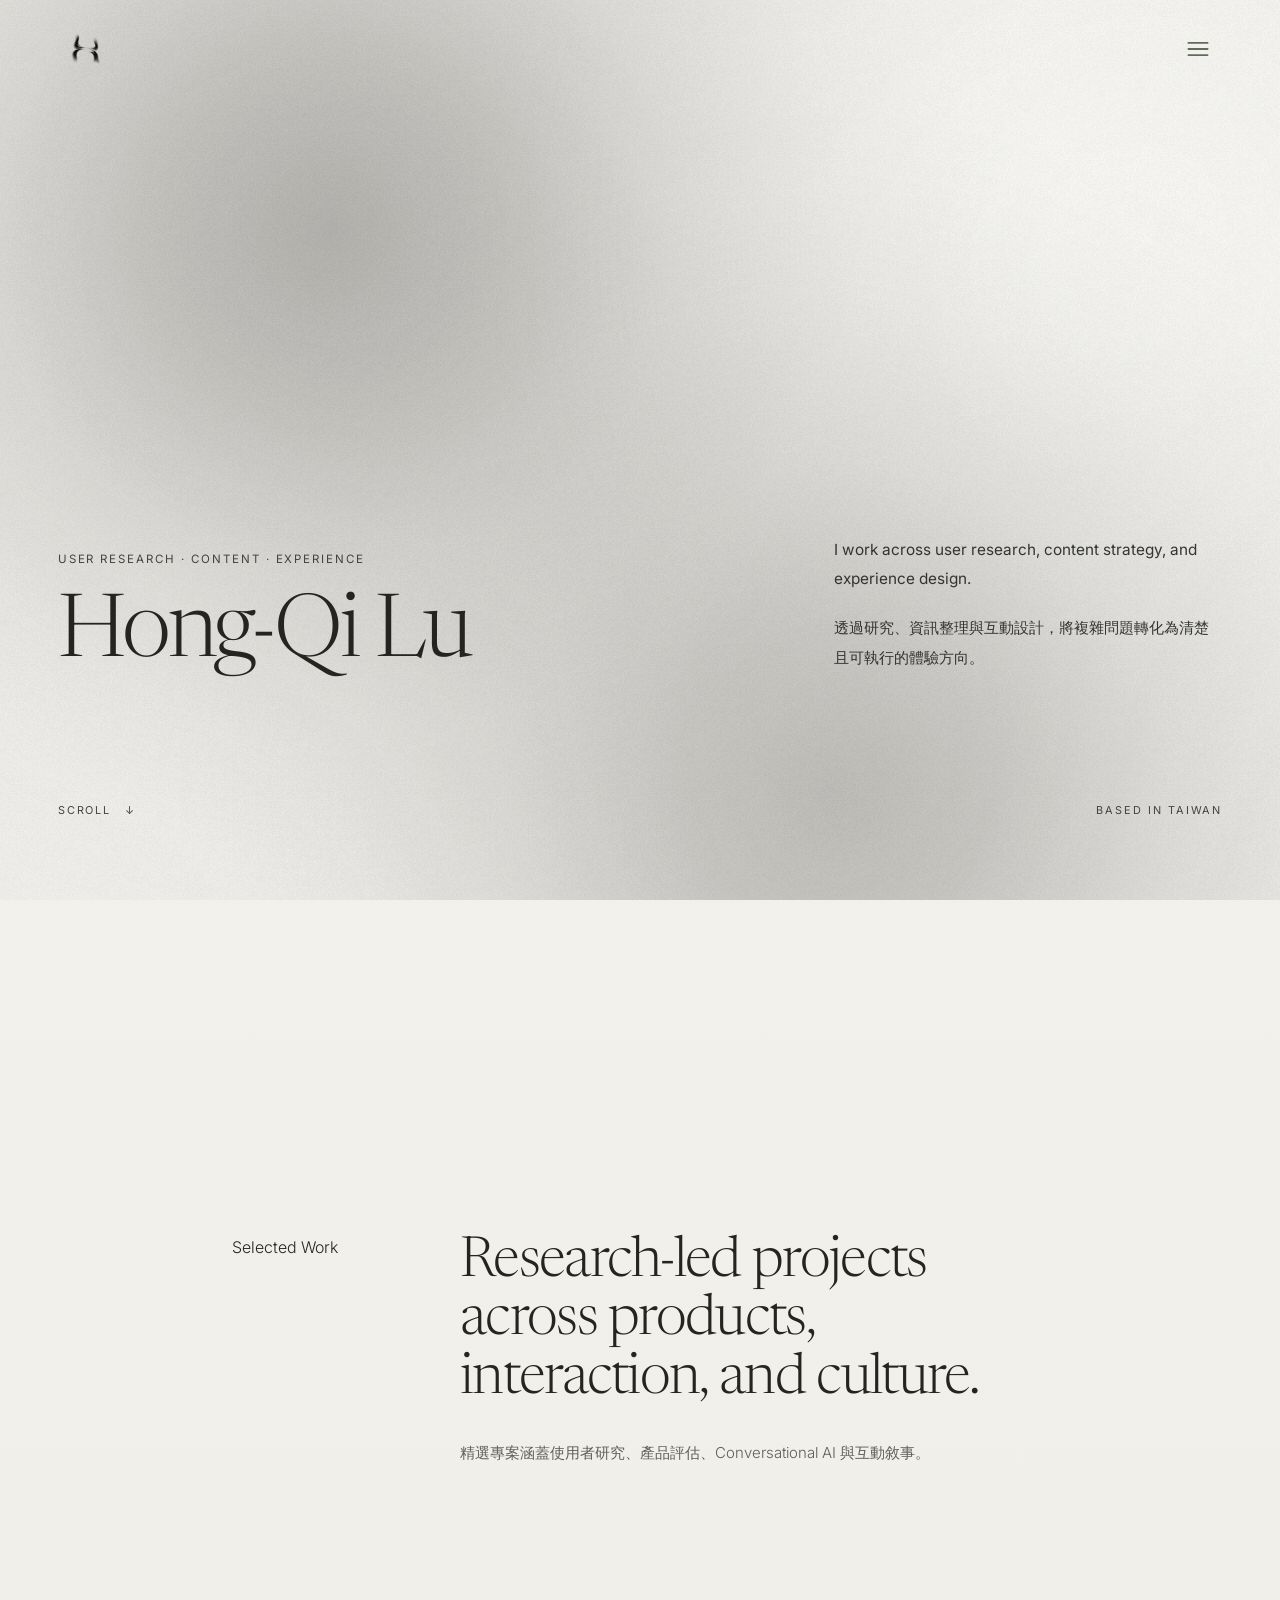
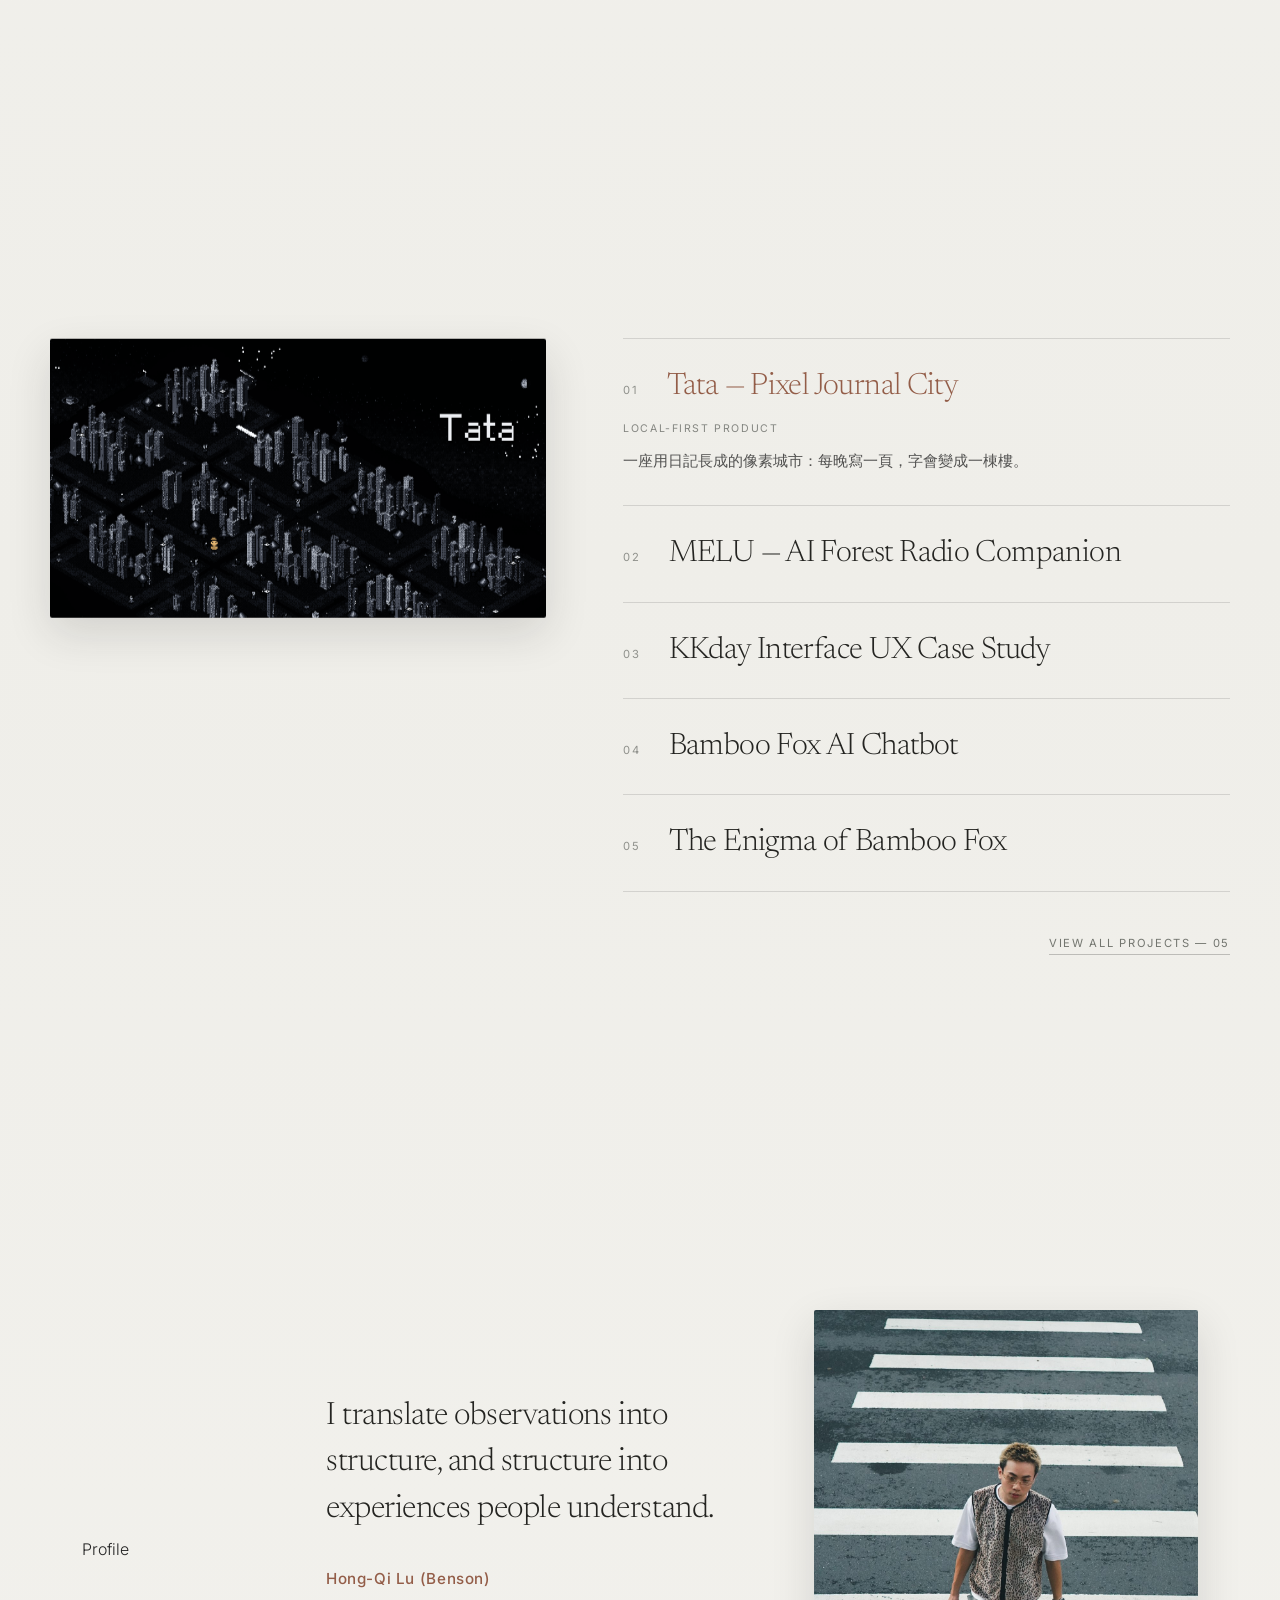
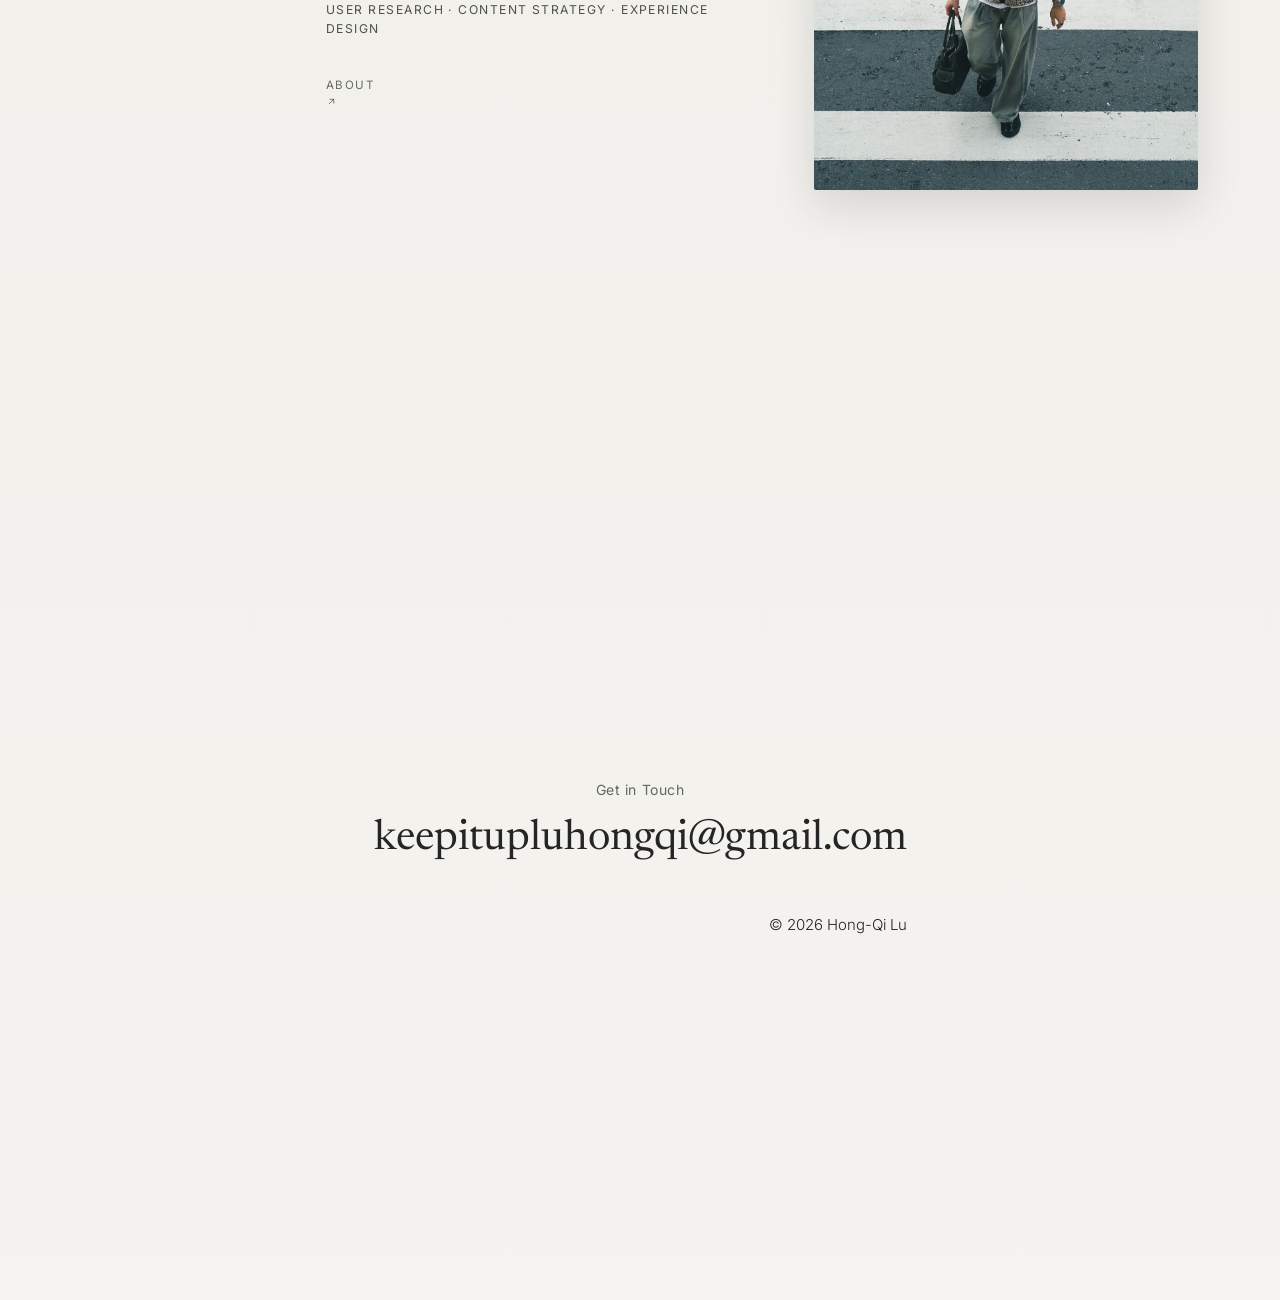
<file: index.html>
<!DOCTYPE html>
<html lang="zh-Hant">
<head>
<meta charset="UTF-8">
<meta name="viewport" content="width=device-width, initial-scale=1.0">
<title>Hong-Qi Lu — Selected Work</title>
<link rel="preconnect" href="https://fonts.googleapis.com">
<link rel="preconnect" href="https://fonts.gstatic.com" crossorigin>
<link href="https://fonts.googleapis.com/css2?family=Newsreader:ital,opsz,wght@0,6..72,300;0,6..72,400;0,6..72,500;1,6..72,400&family=Inter:wght@300;400;500&display=swap" rel="stylesheet">
<meta name="description" content="Hong-Qi Lu (Benson) — portfolio in user research, content strategy, and experience design. Based in Taiwan.">
<link rel="icon" type="image/png" href="assets/logo/hongqi-h-logo.png">
<meta property="og:type" content="website">
<meta property="og:title" content="Hong-Qi Lu — Selected Work">
<meta property="og:description" content="Portfolio in user research, content strategy, and experience design.">
<meta property="og:image" content="https://benson-lu77.github.io/Benson/assets/logo/hongqi-h-logo.png">
<meta property="og:url" content="https://benson-lu77.github.io/Benson/">
<link rel="stylesheet" href="style.css?v=20260903-hero4">
<style>
  /* Full-page scroll-snap: 5 homepage screens (desktop only) */
  @media (min-width: 761px){
    html{
      scroll-snap-type:y mandatory;
      scroll-behavior:smooth;
    }
    .page-home{ overscroll-behavior-y:none; }
    /* nav overlays so every screen snaps cleanly to the top */
    .page-home .site-nav{
      position: fixed;
      top: 0; left: 0; right: 0;
      z-index: 50;
    }
    .water-hero{ min-height: 100svh; }
    [data-home-panel]{
      scroll-snap-align: start;
      scroll-snap-stop: always;
    }
    .water-hero,
    .work-intro,
    .project-showcase,
    .home-profile,
    .site-footer{
      min-height: 100svh;
      display: flex;
      flex-direction: column;
      justify-content: center;
    }
    .home-profile{ padding-top: 0; padding-bottom: 0; }
    /* clear the fixed nav + breathing room so the project list isn't jammed to the top */
    .project-showcase{ padding-top: clamp(96px, 12vh, 140px); }
    .site-footer{
      margin-top: 0;
      border-top: 0;
      background: transparent;
    }
  }
  @media (min-width:901px) and (max-height:820px){
    .page-home .project-showcase{
      padding-top:82px;
      padding-bottom:34px;
    }
    .page-home .project-panel__row{ padding:11px 0; }
    .page-home .project-panel__title{ font-size:clamp(1.15rem,1.7vw,1.55rem); }
    .page-home .project-panel__meta{ padding-top:6px; }
    .page-home .project-panel__desc{ font-size:.82rem; line-height:1.5; }
    .page-home .project-index__viewall{ margin-top:16px; }
  }
  @media (prefers-reduced-motion:reduce){
    html{ scroll-behavior:auto; }
  }
</style>
</head>
<body class="page-home">

<a class="skip-link" href="#main-content">Skip to content</a>

<div class="site-water-layer" aria-hidden="true">
  <canvas id="siteWaterCanvas"></canvas>
</div>

<nav class="site-nav">
  <div class="wrap">
    <a
      href="index.html"
      class="nav-name site-logo--image"
      aria-label="Hong-Qi Lu — Home"
    >
      <img
        src="assets/logo/hongqi-h-logo.png?v=20260625-transparent"
        alt=""
        class="site-logo-image"
      >
    </a>
    <div class="nav-menu">
      <ul>
        <li><a href="index.html" class="nav-link active">Home</a></li>
        <li><a href="projects.html" class="nav-link">Projects</a></li>
        <li><a href="about.html" class="nav-link">About</a></li>
        <li><a href="contact.html" class="nav-link">Contact</a></li>
      </ul>
      <button class="nav-toggle" type="button" aria-label="Menu" aria-expanded="false">
        <svg viewBox="0 0 24 24" xmlns="http://www.w3.org/2000/svg" aria-hidden="true">
          <rect x="3" y="6" width="18" height="1.6" rx="0.8" fill="currentColor"/>
          <rect x="3" y="11.2" width="18" height="1.6" rx="0.8" fill="currentColor"/>
          <rect x="3" y="16.4" width="18" height="1.6" rx="0.8" fill="currentColor"/>
        </svg>
      </button>
    </div>
  </div>
</nav>

<section class="water-hero" id="main-content" aria-labelledby="water-hero-title" data-home-panel>
  <div class="water-hero__frame wrap">
    <div class="water-hero__identity">
      <div class="water-hero__title water-reveal">
        <p class="water-hero__kicker">
          USER RESEARCH · CONTENT · EXPERIENCE
        </p>
        <h1 id="water-hero-title">
          Hong-Qi Lu
        </h1>
      </div>
      <div class="water-hero__intro water-reveal">
        <p>
          I work across user research, content strategy,
          and experience design.
        </p>
        <p>
          透過研究、資訊整理與互動設計，將複雜問題轉化為清楚且可執行的體驗方向。</p>
      </div>
    </div>
    <div class="water-hero__bottom water-reveal">
      <a href="#selected-work" class="water-hero__scroll">
        <span>SCROLL</span>
        <span aria-hidden="true">↓</span>
      </a>
      <p>
        BASED IN TAIWAN
      </p>
    </div>
  </div>
</section>


<section class="work-intro water-section" id="selected-work" data-home-panel>
  <div class="wrap work-intro__inner">
    <p class="case-label water-reveal">
      Selected Work
    </p>
    <div class="work-intro__copy water-reveal">
      <h2>
        Research-led projects across
        products, interaction, and culture.
      </h2>
      <p>
        精選專案涵蓋使用者研究、產品評估、Conversational AI 與互動敘事。</p>
    </div>
  </div>
</section>

<section class="project-showcase project-panel water-section" aria-label="Selected projects" data-home-panel>
  <div class="project-panel__inner water-reveal">

    <div class="project-panel__media" aria-hidden="true">
      <div class="project-panel__frame">
        <img src="assets/tata/tata-hero.png" alt="">
      </div>
    </div>

    <div class="project-panel__list">

      <a href="project-tata.html" class="project-panel__row is-active"
         data-cover="assets/tata/tata-hero.png">
        <span class="project-panel__head">
          <span class="project-panel__num" aria-hidden="true">01</span>
          <span class="project-panel__title">Tata — Pixel Journal City</span>
        </span>
        <span class="project-panel__detail">
          <span class="project-panel__detail-inner">
            <span class="project-panel__meta">Local-first Product</span>
            <span class="project-panel__desc">一座用日記長成的像素城市：每晚寫一頁，字會變成一棟樓。</span>
            <img class="project-panel__thumb" src="assets/tata/tata-hero.png" alt="" loading="lazy">
          </span>
        </span>
      </a>

      <a href="project-melu.html" class="project-panel__row"
         data-cover="assets/melu/melu-cover-icon.svg">
        <span class="project-panel__head">
          <span class="project-panel__num" aria-hidden="true">02</span>
          <span class="project-panel__title">MELU — AI Forest Radio Companion</span>
        </span>
        <span class="project-panel__detail">
          <span class="project-panel__detail-inner">
            <span class="project-panel__meta">AI Music Companion</span>
            <span class="project-panel__desc">結合 AI 對話、音樂推薦與情緒紀錄的森林電台。</span>
            <img class="project-panel__thumb" src="assets/melu/melu-cover-icon.svg" alt="" loading="lazy">
          </span>
        </span>
      </a>

      <a href="project-kkday.html" class="project-panel__row"
         data-cover="assets/kkday/kkday-project-cover.svg">
        <span class="project-panel__head">
          <span class="project-panel__num" aria-hidden="true">03</span>
          <span class="project-panel__title">KKday Interface UX Case Study</span>
        </span>
        <span class="project-panel__detail">
          <span class="project-panel__detail-inner">
            <span class="project-panel__meta">User Research &amp; Product Evaluation</span>
            <span class="project-panel__desc">重新檢視旅遊商品從探索、比較到預訂的決策體驗。</span>
            <img class="project-panel__thumb" src="assets/kkday/kkday-project-cover.svg" alt="" loading="lazy">
          </span>
        </span>
      </a>

      <a href="project-bamboofox-chatbot.html" class="project-panel__row"
         data-cover="assets/bamboofox-chatbot/bamboofox-chatbot-cover.png">
        <span class="project-panel__head">
          <span class="project-panel__num" aria-hidden="true">04</span>
          <span class="project-panel__title">Bamboo Fox AI Chatbot</span>
        </span>
        <span class="project-panel__detail">
          <span class="project-panel__detail-inner">
            <span class="project-panel__meta">Research &amp; Conversational Experience</span>
            <span class="project-panel__desc">評估五個版本的對話機器人，將質化回饋轉化為 prompt 規則與改善方向。</span>
            <img class="project-panel__thumb" src="assets/bamboofox-chatbot/bamboofox-chatbot-cover.png" alt="" loading="lazy">
          </span>
        </span>
      </a>

      <a href="project-enigma.html" class="project-panel__row"
         data-cover="assets/enigma/cover-fox-forest.jpg">
        <span class="project-panel__head">
          <span class="project-panel__num" aria-hidden="true">05</span>
          <span class="project-panel__title">The Enigma of Bamboo Fox</span>
        </span>
        <span class="project-panel__detail">
          <span class="project-panel__detail-inner">
            <span class="project-panel__meta">Interactive Storytelling</span>
            <span class="project-panel__desc">將校園吉祥物故事重構為互動敘事體驗，並轉化為可測試的 Figma 原型。</span>
            <img class="project-panel__thumb" src="assets/enigma/cover-fox-forest.jpg" alt="" loading="lazy">
          </span>
        </span>
      </a>

    </div>
  </div>

  <div class="project-index__viewall water-reveal">
    <a href="projects.html">VIEW ALL PROJECTS — 05</a>
  </div>
</section>

<section class="home-profile water-section" data-home-panel>
  <div class="wrap home-profile__inner">
    <p class="case-label water-reveal">
      Profile
    </p>
    <div class="home-profile__copy water-reveal">
      <p>
        I translate observations into structure,
        and structure into experiences people understand.
      </p>
      <p class="home-profile__name">Hong-Qi Lu (Benson)</p>
      <p class="home-profile__role">User Research · Content Strategy · Experience Design</p>
      <a href="about.html" class="home-profile__link">
        About
        <svg class="link-arrow" viewBox="0 0 16 16" xmlns="http://www.w3.org/2000/svg" aria-hidden="true">
          <path d="M4.75 11.25 11.25 4.75M5.75 4.75h5.5v5.5"
                fill="none" stroke="currentColor" stroke-width="1.3"
                stroke-linecap="round" stroke-linejoin="round"/>
        </svg>
      </a>
    </div>
    <figure class="home-profile__portrait water-reveal">
      <img
        src="assets/profile-home.jpg"
        alt="Hong-Qi Lu (Benson) portrait"
        loading="lazy"
      >
    </figure>
  </div>
</section>

<footer class="site-footer" data-home-panel>
  <div class="wrap">
    <a href="contact.html" class="footer-getintouch">
      <span class="footer-getintouch__eyebrow">Get in Touch</span>
      <span class="footer-getintouch__email">keepitupluhongqi@gmail.com</span>
    </a>
    <p class="footer-note">© 2026 Hong-Qi Lu</p>
  </div>
</footer>

<button class="back-to-top" aria-label="Back to top" onclick="window.scrollTo({top:0,behavior:'smooth'})">↑</button>

<script src="water-hero.js?v=20260714-water-ripple2"></script>
<script src="home-scroll.js?v=20260714-home-five-panels7"></script>
<script src="nav.js?v=20260717c"></script>
</body>
</html>
</file>
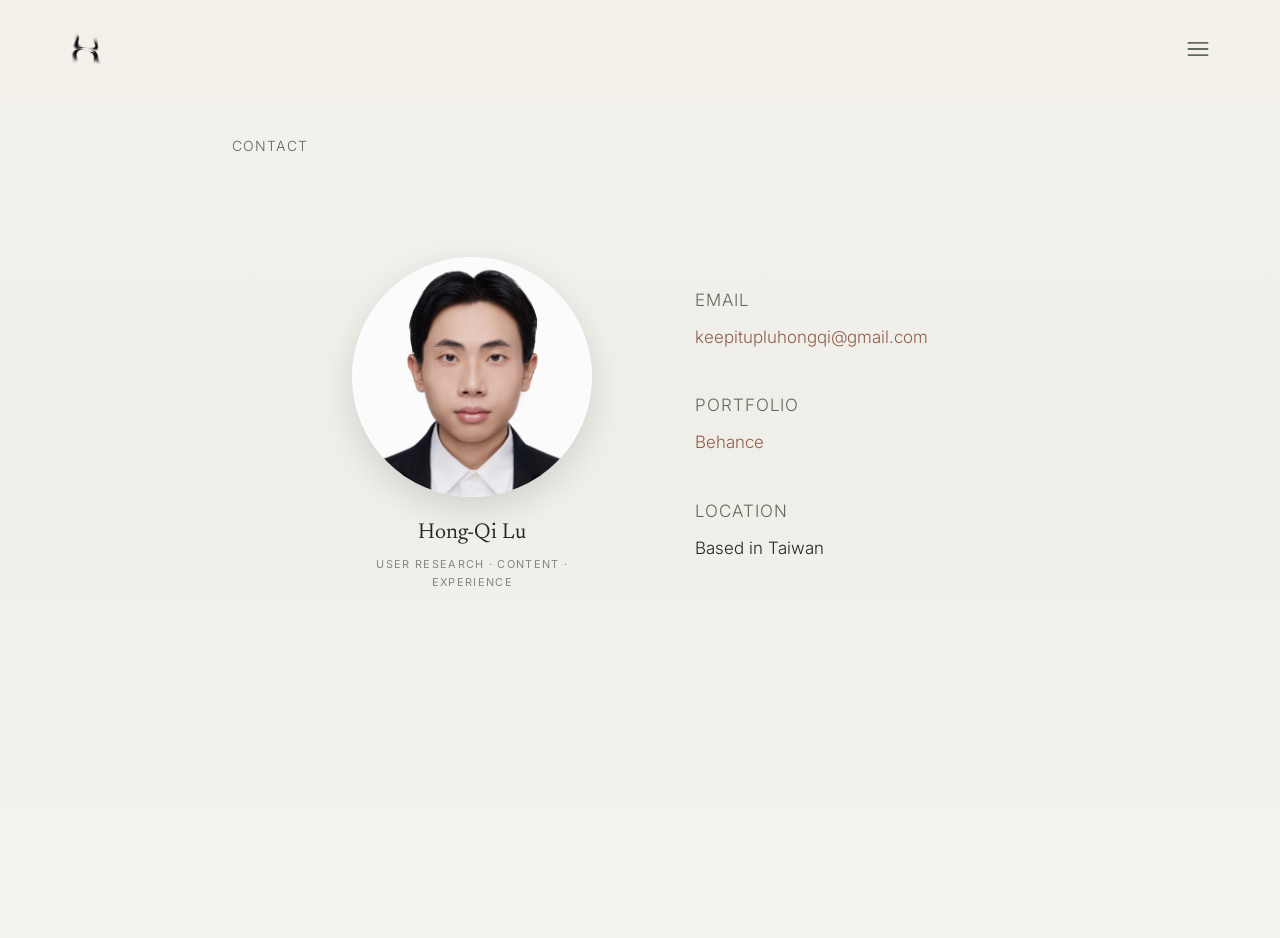
<file: contact.html>
<!DOCTYPE html>
<html lang="zh-Hant">
<head>
<meta charset="UTF-8">
<meta name="viewport" content="width=device-width, initial-scale=1.0">
<title>Contact — Hong-Qi Lu</title>
<link rel="preconnect" href="https://fonts.googleapis.com">
<link rel="preconnect" href="https://fonts.gstatic.com" crossorigin>
<link href="https://fonts.googleapis.com/css2?family=Newsreader:ital,opsz,wght@0,6..72,300;0,6..72,400;0,6..72,500;1,6..72,400&family=Inter:wght@300;400;500&display=swap" rel="stylesheet">
<meta name="description" content="Get in touch with Hong-Qi Lu — email and Behance portfolio. Based in Taiwan.">
<link rel="icon" type="image/png" href="assets/logo/hongqi-h-logo.png">
<link rel="stylesheet" href="style.css?v=20260903-hero4">
<style>
  .site-nav{ border-bottom:0; }
  @media (min-width:761px){
    .contact-list{
      min-height:calc(100svh - 150px);
      display:flex;
      align-items:center;
      padding-bottom:0;
    }
    .contact-list .contact-layout{
      width:100%;
      grid-template-columns:clamp(180px,20vw,240px) auto;
      justify-content:center;
      gap:clamp(64px,8vw,120px);
      transform:translateY(5vh);
    }
  }

  /* Mobile: portrait centred, info tightened up */
  @media (max-width:760px){
    .contact-list{ padding:0 0 56px; gap:0; }
    .contact-list .contact-layout{
      grid-template-columns:1fr;
      justify-items:center;
      text-align:center;
      gap:24px;
      padding-top:4px;
    }
    .contact-portrait{ margin:0 auto; max-width:170px; }
    .contact-list__items{
      width:100%;
      align-items:center;
      gap:22px;
    }
  }
</style>
</head>
<body>

<a class="skip-link" href="#main-content">Skip to content</a>

<nav class="site-nav">
  <div class="wrap">
    <a
      href="index.html"
      class="nav-name site-logo--image"
      aria-label="Hong-Qi Lu — Home"
    >
      <img
        src="assets/logo/hongqi-h-logo.png?v=20260625-transparent"
        alt=""
        class="site-logo-image"
      >
    </a>
    <div class="nav-menu">
      <ul>
        <li><a href="index.html" class="nav-link">Home</a></li>
        <li><a href="projects.html" class="nav-link">Projects</a></li>
        <li><a href="about.html" class="nav-link">About</a></li>
        <li><a href="contact.html" class="nav-link active">Contact</a></li>
      </ul>
      <button class="nav-toggle" type="button" aria-label="Menu" aria-expanded="false">
        <svg viewBox="0 0 24 24" xmlns="http://www.w3.org/2000/svg" aria-hidden="true">
          <rect x="3" y="6" width="18" height="1.6" rx="0.8" fill="currentColor"/>
          <rect x="3" y="11.2" width="18" height="1.6" rx="0.8" fill="currentColor"/>
          <rect x="3" y="16.4" width="18" height="1.6" rx="0.8" fill="currentColor"/>
        </svg>
      </button>
    </div>
  </div>
</nav>

<header class="site-header slim" id="main-content">
  <div class="wrap">
    <h1 class="eyebrow">Contact</h1>
  </div>
</header>

<section class="contact-list">
  <div class="wrap contact-layout">
    <figure class="contact-portrait">
      <img
        src="assets/profile-contact.jpg"
        alt="Hong-Qi Lu (Benson) portrait"
      >
      <figcaption>
        <strong>Hong-Qi Lu</strong>
        <span>User Research · Content · Experience</span>
      </figcaption>
    </figure>
    <div class="contact-list__items">
      <div>
        <p class="footer-label">Email</p>
        <a href="mailto:keepitupluhongqi@gmail.com">keepitupluhongqi@gmail.com</a>
      </div>
      <div>
        <p class="footer-label">Portfolio</p>
        <a href="https://www.behance.net/gallery/245533951/BENSON_PORTFOLIO" target="_blank" rel="noopener">Behance</a>
      </div>
      <div>
        <p class="footer-label">Location</p>
        <p>Based in Taiwan</p>
      </div>
    </div>
  </div>
</section>


<script src="nav.js?v=20260717c"></script>
</body>
</html>
</file>
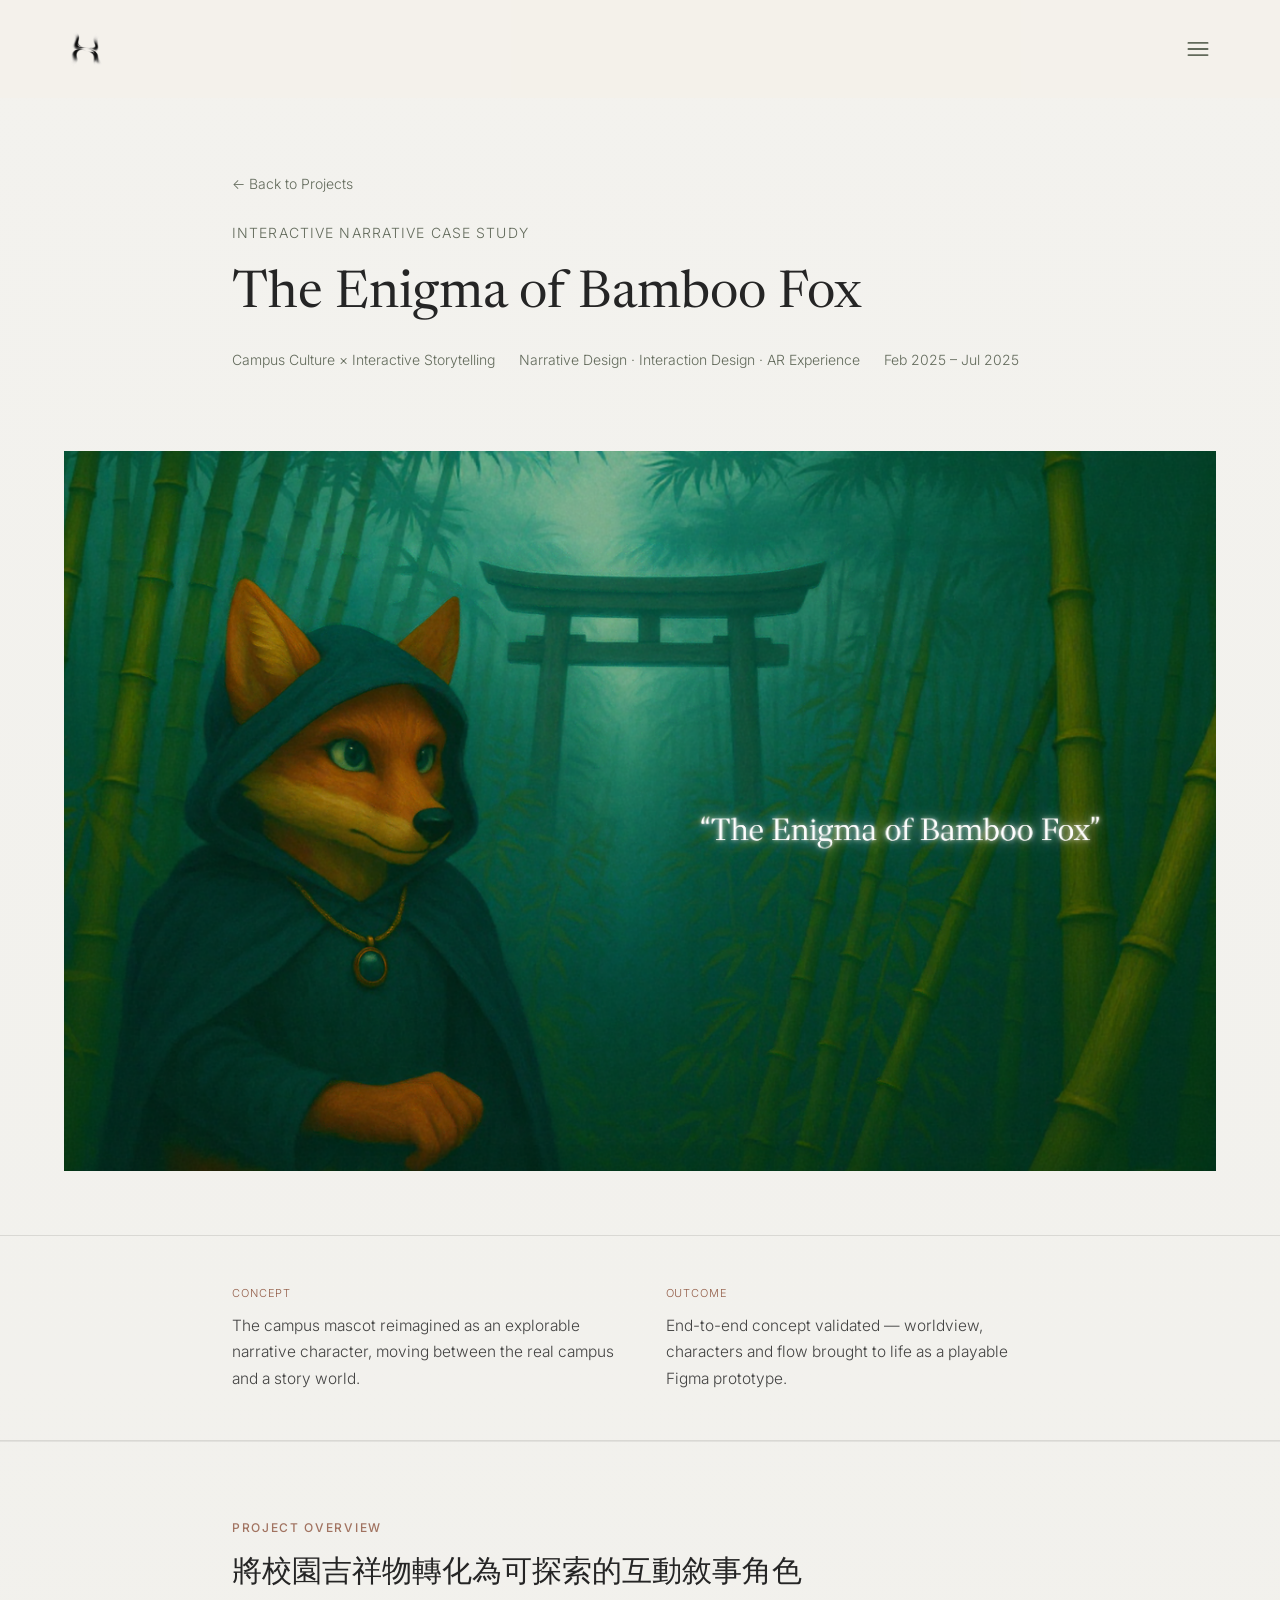
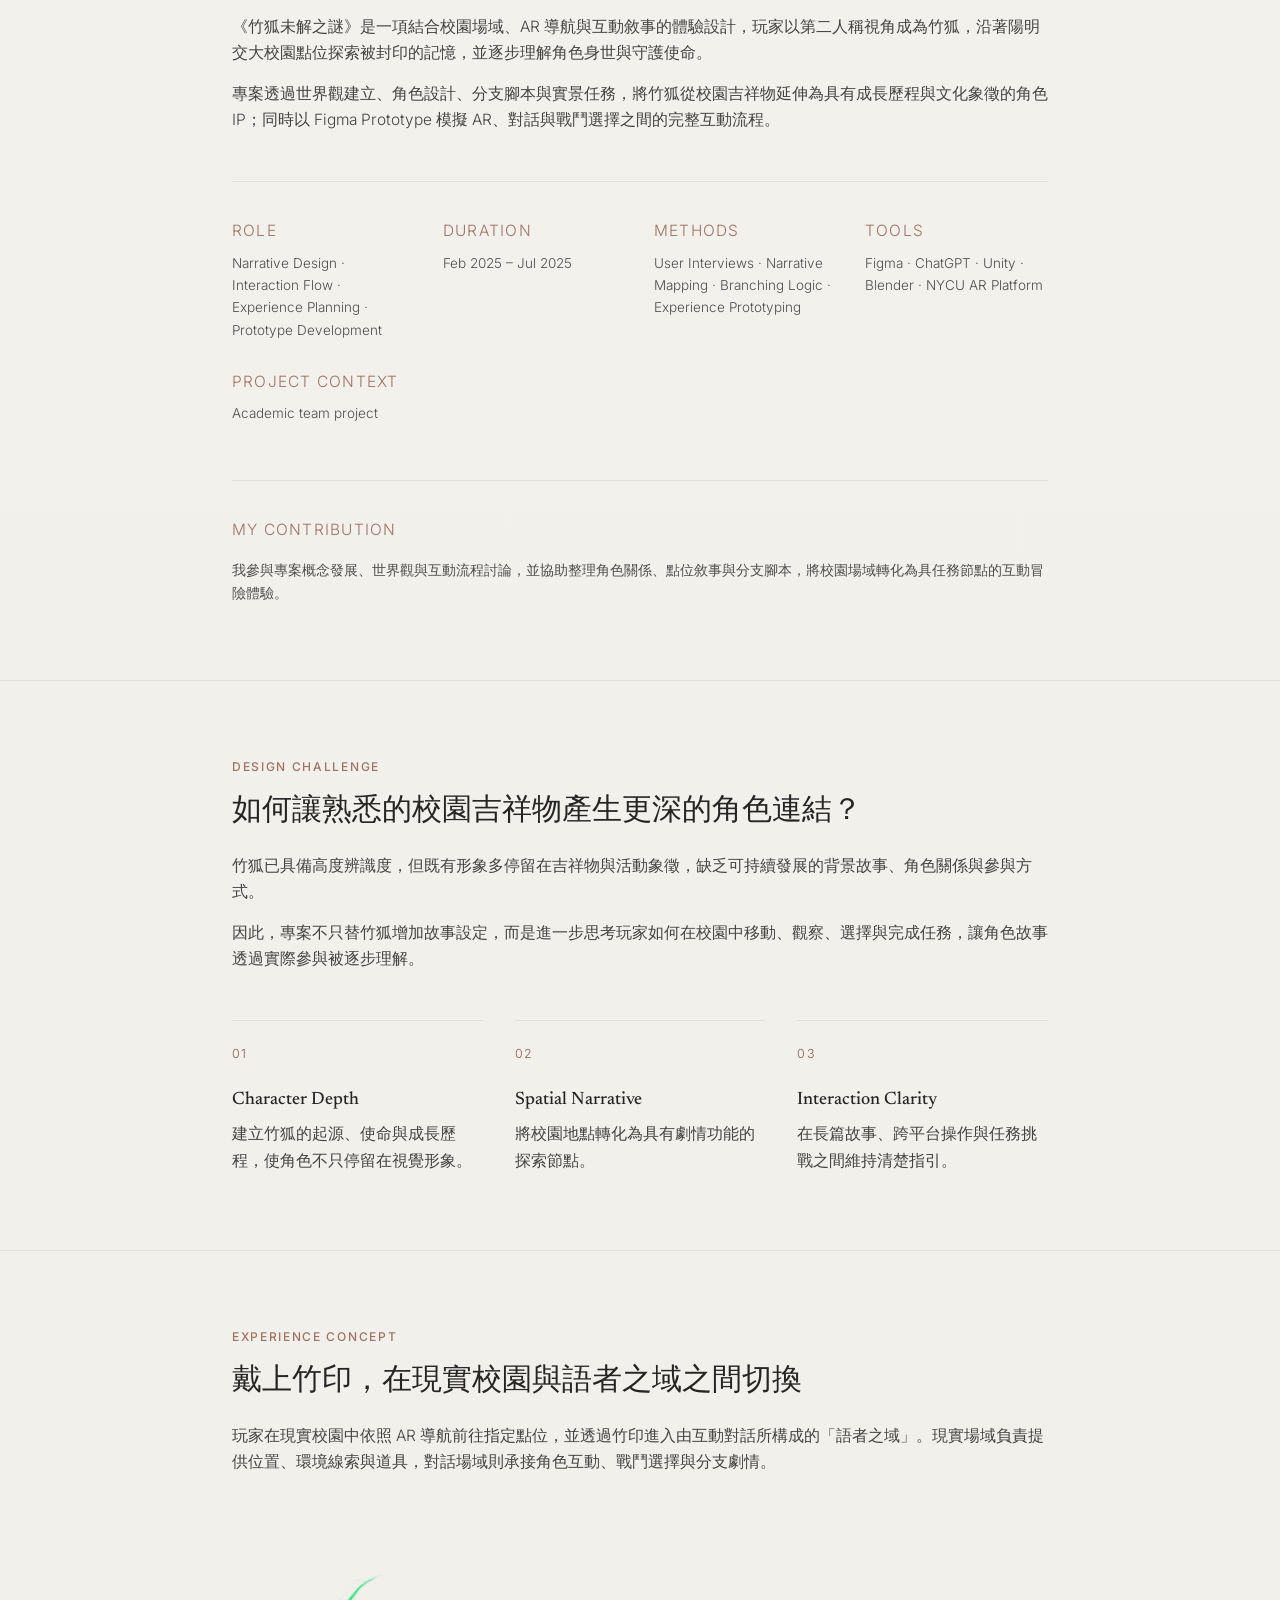
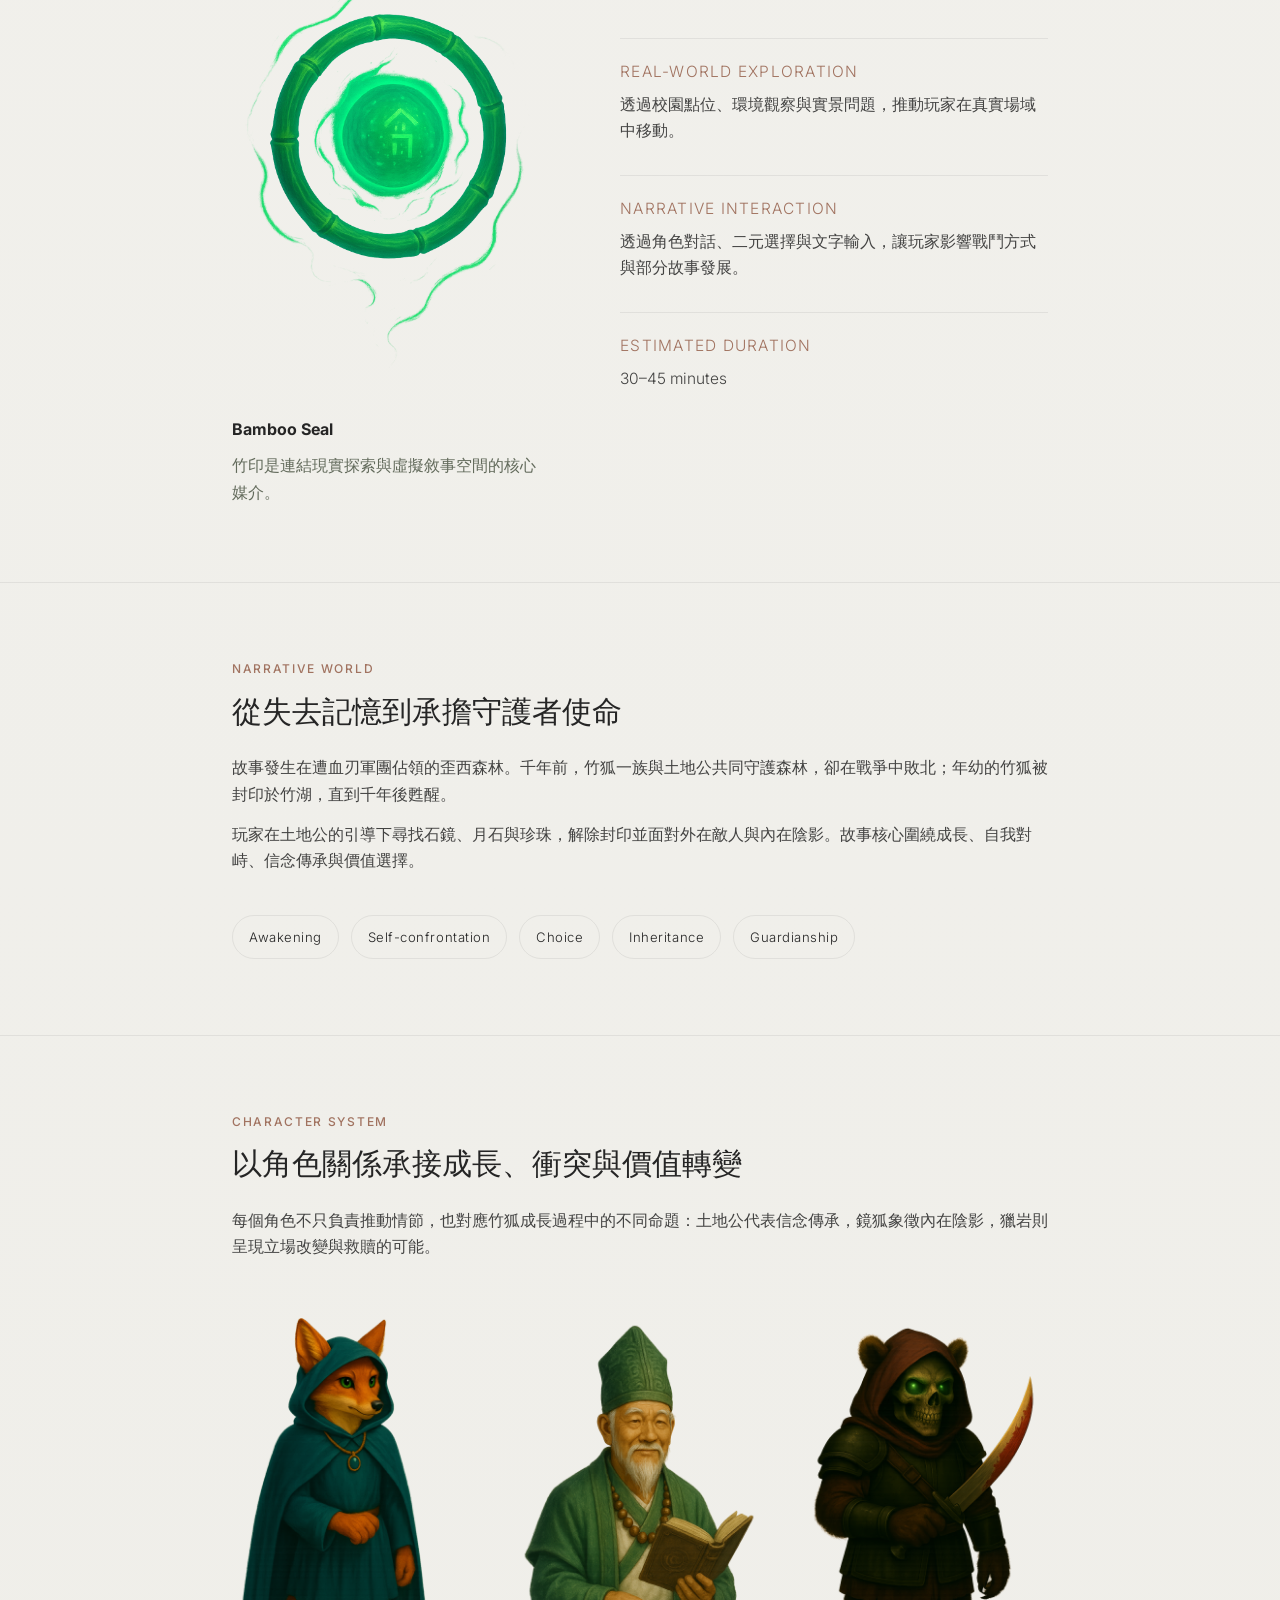
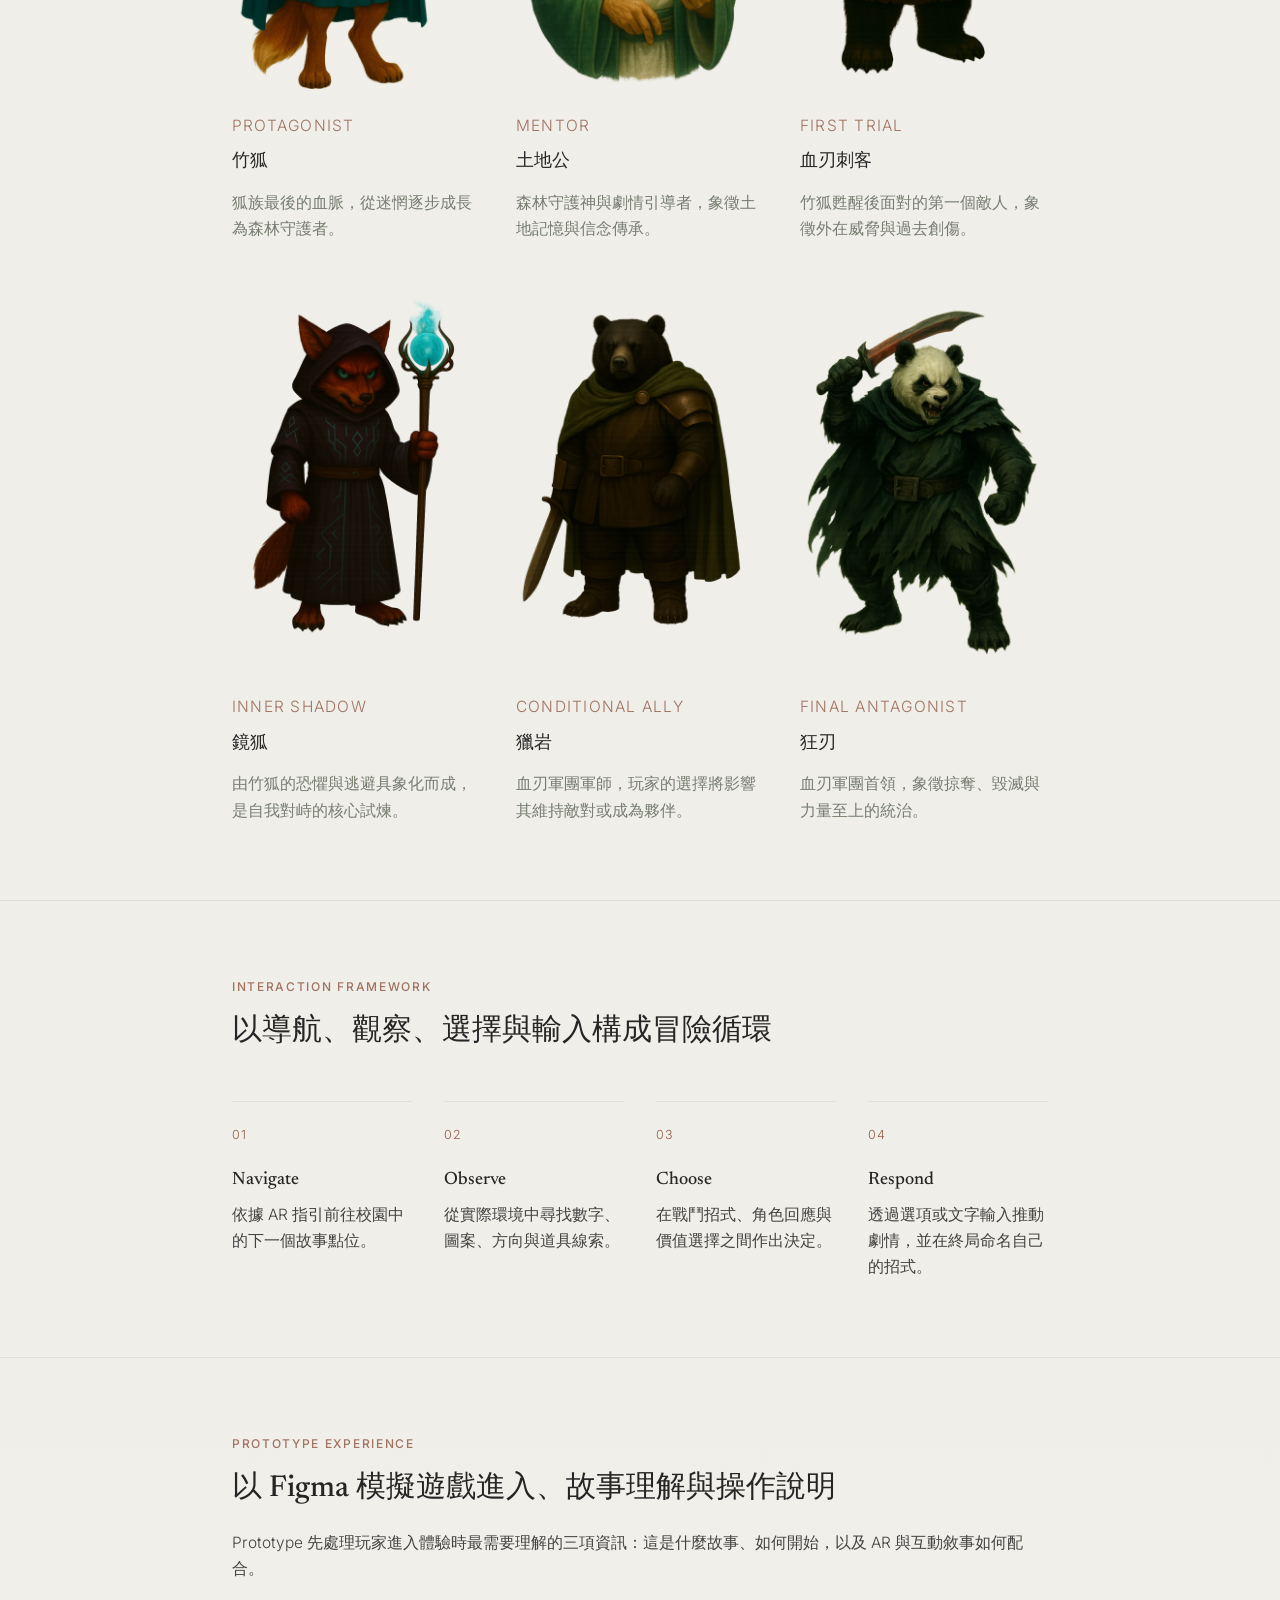
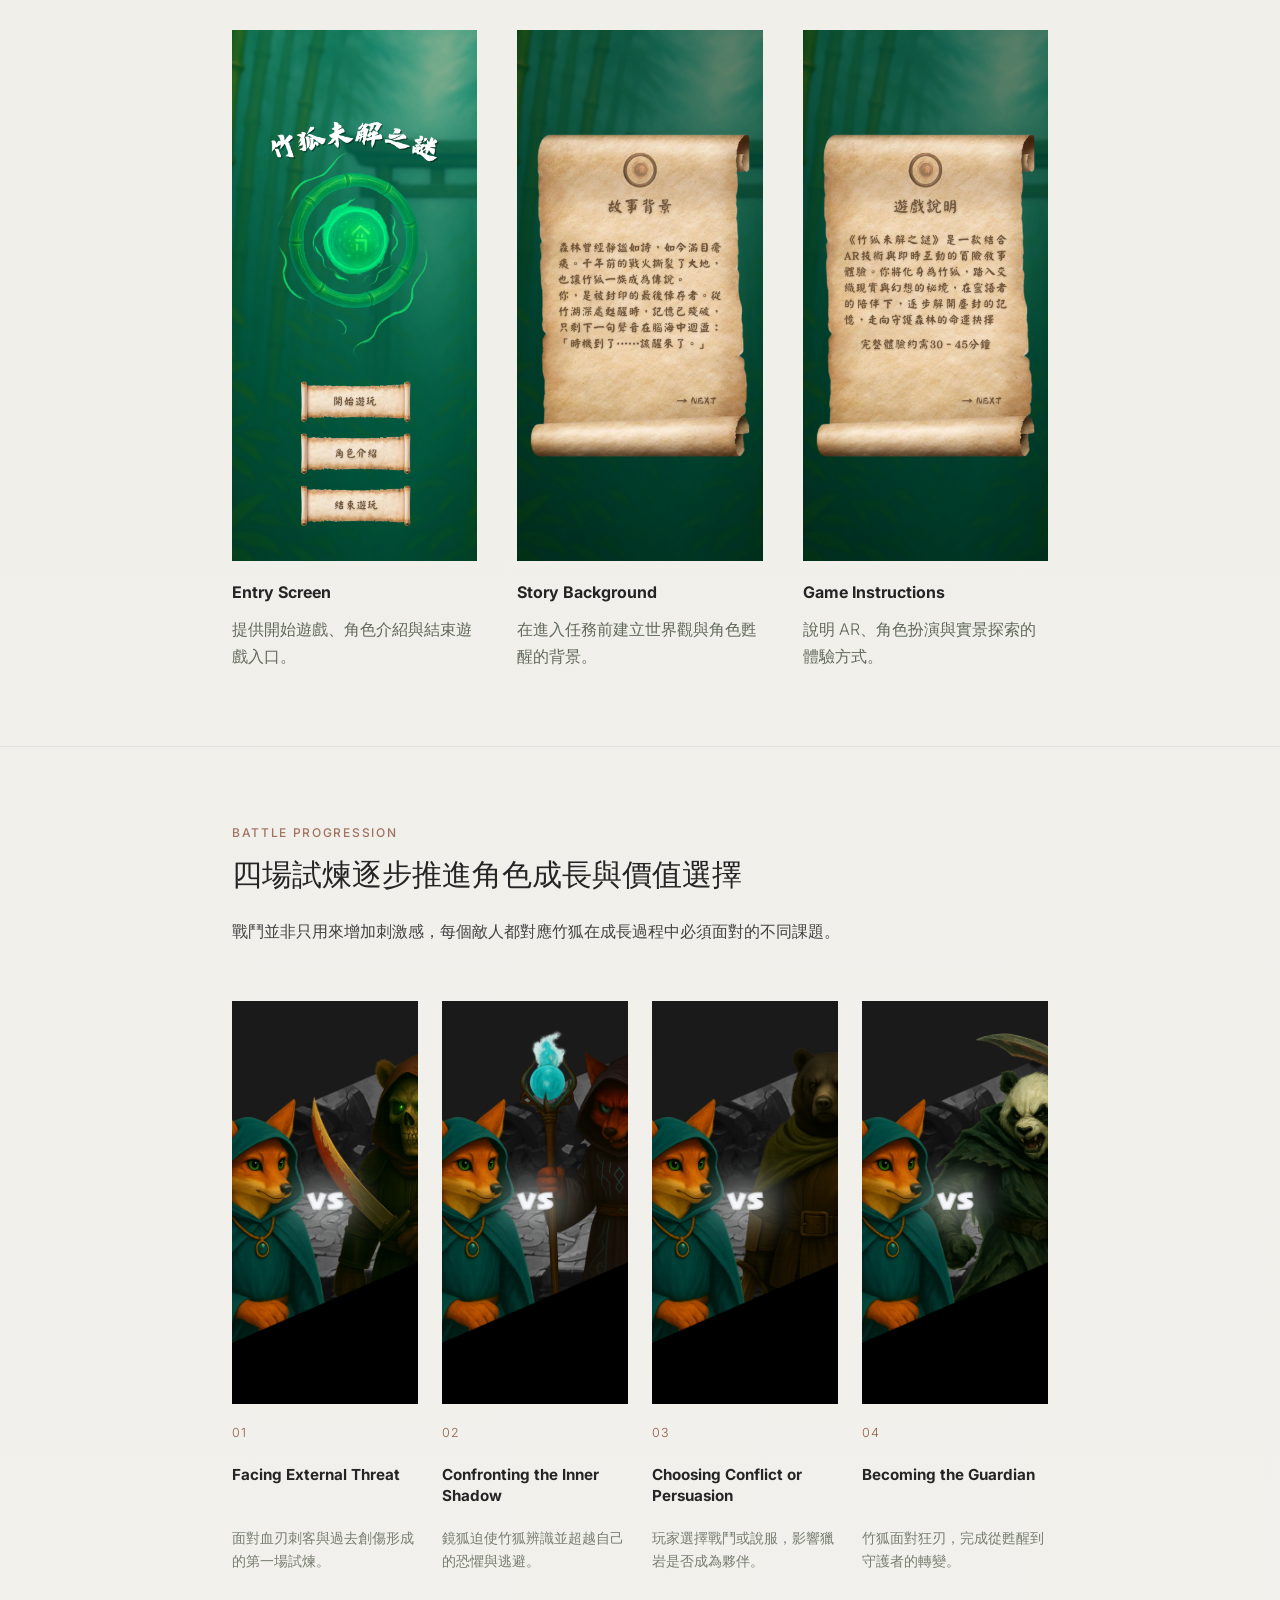
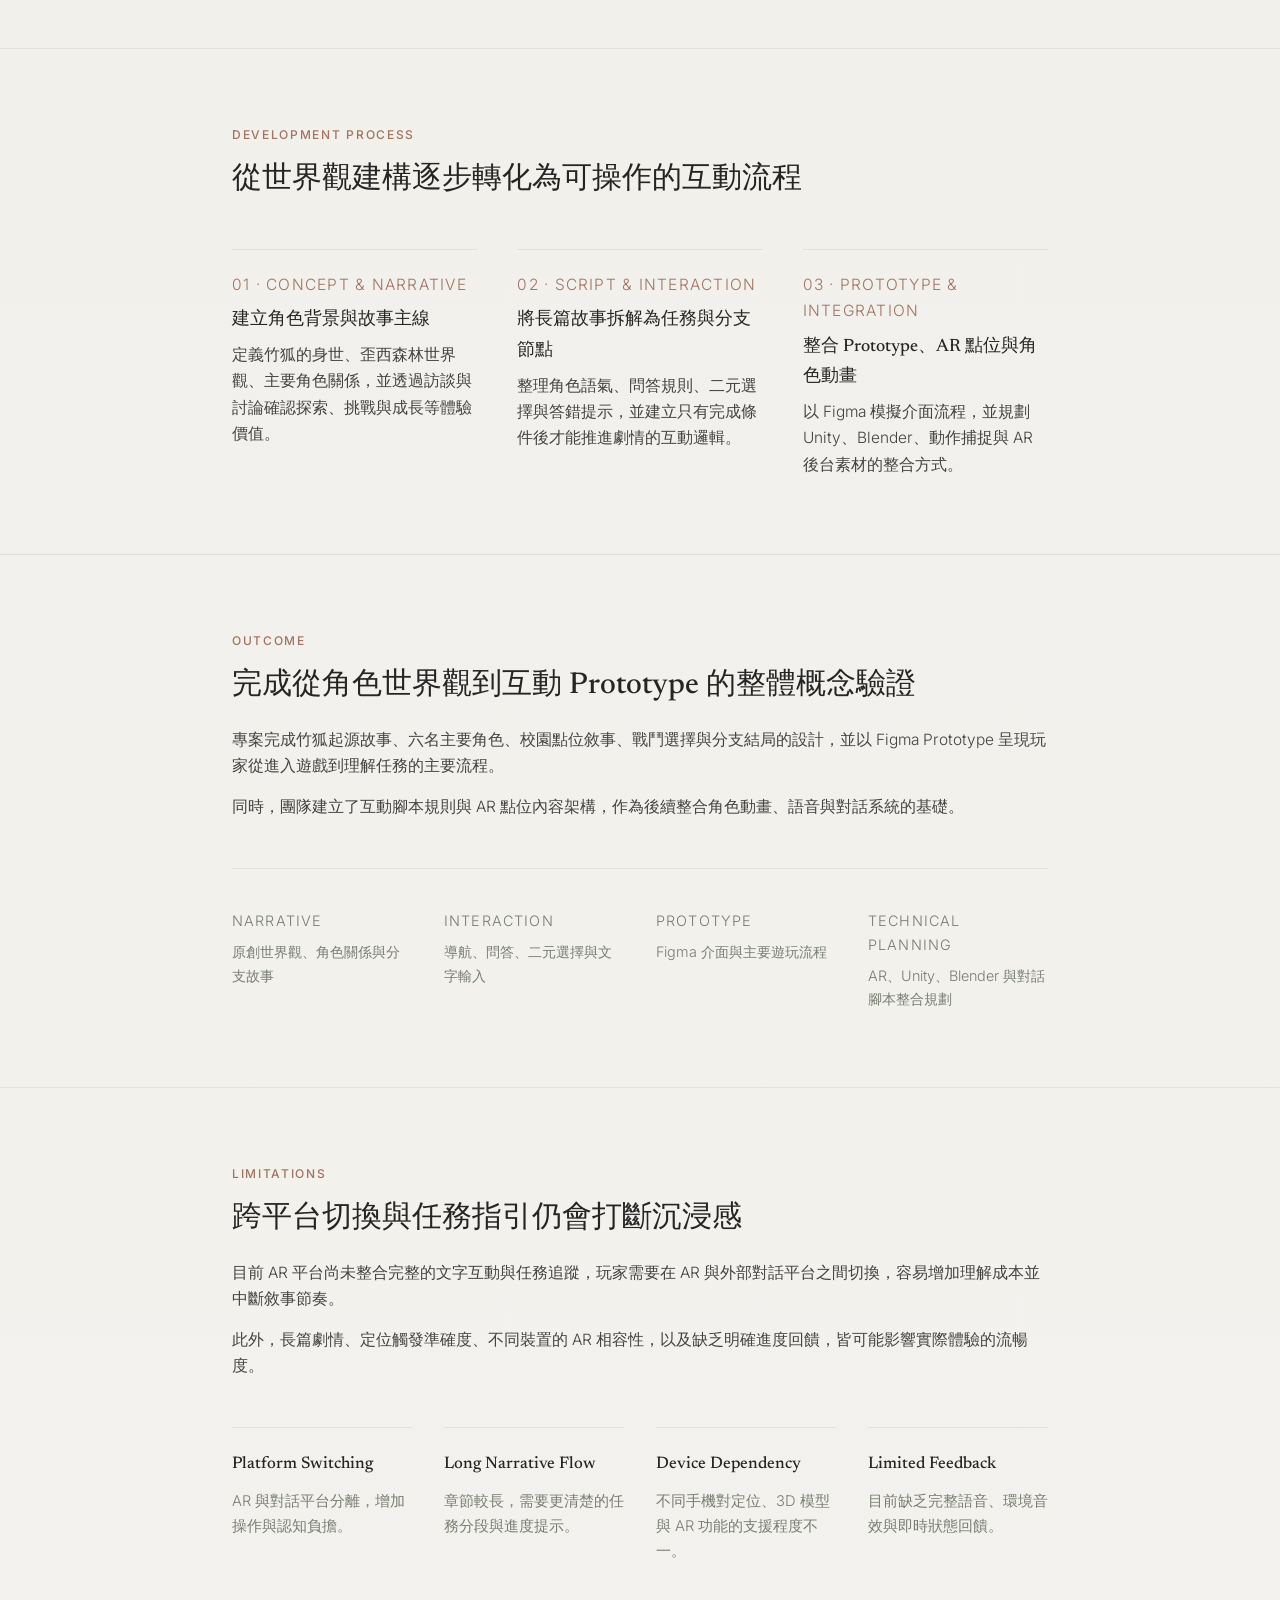
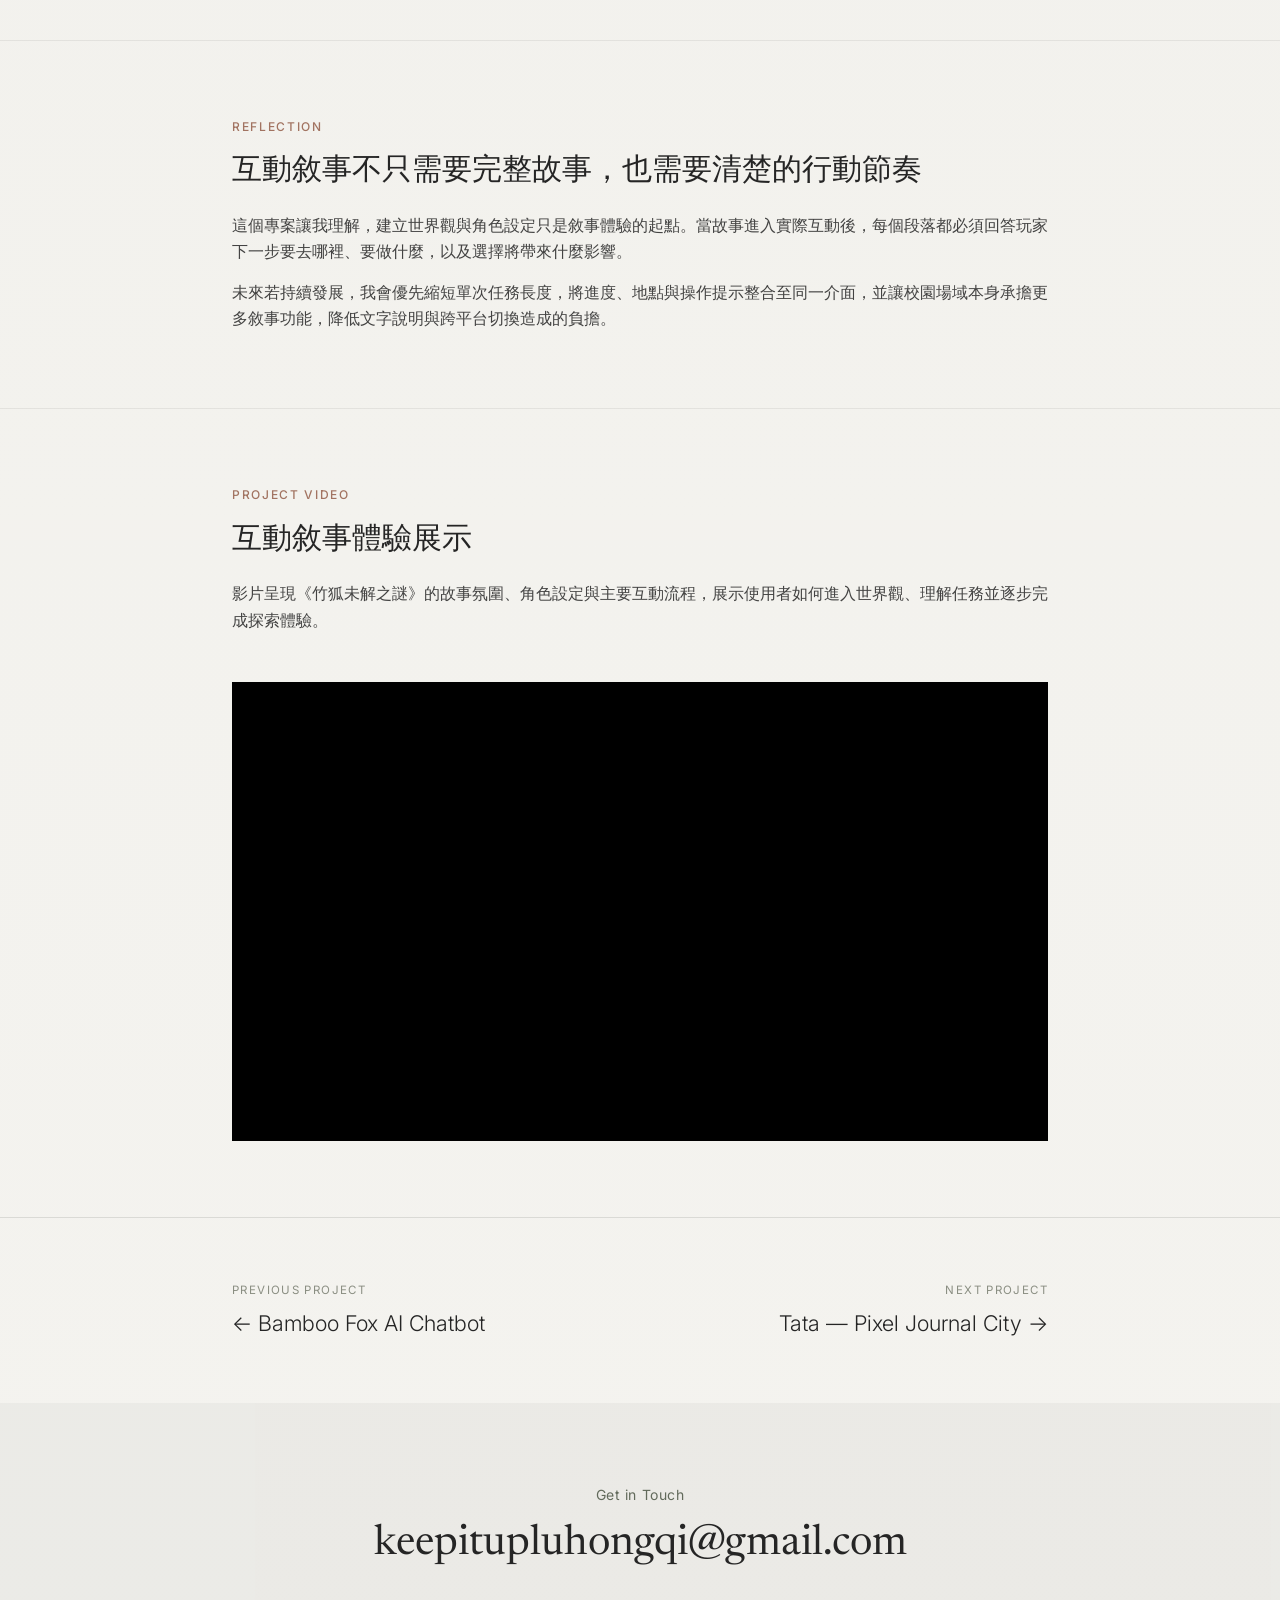
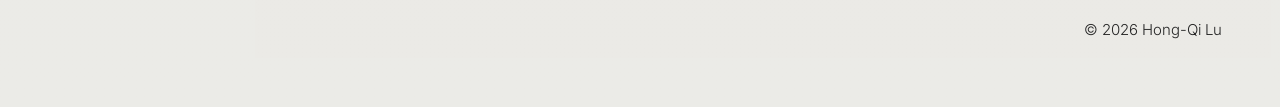
<file: project-enigma.html>
<!DOCTYPE html>
<html lang="zh-Hant">
<head>
<meta charset="UTF-8">
<meta name="viewport" content="width=device-width, initial-scale=1.0">
<title>The Enigma of Bamboo Fox — Hong-Qi Lu</title>
<link rel="preconnect" href="https://fonts.googleapis.com">
<link rel="preconnect" href="https://fonts.gstatic.com" crossorigin>
<link href="https://fonts.googleapis.com/css2?family=Newsreader:ital,opsz,wght@0,6..72,300;0,6..72,400;0,6..72,500;1,6..72,400&family=Inter:wght@300;400;500&display=swap" rel="stylesheet">
<meta name="description" content="The Enigma of Bamboo Fox — an interactive narrative experience structured, designed, and prototyped in Figma.">
<link rel="icon" type="image/png" href="assets/logo/hongqi-h-logo.png">
<link rel="stylesheet" href="style.css?v=20260903-hero4">
<style>
  /* Section rhythm: give each section more air and a firmer title hierarchy */
  .case-section{ padding:76px 0; }
  .case-section .case-label{
    font-size:12px;
    font-weight:500;
    letter-spacing:.14em;
    margin-bottom:16px;
  }
  .case-section > .wrap > h2{
    font-size:clamp(23px,3.2vw,30px);
    line-height:1.32;
    margin-bottom:20px;
  }
  @media (max-width:700px){
    .case-section{ padding:56px 0; }
  }
</style>
<style>
  .site-nav{ border-bottom:0; }
</style>
</head>
<body>

<a class="skip-link" href="#main-content">Skip to content</a>

<nav class="site-nav">
  <div class="wrap">
    <a
      href="index.html"
      class="nav-name site-logo--image"
      aria-label="Hong-Qi Lu — Home"
    >
      <img
        src="assets/logo/hongqi-h-logo.png?v=20260625-transparent"
        alt=""
        class="site-logo-image"
      >
    </a>
    <div class="nav-menu">
      <ul>
        <li><a href="index.html" class="nav-link">Home</a></li>
        <li><a href="projects.html" class="nav-link active">Projects</a></li>
        <li><a href="about.html" class="nav-link">About</a></li>
        <li><a href="contact.html" class="nav-link">Contact</a></li>
      </ul>
      <button class="nav-toggle" type="button" aria-label="Menu" aria-expanded="false">
        <svg viewBox="0 0 24 24" xmlns="http://www.w3.org/2000/svg" aria-hidden="true">
          <rect x="3" y="6" width="18" height="1.6" rx="0.8" fill="currentColor"/>
          <rect x="3" y="11.2" width="18" height="1.6" rx="0.8" fill="currentColor"/>
          <rect x="3" y="16.4" width="18" height="1.6" rx="0.8" fill="currentColor"/>
        </svg>
      </button>
    </div>
  </div>
</nav>

<header class="site-header compact" id="main-content">
  <div class="wrap">
    <a href="projects.html" class="back-link">← Back to Projects</a>

    <p class="eyebrow">INTERACTIVE NARRATIVE CASE STUDY</p>

    <h1>The Enigma of Bamboo Fox</h1>

    <div class="project-meta">
      <span>Campus Culture × Interactive Storytelling</span>

      <span>
        Narrative Design · Interaction Design · AR Experience
      </span>

      <span>Feb 2025 – Jul 2025</span>
    </div>
  </div>
</header>

<!-- Hero -->
<section class="project-hero enigma-hero">
  <div class="project-hero__inner">
    <img
      src="assets/enigma/cover-fox-forest.png"
      alt="The Enigma of Bamboo Fox 互動敘事專案封面"
    >
  </div>
</section>

<!-- At a glance -->
<section class="at-glance" aria-label="At a glance">
  <div class="wrap at-glance__inner">
    <div class="at-glance__item">
      <p class="at-glance__label">Concept</p>
      <p class="at-glance__value">The campus mascot reimagined as an explorable narrative character, moving between the real campus and a story world.</p>
    </div>
    <div class="at-glance__item">
      <p class="at-glance__label">Outcome</p>
      <p class="at-glance__value">End-to-end concept validated — worldview, characters and flow brought to life as a playable Figma prototype.</p>
    </div>
  </div>
</section>

<!-- Project Overview -->
<section class="case-section">
  <div class="wrap">
    <p class="case-label">Project Overview</p>

    <h2>將校園吉祥物轉化為可探索的互動敘事角色</h2>

    <p>
      《竹狐未解之謎》是一項結合校園場域、AR 導航與互動敘事的體驗設計，玩家以第二人稱視角成為竹狐，沿著陽明交大校園點位探索被封印的記憶，並逐步理解角色身世與守護使命。</p>

    <p class="paragraph-spaced">
      專案透過世界觀建立、角色設計、分支腳本與實景任務，將竹狐從校園吉祥物延伸為具有成長歷程與文化象徵的角色 IP；同時以 Figma Prototype 模擬 AR、對話與戰鬥選擇之間的完整互動流程。</p>

    <div class="meta-grid">

      <div class="meta-item">
        <p class="meta-label">Role</p>
        <p>
          Narrative Design · Interaction Flow ·
          Experience Planning · Prototype Development
        </p>
      </div>

      <div class="meta-item">
        <p class="meta-label">Duration</p>
        <p>Feb 2025 – Jul 2025</p>
      </div>

      <div class="meta-item">
        <p class="meta-label">Methods</p>
        <p>
          User Interviews · Narrative Mapping ·
          Branching Logic · Experience Prototyping
        </p>
      </div>

      <div class="meta-item">
        <p class="meta-label">Tools</p>
        <p>
          Figma · ChatGPT · Unity · Blender · NYCU AR Platform
        </p>
      </div>

      <div class="meta-item">
        <p class="meta-label">Project Context</p>
        <p>Academic team project</p>
      </div>

    </div>

    <div class="contribution-note">
      <p class="meta-label">My Contribution</p>

      <p>
        我參與專案概念發展、世界觀與互動流程討論，並協助整理角色關係、點位敘事與分支腳本，將校園場域轉化為具任務節點的互動冒險體驗。</p>
    </div>
  </div>
</section>

<!-- Design Challenge -->
<section class="case-section">
  <div class="wrap">
    <p class="case-label">Design Challenge</p>

    <h2>如何讓熟悉的校園吉祥物產生更深的角色連結？</h2>

    <p>
      竹狐已具備高度辨識度，但既有形象多停留在吉祥物與活動象徵，缺乏可持續發展的背景故事、角色關係與參與方式。</p>

    <p class="paragraph-spaced">
      因此，專案不只替竹狐增加故事設定，而是進一步思考玩家如何在校園中移動、觀察、選擇與完成任務，讓角色故事透過實際參與被逐步理解。</p>

    <div class="challenge-grid">

      <article>
        <span>01</span>
        <h3>Character Depth</h3>
        <p>建立竹狐的起源、使命與成長歷程，使角色不只停留在視覺形象。</p>
      </article>

      <article>
        <span>02</span>
        <h3>Spatial Narrative</h3>
        <p>將校園地點轉化為具有劇情功能的探索節點。</p>
      </article>

      <article>
        <span>03</span>
        <h3>Interaction Clarity</h3>
        <p>在長篇故事、跨平台操作與任務挑戰之間維持清楚指引。</p>
      </article>

    </div>
  </div>
</section>

<!-- Experience Concept -->
<section class="case-section">
  <div class="wrap">
    <p class="case-label">Experience Concept</p>

    <h2>戴上竹印，在現實校園與語者之域之間切換</h2>

    <p>
      玩家在現實校園中依照 AR 導航前往指定點位，並透過竹印進入由互動對話所構成的「語者之域」。現實場域負責提供位置、環境線索與道具，對話場域則承接角色互動、戰鬥選擇與分支劇情。</p>

    <div class="experience-concept-grid">

      <figure class="artifact-figure">
        <img
          src="assets/enigma/enigma-bamboo-seal.png"
          alt="竹狐未解之謎中的核心道具竹印"
          loading="lazy"
        >

        <figcaption>
          <strong>Bamboo Seal</strong>
          <span>
            竹印是連結現實探索與虛擬敘事空間的核心媒介。</span>
        </figcaption>
      </figure>

      <div class="experience-concept-copy">

        <article>
          <p class="meta-label">Real-world Exploration</p>
          <p>
            透過校園點位、環境觀察與實景問題，推動玩家在真實場域中移動。</p>
        </article>

        <article>
          <p class="meta-label">Narrative Interaction</p>
          <p>
            透過角色對話、二元選擇與文字輸入，讓玩家影響戰鬥方式與部分故事發展。</p>
        </article>

        <article>
          <p class="meta-label">Estimated Duration</p>
          <p>30–45 minutes</p>
        </article>

      </div>
    </div>
  </div>
</section>

<!-- Narrative World -->
<section class="case-section">
  <div class="wrap">
    <p class="case-label">Narrative World</p>

    <h2>從失去記憶到承擔守護者使命</h2>

    <p>
      故事發生在遭血刃軍團佔領的歪西森林。千年前，竹狐一族與土地公共同守護森林，卻在戰爭中敗北；年幼的竹狐被封印於竹湖，直到千年後甦醒。</p>

    <p class="paragraph-spaced">
      玩家在土地公的引導下尋找石鏡、月石與珍珠，解除封印並面對外在敵人與內在陰影。故事核心圍繞成長、自我對峙、信念傳承與價值選擇。</p>

    <div class="narrative-themes">
      <span>Awakening</span>
      <span>Self-confrontation</span>
      <span>Choice</span>
      <span>Inheritance</span>
      <span>Guardianship</span>
    </div>
  </div>
</section>

<!-- Character System -->
<section class="case-section character-system">
  <div class="wrap">
    <p class="case-label">Character System</p>

    <h2>以角色關係承接成長、衝突與價值轉變</h2>

    <p>
      每個角色不只負責推動情節，也對應竹狐成長過程中的不同命題：土地公代表信念傳承，鏡狐象徵內在陰影，獵岩則呈現立場改變與救贖的可能。</p>

    <div class="character-grid">

      <article class="character-card">
        <img
          src="assets/enigma/enigma-character-bamboo-fox.png"
          alt="主角竹狐角色設計"
          loading="lazy"
        >
        <p class="meta-label">Protagonist</p>
        <h3>竹狐</h3>
        <p>狐族最後的血脈，從迷惘逐步成長為森林守護者。</p>
      </article>

      <article class="character-card">
        <img
          src="assets/enigma/enigma-character-land-god.png"
          alt="土地公角色設計"
          loading="lazy"
        >
        <p class="meta-label">Mentor</p>
        <h3>土地公</h3>
        <p>森林守護神與劇情引導者，象徵土地記憶與信念傳承。</p>
      </article>

      <article class="character-card">
        <img
          src="assets/enigma/enigma-character-bloodblade-assassin.png"
          alt="血刃刺客角色設計"
          loading="lazy"
        >
        <p class="meta-label">First Trial</p>
        <h3>血刃刺客</h3>
        <p>竹狐甦醒後面對的第一個敵人，象徵外在威脅與過去創傷。</p>
      </article>

      <article class="character-card">
        <img
          src="assets/enigma/enigma-character-mirror-fox.png"
          alt="鏡狐角色設計"
          loading="lazy"
        >
        <p class="meta-label">Inner Shadow</p>
        <h3>鏡狐</h3>
        <p>由竹狐的恐懼與逃避具象化而成，是自我對峙的核心試煉。</p>
      </article>

      <article class="character-card">
        <img
          src="assets/enigma/enigma-character-lieyan.png"
          alt="獵岩角色設計"
          loading="lazy"
        >
        <p class="meta-label">Conditional Ally</p>
        <h3>獵岩</h3>
        <p>血刃軍團軍師，玩家的選擇將影響其維持敵對或成為夥伴。</p>
      </article>

      <article class="character-card">
        <img
          src="assets/enigma/enigma-character-kuangren.png"
          alt="狂刃角色設計"
          loading="lazy"
        >
        <p class="meta-label">Final Antagonist</p>
        <h3>狂刃</h3>
        <p>血刃軍團首領，象徵掠奪、毀滅與力量至上的統治。</p>
      </article>

    </div>
  </div>
</section>

<!-- Interaction Framework -->
<section class="case-section">
  <div class="wrap">
    <p class="case-label">Interaction Framework</p>

    <h2>以導航、觀察、選擇與輸入構成冒險循環</h2>

    <div class="interaction-loop">

      <article>
        <span>01</span>
        <h3>Navigate</h3>
        <p>依據 AR 指引前往校園中的下一個故事點位。</p>
      </article>

      <article>
        <span>02</span>
        <h3>Observe</h3>
        <p>從實際環境中尋找數字、圖案、方向與道具線索。</p>
      </article>

      <article>
        <span>03</span>
        <h3>Choose</h3>
        <p>在戰鬥招式、角色回應與價值選擇之間作出決定。</p>
      </article>

      <article>
        <span>04</span>
        <h3>Respond</h3>
        <p>透過選項或文字輸入推動劇情，並在終局命名自己的招式。</p>
      </article>

    </div>
  </div>
</section>

<!-- Prototype Experience -->
<section class="case-section prototype-experience">
  <div class="wrap">
    <p class="case-label">Prototype Experience</p>

    <h2>以 Figma 模擬遊戲進入、故事理解與操作說明</h2>

    <p>
      Prototype 先處理玩家進入體驗時最需要理解的三項資訊：這是什麼故事、如何開始，以及 AR 與互動敘事如何配合。</p>

    <div class="prototype-grid">

      <figure>
        <img
          src="assets/enigma/enigma-prototype-home.png"
          alt="竹狐未解之謎遊戲首頁 Prototype"
          loading="lazy"
        >
        <figcaption>
          <strong>Entry Screen</strong>
          <span>提供開始遊戲、角色介紹與結束遊戲入口。</span>
        </figcaption>
      </figure>

      <figure>
        <img
          src="assets/enigma/enigma-prototype-story-background.png"
          alt="竹狐未解之謎故事背景 Prototype"
          loading="lazy"
        >
        <figcaption>
          <strong>Story Background</strong>
          <span>在進入任務前建立世界觀與角色甦醒的背景。</span>
        </figcaption>
      </figure>

      <figure>
        <img
          src="assets/enigma/enigma-prototype-game-instructions.png"
          alt="竹狐未解之謎遊戲說明 Prototype"
          loading="lazy"
        >
        <figcaption>
          <strong>Game Instructions</strong>
          <span>說明 AR、角色扮演與實景探索的體驗方式。</span>
        </figcaption>
      </figure>

    </div>
  </div>
</section>

<!-- Battle Progression -->
<section class="case-section battle-progression">
  <div class="wrap">
    <p class="case-label">Battle Progression</p>

    <h2>四場試煉逐步推進角色成長與價值選擇</h2>

    <p>
      戰鬥並非只用來增加刺激感，每個敵人都對應竹狐在成長過程中必須面對的不同課題。</p>

    <div class="battle-grid">

      <figure class="battle-card">
        <img
          src="assets/enigma/enigma-battle-bloodblade-assassin.png"
          alt="竹狐與血刃刺客的第一場戰鬥"
          loading="lazy"
        >
        <figcaption>
          <span class="battle-number">01</span>
          <strong>Facing External Threat</strong>
          <p>
            面對血刃刺客與過去創傷形成的第一場試煉。</p>
        </figcaption>
      </figure>

      <figure class="battle-card">
        <img
          src="assets/enigma/enigma-battle-mirror-fox.png"
          alt="竹狐與鏡狐的第二場戰鬥"
          loading="lazy"
        >
        <figcaption>
          <span class="battle-number">02</span>
          <strong>Confronting the Inner Shadow</strong>
          <p>
            鏡狐迫使竹狐辨識並超越自己的恐懼與逃避。</p>
        </figcaption>
      </figure>

      <figure class="battle-card">
        <img
          src="assets/enigma/enigma-battle-lieyan.png"
          alt="竹狐與獵岩的第三場戰鬥"
          loading="lazy"
        >
        <figcaption>
          <span class="battle-number">03</span>
          <strong>Choosing Conflict or Persuasion</strong>
          <p>
            玩家選擇戰鬥或說服，影響獵岩是否成為夥伴。</p>
        </figcaption>
      </figure>

      <figure class="battle-card">
        <img
          src="assets/enigma/enigma-battle-kuangren.png"
          alt="竹狐與狂刃的最終戰鬥"
          loading="lazy"
        >
        <figcaption>
          <span class="battle-number">04</span>
          <strong>Becoming the Guardian</strong>
          <p>
            竹狐面對狂刃，完成從甦醒到守護者的轉變。</p>
        </figcaption>
      </figure>

    </div>
  </div>
</section>

<!-- Development Process -->
<section class="case-section">
  <div class="wrap">
    <p class="case-label">Development Process</p>

    <h2>從世界觀建構逐步轉化為可操作的互動流程</h2>

    <div class="development-stages">

      <article>
        <p class="meta-label">01 · Concept &amp; Narrative</p>
        <h3>建立角色背景與故事主線</h3>
        <p>
          定義竹狐的身世、歪西森林世界觀、主要角色關係，並透過訪談與討論確認探索、挑戰與成長等體驗價值。</p>
      </article>

      <article>
        <p class="meta-label">02 · Script &amp; Interaction</p>
        <h3>將長篇故事拆解為任務與分支節點</h3>
        <p>
          整理角色語氣、問答規則、二元選擇與答錯提示，並建立只有完成條件後才能推進劇情的互動邏輯。</p>
      </article>

      <article>
        <p class="meta-label">03 · Prototype &amp; Integration</p>
        <h3>整合 Prototype、AR 點位與角色動畫</h3>
        <p>
          以 Figma 模擬介面流程，並規劃 Unity、Blender、動作捕捉與 AR 後台素材的整合方式。</p>
      </article>

    </div>
  </div>
</section>

<!-- Outcome -->
<section class="case-section">
  <div class="wrap">
    <p class="case-label">Outcome</p>

    <h2>完成從角色世界觀到互動 Prototype 的整體概念驗證</h2>

    <p>
      專案完成竹狐起源故事、六名主要角色、校園點位敘事、戰鬥選擇與分支結局的設計，並以 Figma Prototype
      呈現玩家從進入遊戲到理解任務的主要流程。</p>

    <p class="paragraph-spaced">
      同時，團隊建立了互動腳本規則與 AR 點位內容架構，作為後續整合角色動畫、語音與對話系統的基礎。</p>

    <div class="outcome-grid">

      <div>
        <p class="meta-label">Narrative</p>
        <p>原創世界觀、角色關係與分支故事</p>
      </div>

      <div>
        <p class="meta-label">Interaction</p>
        <p>導航、問答、二元選擇與文字輸入</p>
      </div>

      <div>
        <p class="meta-label">Prototype</p>
        <p>Figma 介面與主要遊玩流程</p>
      </div>

      <div>
        <p class="meta-label">Technical Planning</p>
        <p>AR、Unity、Blender 與對話腳本整合規劃</p>
      </div>

    </div>
  </div>
</section>

<!-- Limitations -->
<section class="case-section">
  <div class="wrap">
    <p class="case-label">Limitations</p>

    <h2>跨平台切換與任務指引仍會打斷沉浸感</h2>

    <p>
      目前 AR 平台尚未整合完整的文字互動與任務追蹤，玩家需要在 AR 與外部對話平台之間切換，容易增加理解成本並中斷敘事節奏。</p>

    <p class="paragraph-spaced">
      此外，長篇劇情、定位觸發準確度、不同裝置的 AR 相容性，以及缺乏明確進度回饋，皆可能影響實際體驗的流暢度。</p>

    <div class="limitation-list">

      <article>
        <h3>Platform Switching</h3>
        <p>AR 與對話平台分離，增加操作與認知負擔。</p>
      </article>

      <article>
        <h3>Long Narrative Flow</h3>
        <p>章節較長，需要更清楚的任務分段與進度提示。</p>
      </article>

      <article>
        <h3>Device Dependency</h3>
        <p>不同手機對定位、3D 模型與 AR 功能的支援程度不一。</p>
      </article>

      <article>
        <h3>Limited Feedback</h3>
        <p>目前缺乏完整語音、環境音效與即時狀態回饋。</p>
      </article>

    </div>
  </div>
</section>

<!-- Reflection -->
<section class="case-section">
  <div class="wrap">
    <p class="case-label">Reflection</p>

    <h2>互動敘事不只需要完整故事，也需要清楚的行動節奏</h2>

    <p>
      這個專案讓我理解，建立世界觀與角色設定只是敘事體驗的起點。當故事進入實際互動後，每個段落都必須回答玩家下一步要去哪裡、要做什麼，以及選擇將帶來什麼影響。</p>

    <p class="paragraph-spaced">
      未來若持續發展，我會優先縮短單次任務長度，將進度、地點與操作提示整合至同一介面，並讓校園場域本身承擔更多敘事功能，降低文字說明與跨平台切換造成的負擔。</p>
  </div>
</section>

<!-- ── Project Video ── -->
<section class="case-section enigma-project-video">
  <div class="wrap">
    <p class="case-label">Project Video</p>

    <h2>互動敘事體驗展示</h2>

    <p>
      影片呈現《竹狐未解之謎》的故事氛圍、角色設定與主要互動流程，展示使用者如何進入世界觀、理解任務並逐步完成探索體驗。</p>

    <div class="responsive-video">
      <iframe
        src="https://www.youtube-nocookie.com/embed/EJHVIeETkEA?fs=0&rel=0&playsinline=1"
        title="The Enigma of Bamboo Fox Project Video"
        loading="lazy"
        allow="accelerometer; autoplay; clipboard-write; encrypted-media; gyroscope; picture-in-picture"
        referrerpolicy="strict-origin-when-cross-origin"
      ></iframe>
    </div>
  </div>
</section>

<!-- Previous / Next Project -->
<nav class="project-nav-footer" aria-label="Project navigation">
  <div class="wrap project-nav-footer__inner">
    <a
      href="project-bamboofox-chatbot.html"
      class="project-nav-link project-nav-link--previous"
    >
      <span class="project-nav-direction">Previous Project</span>
      <span class="project-nav-title">
        ← Bamboo Fox AI Chatbot
      </span>
    </a>
    <a
      href="project-tata.html"
      class="project-nav-link project-nav-link--next"
    >
      <span class="project-nav-direction">Next Project</span>
      <span class="project-nav-title">
        Tata — Pixel Journal City →
      </span>
    </a>
  </div>
</nav>

<footer class="site-footer">
  <div class="wrap">
    <a href="contact.html" class="footer-getintouch">
      <span class="footer-getintouch__eyebrow">Get in Touch</span>
      <span class="footer-getintouch__email">keepitupluhongqi@gmail.com</span>
    </a>
    <p class="footer-note">© 2026 Hong-Qi Lu</p>
  </div>
</footer>

<button class="back-to-top" aria-label="Back to top" onclick="window.scrollTo({top:0,behavior:'smooth'})">↑</button>

<script src="back-to-top.js?v=20260714-project-footer1"></script>
<script src="case-toc.js?v=20260714f"></script>
<script src="nav.js?v=20260717c"></script>
</body>
</html>
</file>
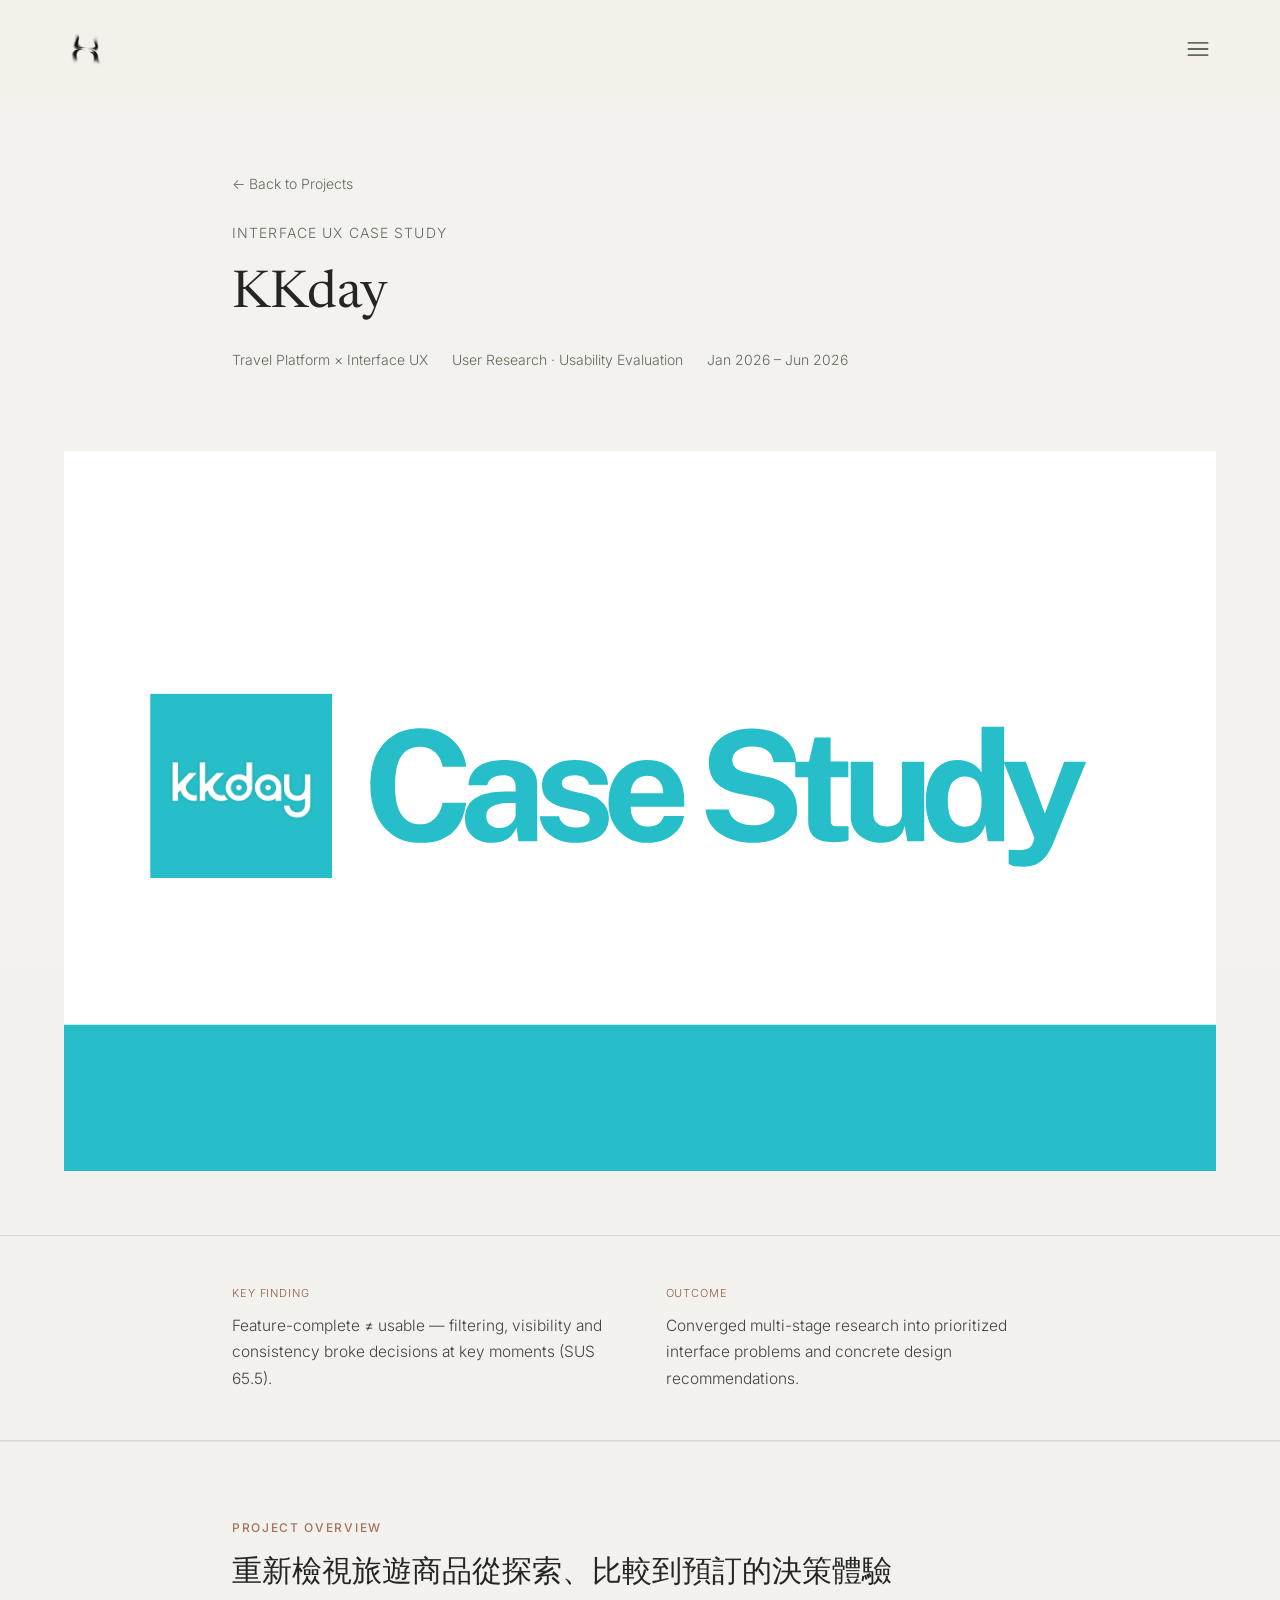
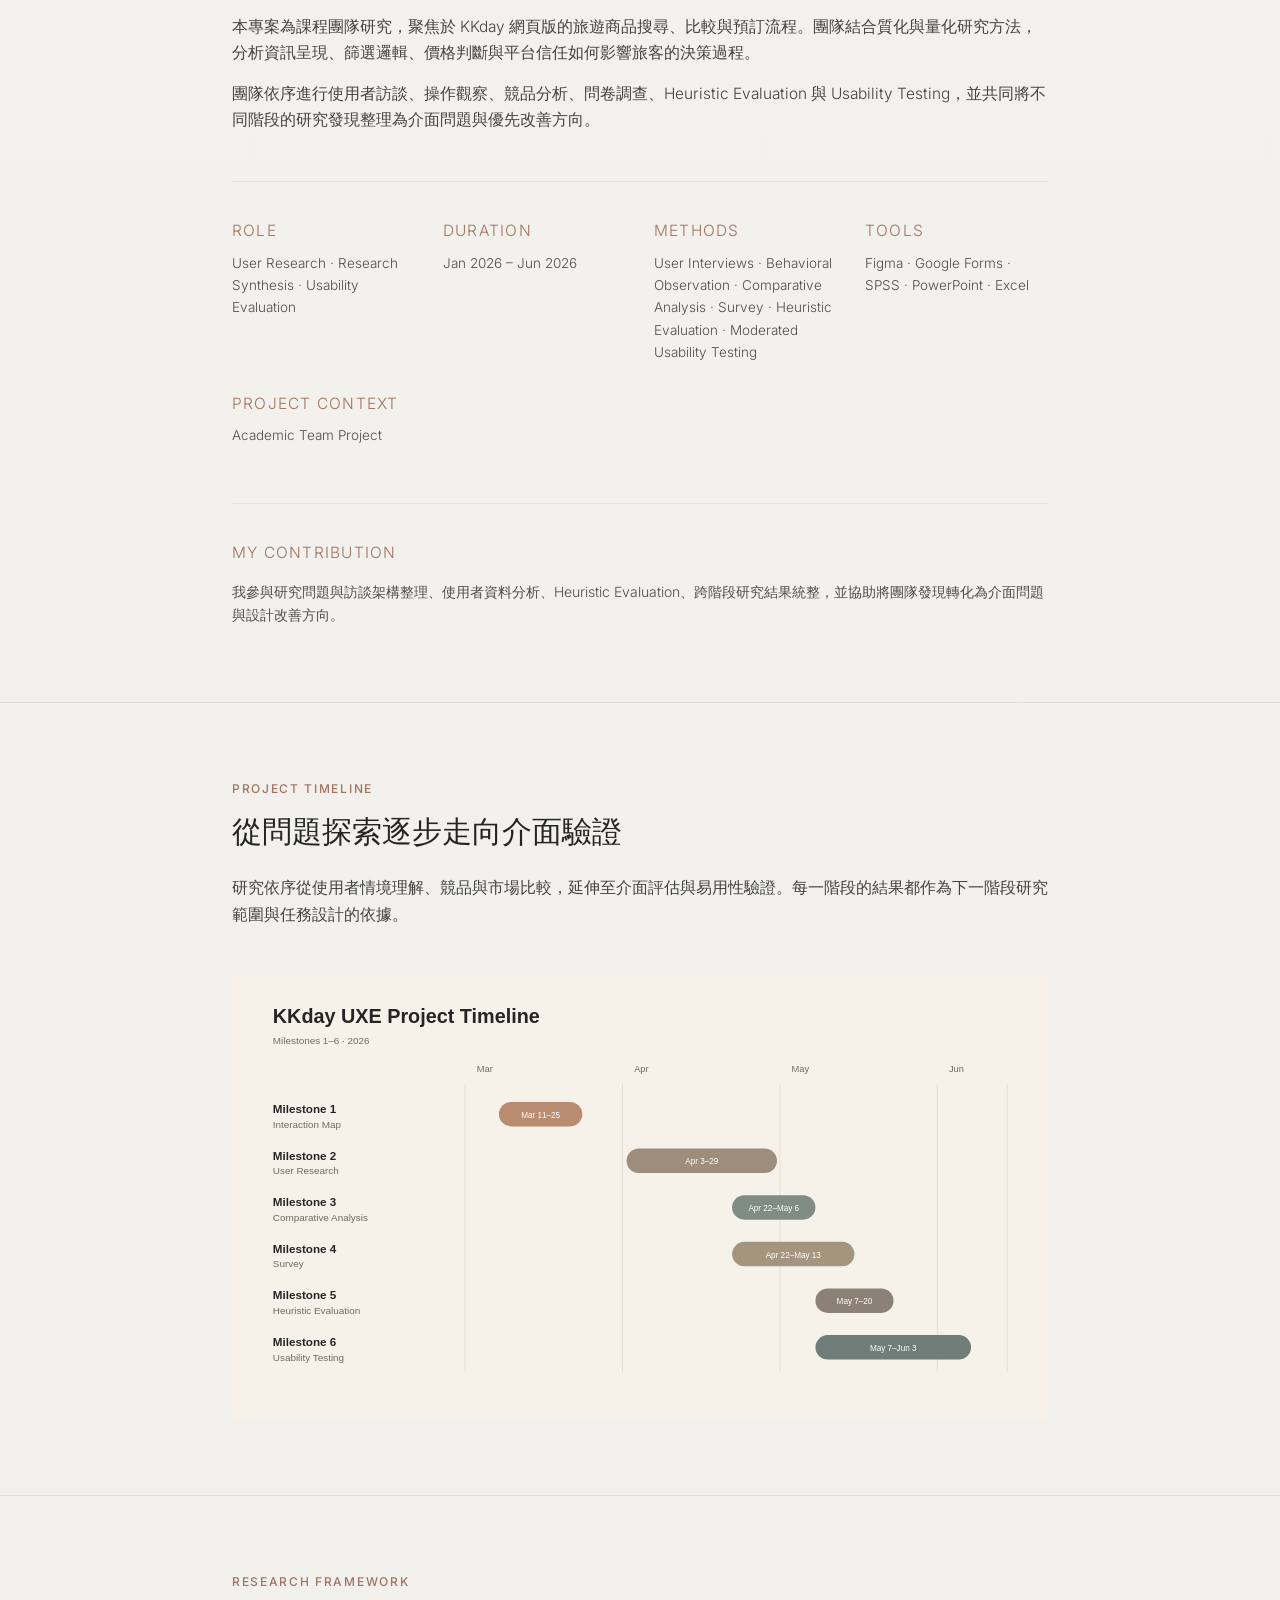
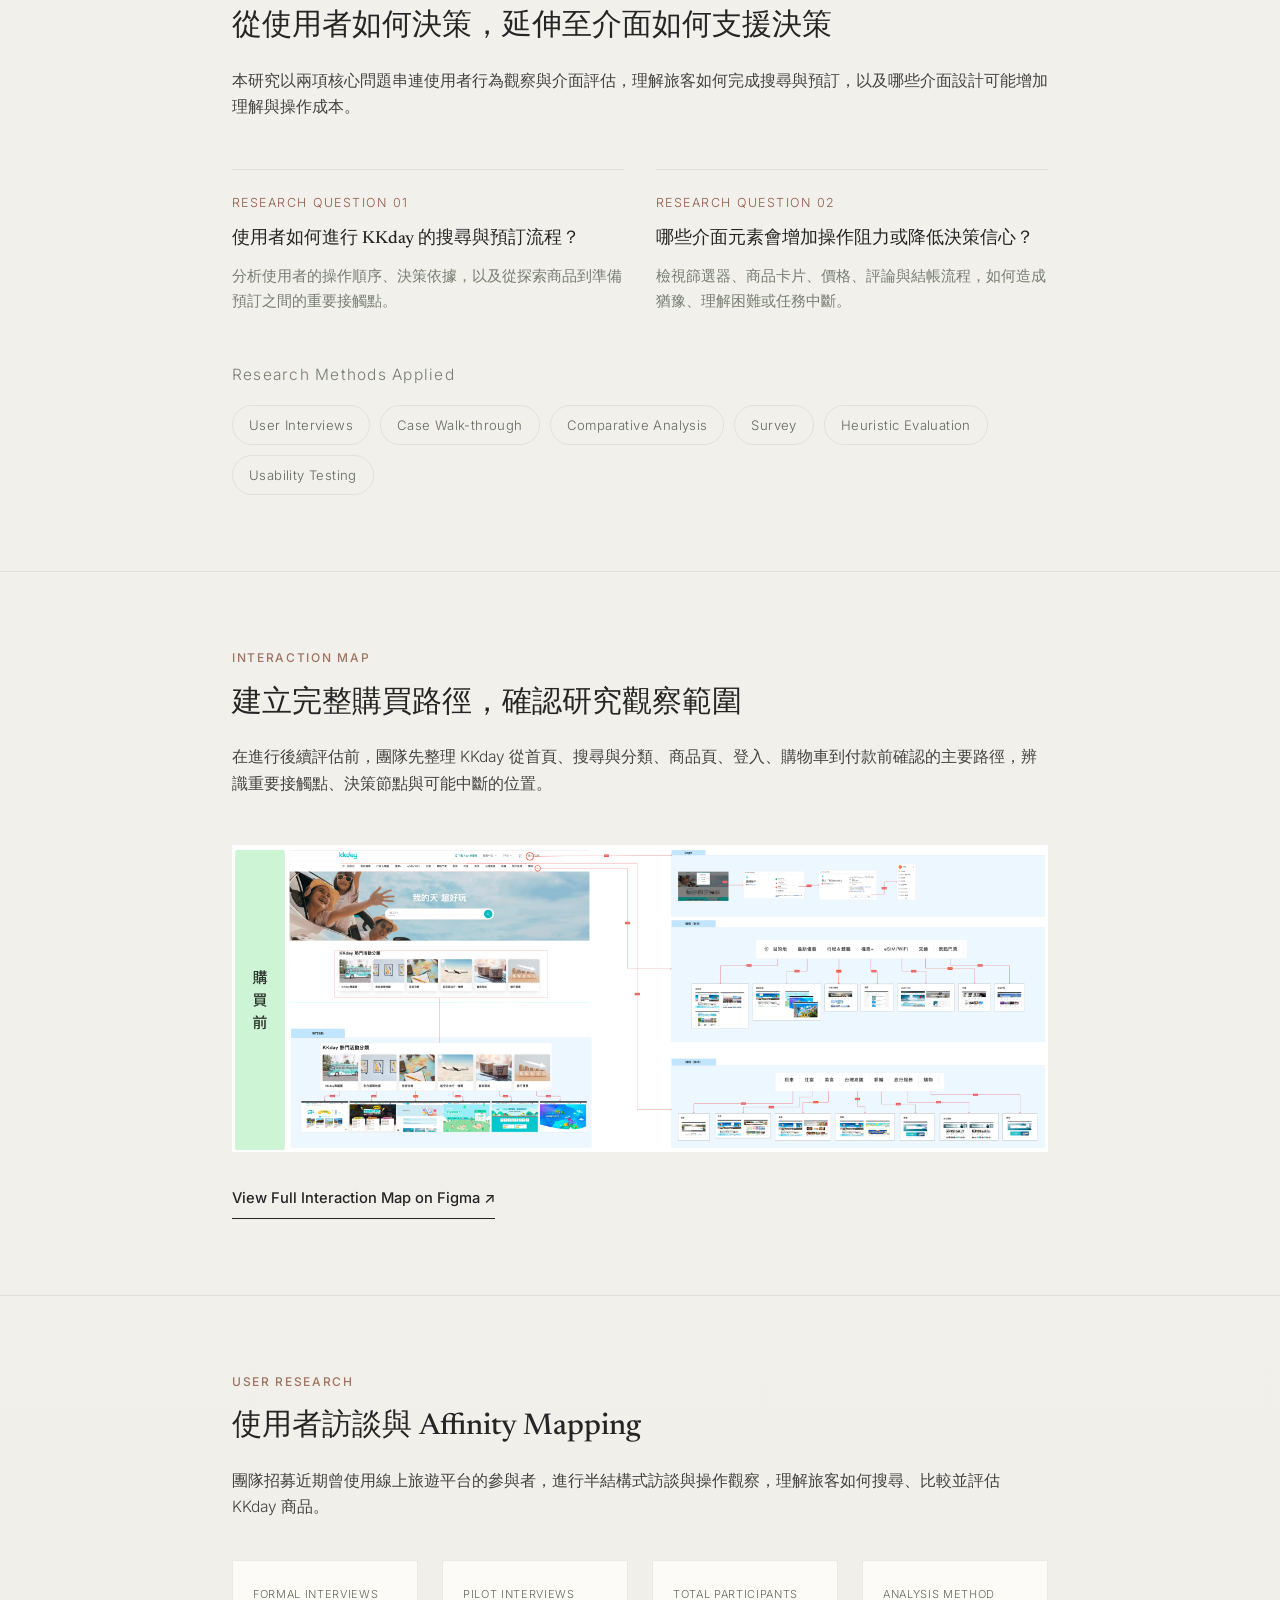
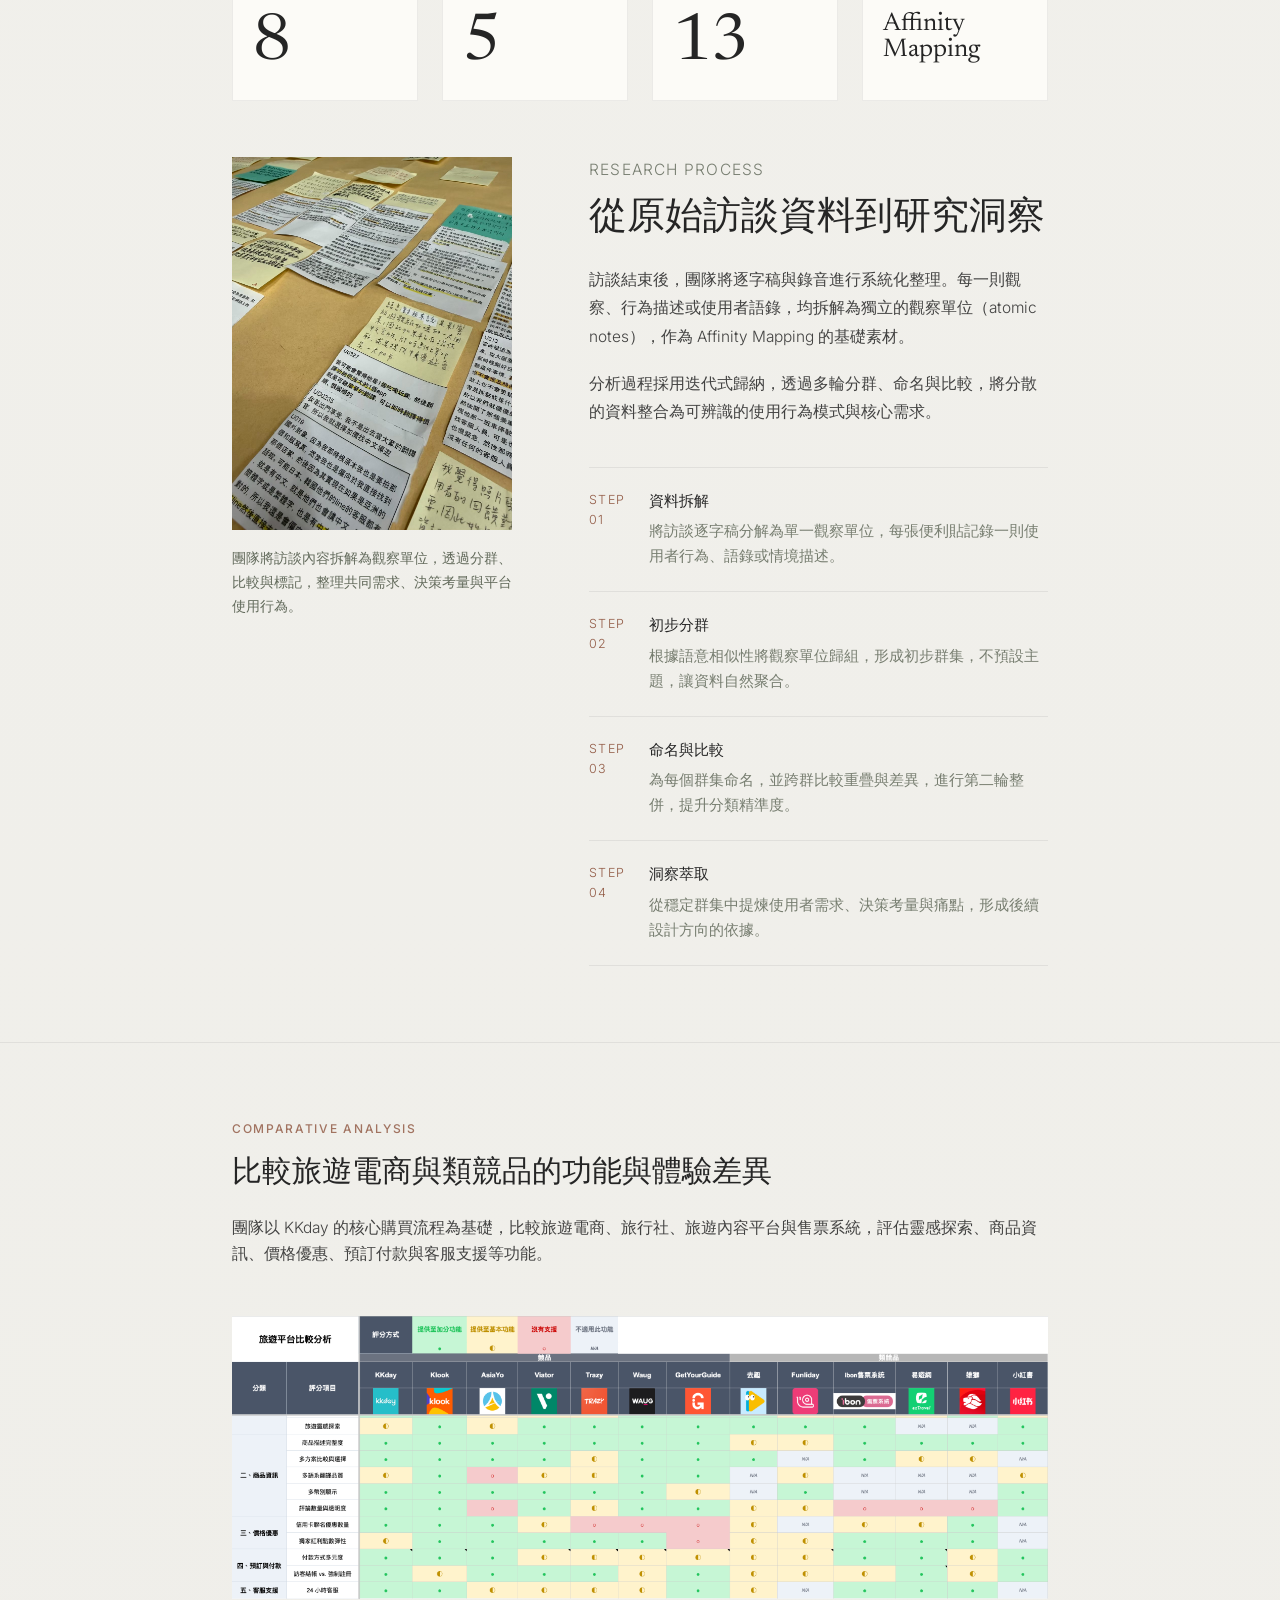
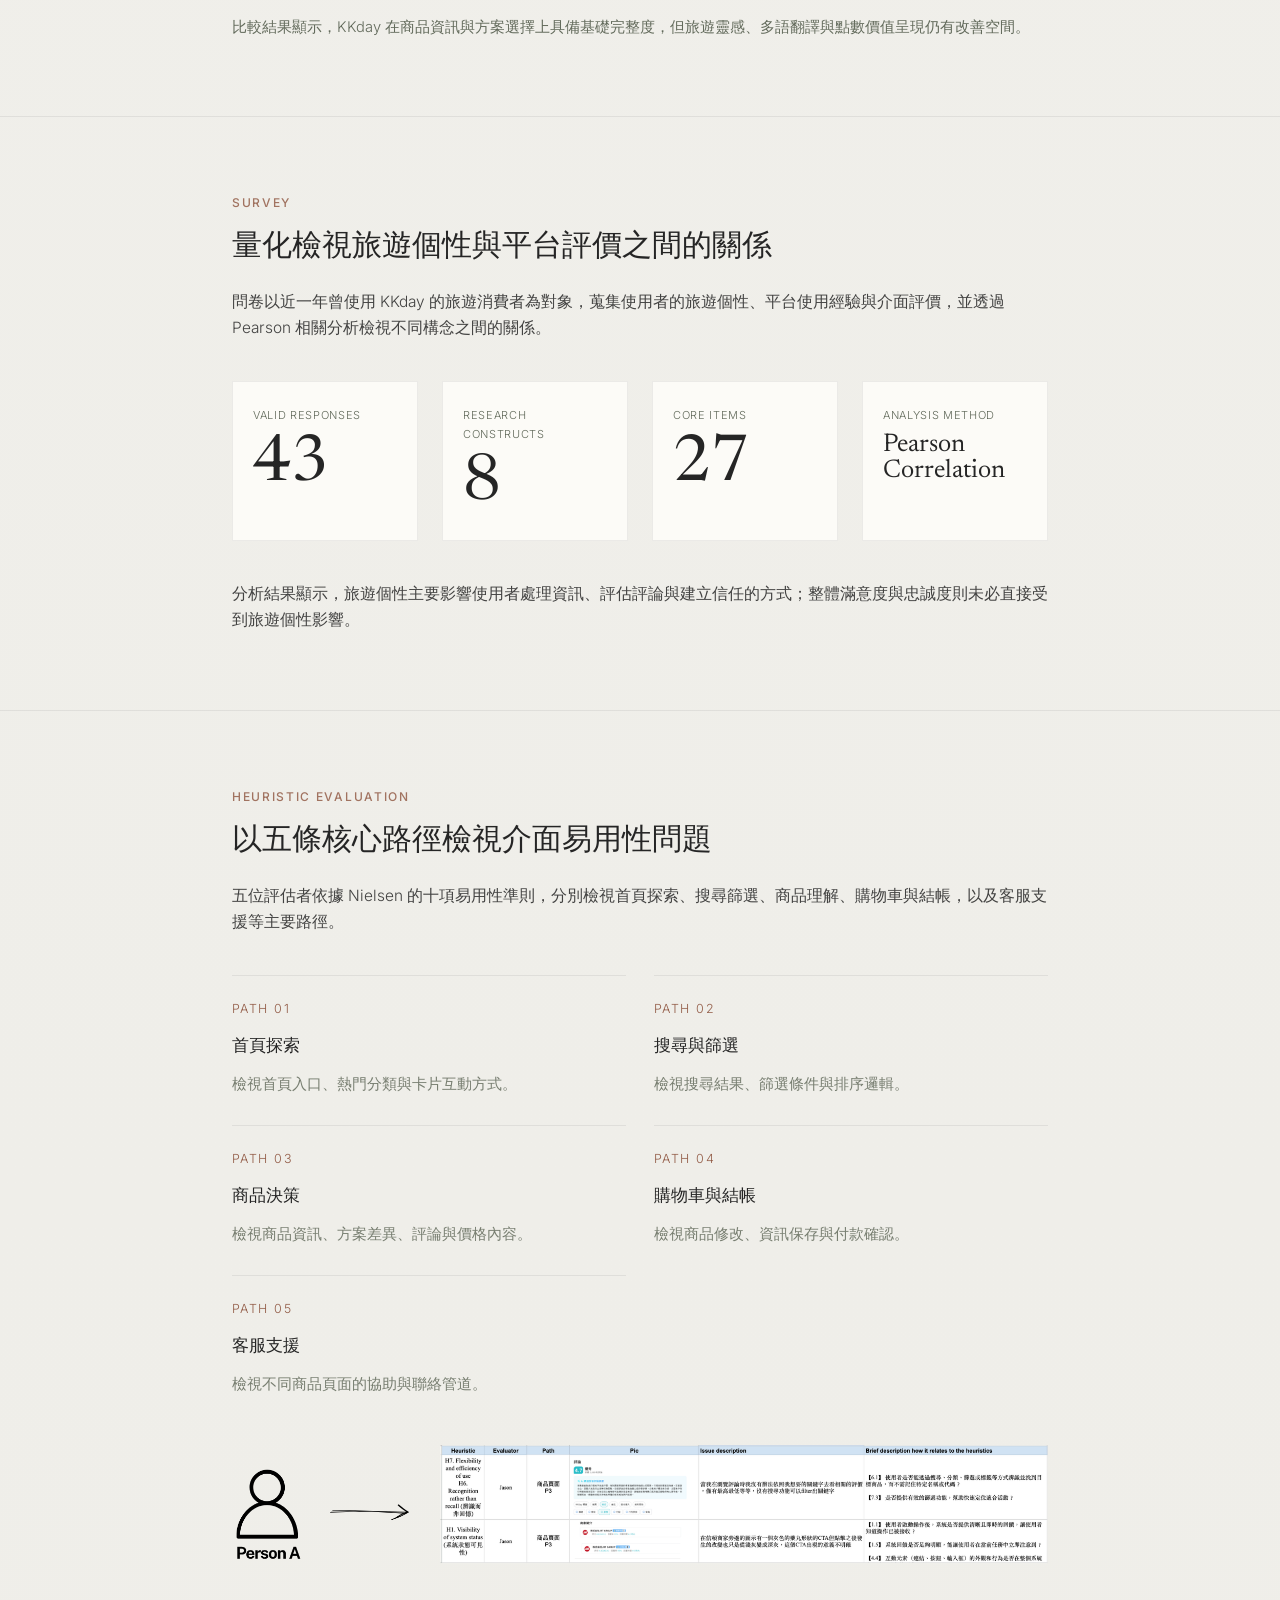
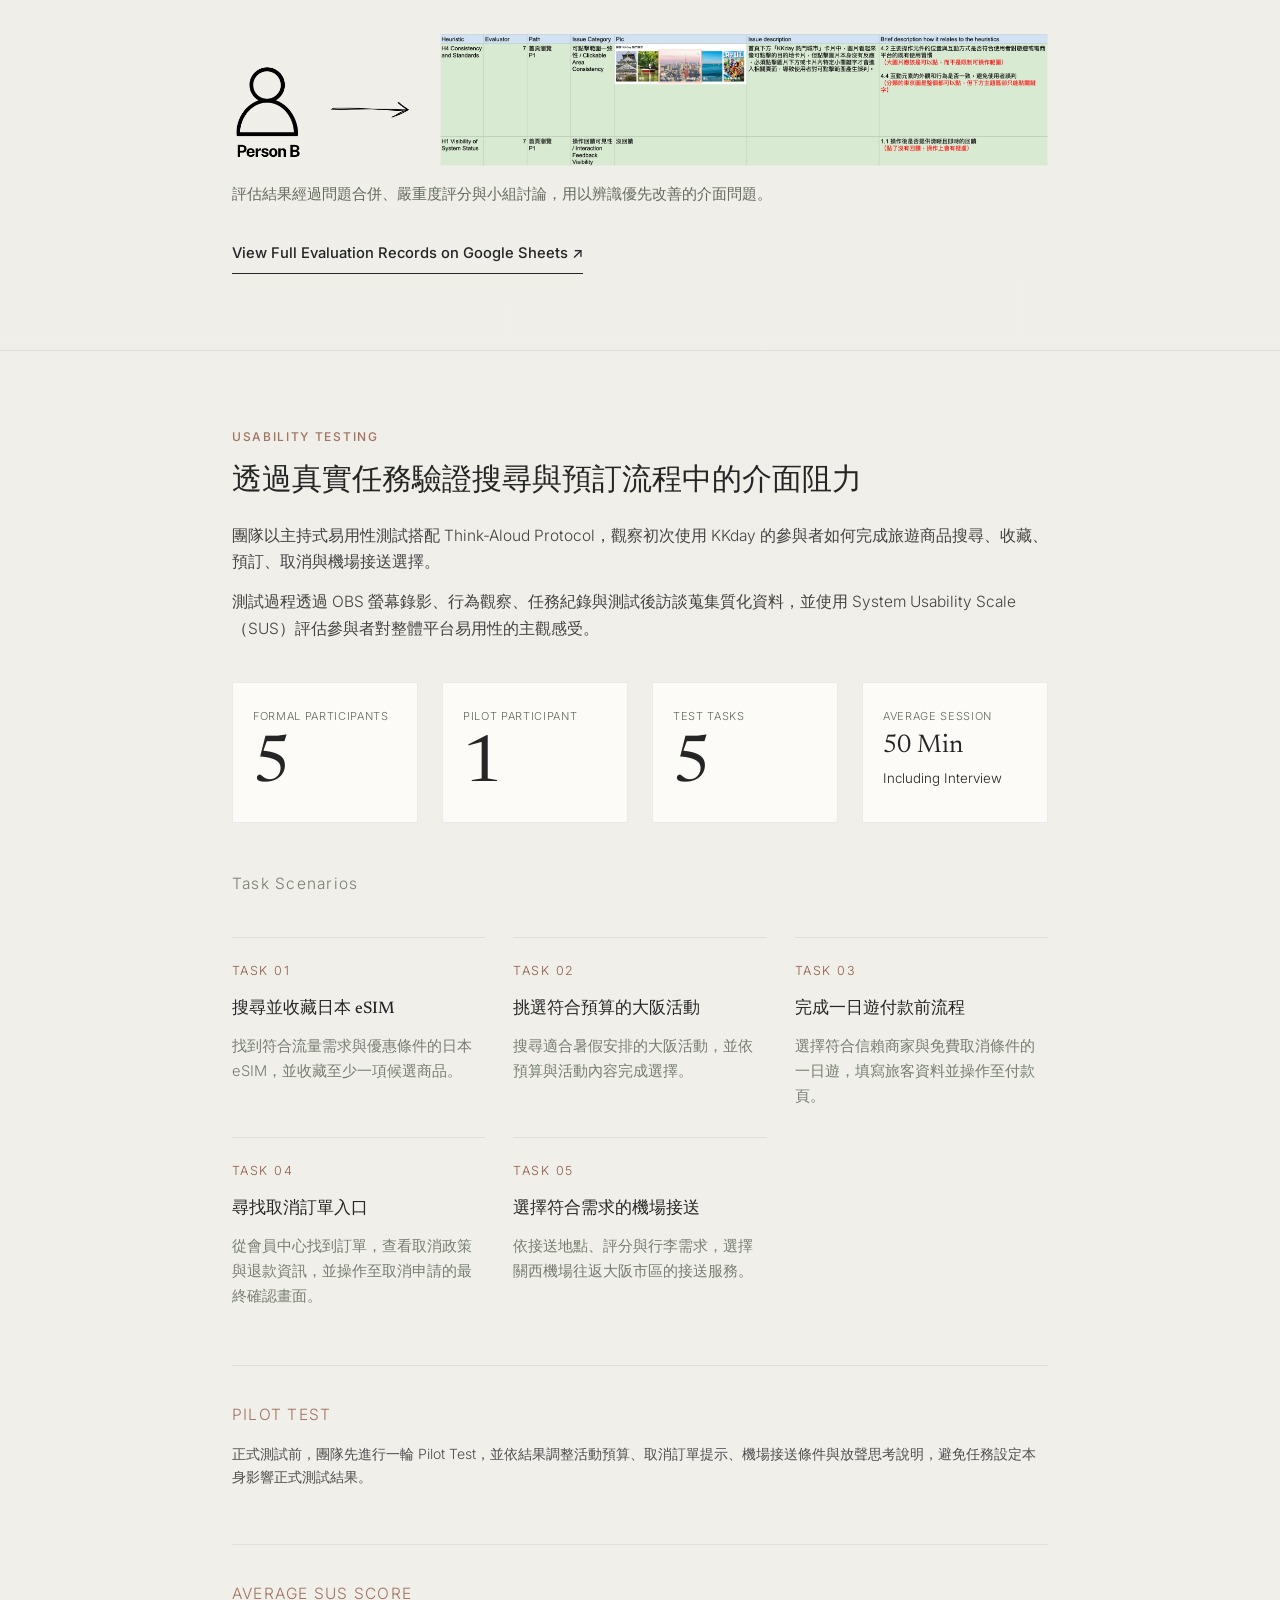
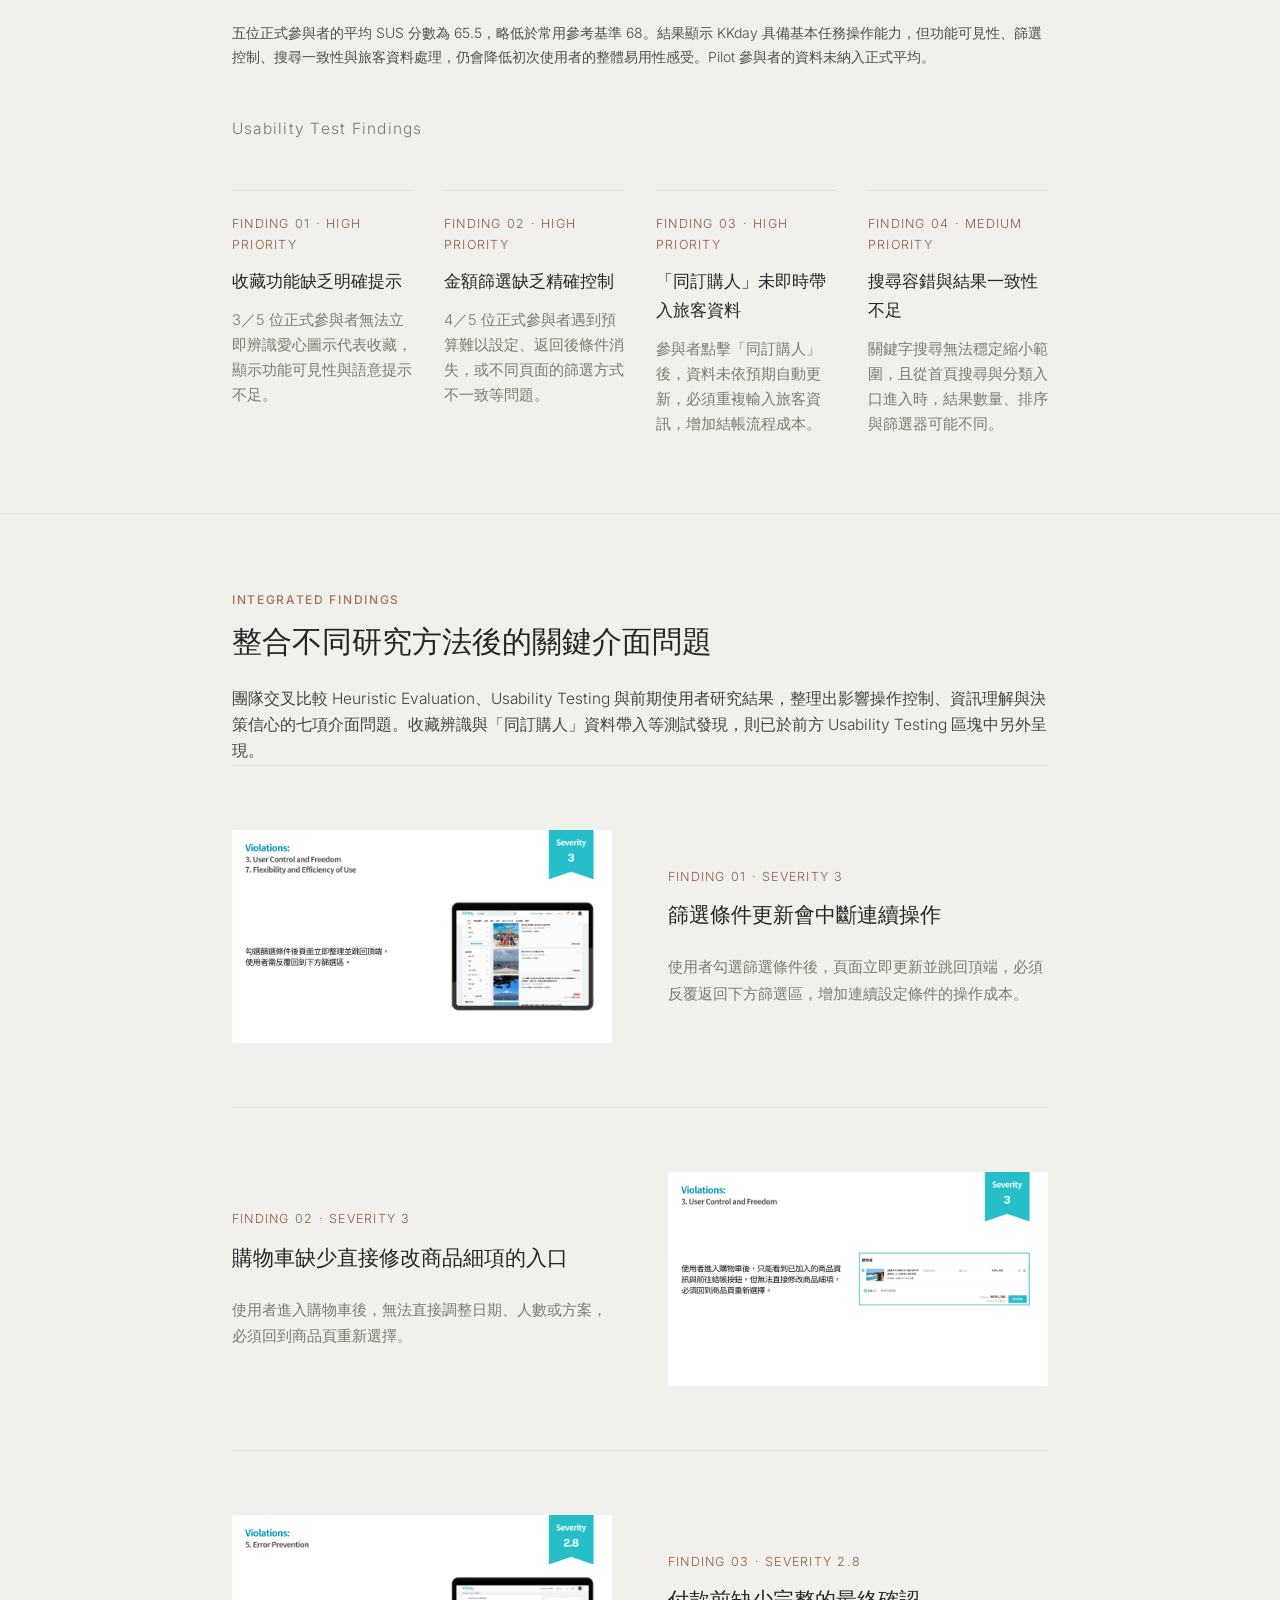
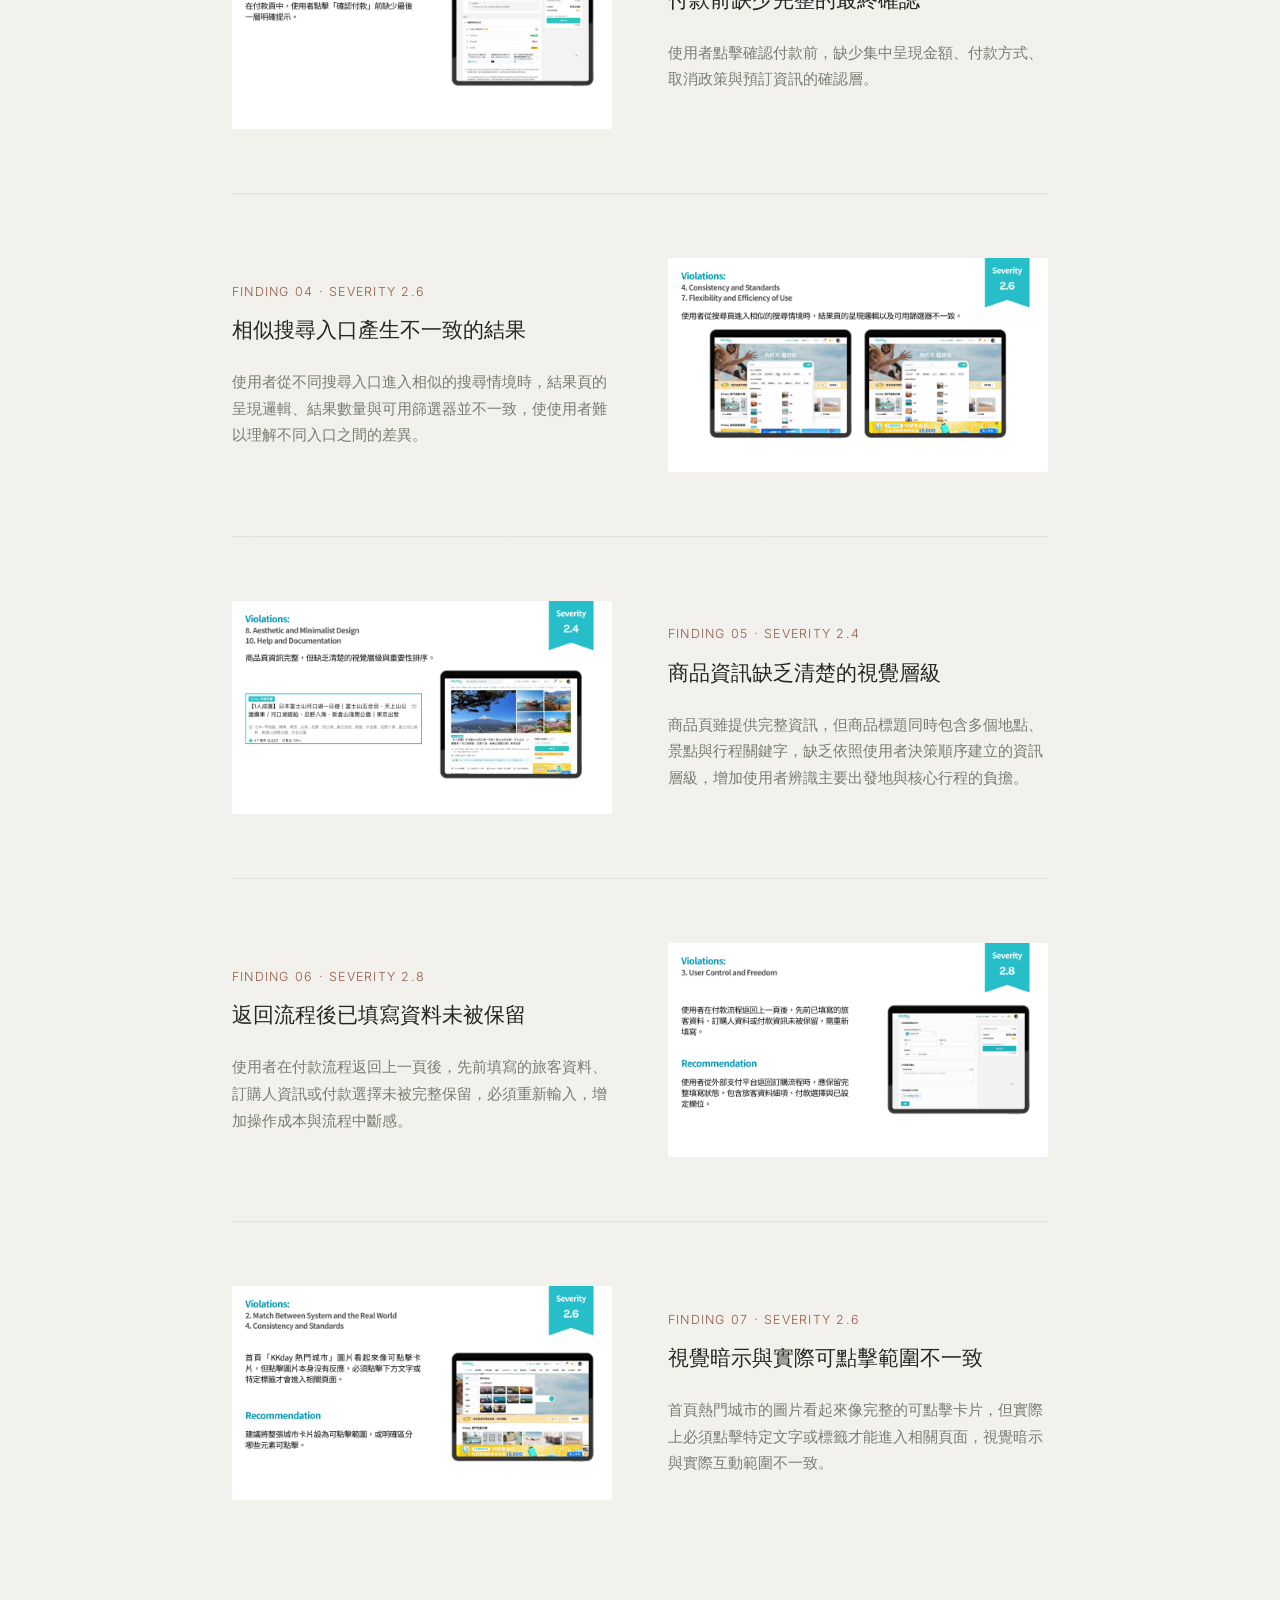
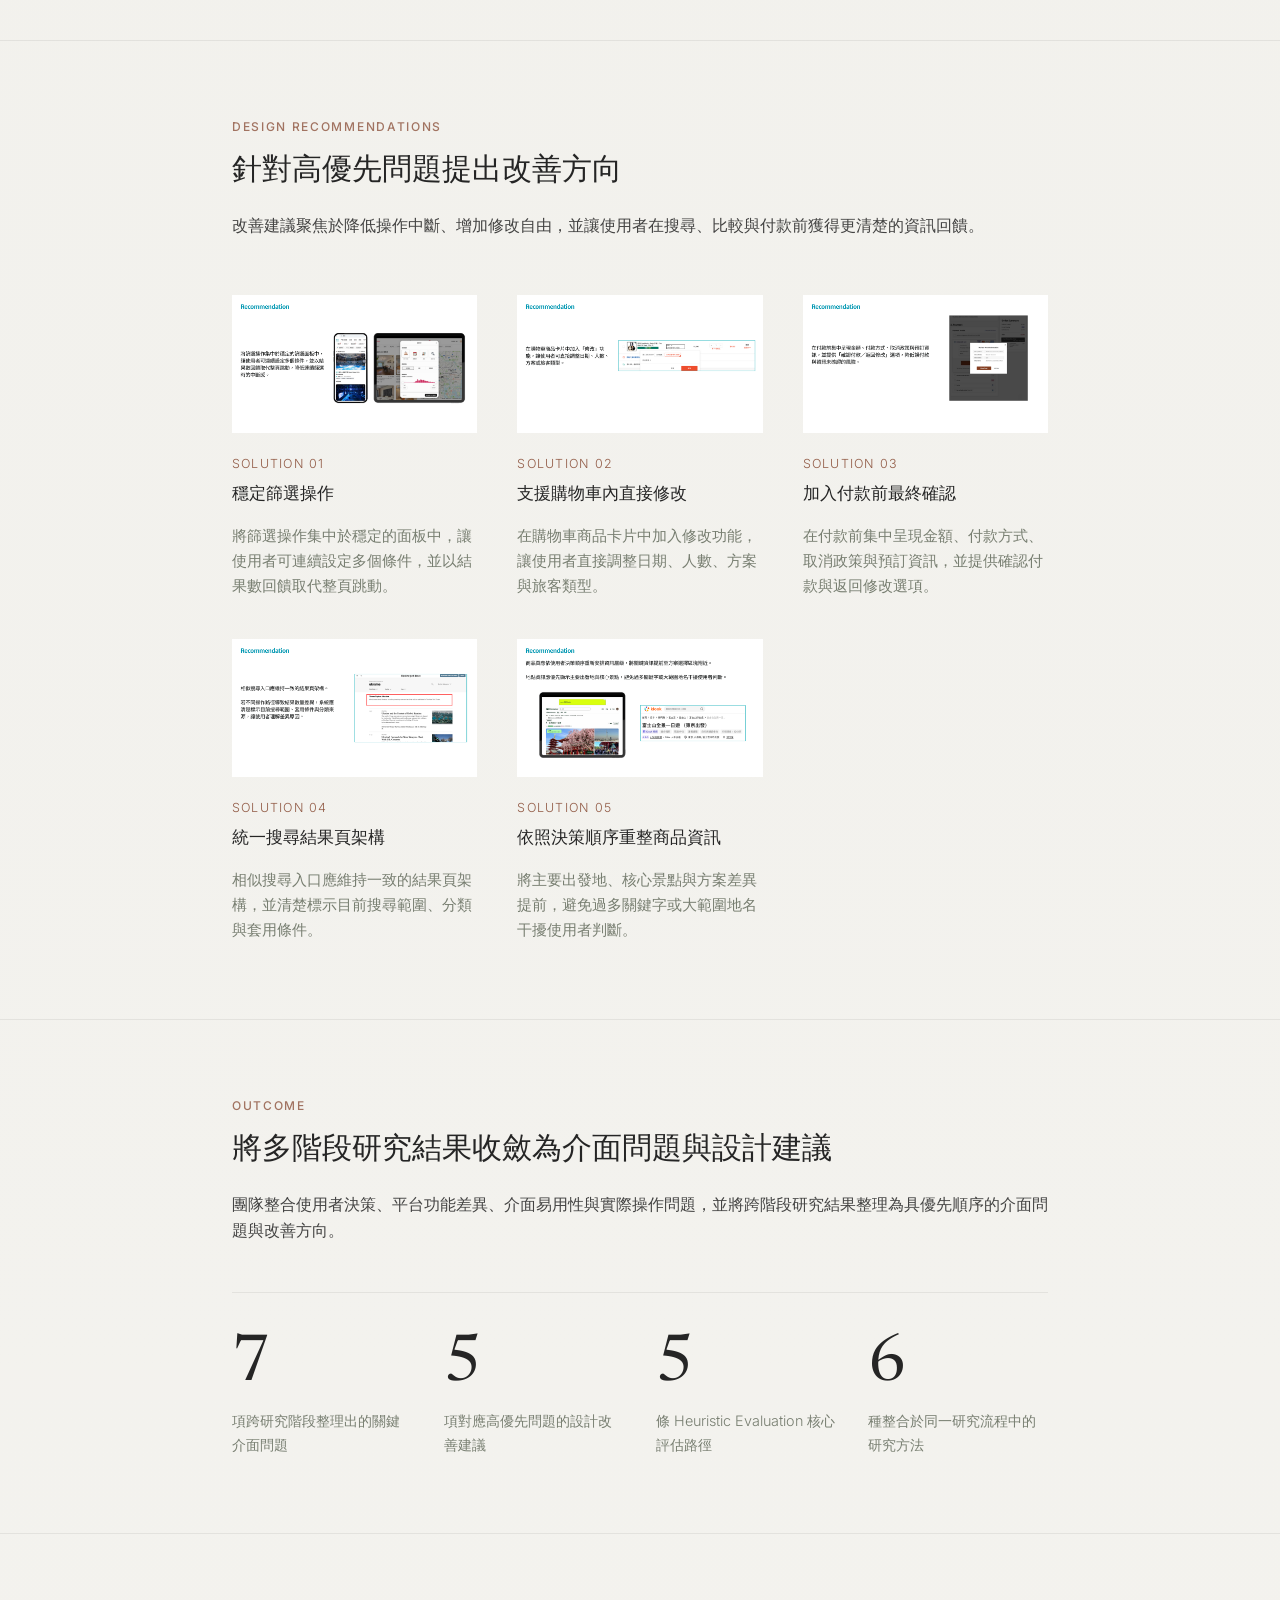
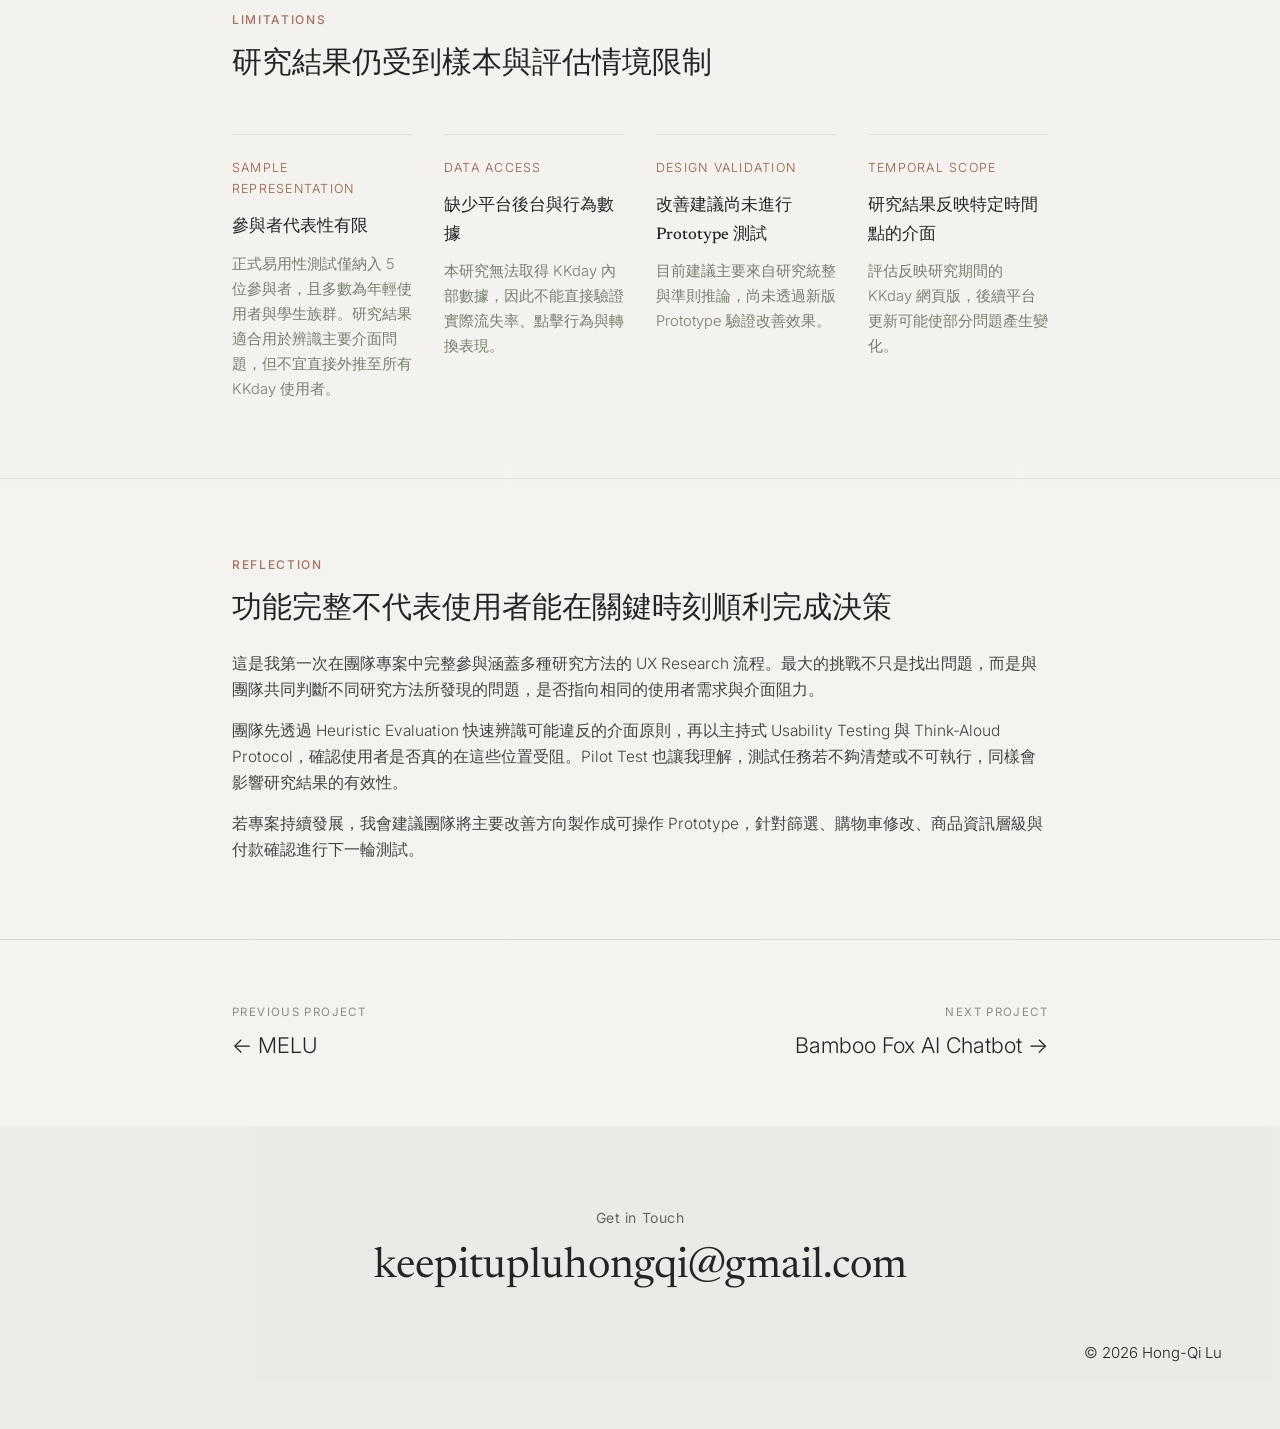
<file: project-kkday.html>
<!DOCTYPE html>
<html lang="zh-Hant">
<head>
<meta charset="UTF-8">
<meta name="viewport" content="width=device-width, initial-scale=1.0">
<title>KKday Interface UX — Hong-Qi Lu</title>
<link rel="preconnect" href="https://fonts.googleapis.com">
<link rel="preconnect" href="https://fonts.gstatic.com" crossorigin>
<link href="https://fonts.googleapis.com/css2?family=Newsreader:ital,opsz,wght@0,6..72,300;0,6..72,400;0,6..72,500;1,6..72,400&family=Inter:wght@300;400;500&display=swap" rel="stylesheet">
<meta name="description" content="UX case study of KKday's web booking experience — user interviews, competitive analysis, heuristic evaluation, and usability testing.">
<link rel="icon" type="image/png" href="assets/logo/hongqi-h-logo.png">
<link rel="stylesheet" href="style.css?v=20260903-hero4">
<style>
  /* Section rhythm: give each section more air and a firmer title hierarchy */
  .case-section{ padding:76px 0; }
  .case-section .case-label{
    font-size:12px;
    font-weight:500;
    letter-spacing:.14em;
    margin-bottom:16px;
  }
  .case-section > .wrap > h2{
    font-size:clamp(23px,3.2vw,30px);
    line-height:1.32;
    margin-bottom:20px;
  }
  @media (max-width:700px){
    .case-section{ padding:56px 0; }
  }

  /* Affinity mapping: the label reuses .research-methods-label, whose 48px top
     margin is meant for mid-section use — here it pushes the whole right column
     out of alignment with the image. */
  .affinity-mapping-content > .research-methods-label:first-child{
    margin-top:0;
  }
</style>
<style>
  .site-nav{ border-bottom:0; }
</style>
</head>
<body>

<a class="skip-link" href="#main-content">Skip to content</a>

<!-- Navigation -->
<nav class="site-nav">
  <div class="wrap">
    <a
      href="index.html"
      class="nav-name site-logo--image"
      aria-label="Hong-Qi Lu — Home"
    >
      <img
        src="assets/logo/hongqi-h-logo.png?v=20260625-transparent"
        alt=""
        class="site-logo-image"
      >
    </a>
    <div class="nav-menu">
      <ul>
        <li><a href="index.html" class="nav-link">Home</a></li>
        <li><a href="projects.html" class="nav-link active">Projects</a></li>
        <li><a href="about.html" class="nav-link">About</a></li>
        <li><a href="contact.html" class="nav-link">Contact</a></li>
      </ul>
      <button class="nav-toggle" type="button" aria-label="Menu" aria-expanded="false">
        <svg viewBox="0 0 24 24" xmlns="http://www.w3.org/2000/svg" aria-hidden="true">
          <rect x="3" y="6" width="18" height="1.6" rx="0.8" fill="currentColor"/>
          <rect x="3" y="11.2" width="18" height="1.6" rx="0.8" fill="currentColor"/>
          <rect x="3" y="16.4" width="18" height="1.6" rx="0.8" fill="currentColor"/>
        </svg>
      </button>
    </div>
  </div>
</nav>

<!-- Project Header -->
<header class="site-header compact" id="main-content">
  <div class="wrap">
    <a href="projects.html" class="back-link">← Back to Projects</a>
    <p class="eyebrow">INTERFACE UX CASE STUDY</p>
    <h1>KKday</h1>
    <div class="project-meta">
      <span>Travel Platform × Interface UX</span>
      <span>User Research · Usability Evaluation</span>
      <span>Jan 2026 – Jun 2026</span>
    </div>
  </div>
</header>

<!-- Hero Image -->
<section class="project-hero">
  <div class="project-hero__inner">
    <img src="assets/kkday/kkday-project-cover.svg" alt="KKday 介面使用者經驗研究專案封面">
  </div>
</section>

<!-- At a glance -->
<section class="at-glance" aria-label="At a glance">
  <div class="wrap at-glance__inner">
    <div class="at-glance__item">
      <p class="at-glance__label">Key finding</p>
      <p class="at-glance__value">Feature-complete ≠ usable — filtering, visibility and consistency broke decisions at key moments (SUS 65.5).</p>
    </div>
    <div class="at-glance__item">
      <p class="at-glance__label">Outcome</p>
      <p class="at-glance__value">Converged multi-stage research into prioritized interface problems and concrete design recommendations.</p>
    </div>
  </div>
</section>

<!-- ── 01 Project Overview ── -->
<section class="case-section" id="overview">
  <div class="wrap">
    <p class="case-label">Project Overview</p>

    <h2>重新檢視旅遊商品從探索、比較到預訂的決策體驗</h2>

    <p>
      本專案為課程團隊研究，聚焦於 KKday 網頁版的旅遊商品搜尋、比較與預訂流程。團隊結合質化與量化研究方法，分析資訊呈現、篩選邏輯、價格判斷與平台信任如何影響旅客的決策過程。</p>

    <p class="paragraph-spaced">
      團隊依序進行使用者訪談、操作觀察、競品分析、問卷調查、Heuristic Evaluation 與 Usability Testing，並共同將不同階段的研究發現整理為介面問題與優先改善方向。</p>

    <div class="meta-grid">

      <div class="meta-item">
        <p class="meta-label">Role</p>
        <p>
          User Research · Research Synthesis ·
          Usability Evaluation
        </p>
      </div>

      <div class="meta-item">
        <p class="meta-label">Duration</p>
        <p>Jan 2026 – Jun 2026</p>
      </div>

      <div class="meta-item">
        <p class="meta-label">Methods</p>
        <p>
          User Interviews · Behavioral Observation ·
          Comparative Analysis · Survey ·
          Heuristic Evaluation · Moderated Usability Testing
        </p>
      </div>

      <div class="meta-item">
        <p class="meta-label">Tools</p>
        <p>
          Figma · Google Forms · SPSS ·
          PowerPoint · Excel
        </p>
      </div>

      <div class="meta-item">
        <p class="meta-label">Project Context</p>
        <p>Academic Team Project</p>
      </div>

    </div>

    <div class="contribution-note">
      <p class="meta-label">My Contribution</p>
      <p>
        我參與研究問題與訪談架構整理、使用者資料分析、Heuristic Evaluation、跨階段研究結果統整，並協助將團隊發現轉化為介面問題與設計改善方向。</p>
    </div>
  </div>
</section>

<!-- ── 02 Project Timeline ── -->
<section class="case-section">
  <div class="wrap">
    <p class="case-label">Project Timeline</p>

    <h2>從問題探索逐步走向介面驗證</h2>

    <p>
      研究依序從使用者情境理解、競品與市場比較，延伸至介面評估與易用性驗證。每一階段的結果都作為下一階段研究範圍與任務設計的依據。</p>

    <figure class="case-image case-image--push">
      <img
        src="assets/kkday/kkday-project-timeline.svg"
        alt="KKday 使用者經驗研究專案時程"
        loading="lazy"
      >
    </figure>
  </div>
</section>

<!-- ── 03 Research Framework ── -->
<section class="case-section">
  <div class="wrap">
    <p class="case-label">Research Framework</p>

    <h2>從使用者如何決策，延伸至介面如何支援決策</h2>

    <p>
      本研究以兩項核心問題串連使用者行為觀察與介面評估，理解旅客如何完成搜尋與預訂，以及哪些介面設計可能增加理解與操作成本。</p>

    <div class="research-question-grid">

      <article>
        <span>Research Question 01</span>
        <h3>使用者如何進行 KKday 的搜尋與預訂流程？</h3>
        <p>
          分析使用者的操作順序、決策依據，以及從探索商品到準備預訂之間的重要接觸點。</p>
      </article>

      <article>
        <span>Research Question 02</span>
        <h3>哪些介面元素會增加操作阻力或降低決策信心？</h3>
        <p>
          檢視篩選器、商品卡片、價格、評論與結帳流程，如何造成猶豫、理解困難或任務中斷。</p>
      </article>

    </div>

    <p class="research-methods-label">Research Methods Applied</p>

    <div class="role-state-grid">
      <span>User Interviews</span>
      <span>Case Walk-through</span>
      <span>Comparative Analysis</span>
      <span>Survey</span>
      <span>Heuristic Evaluation</span>
      <span>Usability Testing</span>
    </div>
  </div>
</section>

<!-- ── 04 Interaction Map ── -->
<section class="case-section">
  <div class="wrap">
    <p class="case-label">Interaction Map</p>

    <h2>建立完整購買路徑，確認研究觀察範圍</h2>

    <p>
      在進行後續評估前，團隊先整理 KKday 從首頁、搜尋與分類、商品頁、登入、購物車到付款前確認的主要路徑，辨識重要接觸點、決策節點與可能中斷的位置。</p>

    <figure class="case-image case-image--wide case-image--push">
      <img
        src="assets/kkday/kkday-interaction-map.png"
        alt="KKday 從首頁探索到預訂流程的 Interaction Map"
        loading="lazy"
      >
    </figure>

    <div class="case-resource-link">
      <a
        href="https://www.figma.com/board/RVshltK9FzgstEO022ri76/kkday-interaction-map?node-id=0-1&t=8AZnpOikiGy565WV-1"
        target="_blank"
        rel="noopener noreferrer"
      >
        View Full Interaction Map on Figma ↗
      </a>
    </div>
  </div>
</section>

<!-- ── 05 User Research ── -->
<section class="case-section" id="research">
  <div class="wrap">
    <p class="case-label">User Research</p>

    <h2>使用者訪談與 Affinity Mapping</h2>

    <p>
      團隊招募近期曾使用線上旅遊平台的參與者，進行半結構式訪談與操作觀察，理解旅客如何搜尋、比較並評估 KKday 商品。</p>

    <div class="research-stats">

      <div>
        <span>Formal Interviews</span>
        <strong>8</strong>
      </div>

      <div>
        <span>Pilot Interviews</span>
        <strong>5</strong>
      </div>

      <div>
        <span>Total Participants</span>
        <strong>13</strong>
      </div>

      <div>
        <span>Analysis Method</span>
        <strong class="research-stat-text">Affinity Mapping</strong>
      </div>

    </div>

    <div class="affinity-mapping-layout">

      <!-- 左欄：圖片 -->
      <figure class="affinity-mapping-visual">
        <img
          src="assets/kkday/kkday-user-research-affinity-mapping.jpg"
          alt="KKday 使用者訪談資料與 Affinity Mapping 分析過程"
          loading="lazy"
        >
        <figcaption>
          團隊將訪談內容拆解為觀察單位，透過分群、比較與標記，整理共同需求、決策考量與平台使用行為。</figcaption>
      </figure>

      <!-- 右欄：研究過程與分析說明 -->
      <div class="affinity-mapping-content">
        <p class="meta-label research-methods-label">Research Process</p>
        <h3>從原始訪談資料到研究洞察</h3>
        <p>
          訪談結束後，團隊將逐字稿與錄音進行系統化整理。每一則觀察、行為描述或使用者語錄，均拆解為獨立的觀察單位（atomic notes），作為 Affinity Mapping 的基礎素材。</p>
        <p>
          分析過程採用迭代式歸納，透過多輪分群、命名與比較，將分散的資料整合為可辨識的使用行為模式與核心需求。</p>

        <div class="affinity-analysis-steps">
          <article>
            <span>STEP 01</span>
            <div>
              <h4>資料拆解</h4>
              <p>將訪談逐字稿分解為單一觀察單位，每張便利貼記錄一則使用者行為、語錄或情境描述。</p>
            </div>
          </article>
          <article>
            <span>STEP 02</span>
            <div>
              <h4>初步分群</h4>
              <p>根據語意相似性將觀察單位歸組，形成初步群集，不預設主題，讓資料自然聚合。</p>
            </div>
          </article>
          <article>
            <span>STEP 03</span>
            <div>
              <h4>命名與比較</h4>
              <p>為每個群集命名，並跨群比較重疊與差異，進行第二輪整併，提升分類精準度。</p>
            </div>
          </article>
          <article>
            <span>STEP 04</span>
            <div>
              <h4>洞察萃取</h4>
              <p>從穩定群集中提煉使用者需求、決策考量與痛點，形成後續設計方向的依據。</p>
            </div>
          </article>
        </div>
      </div>

    </div>
  </div>
</section>

<!-- ── 06 Comparative Analysis ── -->
<section class="case-section" id="comparative">
  <div class="wrap">
    <p class="case-label">Comparative Analysis</p>

    <h2>比較旅遊電商與類競品的功能與體驗差異</h2>

    <p>
      團隊以 KKday 的核心購買流程為基礎，比較旅遊電商、旅行社、旅遊內容平台與售票系統，評估靈感探索、商品資訊、價格優惠、預訂付款與客服支援等功能。</p>

    <figure class="case-image case-image--push">
      <img
        src="assets/kkday/kkday-comparative-analysis-table.png"
        alt="KKday 與旅遊電商及類競品的功能比較表"
        loading="lazy"
      >
      <figcaption>
        比較結果顯示，KKday 在商品資訊與方案選擇上具備基礎完整度，但旅遊靈感、多語翻譯與點數價值呈現仍有改善空間。</figcaption>
    </figure>
  </div>
</section>

<!-- ── 07 Survey ── -->
<section class="case-section" id="survey">
  <div class="wrap">
    <p class="case-label">Survey</p>

    <h2>量化檢視旅遊個性與平台評價之間的關係</h2>

    <p>
      問卷以近一年曾使用 KKday 的旅遊消費者為對象，蒐集使用者的旅遊個性、平台使用經驗與介面評價，並透過 Pearson 相關分析檢視不同構念之間的關係。</p>

    <div class="research-stats research-stats--push">

      <div>
        <span>Valid Responses</span>
        <strong>43</strong>
      </div>

      <div>
        <span>Research Constructs</span>
        <strong>8</strong>
      </div>

      <div>
        <span>Core Items</span>
        <strong>27</strong>
      </div>

      <div>
        <span>Analysis Method</span>
        <strong class="research-stat-text">Pearson Correlation</strong>
      </div>

    </div>

    <p class="paragraph-spaced">
      分析結果顯示，旅遊個性主要影響使用者處理資訊、評估評論與建立信任的方式；整體滿意度與忠誠度則未必直接受到旅遊個性影響。</p>
  </div>
</section>

<!-- ── 08 Heuristic Evaluation ── -->
<section class="case-section" id="heuristic">
  <div class="wrap">
    <p class="case-label">Heuristic Evaluation</p>

    <h2>以五條核心路徑檢視介面易用性問題</h2>

    <p>
      五位評估者依據 Nielsen 的十項易用性準則，分別檢視首頁探索、搜尋篩選、商品理解、購物車與結帳，以及客服支援等主要路徑。</p>

    <div class="evaluation-paths">

      <article>
        <span>Path 01</span>
        <h3>首頁探索</h3>
        <p>檢視首頁入口、熱門分類與卡片互動方式。</p>
      </article>

      <article>
        <span>Path 02</span>
        <h3>搜尋與篩選</h3>
        <p>檢視搜尋結果、篩選條件與排序邏輯。</p>
      </article>

      <article>
        <span>Path 03</span>
        <h3>商品決策</h3>
        <p>檢視商品資訊、方案差異、評論與價格內容。</p>
      </article>

      <article>
        <span>Path 04</span>
        <h3>購物車與結帳</h3>
        <p>檢視商品修改、資訊保存與付款確認。</p>
      </article>

      <article>
        <span>Path 05</span>
        <h3>客服支援</h3>
        <p>檢視不同商品頁面的協助與聯絡管道。</p>
      </article>

    </div>

    <figure class="case-image case-image--push">
      <img
        src="assets/kkday/kkday-heuristic-evaluation-records.png"
        alt="KKday 準則性評估問題與嚴重度紀錄"
        loading="lazy"
      >
      <figcaption>
        評估結果經過問題合併、嚴重度評分與小組討論，用以辨識優先改善的介面問題。</figcaption>
    </figure>

    <div class="case-resource-link">
      <a
        href="https://docs.google.com/spreadsheets/d/19NJlWtdbhneDldTdl_d4GDyEhEGIXWHYACUBzdUVm1o/edit?usp=sharing"
        target="_blank"
        rel="noopener noreferrer"
      >
        View Full Evaluation Records on Google Sheets ↗
      </a>
    </div>
  </div>
</section>

<!-- ── 09 Usability Testing ── -->
<section class="case-section" id="usability">
  <div class="wrap">
    <p class="case-label">Usability Testing</p>

    <h2>透過真實任務驗證搜尋與預訂流程中的介面阻力</h2>

    <p>
      團隊以主持式易用性測試搭配 Think-Aloud Protocol，觀察初次使用 KKday 的參與者如何完成旅遊商品搜尋、收藏、預訂、取消與機場接送選擇。</p>

    <p class="paragraph-spaced">
      測試過程透過 OBS 螢幕錄影、行為觀察、任務紀錄與測試後訪談蒐集質化資料，並使用 System Usability Scale（SUS）評估參與者對整體平台易用性的主觀感受。</p>

    <div class="research-stats">
      <div>
        <span>Formal Participants</span>
        <strong>5</strong>
      </div>
      <div>
        <span>Pilot Participant</span>
        <strong>1</strong>
      </div>
      <div>
        <span>Test Tasks</span>
        <strong>5</strong>
      </div>
      <div>
        <span>Average Session</span>
        <strong class="research-stat-text">50 Min</strong>
        <small>Including Interview</small>
      </div>
    </div>

    <p class="research-methods-label">Task Scenarios</p>

    <div class="test-process">

      <article>
        <span>Task 01</span>
        <h3>搜尋並收藏日本 eSIM</h3>
        <p>
          找到符合流量需求與優惠條件的日本 eSIM，並收藏至少一項候選商品。</p>
      </article>

      <article>
        <span>Task 02</span>
        <h3>挑選符合預算的大阪活動</h3>
        <p>
          搜尋適合暑假安排的大阪活動，並依預算與活動內容完成選擇。</p>
      </article>

      <article>
        <span>Task 03</span>
        <h3>完成一日遊付款前流程</h3>
        <p>
          選擇符合信賴商家與免費取消條件的一日遊，填寫旅客資料並操作至付款頁。</p>
      </article>

      <article>
        <span>Task 04</span>
        <h3>尋找取消訂單入口</h3>
        <p>
          從會員中心找到訂單，查看取消政策與退款資訊，並操作至取消申請的最終確認畫面。</p>
      </article>

      <article>
        <span>Task 05</span>
        <h3>選擇符合需求的機場接送</h3>
        <p>
          依接送地點、評分與行李需求，選擇關西機場往返大阪市區的接送服務。</p>
      </article>

    </div>

    <div class="contribution-note">
      <p class="meta-label">Pilot Test</p>
      <p>
        正式測試前，團隊先進行一輪 Pilot Test，並依結果調整活動預算、取消訂單提示、機場接送條件與放聲思考說明，避免任務設定本身影響正式測試結果。</p>
    </div>

    <div class="contribution-note">
      <p class="meta-label">Average SUS Score</p>
      <p>
        五位正式參與者的平均 SUS 分數為 65.5，略低於常用參考基準 68。結果顯示 KKday 具備基本任務操作能力，但功能可見性、篩選控制、搜尋一致性與旅客資料處理，仍會降低初次使用者的整體易用性感受。Pilot 參與者的資料未納入正式平均。</p>
    </div>

    <p class="research-methods-label">Usability Test Findings</p>

    <div class="limitation-list">

      <article>
        <span>Finding 01 · High Priority</span>
        <h3>收藏功能缺乏明確提示</h3>
        <p>
          3／5 位正式參與者無法立即辨識愛心圖示代表收藏，顯示功能可見性與語意提示不足。</p>
      </article>

      <article>
        <span>Finding 02 · High Priority</span>
        <h3>金額篩選缺乏精確控制</h3>
        <p>
          4／5 位正式參與者遇到預算難以設定、返回後條件消失，或不同頁面的篩選方式不一致等問題。</p>
      </article>

      <article>
        <span>Finding 03 · High Priority</span>
        <h3>「同訂購人」未即時帶入旅客資料</h3>
        <p>
          參與者點擊「同訂購人」後，資料未依預期自動更新，必須重複輸入旅客資訊，增加結帳流程成本。</p>
      </article>

      <article>
        <span>Finding 04 · Medium Priority</span>
        <h3>搜尋容錯與結果一致性不足</h3>
        <p>
          關鍵字搜尋無法穩定縮小範圍，且從首頁搜尋與分類入口進入時，結果數量、排序與篩選器可能不同。</p>
      </article>

    </div>

  </div>
</section>

<!-- ── 10 Key Findings ── -->
<section class="case-section" id="findings">
  <div class="wrap">
    <p class="case-label">Integrated Findings</p>
    <h2>整合不同研究方法後的關鍵介面問題</h2>
    <p>
      團隊交叉比較 Heuristic Evaluation、Usability Testing 與前期使用者研究結果，整理出影響操作控制、資訊理解與決策信心的七項介面問題。收藏辨識與「同訂購人」資料帶入等測試發現，則已於前方 Usability Testing 區塊中另外呈現。</p>
  </div>

  <div class="finding-list">

    <!-- Finding 01 — unchanged -->
    <div class="finding-row">
      <figure class="finding-image">
        <img
          src="assets/kkday/kkday-finding-filter-page-jump.png"
          alt="發現 01 — 篩選條件更新後頁面跳回頂端"
          loading="lazy"
        >
      </figure>
      <div class="finding-body">
        <span>Finding 01 · Severity 3</span>
        <h3>篩選條件更新會中斷連續操作</h3>
        <p>
          使用者勾選篩選條件後，頁面立即更新並跳回頂端，必須反覆返回下方篩選區，增加連續設定條件的操作成本。</p>
      </div>
    </div>

    <!-- Finding 02 — unchanged -->
    <div class="finding-row finding-row--reverse">
      <figure class="finding-image">
        <img
          src="assets/kkday/kkday-finding-cart-editing.png"
          alt="發現 02 — 購物車缺少直接修改商品細項的入口"
          loading="lazy"
        >
      </figure>
      <div class="finding-body">
        <span>Finding 02 · Severity 3</span>
        <h3>購物車缺少直接修改商品細項的入口</h3>
        <p>
          使用者進入購物車後，無法直接調整日期、人數或方案，必須回到商品頁重新選擇。</p>
      </div>
    </div>

    <!-- Finding 03 — unchanged -->
    <div class="finding-row">
      <figure class="finding-image">
        <img
          src="assets/kkday/kkday-finding-payment-confirmation.png"
          alt="發現 03 — 付款前缺少完整的最終確認畫面"
          loading="lazy"
        >
      </figure>
      <div class="finding-body">
        <span>Finding 03 · Severity 2.8</span>
        <h3>付款前缺少完整的最終確認</h3>
        <p>
          使用者點擊確認付款前，缺少集中呈現金額、付款方式、取消政策與預訂資訊的確認層。</p>
      </div>
    </div>

    <!-- Finding 04 — 兩張搜尋結果比較畫面 -->
    <div class="finding-row finding-row--reverse">
      <figure class="finding-image">
        <img
          src="assets/kkday/kkday-finding-search-result-inconsistency.png"
          alt="KKday 不同搜尋入口產生不同結果頁與篩選條件"
          loading="lazy"
        >
      </figure>
      <div class="finding-body">
        <span>Finding 04 · Severity 2.6</span>
        <h3>相似搜尋入口產生不一致的結果</h3>
        <p>
          使用者從不同搜尋入口進入相似的搜尋情境時，結果頁的呈現邏輯、結果數量與可用篩選器並不一致，使使用者難以理解不同入口之間的差異。</p>
      </div>
    </div>

    <!-- Finding 05 — 富士山商品頁資訊層級 -->
    <div class="finding-row">
      <figure class="finding-image">
        <img
          src="assets/kkday/kkday-finding-product-information-hierarchy.png"
          alt="KKday 富士山商品頁資訊層級與重要性排序問題"
          loading="lazy"
        >
      </figure>
      <div class="finding-body">
        <span>Finding 05 · Severity 2.4</span>
        <h3>商品資訊缺乏清楚的視覺層級</h3>
        <p>
          商品頁雖提供完整資訊，但商品標題同時包含多個地點、景點與行程關鍵字，缺乏依照使用者決策順序建立的資訊層級，增加使用者辨識主要出發地與核心行程的負擔。</p>
      </div>
    </div>

    <!-- Finding 06 — 結帳資料填寫頁 -->
    <div class="finding-row finding-row--reverse">
      <figure class="finding-image">
        <img
          src="assets/kkday/kkday-finding-checkout-state-loss.png"
          alt="KKday 返回結帳流程後旅客與付款資料未被保留"
          loading="lazy"
        >
      </figure>
      <div class="finding-body">
        <span>Finding 06 · Severity 2.8</span>
        <h3>返回流程後已填寫資料未被保留</h3>
        <p>
          使用者在付款流程返回上一頁後，先前填寫的旅客資料、訂購人資訊或付款選擇未被完整保留，必須重新輸入，增加操作成本與流程中斷感。</p>
      </div>
    </div>

    <!-- Finding 07 — 首頁熱門城市卡片 -->
    <div class="finding-row">
      <figure class="finding-image">
        <img
          src="assets/kkday/kkday-finding-city-card-clickability.png"
          alt="KKday 首頁熱門城市卡片視覺樣式與可點擊範圍不一致"
          loading="lazy"
        >
      </figure>
      <div class="finding-body">
        <span>Finding 07 · Severity 2.6</span>
        <h3>視覺暗示與實際可點擊範圍不一致</h3>
        <p>
          首頁熱門城市的圖片看起來像完整的可點擊卡片，但實際上必須點擊特定文字或標籤才能進入相關頁面，視覺暗示與實際互動範圍不一致。</p>
      </div>
    </div>

  </div>
</section>

<!-- ── 11 Design Recommendations ── -->
<section class="case-section" id="recommendations">
  <div class="wrap">
    <p class="case-label">Design Recommendations</p>

    <h2>針對高優先問題提出改善方向</h2>

    <p>
      改善建議聚焦於降低操作中斷、增加修改自由，並讓使用者在搜尋、比較與付款前獲得更清楚的資訊回饋。</p>

    <div class="solution-grid">

      <div class="solution-card">
        <figure class="case-image">
          <img
            src="assets/kkday/kkday-solution-stable-filter-panel.png"
            alt="建議 01 — 穩定篩選面板，支援連續條件設定"
            loading="lazy"
          >
        </figure>
        <div class="solution-body">
          <span>Solution 01</span>
          <h3>穩定篩選操作</h3>
          <p>
            將篩選操作集中於穩定的面板中，讓使用者可連續設定多個條件，並以結果數回饋取代整頁跳動。</p>
        </div>
      </div>

      <div class="solution-card">
        <figure class="case-image">
          <img
            src="assets/kkday/kkday-solution-cart-editing.png"
            alt="建議 02 — 購物車內直接修改商品細項"
            loading="lazy"
          >
        </figure>
        <div class="solution-body">
          <span>Solution 02</span>
          <h3>支援購物車內直接修改</h3>
          <p>
            在購物車商品卡片中加入修改功能，讓使用者直接調整日期、人數、方案與旅客類型。</p>
        </div>
      </div>

      <div class="solution-card">
        <figure class="case-image">
          <img
            src="assets/kkday/kkday-solution-payment-confirmation.png"
            alt="建議 03 — 加入付款前最終確認畫面"
            loading="lazy"
          >
        </figure>
        <div class="solution-body">
          <span>Solution 03</span>
          <h3>加入付款前最終確認</h3>
          <p>
            在付款前集中呈現金額、付款方式、取消政策與預訂資訊，並提供確認付款與返回修改選項。</p>
        </div>
      </div>

      <div class="solution-card">
        <figure class="case-image">
          <img
            src="assets/kkday/kkday-solution-search-result-consistency.png"
            alt="建議 04 — 統一搜尋結果頁架構"
            loading="lazy"
          >
        </figure>
        <div class="solution-body">
          <span>Solution 04</span>
          <h3>統一搜尋結果頁架構</h3>
          <p>
            相似搜尋入口應維持一致的結果頁架構，並清楚標示目前搜尋範圍、分類與套用條件。</p>
        </div>
      </div>

      <div class="solution-card">
        <figure class="case-image">
          <img
            src="assets/kkday/kkday-solution-product-information-hierarchy.png"
            alt="建議 05 — 依照決策順序重整商品資訊"
            loading="lazy"
          >
        </figure>
        <div class="solution-body">
          <span>Solution 05</span>
          <h3>依照決策順序重整商品資訊</h3>
          <p>
            將主要出發地、核心景點與方案差異提前，避免過多關鍵字或大範圍地名干擾使用者判斷。</p>
        </div>
      </div>

    </div>
  </div>
</section>

<!-- ── 12 Outcome ── -->
<section class="case-section">
  <div class="wrap">
    <p class="case-label">Outcome</p>

    <h2>將多階段研究結果收斂為介面問題與設計建議</h2>

    <p>
      團隊整合使用者決策、平台功能差異、介面易用性與實際操作問題，並將跨階段研究結果整理為具優先順序的介面問題與改善方向。</p>

    <div class="outcome-grid">

      <div>
        <strong>7</strong>
        <p>項跨研究階段整理出的關鍵介面問題</p>
      </div>

      <div>
        <strong>5</strong>
        <p>項對應高優先問題的設計改善建議</p>
      </div>

      <div>
        <strong>5</strong>
        <p>條 Heuristic Evaluation 核心評估路徑</p>
      </div>

      <div>
        <strong>6</strong>
        <p>種整合於同一研究流程中的研究方法</p>
      </div>

    </div>
  </div>
</section>

<!-- ── 13 Limitations ── -->
<section class="case-section">
  <div class="wrap">
    <p class="case-label">Limitations</p>

    <h2>研究結果仍受到樣本與評估情境限制</h2>

    <div class="limitation-list">

      <article>
        <span>Sample Representation</span>
        <h3>參與者代表性有限</h3>
        <p>
          正式易用性測試僅納入 5 位參與者，且多數為年輕使用者與學生族群。研究結果適合用於辨識主要介面問題，但不宜直接外推至所有 KKday 使用者。</p>
      </article>

      <article>
        <span>Data Access</span>
        <h3>缺少平台後台與行為數據</h3>
        <p>
          本研究無法取得 KKday 內部數據，因此不能直接驗證實際流失率、點擊行為與轉換表現。</p>
      </article>

      <article>
        <span>Design Validation</span>
        <h3>改善建議尚未進行 Prototype 測試</h3>
        <p>
          目前建議主要來自研究統整與準則推論，尚未透過新版 Prototype 驗證改善效果。</p>
      </article>

      <article>
        <span>Temporal Scope</span>
        <h3>研究結果反映特定時間點的介面</h3>
        <p>
          評估反映研究期間的 KKday 網頁版，後續平台更新可能使部分問題產生變化。</p>
      </article>

    </div>
  </div>
</section>

<!-- ── 14 Reflection ── -->
<section class="case-section">
  <div class="wrap">
    <p class="case-label">Reflection</p>

    <h2>功能完整不代表使用者能在關鍵時刻順利完成決策</h2>

    <p>
      這是我第一次在團隊專案中完整參與涵蓋多種研究方法的
      UX Research 流程。最大的挑戰不只是找出問題，而是與團隊共同判斷不同研究方法所發現的問題，是否指向相同的使用者需求與介面阻力。</p>

    <p class="paragraph-spaced">
      團隊先透過 Heuristic Evaluation
      快速辨識可能違反的介面原則，再以主持式 Usability Testing 與 Think-Aloud Protocol，確認使用者是否真的在這些位置受阻。Pilot Test 也讓我理解，測試任務若不夠清楚或不可執行，同樣會影響研究結果的有效性。</p>

    <p class="paragraph-spaced">
      若專案持續發展，我會建議團隊將主要改善方向製作成可操作 Prototype，針對篩選、購物車修改、商品資訊層級與付款確認進行下一輪測試。</p>
  </div>
</section>

<!-- Previous / Next Project -->
<nav class="project-nav-footer" aria-label="Project navigation">
  <div class="wrap project-nav-footer__inner">
    <a
      href="project-melu.html"
      class="project-nav-link project-nav-link--previous"
    >
      <span class="project-nav-direction">Previous Project</span>
      <span class="project-nav-title">
        ← MELU
      </span>
    </a>
    <a
      href="project-bamboofox-chatbot.html"
      class="project-nav-link project-nav-link--next"
    >
      <span class="project-nav-direction">Next Project</span>
      <span class="project-nav-title">
        Bamboo Fox AI Chatbot →
      </span>
    </a>
  </div>
</nav>

<!-- Footer -->
<footer class="site-footer">
  <div class="wrap">
    <a href="contact.html" class="footer-getintouch">
      <span class="footer-getintouch__eyebrow">Get in Touch</span>
      <span class="footer-getintouch__email">keepitupluhongqi@gmail.com</span>
    </a>
    <p class="footer-note">© 2026 Hong-Qi Lu</p>
  </div>
</footer>

<button class="back-to-top" aria-label="Back to top" onclick="window.scrollTo({top:0,behavior:'smooth'})">↑</button>

<script src="back-to-top.js?v=20260714-project-footer1"></script>
<script src="case-toc.js?v=20260714f"></script>
<script src="nav.js?v=20260717c"></script>
</body>
</html>
</file>
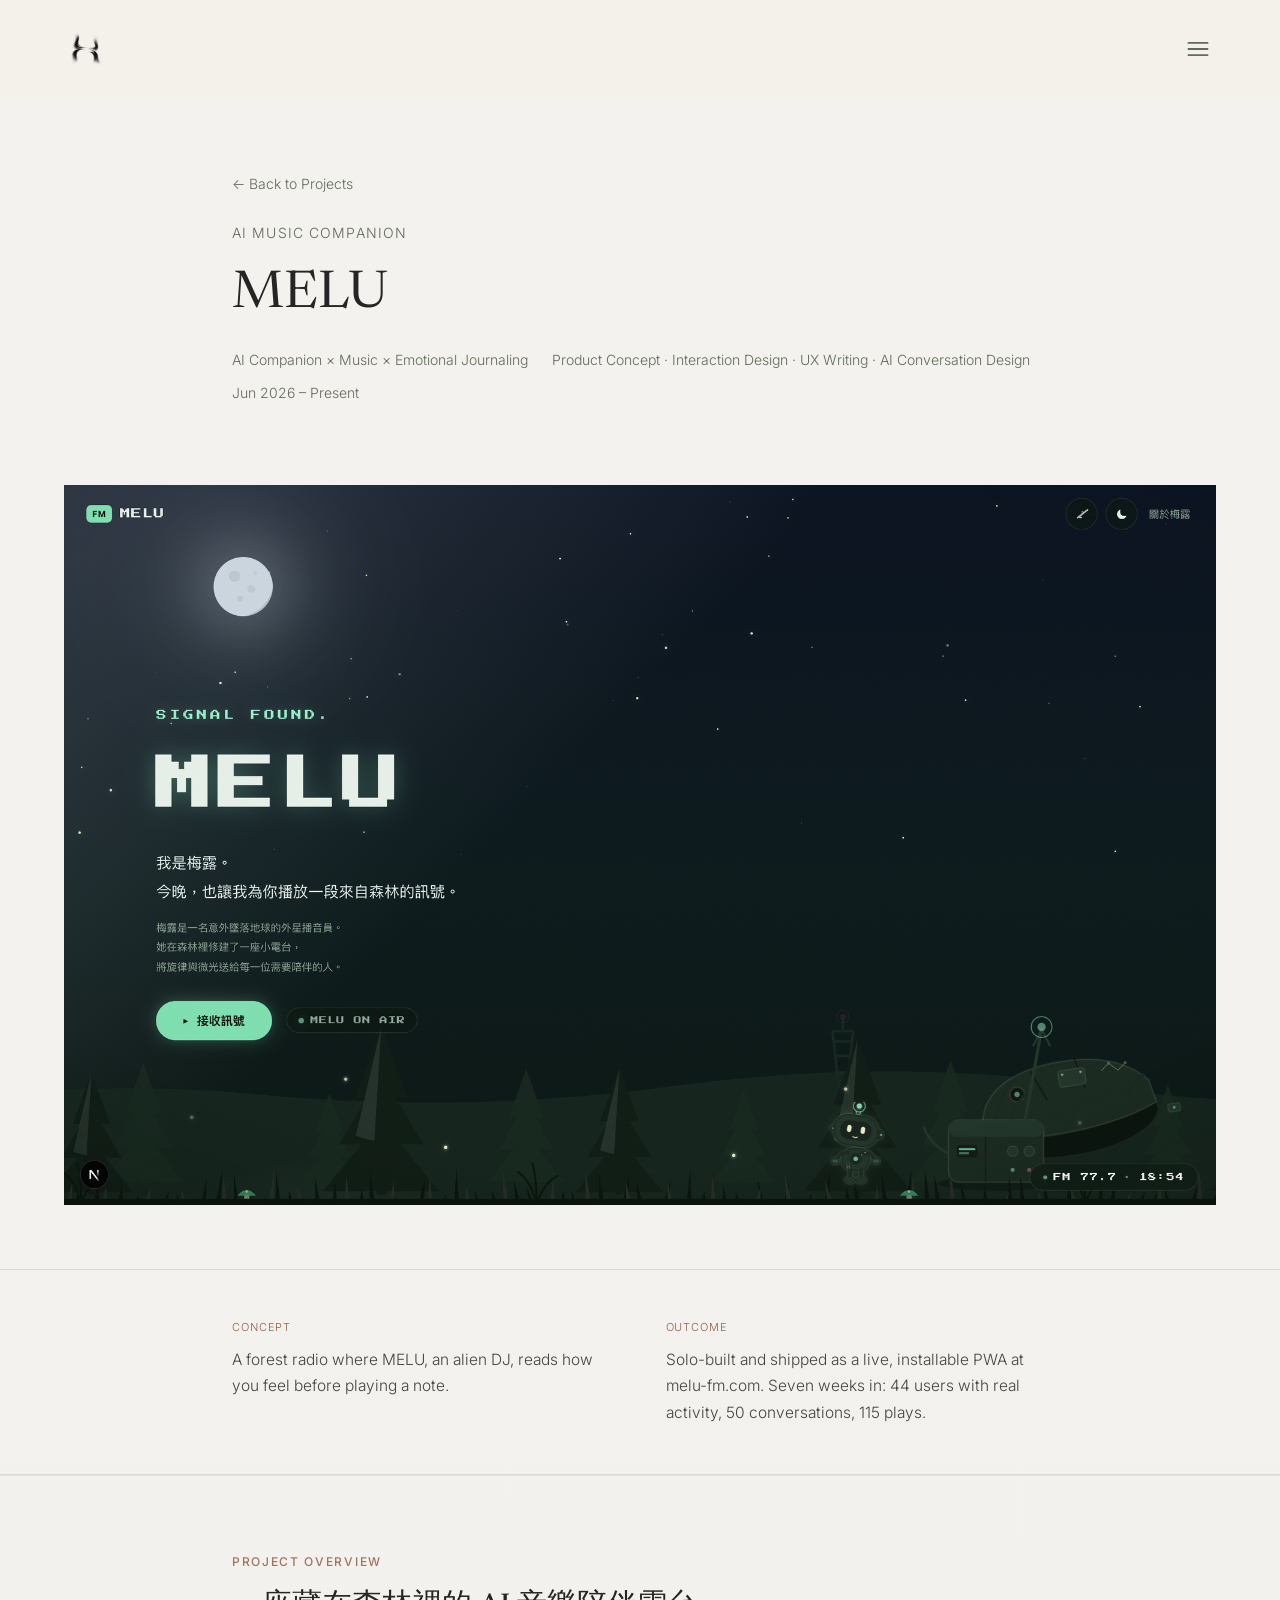
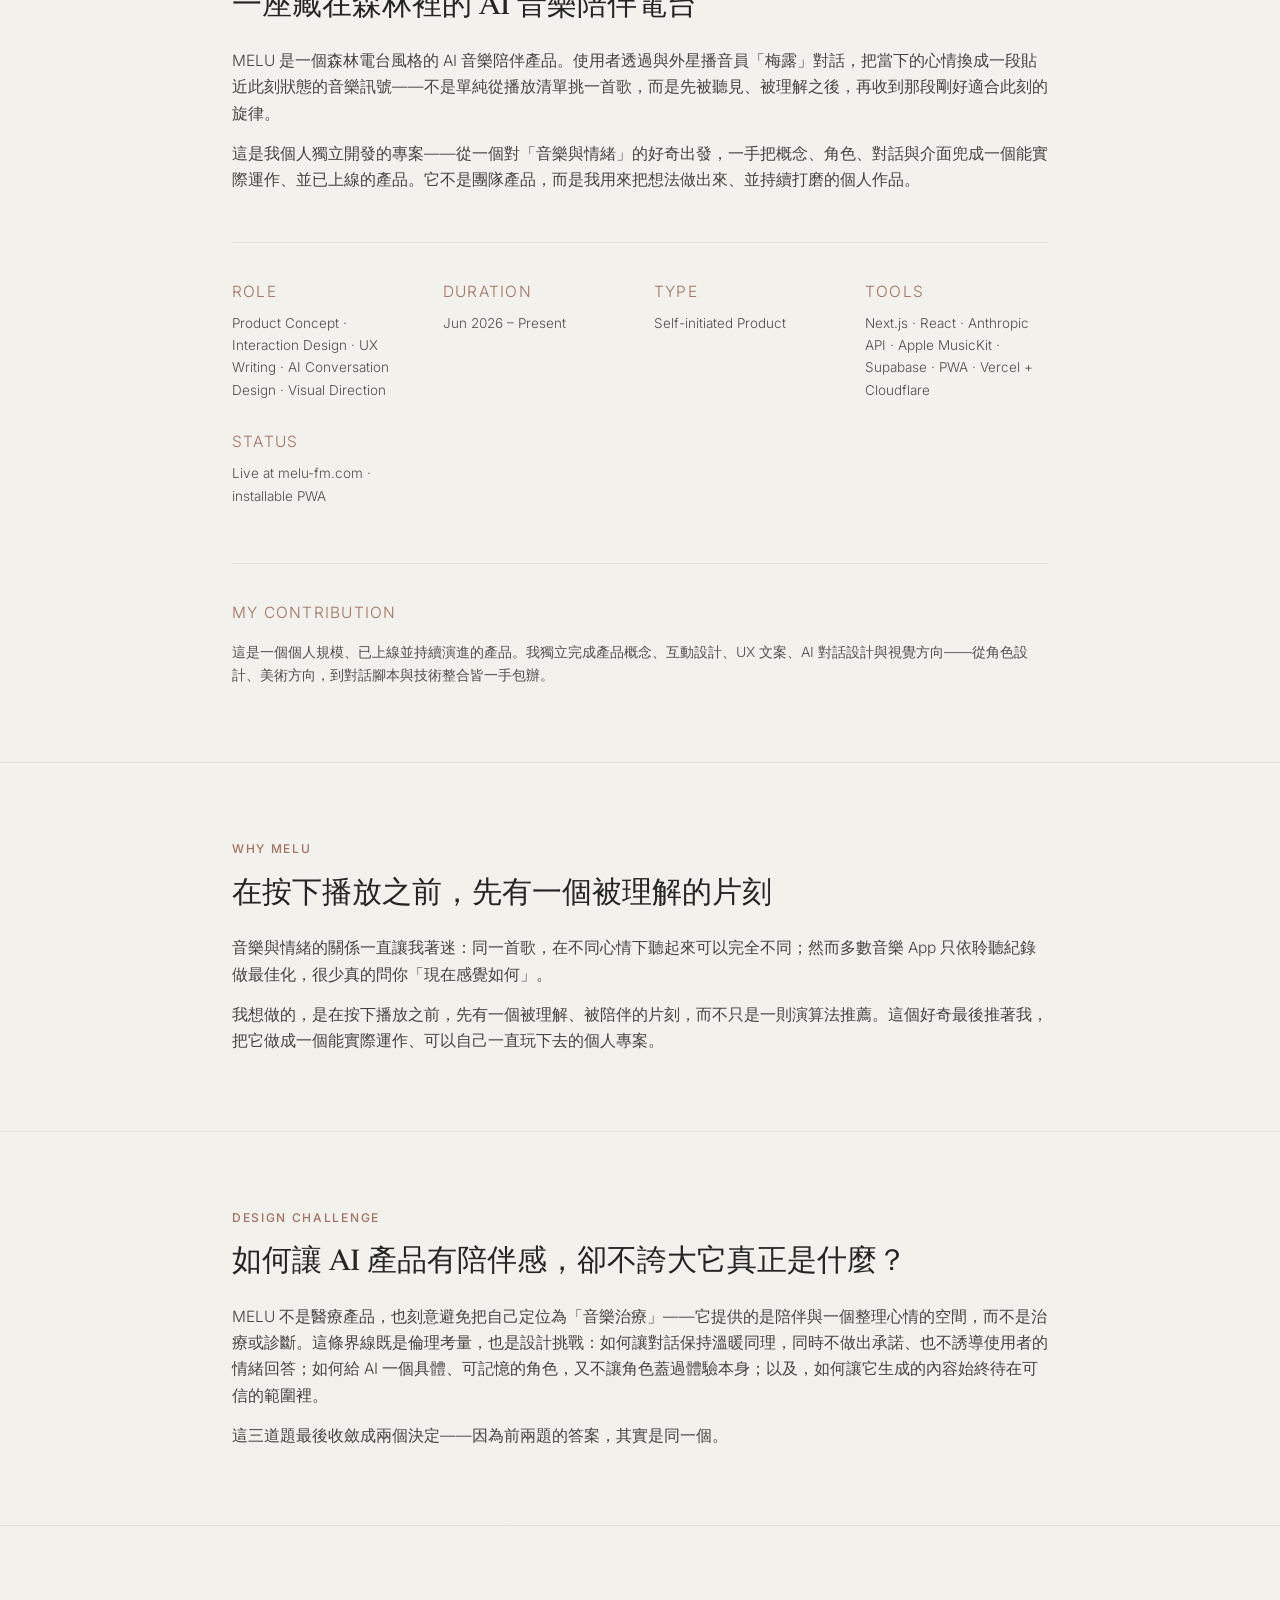
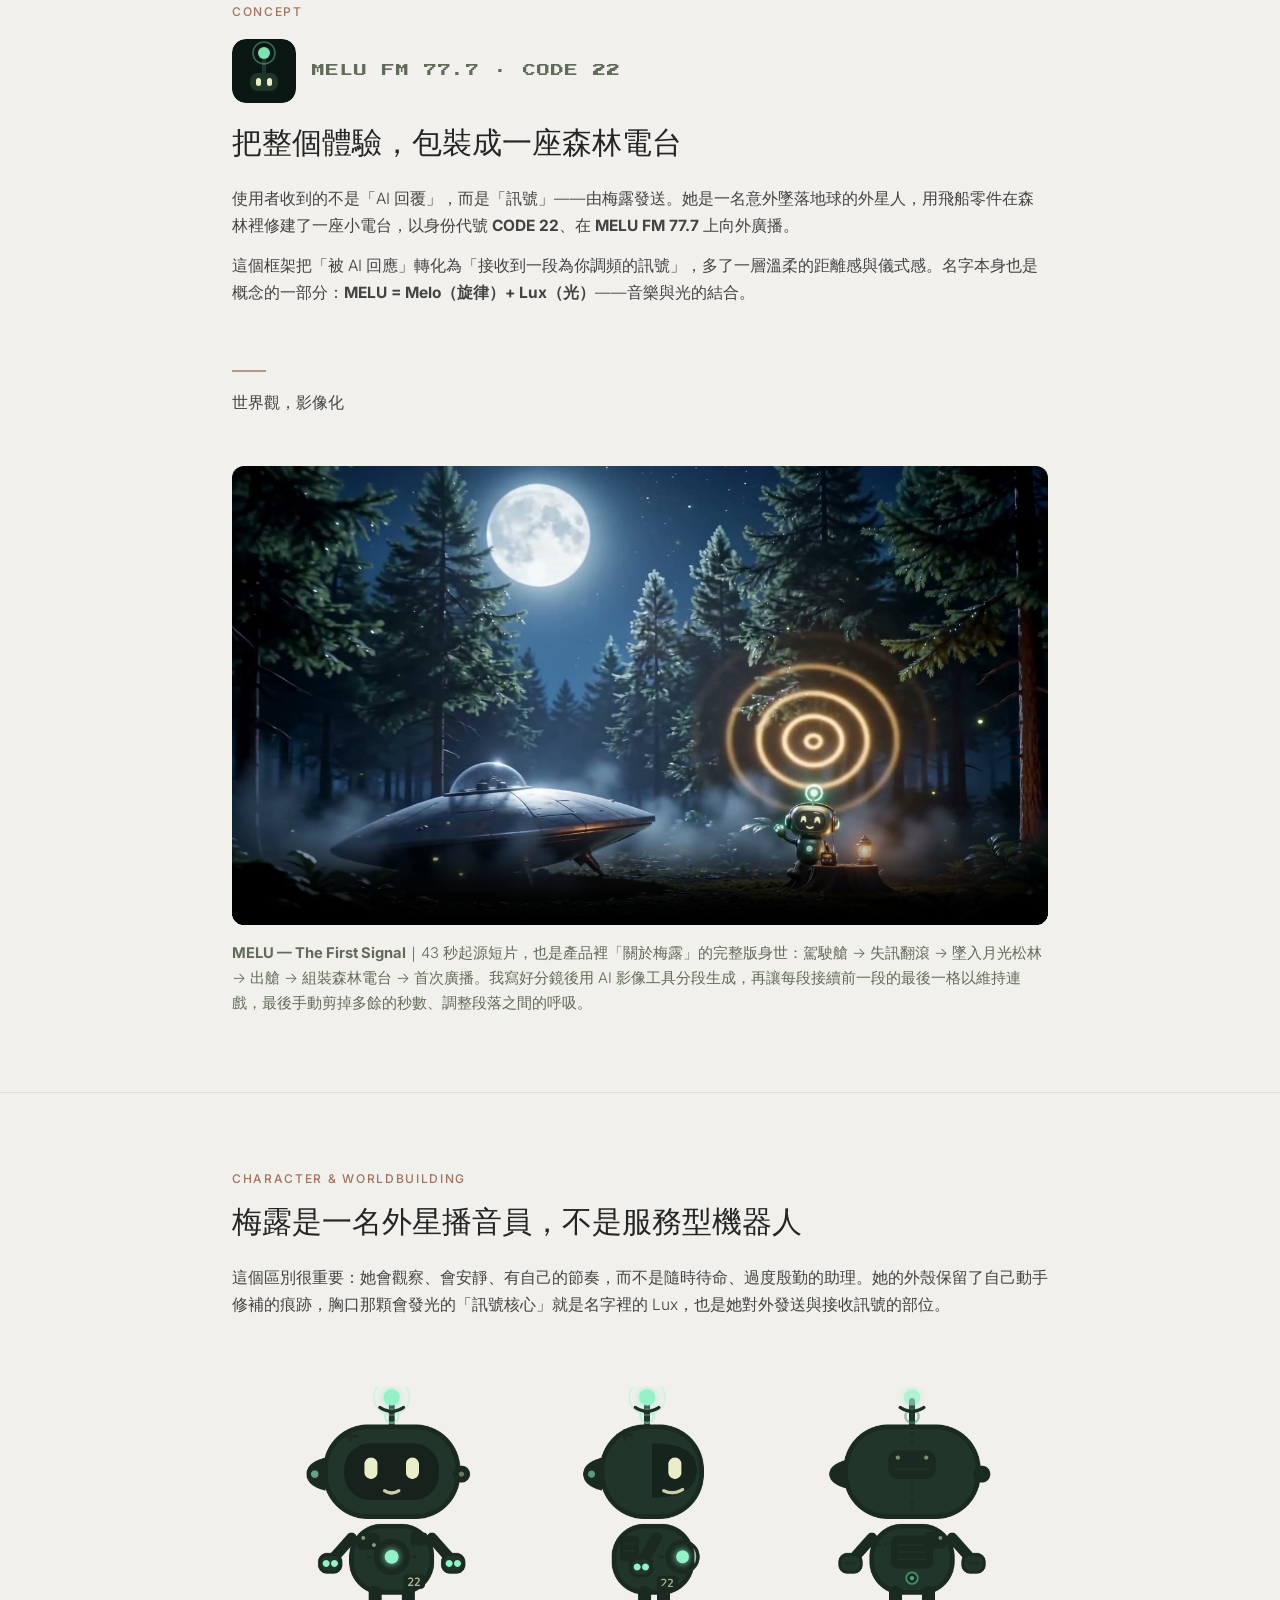
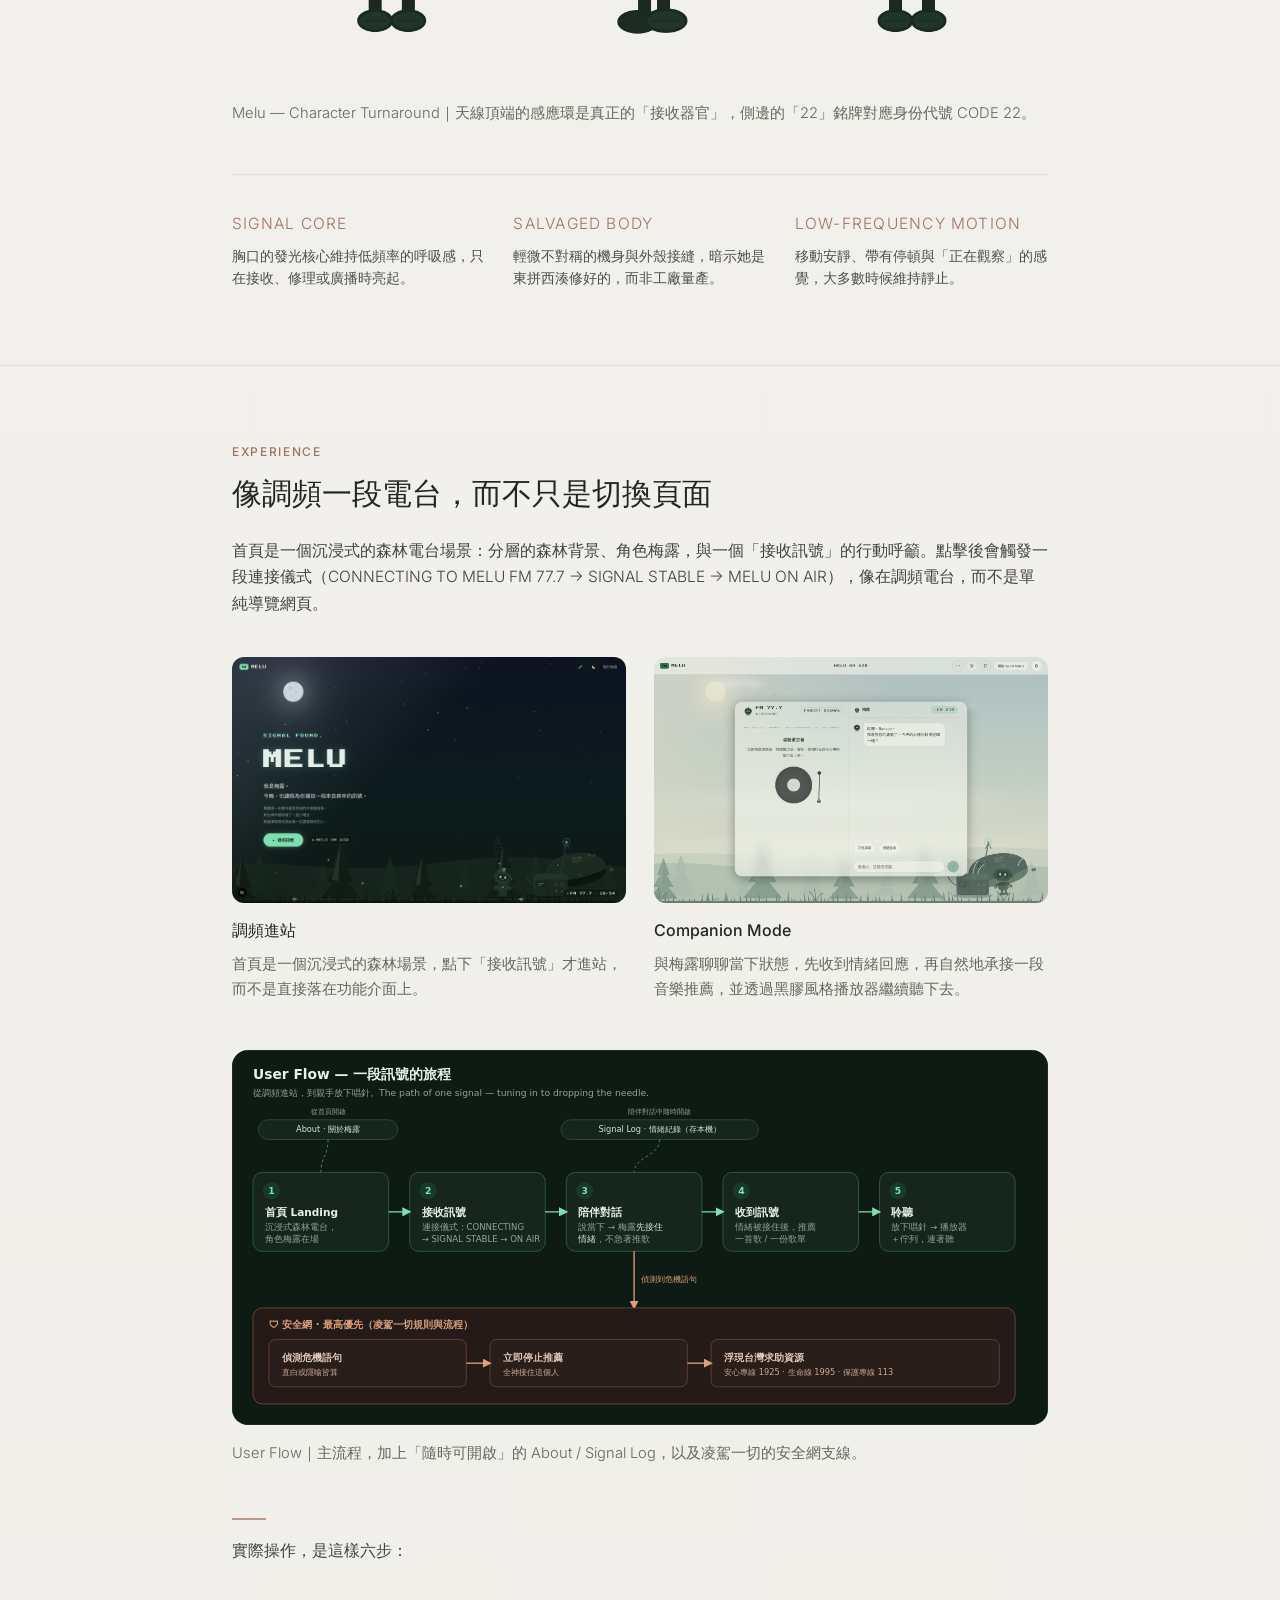
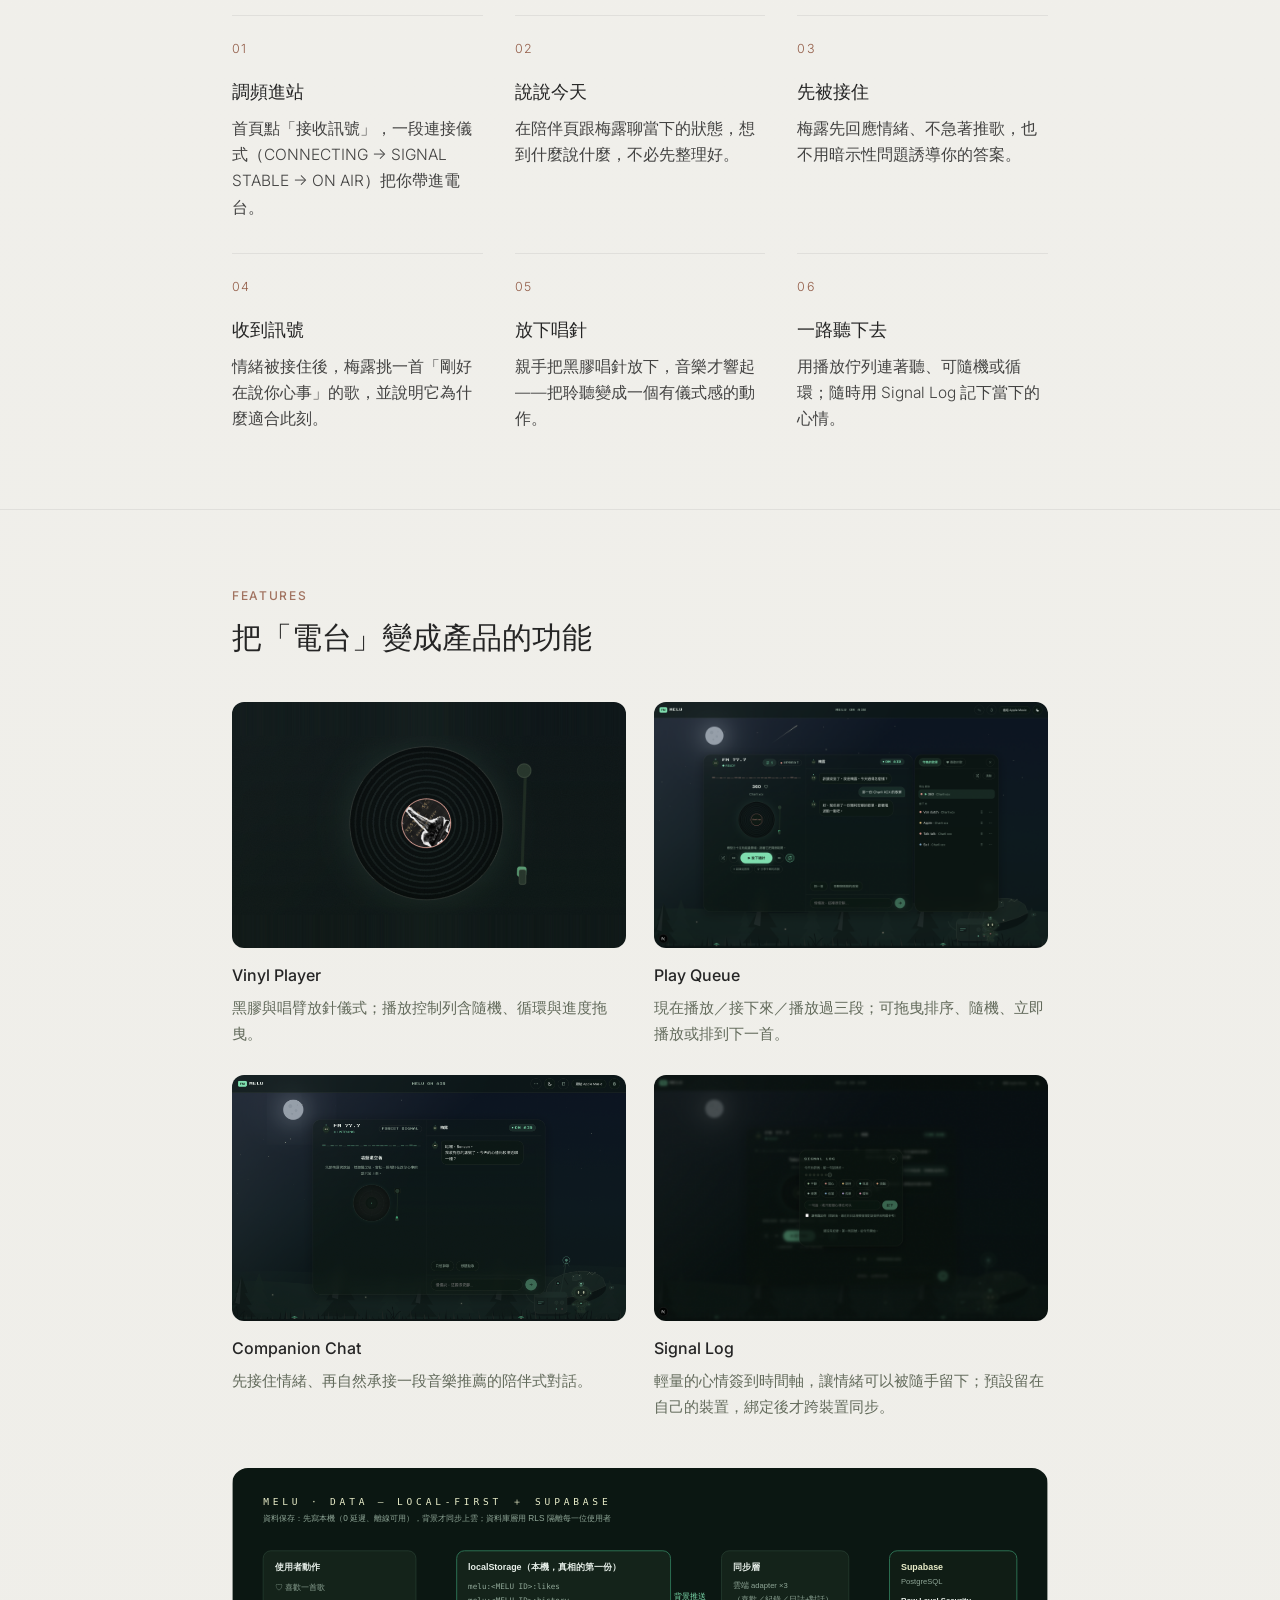
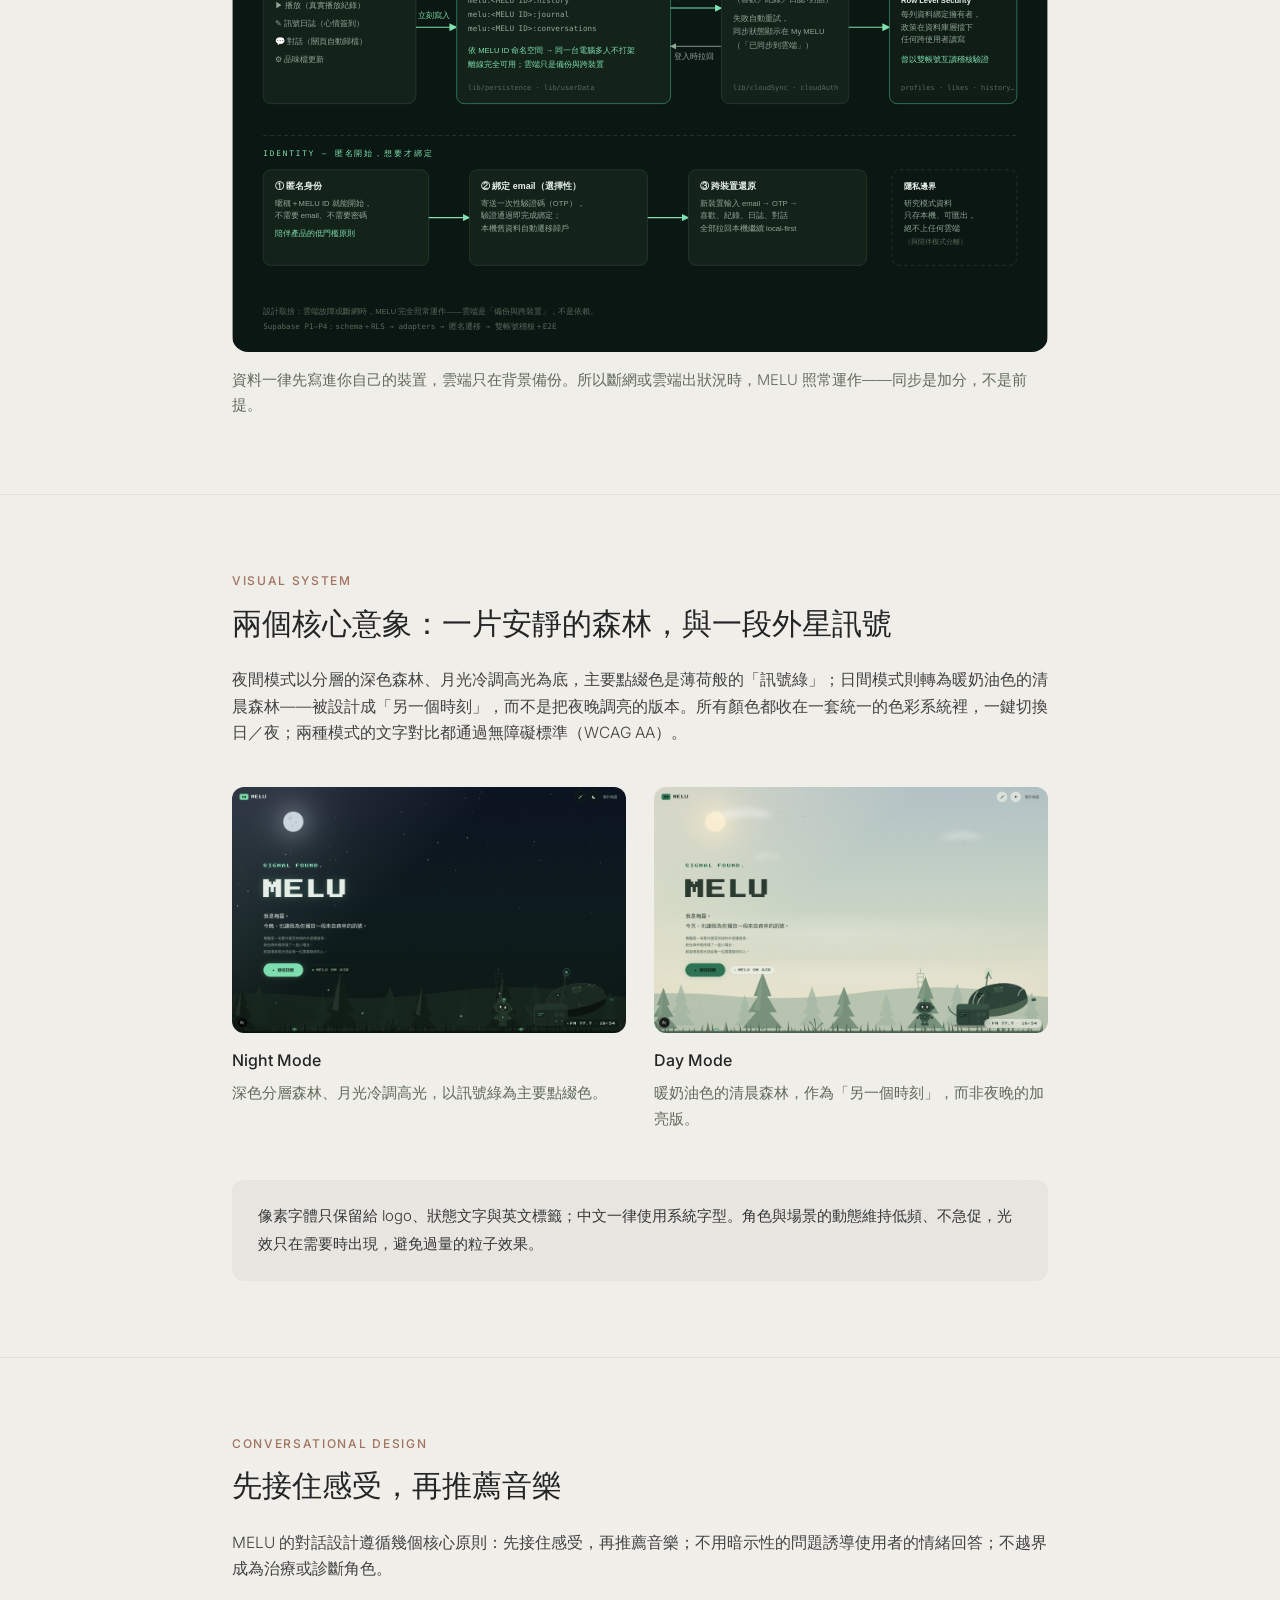
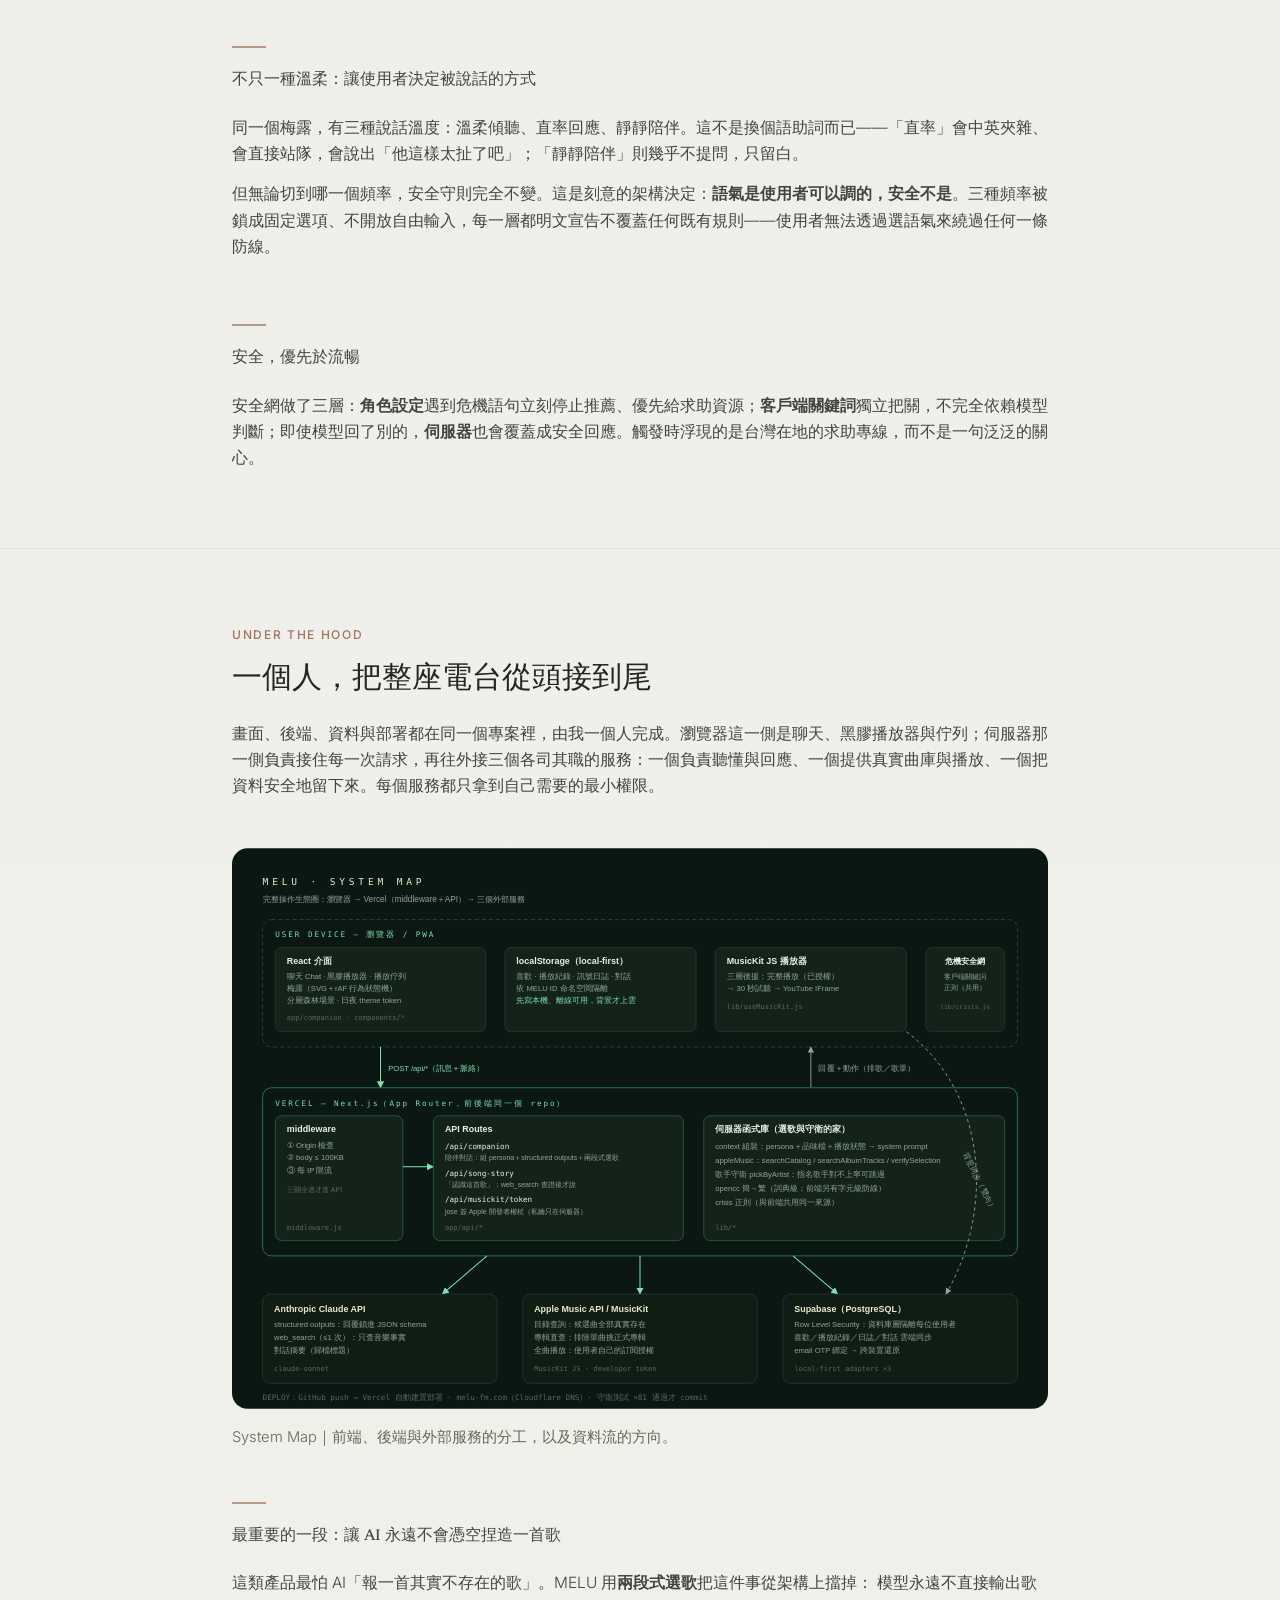
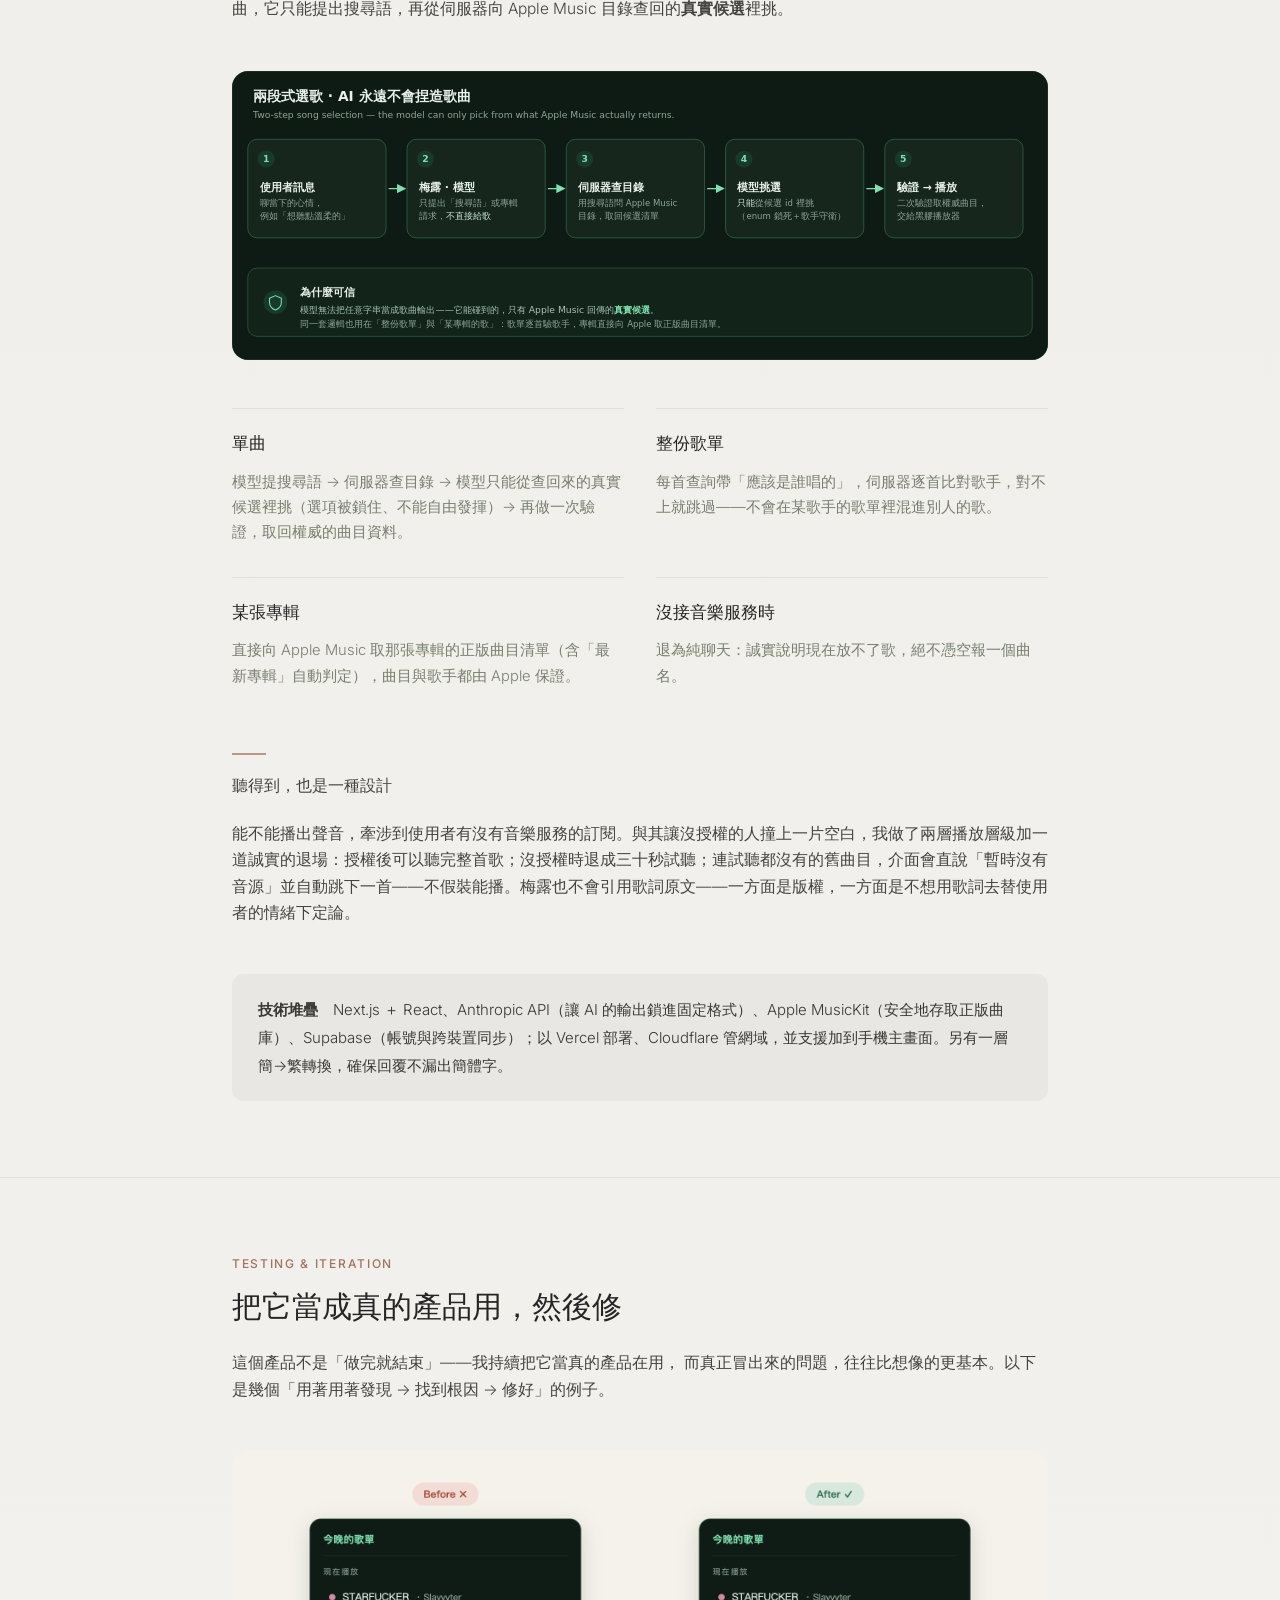
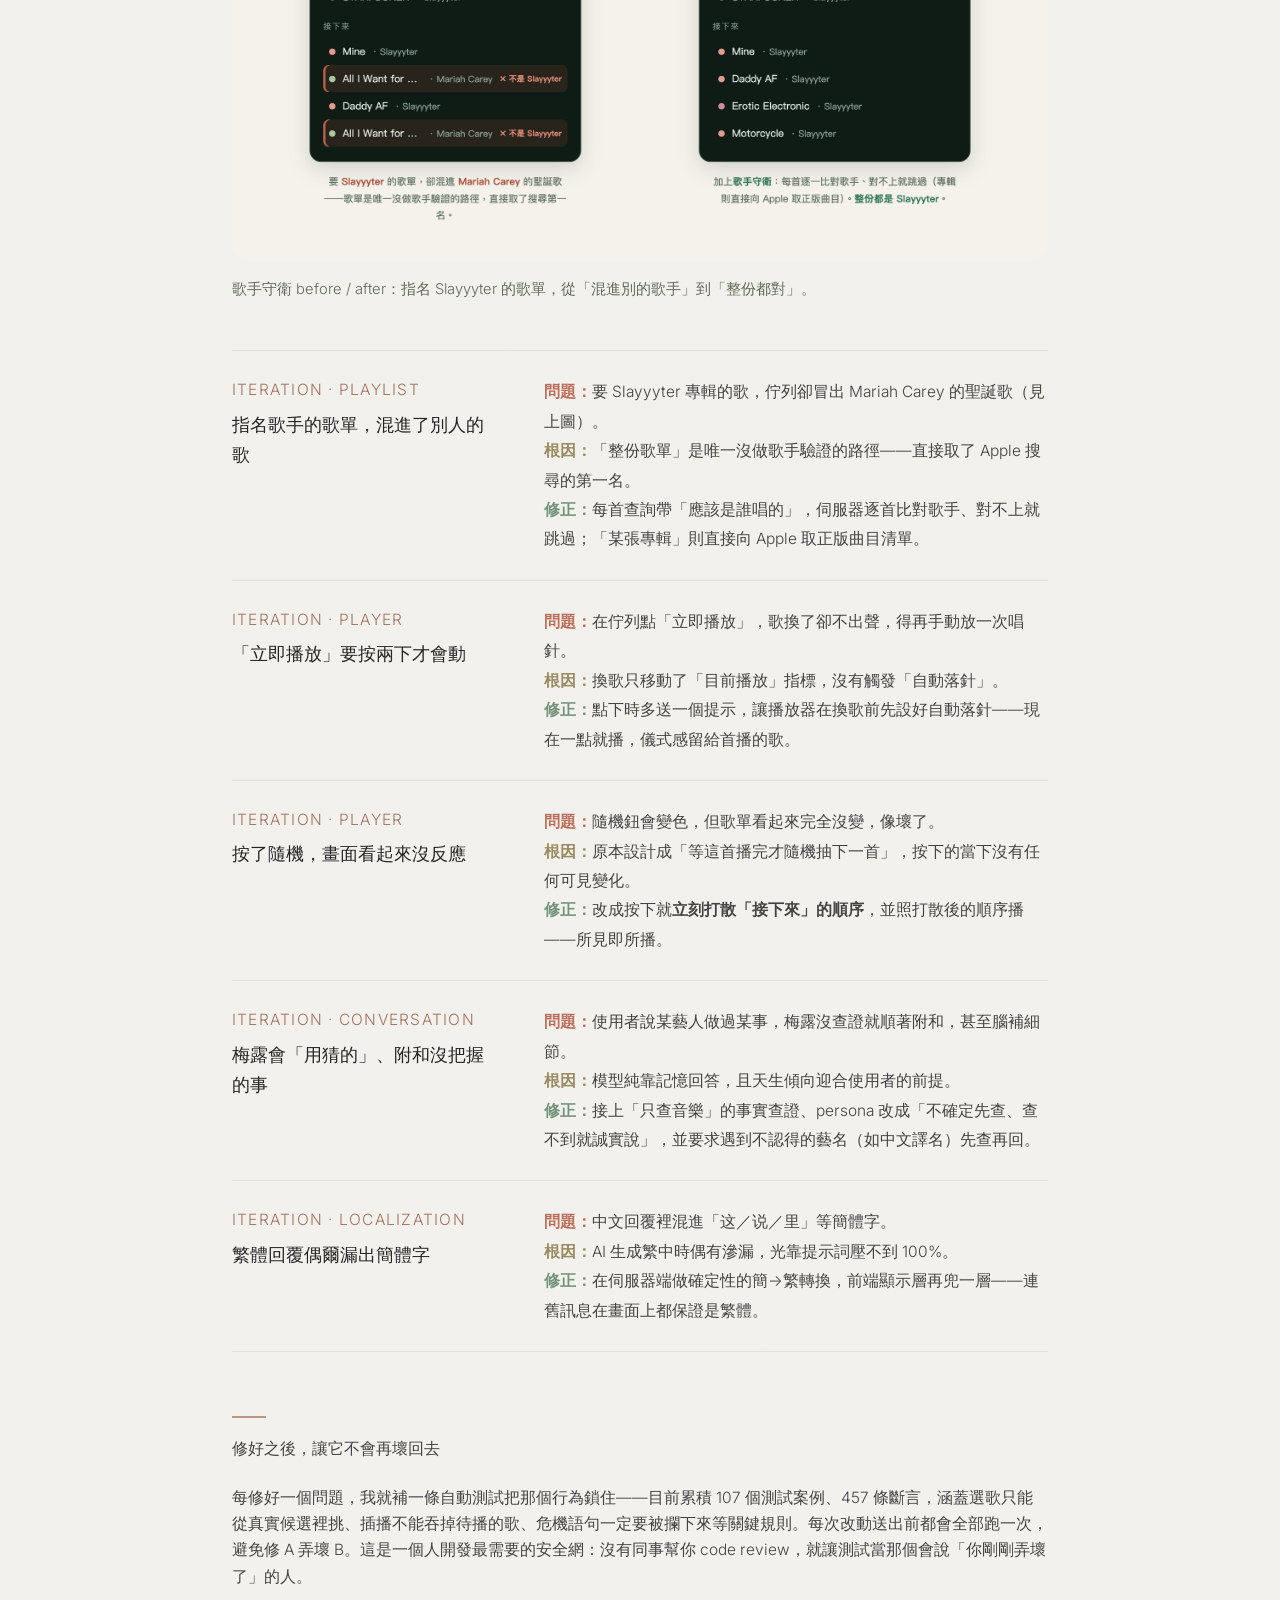
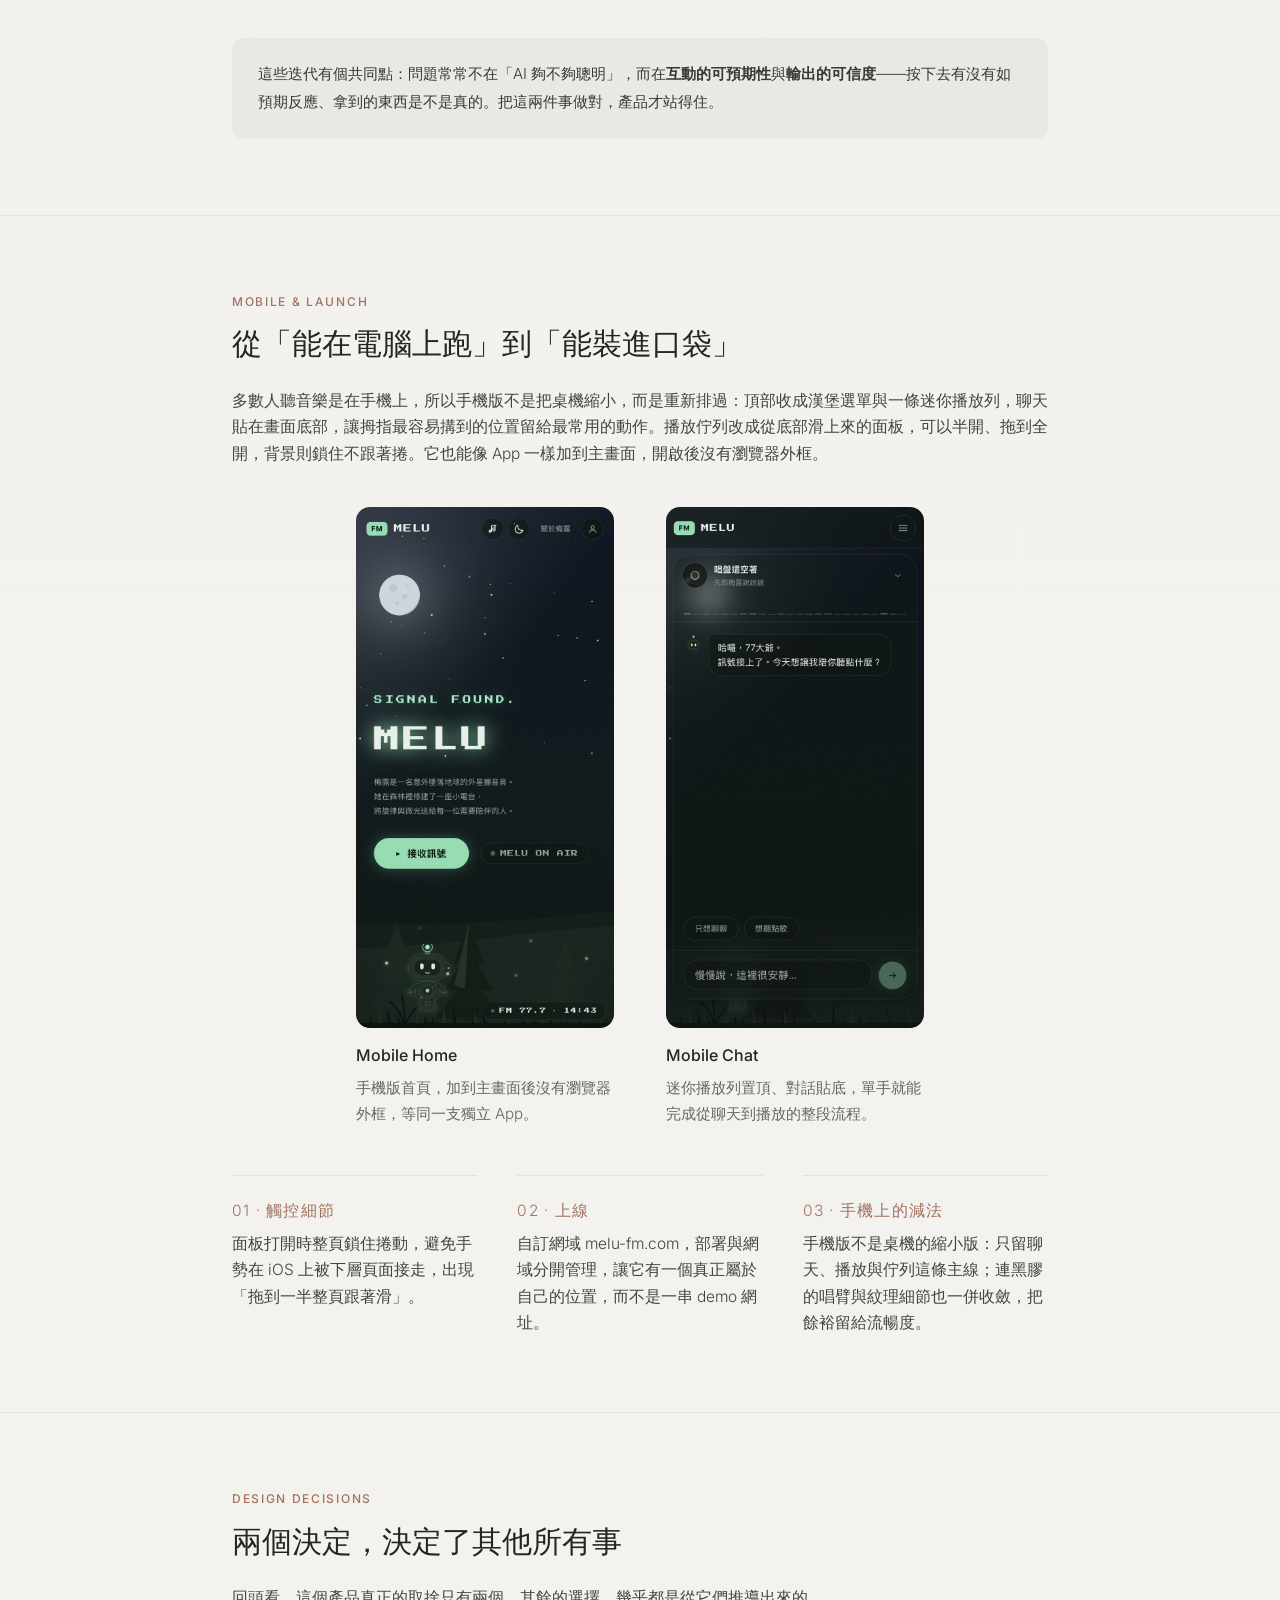
<file: project-melu.html>
<!DOCTYPE html>
<html lang="zh-Hant">
<head>
<meta charset="UTF-8">
<meta name="viewport" content="width=device-width, initial-scale=1.0">
<title>MELU — Hong-Qi Lu</title>
<link rel="preconnect" href="https://fonts.googleapis.com">
<link rel="preconnect" href="https://fonts.gstatic.com" crossorigin>
<link href="https://fonts.googleapis.com/css2?family=Newsreader:ital,opsz,wght@0,6..72,300;0,6..72,400;0,6..72,500;1,6..72,400&family=Inter:wght@300;400;500&family=Press+Start+2P&display=swap" rel="stylesheet">
<meta name="description" content="MELU — 一座藏在森林裡的 AI 音樂陪伴電台，結合 AI 對話、音樂推薦與情緒紀錄，已上線於 melu-fm.com。">
<link rel="icon" type="image/png" href="assets/logo/hongqi-h-logo.png">
<link rel="stylesheet" href="style.css?v=20260903-hero4">
<style>
  /* Section rhythm: give each section more air and a firmer title hierarchy */
  .case-section{ padding:76px 0; }
  .case-section .case-label{
    font-size:12px;
    font-weight:500;
    letter-spacing:.14em;
    margin-bottom:16px;
  }
  .case-section > .wrap > h2{
    font-size:clamp(23px,3.2vw,30px);
    line-height:1.32;
    margin-bottom:20px;
  }
  @media (max-width:700px){
    .case-section{ padding:56px 0; }
  }

  /* MELU case study — uniform image sizing (scoped to this page) */
  .melu-shots{
    display:grid;
    grid-template-columns:repeat(2,minmax(0,1fr));
    gap:28px;
    margin-top:40px;
  }
  .melu-shots figure{ margin:0; }
  .melu-shots img{
    width:100%;
    aspect-ratio:16 / 10;
    object-fit:cover;
    display:block;
    border-radius:12px;
    background:#0b1712;
  }
  .melu-shots figcaption{ margin-top:14px; }
  .melu-shots figcaption strong{
    display:block;
    font-weight:500;
    color:var(--charcoal);
  }
  .melu-shots figcaption span{
    display:block;
    margin-top:6px;
    color:var(--text-muted);
    line-height:1.7;
    font-size:0.95rem;
  }
  /* Full-width banner images (hero sheet, diagram) share one radius */
  .melu-wide img{ border-radius:12px; }
  /* Phone screenshots — keep their tall shape instead of the 16:10 crop */
  .melu-phones{
    display:flex;
    flex-wrap:wrap;
    justify-content:center;
    align-items:flex-end;
    gap:clamp(28px,4vw,56px);
    margin-top:40px;
  }
  .melu-phones figure{ margin:0; flex:0 1 258px; max-width:258px; }
  /* no forced ratio: the two screenshots differ slightly, so cropping either
     one would cut the interface off at the edges */
  .melu-phones img{
    width:100%;
    height:auto;
    display:block;
    border-radius:14px;
    background:#0b1712;
  }
  .melu-phones figcaption{ margin-top:14px; }
  .melu-phones figcaption strong{ display:block; font-weight:500; color:var(--charcoal); }
  .melu-phones figcaption span{
    display:block; margin-top:6px;
    color:var(--text-muted); line-height:1.7; font-size:0.95rem;
  }
  @media (max-width:640px){
    .melu-phones figure{ flex:0 1 220px; max-width:220px; }
  }
  /* Feature text cards sit under a pair of shots — no extra rule needed */
  .melu-feature-cards{ border-top:0; padding-top:0; margin-top:36px; }
  /* their titles read as peers of the captions above, so match that style */
  .melu-feature-cards .meta-label{
    font-size:1rem;
    font-weight:500;
    letter-spacing:0;
    text-transform:none;
    color:var(--charcoal);
    margin-bottom:8px;
  }
  /* Origin-film video */
  .melu-film video{
    width:100%;
    display:block;
    border-radius:12px;
    background:#0b1712;
    aspect-ratio:16 / 9;
    object-fit:cover;
  }
  /* Even 3-column grids (for 3- or 6-item rows, so nothing sits alone) */
  .melu-grid-3{ grid-template-columns:repeat(3,minmax(0,1fr)) !important; }
  @media (max-width:1000px){ .melu-grid-3{ grid-template-columns:repeat(2,minmax(0,1fr)) !important; } }
  @media (max-width:700px){ .melu-grid-3{ grid-template-columns:1fr !important; } }
  /* Two decisions instead of three: give each one more room to breathe */
  .melu-decisions{
    grid-template-columns:repeat(2,minmax(0,1fr)) !important;
    gap:clamp(40px,5vw,72px) !important;
  }
  @media (max-width:760px){
    .melu-decisions{ grid-template-columns:1fr !important; gap:36px !important; }
  }
  /* Even 2×2 grid (roomier for dense text cards) */
  .melu-grid-2{ grid-template-columns:repeat(2,minmax(0,1fr)) !important; }
  @media (max-width:700px){ .melu-grid-2{ grid-template-columns:1fr !important; } }
  /* Lead line before the six steps — lower & larger */
  /* Sub-heading inside a section: clearly below the serif h2, clearly above body
     copy. The clay rule gives it a visual anchor without competing with h2. */
  /* line-height stays generous: Newsreader carries no CJK, so Chinese falls back
     to a system serif whose glyphs are taller than the Latin ones — a tight line
     box would crowd them against the rule above. */
  .melu-steps-lead{
    position:relative;
    margin-top:64px;
    margin-bottom:20px;
    padding-top:22px;
    font-family:'Newsreader',serif;
    font-size:18px;
    font-weight:500;
    line-height:1.7;
    color:var(--charcoal);
    opacity:1;
  }
  .melu-steps-lead::before{
    content:"";
    position:absolute;
    top:0; left:0;
    width:34px;
    height:2px;
    background:var(--clay);
    opacity:.7;
  }
  /* a lead that directly follows a figure needs less air above */
  figure + .melu-steps-lead{ margin-top:52px; }
  /* Tech-stack callout — pushed down, subtle tinted background */
  .melu-techstack{
    margin-top:48px;
    padding:22px 26px;
    background:rgba(37,37,34,0.045);
    border-radius:12px;
  }
  .melu-techstack p{ margin:0; font-size:15px; line-height:1.85; opacity:.9; }
  .melu-techstack strong{ color:var(--charcoal); font-weight:600; }
  /* Takeaway note — subtle tinted box, pushed down */
  .melu-note{
    margin-top:48px;
    padding:22px 26px;
    background:rgba(37,37,34,0.045);
    border-radius:12px;
  }
  .melu-note p{ margin:0; font-size:15px; line-height:1.9; opacity:.9; }
  .melu-note strong{ color:var(--charcoal); }
  /* Iteration list — horizontal rows (head left, detail right) */
  .melu-iter{ margin-top:48px; }
  .melu-iter__row{
    display:grid;
    grid-template-columns:minmax(190px,0.85fr) minmax(0,1.6fr);
    gap:20px 44px;
    padding:26px 0;
    border-top:1px solid var(--border);
  }
  .melu-iter__row:last-of-type{ border-bottom:1px solid var(--border); }
  .melu-iter__head .meta-label{ margin-bottom:8px; }
  .melu-iter__head h3{ margin:0; }
  .melu-iter__body p{ margin:0; line-height:1.9; }
  /* Problem / Root cause / Fix labels — colour-coded */
  .melu-lbl{ font-weight:600; }
  .melu-lbl--q{ color:#b0553f; } /* 問題 */
  .melu-lbl--c{ color:#8c7a4b; } /* 根因 */
  .melu-lbl--f{ color:#5e8368; } /* 修正 */
  @media (max-width:700px){
    .melu-iter__row{ grid-template-columns:1fr; gap:10px; padding:22px 0; }
  }
  /* CTA */
  .melu-cta{ text-align:center; }
  .melu-cta .wrap > p{ margin-left:auto; margin-right:auto; }
  .melu-cta__btn{
    display:inline-block;
    margin-top:8px;
    padding:15px 30px;
    border-radius:999px;
    background:var(--charcoal,#252525);
    color:#fff;
    text-decoration:none;
    font-weight:500;
    letter-spacing:.02em;
    transition:transform .18s ease, opacity .18s ease;
  }
  .melu-cta__btn:hover{ transform:translateY(-2px); opacity:.92; }
  @media (max-width:640px){
    .melu-shots{ grid-template-columns:1fr; gap:24px; }
  }
</style>
<style>
  .site-nav{ border-bottom:0; }
</style>
</head>
<body>

<a class="skip-link" href="#main-content">Skip to content</a>

<nav class="site-nav">
  <div class="wrap">
    <a
      href="index.html"
      class="nav-name site-logo--image"
      aria-label="Hong-Qi Lu — Home"
    >
      <img
        src="assets/logo/hongqi-h-logo.png?v=20260625-transparent"
        alt=""
        class="site-logo-image"
      >
    </a>
    <div class="nav-menu">
      <ul>
        <li><a href="index.html" class="nav-link">Home</a></li>
        <li><a href="projects.html" class="nav-link active">Projects</a></li>
        <li><a href="about.html" class="nav-link">About</a></li>
        <li><a href="contact.html" class="nav-link">Contact</a></li>
      </ul>
      <button class="nav-toggle" type="button" aria-label="Menu" aria-expanded="false">
        <svg viewBox="0 0 24 24" xmlns="http://www.w3.org/2000/svg" aria-hidden="true">
          <rect x="3" y="6" width="18" height="1.6" rx="0.8" fill="currentColor"/>
          <rect x="3" y="11.2" width="18" height="1.6" rx="0.8" fill="currentColor"/>
          <rect x="3" y="16.4" width="18" height="1.6" rx="0.8" fill="currentColor"/>
        </svg>
      </button>
    </div>
  </div>
</nav>

<header class="site-header compact" id="main-content">
  <div class="wrap">
    <a href="projects.html" class="back-link">← Back to Projects</a>

    <p class="eyebrow">AI MUSIC COMPANION</p>

    <h1>MELU</h1>

    <div class="project-meta">
      <span>AI Companion × Music × Emotional Journaling</span>

      <span>
        Product Concept · Interaction Design · UX Writing · AI Conversation Design
      </span>

      <span>Jun 2026 – Present</span>
    </div>
  </div>
</header>

<!-- Hero -->
<section class="project-hero">
  <div class="project-hero__inner">
    <img
      src="assets/melu/melu-hero-night.png"
      alt="MELU 首頁夜間森林場景，畫面中有角色梅露與「接收訊號」按鈕"
    >
  </div>
</section>

<!-- At a glance -->
<section class="at-glance" aria-label="At a glance">
  <div class="wrap at-glance__inner">
    <div class="at-glance__item">
      <p class="at-glance__label">Concept</p>
      <p class="at-glance__value">A forest radio where MELU, an alien DJ, reads how you feel before playing a note.</p>
    </div>
    <div class="at-glance__item">
      <p class="at-glance__label">Outcome</p>
      <p class="at-glance__value">Solo-built and shipped as a live, installable PWA at melu-fm.com. Seven weeks in: 44 users with real activity, 50 conversations, 115 plays.</p>
    </div>
  </div>
</section>

<!-- Project Overview -->
<section class="case-section">
  <div class="wrap">
    <p class="case-label">Project Overview</p>

    <h2>一座藏在森林裡的 AI 音樂陪伴電台</h2>

    <p>
      MELU 是一個森林電台風格的 AI 音樂陪伴產品。使用者透過與外星播音員「梅露」對話，把當下的心情換成一段貼近此刻狀態的音樂訊號——不是單純從播放清單挑一首歌，而是先被聽見、被理解之後，再收到那段剛好適合此刻的旋律。</p>

    <p class="paragraph-spaced">
      這是我個人獨立開發的專案——從一個對「音樂與情緒」的好奇出發，一手把概念、角色、對話與介面兜成一個能實際運作、並已上線的產品。它不是團隊產品，而是我用來把想法做出來、並持續打磨的個人作品。</p>

    <div class="meta-grid">

      <div class="meta-item">
        <p class="meta-label">Role</p>
        <p>
          Product Concept · Interaction Design ·
          UX Writing · AI Conversation Design ·
          Visual Direction
        </p>
      </div>

      <div class="meta-item">
        <p class="meta-label">Duration</p>
        <p>Jun 2026 – Present</p>
      </div>

      <div class="meta-item">
        <p class="meta-label">Type</p>
        <p>Self-initiated Product</p>
      </div>

      <div class="meta-item">
        <p class="meta-label">Tools</p>
        <p>
          Next.js · React · Anthropic API · Apple MusicKit ·
          Supabase · PWA · Vercel + Cloudflare
        </p>
      </div>

      <div class="meta-item">
        <p class="meta-label">Status</p>
        <p>Live at melu-fm.com · installable PWA</p>
      </div>

    </div>

    <div class="contribution-note">
      <p class="meta-label">My Contribution</p>

      <p>
        這是一個個人規模、已上線並持續演進的產品。我獨立完成產品概念、互動設計、UX 文案、AI 對話設計與視覺方向——從角色設計、美術方向，到對話腳本與技術整合皆一手包辦。</p>
    </div>
  </div>
</section>

<!-- Why I Built This -->
<section class="case-section">
  <div class="wrap">
    <p class="case-label">Why MELU</p>

    <h2>在按下播放之前，先有一個被理解的片刻</h2>

    <p>
      音樂與情緒的關係一直讓我著迷：同一首歌，在不同心情下聽起來可以完全不同；然而多數音樂 App 只依聆聽紀錄做最佳化，很少真的問你「現在感覺如何」。</p>

    <p class="paragraph-spaced">
      我想做的，是在按下播放之前，先有一個被理解、被陪伴的片刻，而不只是一則演算法推薦。這個好奇最後推著我，把它做成一個能實際運作、可以自己一直玩下去的個人專案。</p>
  </div>
</section>

<!-- Design Challenge -->
<section class="case-section">
  <div class="wrap">
    <p class="case-label">Design Challenge</p>

    <h2>如何讓 AI 產品有陪伴感，卻不誇大它真正是什麼？</h2>

    <p>
      MELU 不是醫療產品，也刻意避免把自己定位為「音樂治療」——它提供的是陪伴與一個整理心情的空間，而不是治療或診斷。這條界線既是倫理考量，也是設計挑戰：如何讓對話保持溫暖同理，同時不做出承諾、也不誘導使用者的情緒回答；如何給 AI 一個具體、可記憶的角色，又不讓角色蓋過體驗本身；以及，如何讓它生成的內容始終待在可信的範圍裡。</p>

    <p class="paragraph-spaced">
      這三道題最後收斂成兩個決定——因為前兩題的答案，其實是同一個。</p>
  </div>
</section>

<!-- Concept -->
<section class="case-section">
  <div class="wrap">
    <p class="case-label">Concept</p>

    <figure style="margin:0 0 24px;display:flex;align-items:center;gap:16px;">
      <img
        src="assets/melu/melu-icon.svg"
        alt="MELU 品牌識別圖示，深森林底色與天線訊號燈"
        width="64" height="64"
        style="width:64px;height:64px;border-radius:14px;flex:none;"
      >
      <figcaption style="font-family:'Press Start 2P',monospace,'Inter';letter-spacing:.08em;font-size:13px;color:var(--olive);">
        MELU FM 77.7 · CODE 22
      </figcaption>
    </figure>

    <h2>把整個體驗，包裝成一座森林電台</h2>

    <p>
      使用者收到的不是「AI 回覆」，而是「訊號」——由梅露發送。她是一名意外墜落地球的外星人，用飛船零件在森林裡修建了一座小電台，以身份代號 <strong>CODE 22</strong>、在 <strong>MELU FM 77.7</strong> 上向外廣播。</p>

    <p class="paragraph-spaced">
      這個框架把「被 AI 回應」轉化為「接收到一段為你調頻的訊號」，多了一層溫柔的距離感與儀式感。名字本身也是概念的一部分：<strong>MELU = Melo（旋律）+ Lux（光）</strong>——音樂與光的結合。</p>

    <p class="melu-steps-lead">世界觀，影像化</p>

    <figure class="case-image case-image--wide case-image--push melu-film">
      <video
        controls
        playsinline
        preload="none"
        poster="assets/melu/melu-first-signal-poster.jpg"
      >
        <source src="assets/melu/melu-first-signal-720p.mp4" type="video/mp4">
        你的瀏覽器不支援內嵌影片。
      </video>
      <figcaption>
        <strong>MELU — The First Signal</strong>｜43 秒起源短片，也是產品裡「關於梅露」的完整版身世：駕駛艙 → 失訊翻滾 → 墜入月光松林 → 出艙 → 組裝森林電台 → 首次廣播。我寫好分鏡後用 AI 影像工具分段生成，再讓每段接續前一段的最後一格以維持連戲，最後手動剪掉多餘的秒數、調整段落之間的呼吸。</figcaption>
    </figure>
  </div>
</section>

<!-- Character & Worldbuilding -->
<section class="case-section character-system">
  <div class="wrap">
    <p class="case-label">Character &amp; Worldbuilding</p>

    <h2>梅露是一名外星播音員，不是服務型機器人</h2>

    <p>
      這個區別很重要：她會觀察、會安靜、有自己的節奏，而不是隨時待命、過度殷勤的助理。她的外殼保留了自己動手修補的痕跡，胸口那顆會發光的「訊號核心」就是名字裡的 Lux，也是她對外發送與接收訊號的部位。</p>

    <figure class="case-image case-image--wide case-image--push">
      <img
        src="assets/melu/melu-turnaround.png"
        alt="梅露角色三視圖，展示正面、側面與背面，含天線感應環、胸口訊號核心與修補痕跡"
        loading="lazy"
      >
      <figcaption>
        Melu — Character Turnaround｜天線頂端的感應環是真正的「接收器官」，側邊的「22」銘牌對應身份代號 CODE 22。</figcaption>
    </figure>

    <div class="meta-grid melu-grid-3">

      <div class="meta-item">
        <p class="meta-label">Signal Core</p>
        <p>
          胸口的發光核心維持低頻率的呼吸感，只在接收、修理或廣播時亮起。</p>
      </div>

      <div class="meta-item">
        <p class="meta-label">Salvaged Body</p>
        <p>
          輕微不對稱的機身與外殼接縫，暗示她是東拼西湊修好的，而非工廠量產。</p>
      </div>

      <div class="meta-item">
        <p class="meta-label">Low-frequency Motion</p>
        <p>
          移動安靜、帶有停頓與「正在觀察」的感覺，大多數時候維持靜止。</p>
      </div>

    </div>
  </div>
</section>

<!-- Experience -->
<section class="case-section prototype-experience">
  <div class="wrap">
    <p class="case-label">Experience</p>

    <h2>像調頻一段電台，而不只是切換頁面</h2>

    <p>
      首頁是一個沉浸式的森林電台場景：分層的森林背景、角色梅露，與一個「接收訊號」的行動呼籲。點擊後會觸發一段連接儀式（CONNECTING TO MELU FM 77.7 → SIGNAL STABLE → MELU ON AIR），像在調頻電台，而不是單純導覽網頁。</p>

    <div class="melu-shots">

      <figure>
        <img
          src="assets/melu/melu-hero-night.png"
          alt="MELU 首頁夜間森林場景，含角色梅露與「接收訊號」按鈕"
          loading="lazy"
        >
        <figcaption>
          <strong>調頻進站</strong>
          <span>首頁是一個沉浸式的森林場景，點下「接收訊號」才進站，而不是直接落在功能介面上。</span>
        </figcaption>
      </figure>

      <figure>
        <img
          src="assets/melu/melu-companion-day.png"
          alt="MELU 陪伴模式頁面，包含對話介面與音樂播放器"
          loading="lazy"
        >
        <figcaption>
          <strong>Companion Mode</strong>
          <span>與梅露聊聊當下狀態，先收到情緒回應，再自然地承接一段音樂推薦，並透過黑膠風格播放器繼續聽下去。</span>
        </figcaption>
      </figure>

    </div>

    <figure class="case-image case-image--wide case-image--push">
      <img src="assets/melu/melu-user-flow.svg"
           alt="MELU 使用者流程圖：首頁 → 接收訊號（連接儀式）→ 陪伴對話（先接住情緒）→ 收到訊號（推薦歌曲/歌單）→ 聆聽（放下唱針、播放器＋佇列）；About 與 Signal Log 隨時可開啟；偵測到危機語句時進入最高優先的安全網支線"
           loading="lazy" style="border-radius:16px;">
      <figcaption>
        User Flow｜主流程，加上「隨時可開啟」的 About / Signal Log，以及凌駕一切的安全網支線。</figcaption>
    </figure>

    <p class="melu-steps-lead">實際操作，是這樣六步：</p>

    <div class="interaction-loop melu-grid-3">
      <article>
        <span>01</span>
        <h3>調頻進站</h3>
        <p>首頁點「接收訊號」，一段連接儀式（CONNECTING → SIGNAL STABLE → ON AIR）把你帶進電台。</p>
      </article>
      <article>
        <span>02</span>
        <h3>說說今天</h3>
        <p>在陪伴頁跟梅露聊當下的狀態，想到什麼說什麼，不必先整理好。</p>
      </article>
      <article>
        <span>03</span>
        <h3>先被接住</h3>
        <p>梅露先回應情緒、不急著推歌，也不用暗示性問題誘導你的答案。</p>
      </article>
      <article>
        <span>04</span>
        <h3>收到訊號</h3>
        <p>情緒被接住後，梅露挑一首「剛好在說你心事」的歌，並說明它為什麼適合此刻。</p>
      </article>
      <article>
        <span>05</span>
        <h3>放下唱針</h3>
        <p>親手把黑膠唱針放下，音樂才響起——把聆聽變成一個有儀式感的動作。</p>
      </article>
      <article>
        <span>06</span>
        <h3>一路聽下去</h3>
        <p>用播放佇列連著聽、可隨機或循環；隨時用 Signal Log 記下當下的心情。</p>
      </article>
    </div>
  </div>
</section>

<!-- Feature Walkthrough -->
<section class="case-section">
  <div class="wrap">
    <p class="case-label">Features</p>
    <h2>把「電台」變成產品的功能</h2>
    <div class="melu-shots">
      <figure>
        <img src="assets/melu/melu-player.png" alt="MELU 黑膠風格播放器特寫，含唱片、唱臂與播放控制" loading="lazy">
        <figcaption><strong>Vinyl Player</strong><span>黑膠與唱臂放針儀式；播放控制列含隨機、循環與進度拖曳。</span></figcaption>
      </figure>
      <figure>
        <img src="assets/melu/melu-queue.png" alt="MELU 播放佇列面板，含現在播放、接下來與播放過三段" loading="lazy">
        <figcaption><strong>Play Queue</strong><span>現在播放／接下來／播放過三段；可拖曳排序、隨機、立即播放或排到下一首。</span></figcaption>
      </figure>
      <figure>
        <img src="assets/melu/melu-companion-night.png" alt="MELU 陪伴頁夜間實機畫面，含對話與收斂後頂欄" loading="lazy">
        <figcaption><strong>Companion Chat</strong><span>先接住情緒、再自然承接一段音樂推薦的陪伴式對話。</span></figcaption>
      </figure>
      <figure>
        <img src="assets/melu/melu-signal-log.png" alt="MELU Signal Log 情緒紀錄時間軸" loading="lazy">
        <figcaption><strong>Signal Log</strong><span>輕量的心情簽到時間軸，讓情緒可以被隨手留下；預設留在自己的裝置，綁定後才跨裝置同步。</span></figcaption>
      </figure>
    </div>

    <figure class="case-image case-image--wide case-image--push">
      <img src="assets/melu/melu-data-sync.svg"
           alt="MELU 資料同步流程：喜歡的歌、日誌與對話先寫進本機，再於背景同步到雲端；綁定 email 後可跨裝置還原"
           loading="lazy" style="border-radius:16px;">
      <figcaption>
        資料一律先寫進你自己的裝置，雲端只在背景備份。所以斷網或雲端出狀況時，MELU 照常運作——同步是加分，不是前提。</figcaption>
    </figure>
  </div>
</section>

<!-- Visual & Interaction Design -->
<section class="case-section">
  <div class="wrap">
    <p class="case-label">Visual System</p>

    <h2>兩個核心意象：一片安靜的森林，與一段外星訊號</h2>

    <p>
      夜間模式以分層的深色森林、月光冷調高光為底，主要點綴色是薄荷般的「訊號綠」；日間模式則轉為暖奶油色的清晨森林——被設計成「另一個時刻」，而不是把夜晚調亮的版本。所有顏色都收在一套統一的色彩系統裡，一鍵切換日／夜；兩種模式的文字對比都通過無障礙標準（WCAG AA）。</p>

    <div class="melu-shots">

      <figure>
        <img
          src="assets/melu/melu-hero-night.png"
          alt="MELU 首頁夜間森林場景，冷色調月光與訊號綠點綴"
          loading="lazy"
        >
        <figcaption>
          <strong>Night Mode</strong>
          <span>深色分層森林、月光冷調高光，以訊號綠為主要點綴色。</span>
        </figcaption>
      </figure>

      <figure>
        <img
          src="assets/melu/melu-hero-day.png"
          alt="MELU 首頁清晨森林場景，暖色調晨光"
          loading="lazy"
        >
        <figcaption>
          <strong>Day Mode</strong>
          <span>暖奶油色的清晨森林，作為「另一個時刻」，而非夜晚的加亮版。</span>
        </figcaption>
      </figure>

    </div>

    <div class="melu-note">
      <p>像素字體只保留給 logo、狀態文字與英文標籤；中文一律使用系統字型。角色與場景的動態維持低頻、不急促，光效只在需要時出現，避免過量的粒子效果。</p>
    </div>
  </div>
</section>

<!-- AI Conversation Design -->
<section class="case-section">
  <div class="wrap">
    <p class="case-label">Conversational Design</p>

    <h2>先接住感受，再推薦音樂</h2>

    <p>
      MELU 的對話設計遵循幾個核心原則：先接住感受，再推薦音樂；不用暗示性的問題誘導使用者的情緒回答；不越界成為治療或診斷角色。</p>

    <p class="melu-steps-lead">不只一種溫柔：讓使用者決定被說話的方式</p>

    <p>
      同一個梅露，有三種說話溫度：溫柔傾聽、直率回應、靜靜陪伴。這不是換個語助詞而已——「直率」會中英夾雜、會直接站隊，會說出「他這樣太扯了吧」；「靜靜陪伴」則幾乎不提問，只留白。</p>

    <p class="paragraph-spaced">
      但無論切到哪一個頻率，安全守則完全不變。這是刻意的架構決定：<strong>語氣是使用者可以調的，安全不是</strong>。三種頻率被鎖成固定選項、不開放自由輸入，每一層都明文宣告不覆蓋任何既有規則——使用者無法透過選語氣來繞過任何一條防線。</p>

    <p class="melu-steps-lead">安全，優先於流暢</p>

    <p>
      安全網做了三層：<strong>角色設定</strong>遇到危機語句立刻停止推薦、優先給求助資源；<strong>客戶端關鍵詞</strong>獨立把關，不完全依賴模型判斷；即使模型回了別的，<strong>伺服器</strong>也會覆蓋成安全回應。觸發時浮現的是台灣在地的求助專線，而不是一句泛泛的關心。</p>
  </div>
</section>

<!-- Under the Hood -->
<section class="case-section">
  <div class="wrap">
    <p class="case-label">Under the Hood</p>
    <h2>一個人，把整座電台從頭接到尾</h2>

    <p>
      畫面、後端、資料與部署都在同一個專案裡，由我一個人完成。瀏覽器這一側是聊天、黑膠播放器與佇列；伺服器那一側負責接住每一次請求，再往外接三個各司其職的服務：一個負責聽懂與回應、一個提供真實曲庫與播放、一個把資料安全地留下來。每個服務都只拿到自己需要的最小權限。</p>

    <figure class="case-image case-image--wide case-image--push">
      <img src="assets/melu/melu-architecture.svg"
           alt="MELU 系統架構圖：瀏覽器端的介面與本機資料、伺服器端的 API 與防護層，以及對話 AI、音樂服務、資料庫三個外部服務"
           loading="lazy" style="border-radius:16px;">
      <figcaption>System Map｜前端、後端與外部服務的分工，以及資料流的方向。</figcaption>
    </figure>

    <p class="melu-steps-lead">最重要的一段：讓 AI 永遠不會憑空捏造一首歌</p>

    <p>
      這類產品最怕 AI「報一首其實不存在的歌」。MELU 用<strong>兩段式選歌</strong>把這件事從架構上擋掉：
      模型永遠不直接輸出歌曲，它只能提出搜尋語，再從伺服器向 Apple Music 目錄查回的<strong>真實候選</strong>裡挑。</p>

    <figure class="case-image case-image--wide case-image--push">
      <img src="assets/melu/melu-music-pipeline.svg"
           alt="MELU 兩段式選歌流程圖：使用者訊息 → 模型提出搜尋語 → 伺服器查 Apple Music 目錄 → 模型只能從真實候選裡挑（選項鎖住＋歌手守衛）→ 二次驗證後交給播放器"
           loading="lazy" style="border-radius:16px;">
    </figure>

    <div class="limitation-list melu-grid-2">
      <article>
        <h3>單曲</h3>
        <p>模型提搜尋語 → 伺服器查目錄 → 模型只能從查回來的真實候選裡挑（選項被鎖住、不能自由發揮）→ 再做一次驗證，取回權威的曲目資料。</p>
      </article>
      <article>
        <h3>整份歌單</h3>
        <p>每首查詢帶「應該是誰唱的」，伺服器逐首比對歌手，對不上就跳過——不會在某歌手的歌單裡混進別人的歌。</p>
      </article>
      <article>
        <h3>某張專輯</h3>
        <p>直接向 Apple Music 取那張專輯的正版曲目清單（含「最新專輯」自動判定），曲目與歌手都由 Apple 保證。</p>
      </article>
      <article>
        <h3>沒接音樂服務時</h3>
        <p>退為純聊天：誠實說明現在放不了歌，絕不憑空報一個曲名。</p>
      </article>
    </div>

    <p class="melu-steps-lead">聽得到，也是一種設計</p>

    <p>
      能不能播出聲音，牽涉到使用者有沒有音樂服務的訂閱。與其讓沒授權的人撞上一片空白，我做了兩層播放層級加一道誠實的退場：授權後可以聽完整首歌；沒授權時退成三十秒試聽；連試聽都沒有的舊曲目，介面會直說「暫時沒有音源」並自動跳下一首——不假裝能播。梅露也不會引用歌詞原文——一方面是版權，一方面是不想用歌詞去替使用者的情緒下定論。</p>

    <div class="melu-techstack">
      <p><strong>技術堆疊</strong>　Next.js ＋ React、Anthropic API（讓 AI 的輸出鎖進固定格式）、Apple MusicKit（安全地存取正版曲庫）、Supabase（帳號與跨裝置同步）；以 Vercel 部署、Cloudflare 管網域，並支援加到手機主畫面。另有一層簡→繁轉換，確保回覆不漏出簡體字。</p>
    </div>
  </div>
</section>

<!-- Testing & Iteration -->
<section class="case-section">
  <div class="wrap">
    <p class="case-label">Testing &amp; Iteration</p>
    <h2>把它當成真的產品用，然後修</h2>
    <p>
      這個產品不是「做完就結束」——我持續把它當真的產品在用，
      而真正冒出來的問題，往往比想像的更基本。以下是幾個「用著用著發現 → 找到根因 → 修好」的例子。</p>

    <figure class="case-image case-image--wide case-image--push">
      <img src="assets/melu/melu-artist-guard-beforeafter.png"
           alt="播放佇列 before / after 對照：修正前，指名 Slayyyter 的歌單混進 Mariah Carey 的歌；加上歌手守衛後，整份歌單都是 Slayyyter"
           loading="lazy" style="border-radius:16px;">
      <figcaption>歌手守衛 before / after：指名 Slayyyter 的歌單，從「混進別的歌手」到「整份都對」。</figcaption>
    </figure>

    <div class="melu-iter">
      <article class="melu-iter__row">
        <div class="melu-iter__head">
          <p class="meta-label">Iteration · Playlist</p>
          <h3>指名歌手的歌單，混進了別人的歌</h3>
        </div>
        <div class="melu-iter__body">
          <p>
            <strong class="melu-lbl melu-lbl--q">問題：</strong>要 Slayyyter 專輯的歌，佇列卻冒出 Mariah Carey 的聖誕歌（見上圖）。<br>
            <strong class="melu-lbl melu-lbl--c">根因：</strong>「整份歌單」是唯一沒做歌手驗證的路徑——直接取了 Apple 搜尋的第一名。<br>
            <strong class="melu-lbl melu-lbl--f">修正：</strong>每首查詢帶「應該是誰唱的」，伺服器逐首比對歌手、對不上就跳過；「某張專輯」則直接向 Apple 取正版曲目清單。</p>
        </div>
      </article>

      <article class="melu-iter__row">
        <div class="melu-iter__head">
          <p class="meta-label">Iteration · Player</p>
          <h3>「立即播放」要按兩下才會動</h3>
        </div>
        <div class="melu-iter__body">
          <p>
            <strong class="melu-lbl melu-lbl--q">問題：</strong>在佇列點「立即播放」，歌換了卻不出聲，得再手動放一次唱針。<br>
            <strong class="melu-lbl melu-lbl--c">根因：</strong>換歌只移動了「目前播放」指標，沒有觸發「自動落針」。<br>
            <strong class="melu-lbl melu-lbl--f">修正：</strong>點下時多送一個提示，讓播放器在換歌前先設好自動落針——現在一點就播，儀式感留給首播的歌。</p>
        </div>
      </article>

      <article class="melu-iter__row">
        <div class="melu-iter__head">
          <p class="meta-label">Iteration · Player</p>
          <h3>按了隨機，畫面看起來沒反應</h3>
        </div>
        <div class="melu-iter__body">
          <p>
            <strong class="melu-lbl melu-lbl--q">問題：</strong>隨機鈕會變色，但歌單看起來完全沒變，像壞了。<br>
            <strong class="melu-lbl melu-lbl--c">根因：</strong>原本設計成「等這首播完才隨機抽下一首」，按下的當下沒有任何可見變化。<br>
            <strong class="melu-lbl melu-lbl--f">修正：</strong>改成按下就<strong>立刻打散「接下來」的順序</strong>，並照打散後的順序播——所見即所播。</p>
        </div>
      </article>

      <article class="melu-iter__row">
        <div class="melu-iter__head">
          <p class="meta-label">Iteration · Conversation</p>
          <h3>梅露會「用猜的」、附和沒把握的事</h3>
        </div>
        <div class="melu-iter__body">
          <p>
            <strong class="melu-lbl melu-lbl--q">問題：</strong>使用者說某藝人做過某事，梅露沒查證就順著附和，甚至腦補細節。<br>
            <strong class="melu-lbl melu-lbl--c">根因：</strong>模型純靠記憶回答，且天生傾向迎合使用者的前提。<br>
            <strong class="melu-lbl melu-lbl--f">修正：</strong>接上「只查音樂」的事實查證、persona 改成「不確定先查、查不到就誠實說」，並要求遇到不認得的藝名（如中文譯名）先查再回。</p>
        </div>
      </article>

      <article class="melu-iter__row">
        <div class="melu-iter__head">
          <p class="meta-label">Iteration · Localization</p>
          <h3>繁體回覆偶爾漏出簡體字</h3>
        </div>
        <div class="melu-iter__body">
          <p>
            <strong class="melu-lbl melu-lbl--q">問題：</strong>中文回覆裡混進「这／说／里」等簡體字。<br>
            <strong class="melu-lbl melu-lbl--c">根因：</strong>AI 生成繁中時偶有滲漏，光靠提示詞壓不到 100%。<br>
            <strong class="melu-lbl melu-lbl--f">修正：</strong>在伺服器端做確定性的簡→繁轉換，前端顯示層再兜一層——連舊訊息在畫面上都保證是繁體。</p>
        </div>
      </article>
    </div>

    <p class="melu-steps-lead">修好之後，讓它不會再壞回去</p>

    <p>
      每修好一個問題，我就補一條自動測試把那個行為鎖住——目前累積 107 個測試案例、457 條斷言，涵蓋選歌只能從真實候選裡挑、插播不能吞掉待播的歌、危機語句一定要被攔下來等關鍵規則。每次改動送出前都會全部跑一次，避免修 A 弄壞 B。這是一個人開發最需要的安全網：沒有同事幫你 code review，就讓測試當那個會說「你剛剛弄壞了」的人。</p>

    <div class="melu-note">
      <p>這些迭代有個共同點：問題常常不在「AI 夠不夠聰明」，而在<strong>互動的可預期性</strong>與<strong>輸出的可信度</strong>——按下去有沒有如預期反應、拿到的東西是不是真的。把這兩件事做對，產品才站得住。</p>
    </div>
  </div>
</section>

<!-- Mobile & Launch -->
<section class="case-section">
  <div class="wrap">
    <p class="case-label">Mobile &amp; Launch</p>
    <h2>從「能在電腦上跑」到「能裝進口袋」</h2>

    <p>
      多數人聽音樂是在手機上，所以手機版不是把桌機縮小，而是重新排過：頂部收成漢堡選單與一條迷你播放列，聊天貼在畫面底部，讓拇指最容易搆到的位置留給最常用的動作。播放佇列改成從底部滑上來的面板，可以半開、拖到全開，背景則鎖住不跟著捲。它也能像 App 一樣加到主畫面，開啟後沒有瀏覽器外框。</p>

    <div class="melu-phones">
      <figure>
        <img src="assets/melu/melu-mobile-home-night.jpg" alt="MELU 手機版首頁夜間畫面" loading="lazy">
        <figcaption><strong>Mobile Home</strong><span>手機版首頁，加到主畫面後沒有瀏覽器外框，等同一支獨立 App。</span></figcaption>
      </figure>
      <figure>
        <img src="assets/melu/melu-mobile-chat-night.jpg" alt="MELU 手機版聊天頁夜間畫面，含迷你播放列與貼底輸入框" loading="lazy">
        <figcaption><strong>Mobile Chat</strong><span>迷你播放列置頂、對話貼底，單手就能完成從聊天到播放的整段流程。</span></figcaption>
      </figure>
    </div>

    <div class="development-stages">
      <article>
        <p class="meta-label">01 · 觸控細節</p>
        <p>面板打開時整頁鎖住捲動，避免手勢在 iOS 上被下層頁面接走，出現「拖到一半整頁跟著滑」。</p>
      </article>
      <article>
        <p class="meta-label">02 · 上線</p>
        <p>自訂網域 melu-fm.com，部署與網域分開管理，讓它有一個真正屬於自己的位置，而不是一串 demo 網址。</p>
      </article>
      <article>
        <p class="meta-label">03 · 手機上的減法</p>
        <p>手機版不是桌機的縮小版：只留聊天、播放與佇列這條主線；連黑膠的唱臂與紋理細節也一併收斂，把餘裕留給流暢度。</p>
      </article>
    </div>
  </div>
</section>

<!-- Design Decisions -->
<section class="case-section">
  <div class="wrap">
    <p class="case-label">Design Decisions</p>

    <h2>兩個決定，決定了其他所有事</h2>

    <p>
      回頭看，這個產品真正的取捨只有兩個。其餘的選擇，幾乎都是從它們推導出來的。</p>

    <div class="development-stages melu-decisions">

      <article>
        <p class="meta-label">01 · 角色靠克制</p>
        <h3>把梅露定成外星播音員，不是客服</h3>
        <p>
          先立下「會觀察、會安靜、有自己節奏」的行為規則，再據此設計動作與對話語氣。角色有了自己的節奏，就不會變成隨時待命、過度殷勤的助理，「陪伴而非治療」這條界線也自然成立。</p>
        <p class="paragraph-spaced">
          同一個判斷延伸到整個介面：安靜的場景、低頻的動態、只在需要時出現的光效。角色有存在感，卻不會蓋過體驗本身。</p>
      </article>

      <article>
        <p class="meta-label">02 · 可信靠架構</p>
        <h3>與其期待模型不出錯，不如讓它沒有出錯的餘地</h3>
        <p>
          歌曲一律來自真實目錄、由架構保證不可捏造（見 Under the Hood）。安全網也是同一個思路：不押注在模型的判斷上，而是讓角色設定、前端與伺服器三層各自獨立把關。</p>
        <p class="paragraph-spaced">
          反覆調整提示詞只能讓它「比較不容易錯」；把規則做進系統，它才是真的不能錯。</p>
      </article>

    </div>
  </div>
</section>

<!-- Reflection -->
<section class="case-section">
  <div class="wrap">
    <p class="case-label">Reflection</p>

    <h2>把東西送出去，才知道什麼是真的</h2>

    <p>
      從「能跑的原型」到「有人真的在用的產品」，中間隔的不是更多功能，而是一堆我原本沒想到的問題：手機上的視口會少算、佇列點了不出聲、指名的歌手混進別人的歌。這些都不是在 Figma 裡看得出來的，只有把它當真的產品用，問題才會自己浮出來。</p>

    <p class="paragraph-spaced">
      也因為這樣，我對「設計決定」的理解變得比較具體：讓 AI 可信，靠的不是把提示詞寫得更漂亮，而是從架構上拿掉它出錯的空間；讓產品有陪伴感，靠的也不是加更多動畫，而是知道哪裡該留白。一個人從概念做到上線，最大的收穫是這些判斷都得自己承擔後果——而承擔過，它們才真的變成我的。</p>
  </div>
</section>

<!-- Next Steps -->
<section class="case-section">
  <div class="wrap">
    <p class="case-label">Next Steps</p>

    <h2>最前面的流失點</h2>

    <p>上線七週有 44 位使用者產生實際行為，但六成的人開了帳號後就沒進到第一次對話——這個流失點比我預期的更前面。下一步想找幾位真的用下去的人訪談，也想弄懂那六成卡在哪。</p>
  </div>
</section>

<!-- CTA -->
<section class="case-section melu-cta">
  <div class="wrap">
    <h2>想親自調頻看看？</h2>
    <p class="paragraph-spaced">MELU 已經上線，你可以直接調頻看看。</p>
    <p>
      <a class="melu-cta__btn" href="https://melu-fm.com" target="_blank" rel="noopener">
        Open MELU →
      </a>
    </p>
  </div>
</section>

<!-- Previous / Next Project -->
<nav class="project-nav-footer" aria-label="Project navigation">
  <div class="wrap project-nav-footer__inner">
    <a
      href="project-tata.html"
      class="project-nav-link project-nav-link--previous"
    >
      <span class="project-nav-direction">Previous Project</span>
      <span class="project-nav-title">
        ← Tata — Pixel Journal City
      </span>
    </a>
    <a
      href="project-kkday.html"
      class="project-nav-link project-nav-link--next"
    >
      <span class="project-nav-direction">Next Project</span>
      <span class="project-nav-title">
        KKday Interface UX Case Study →
      </span>
    </a>
  </div>
</nav>

<footer class="site-footer">
  <div class="wrap">
    <a href="contact.html" class="footer-getintouch">
      <span class="footer-getintouch__eyebrow">Get in Touch</span>
      <span class="footer-getintouch__email">keepitupluhongqi@gmail.com</span>
    </a>
    <p class="footer-note">© 2026 Hong-Qi Lu</p>
  </div>
</footer>

<button class="back-to-top" aria-label="Back to top" onclick="window.scrollTo({top:0,behavior:'smooth'})">↑</button>

<script src="back-to-top.js?v=20260714-project-footer1"></script>
<script src="case-toc.js?v=20260714f"></script>
<script src="nav.js?v=20260717c"></script>
</body>
</html>
</file>
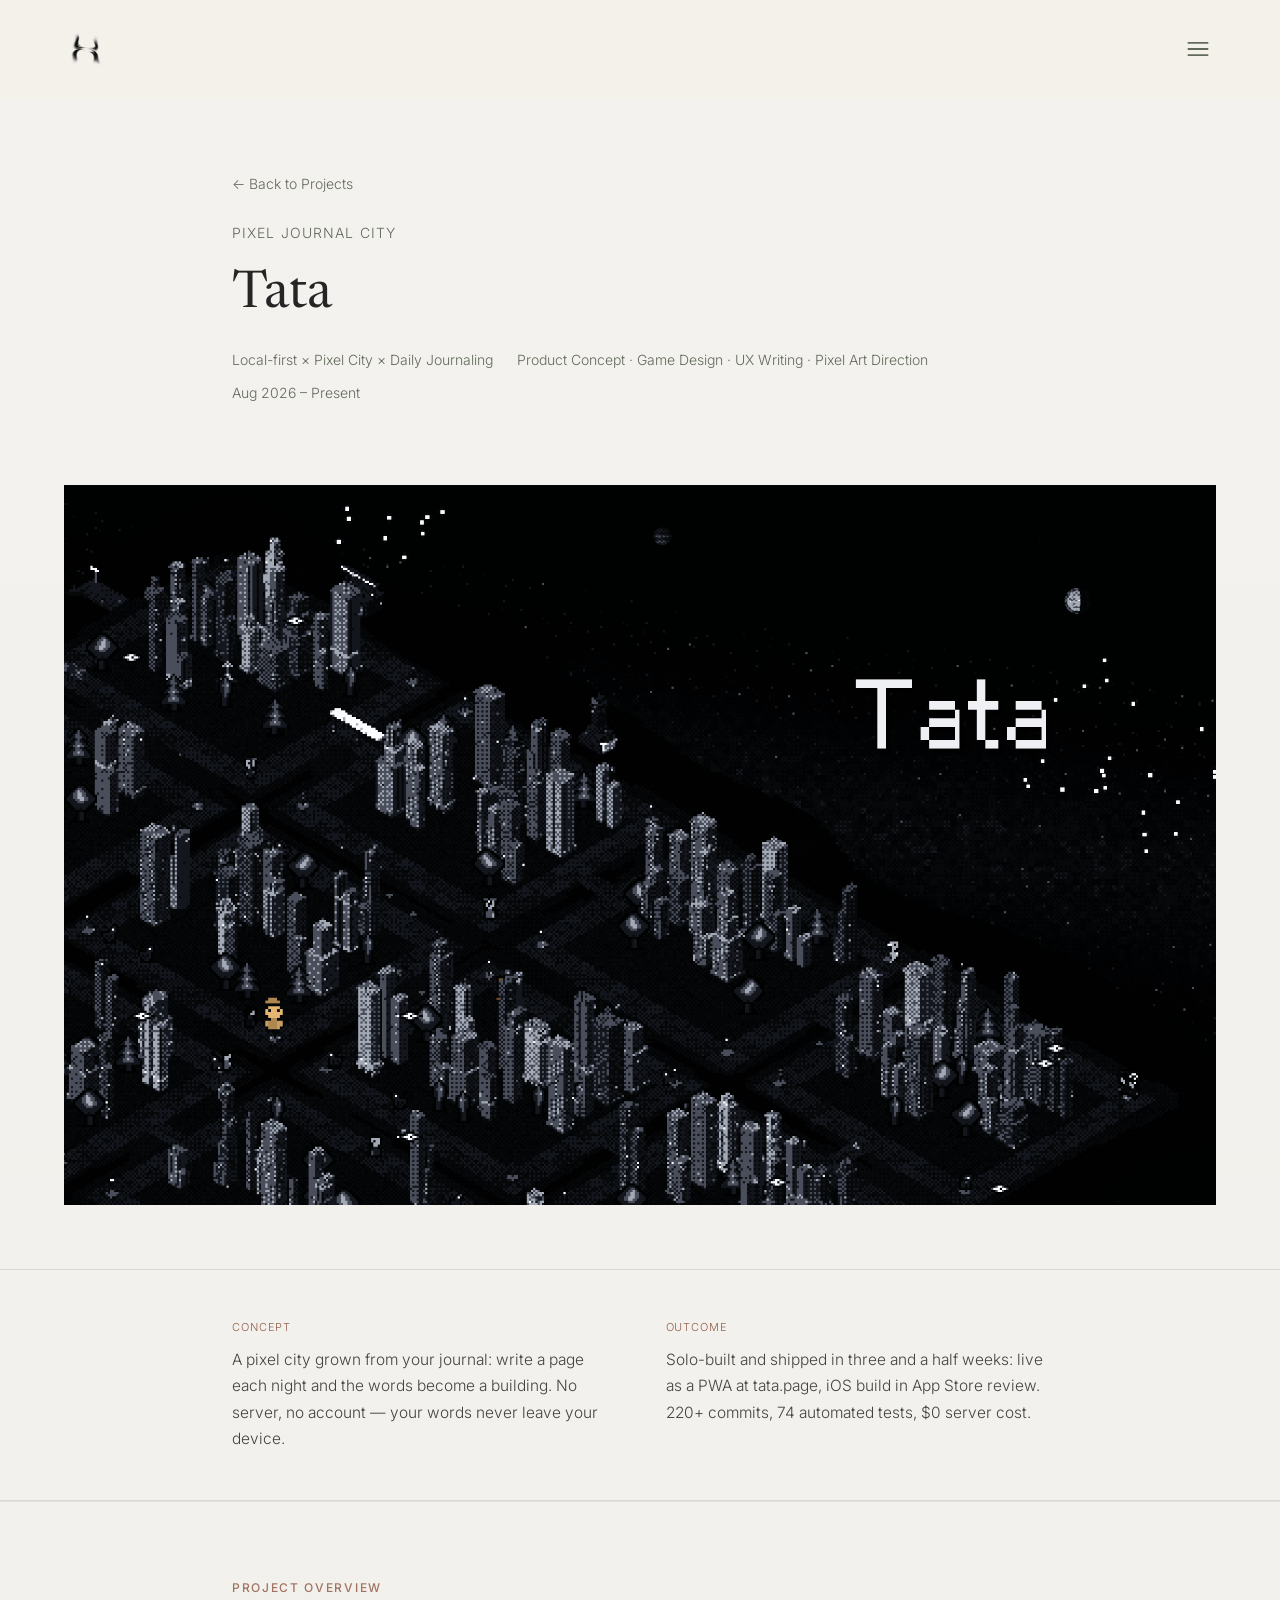
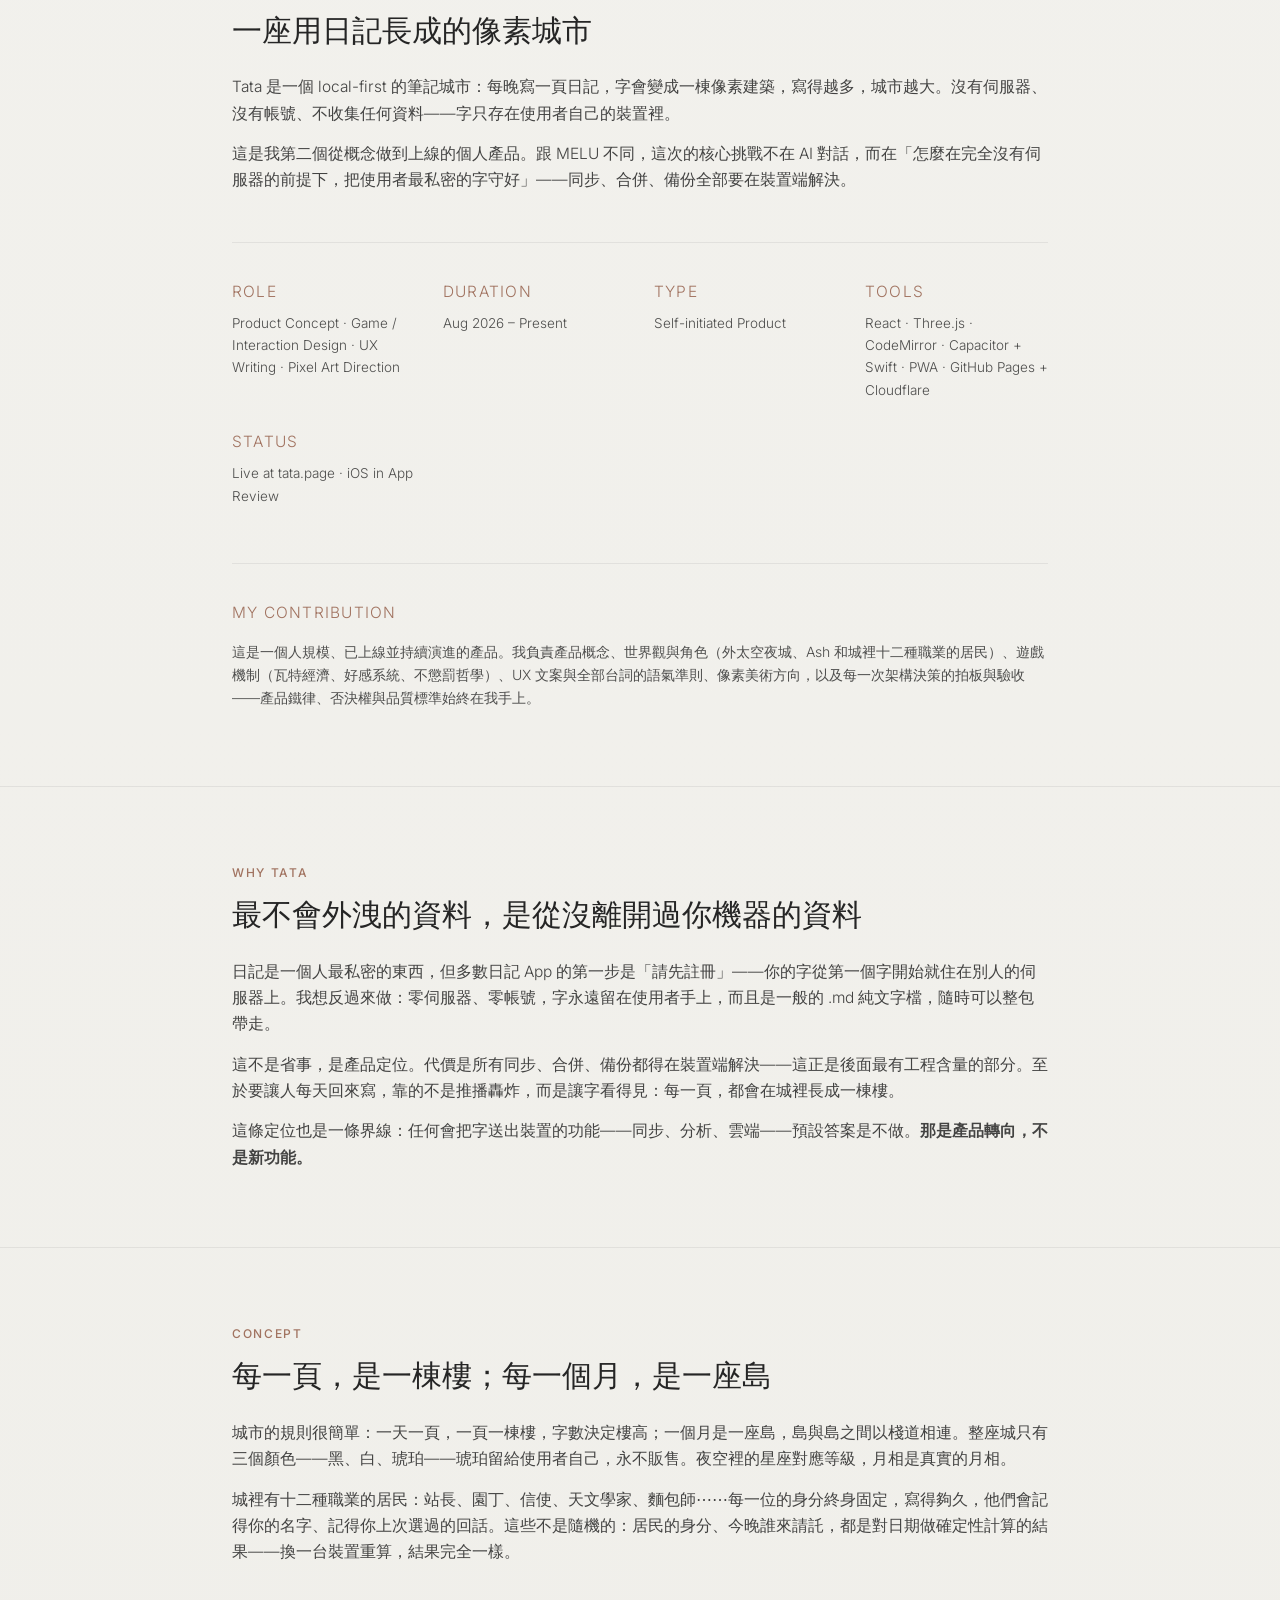
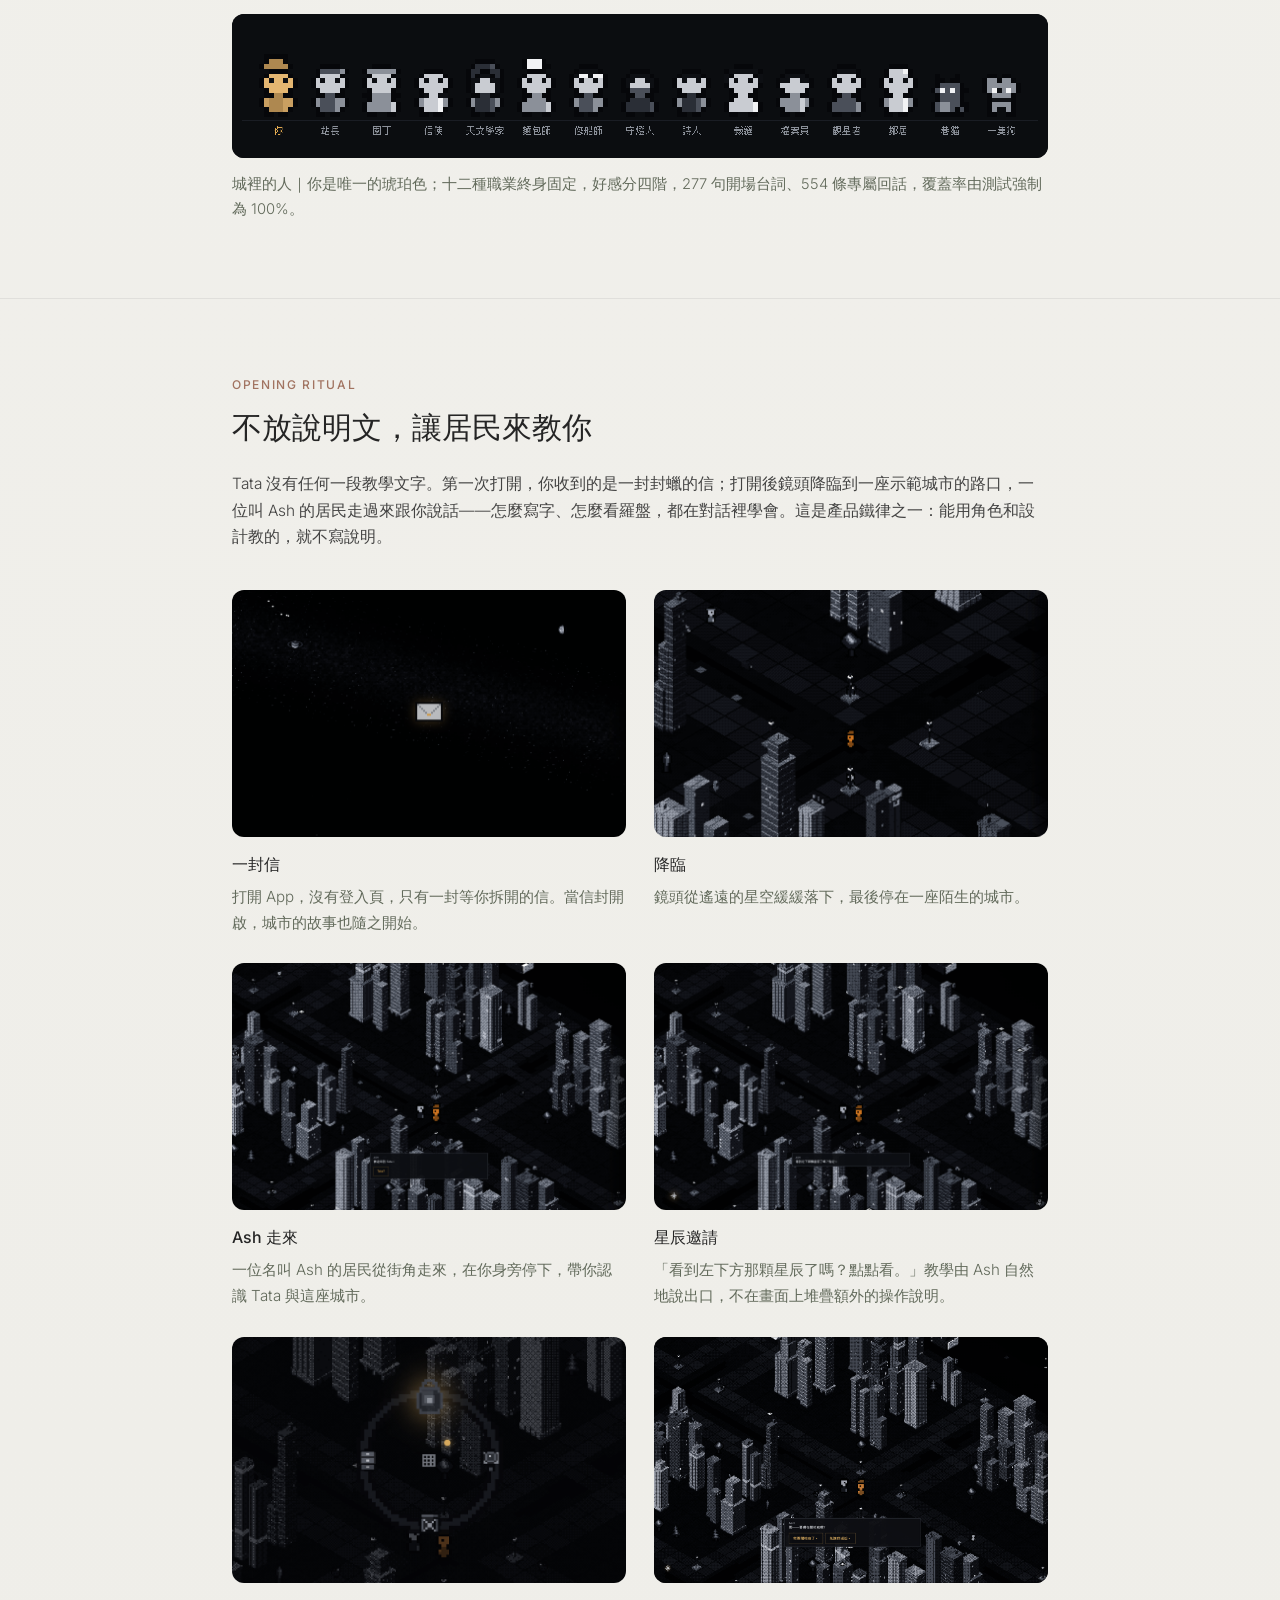
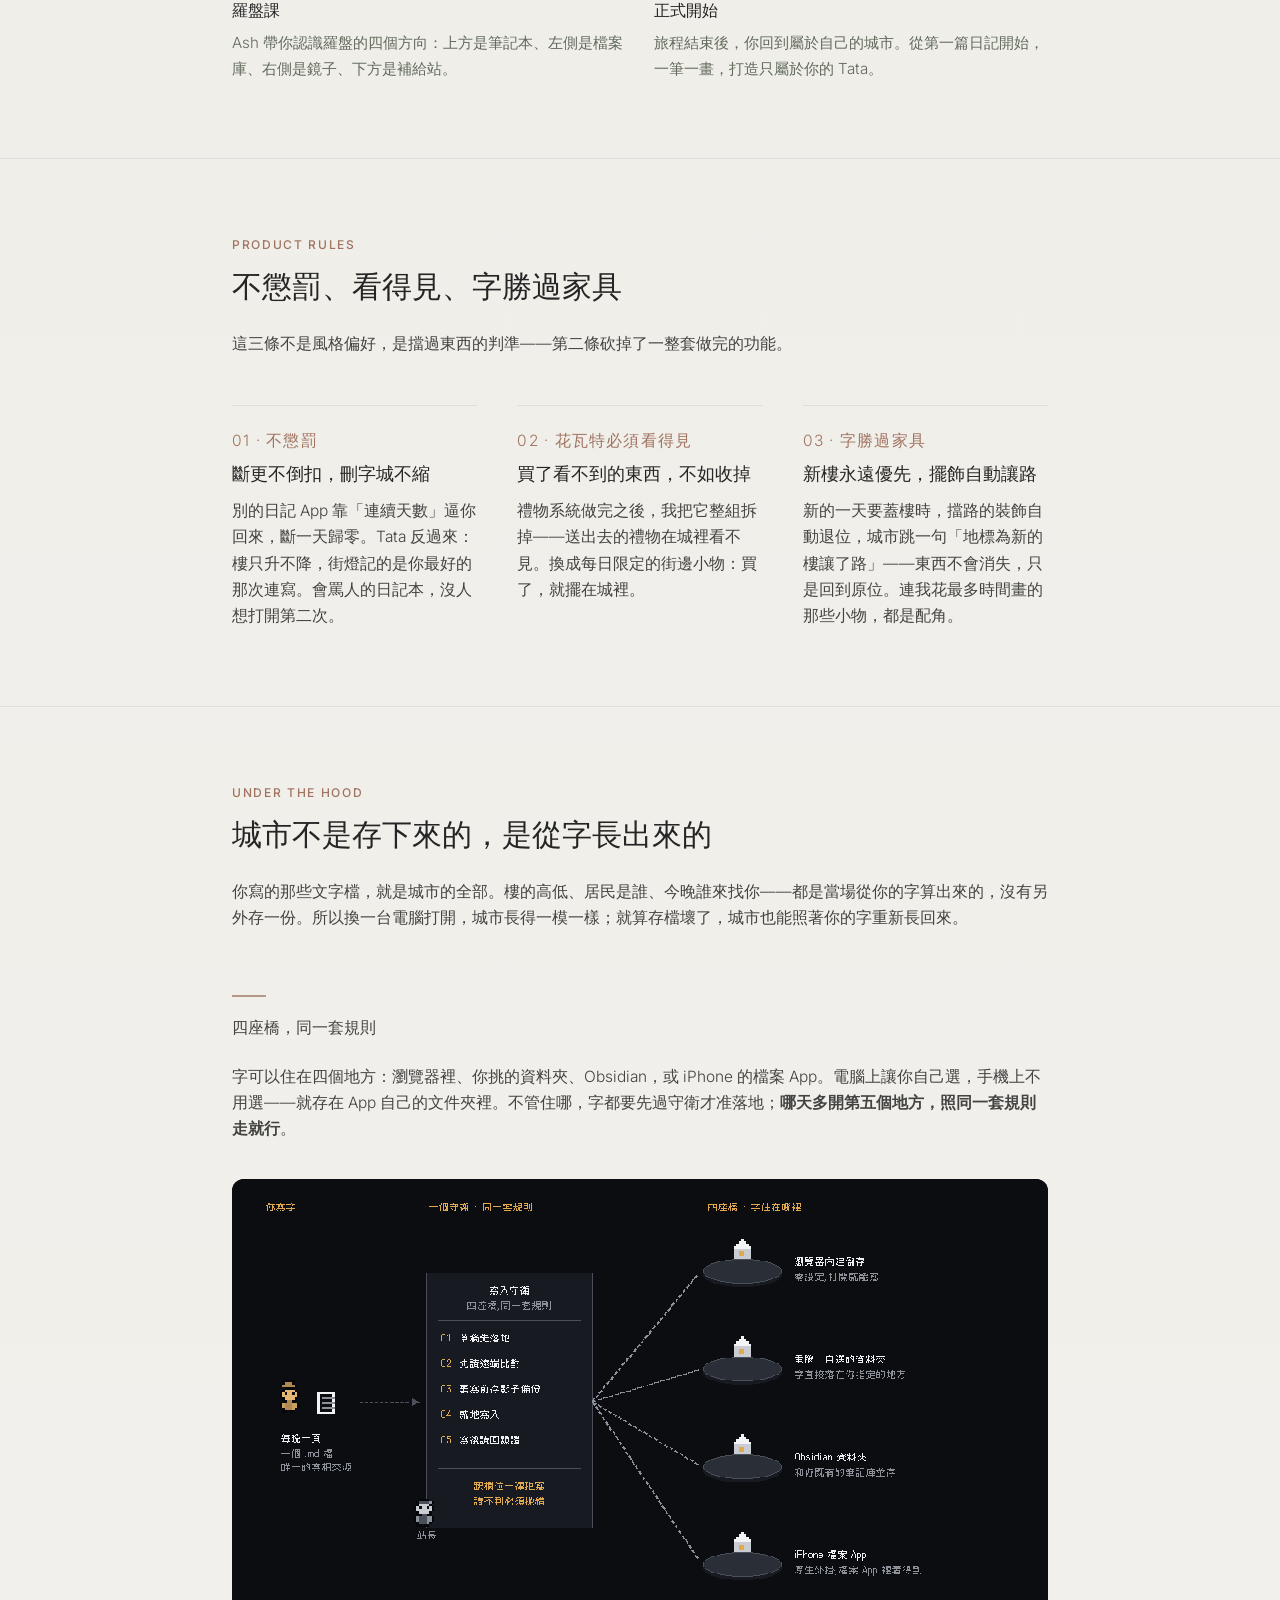
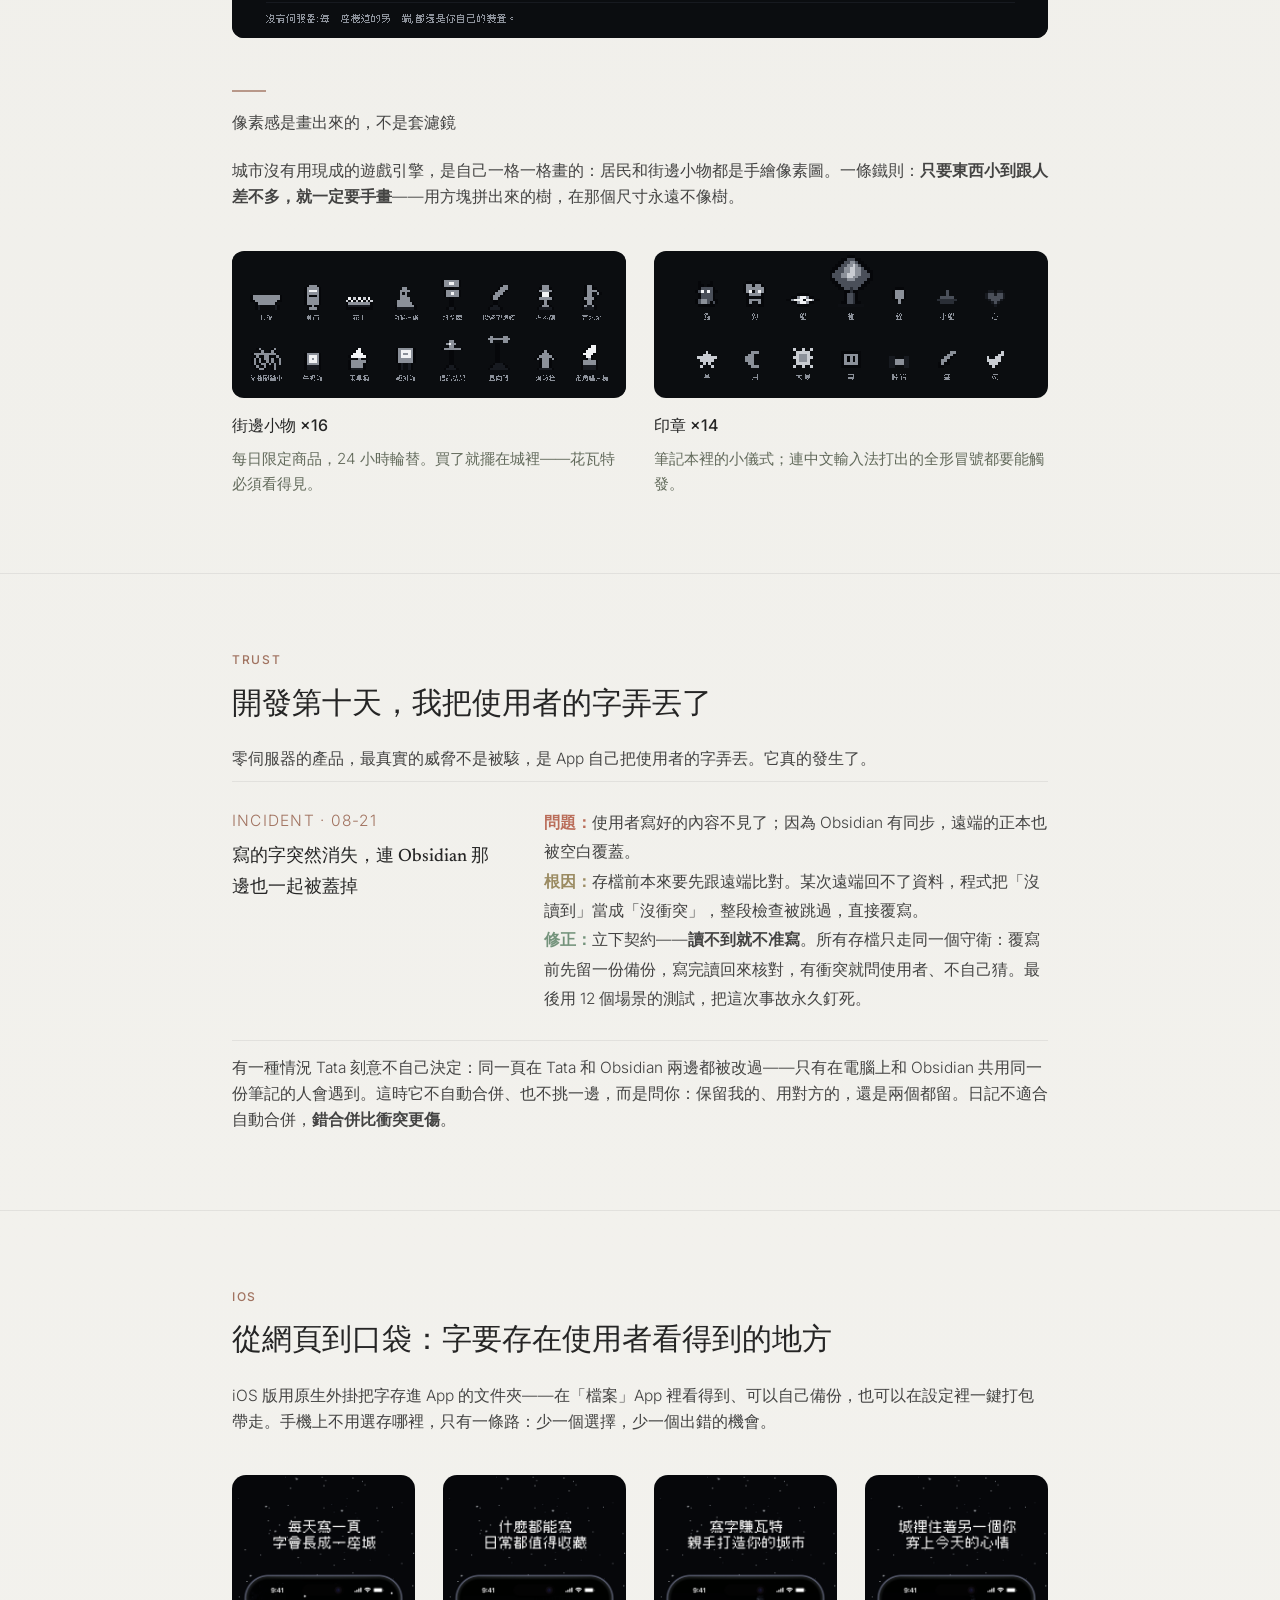
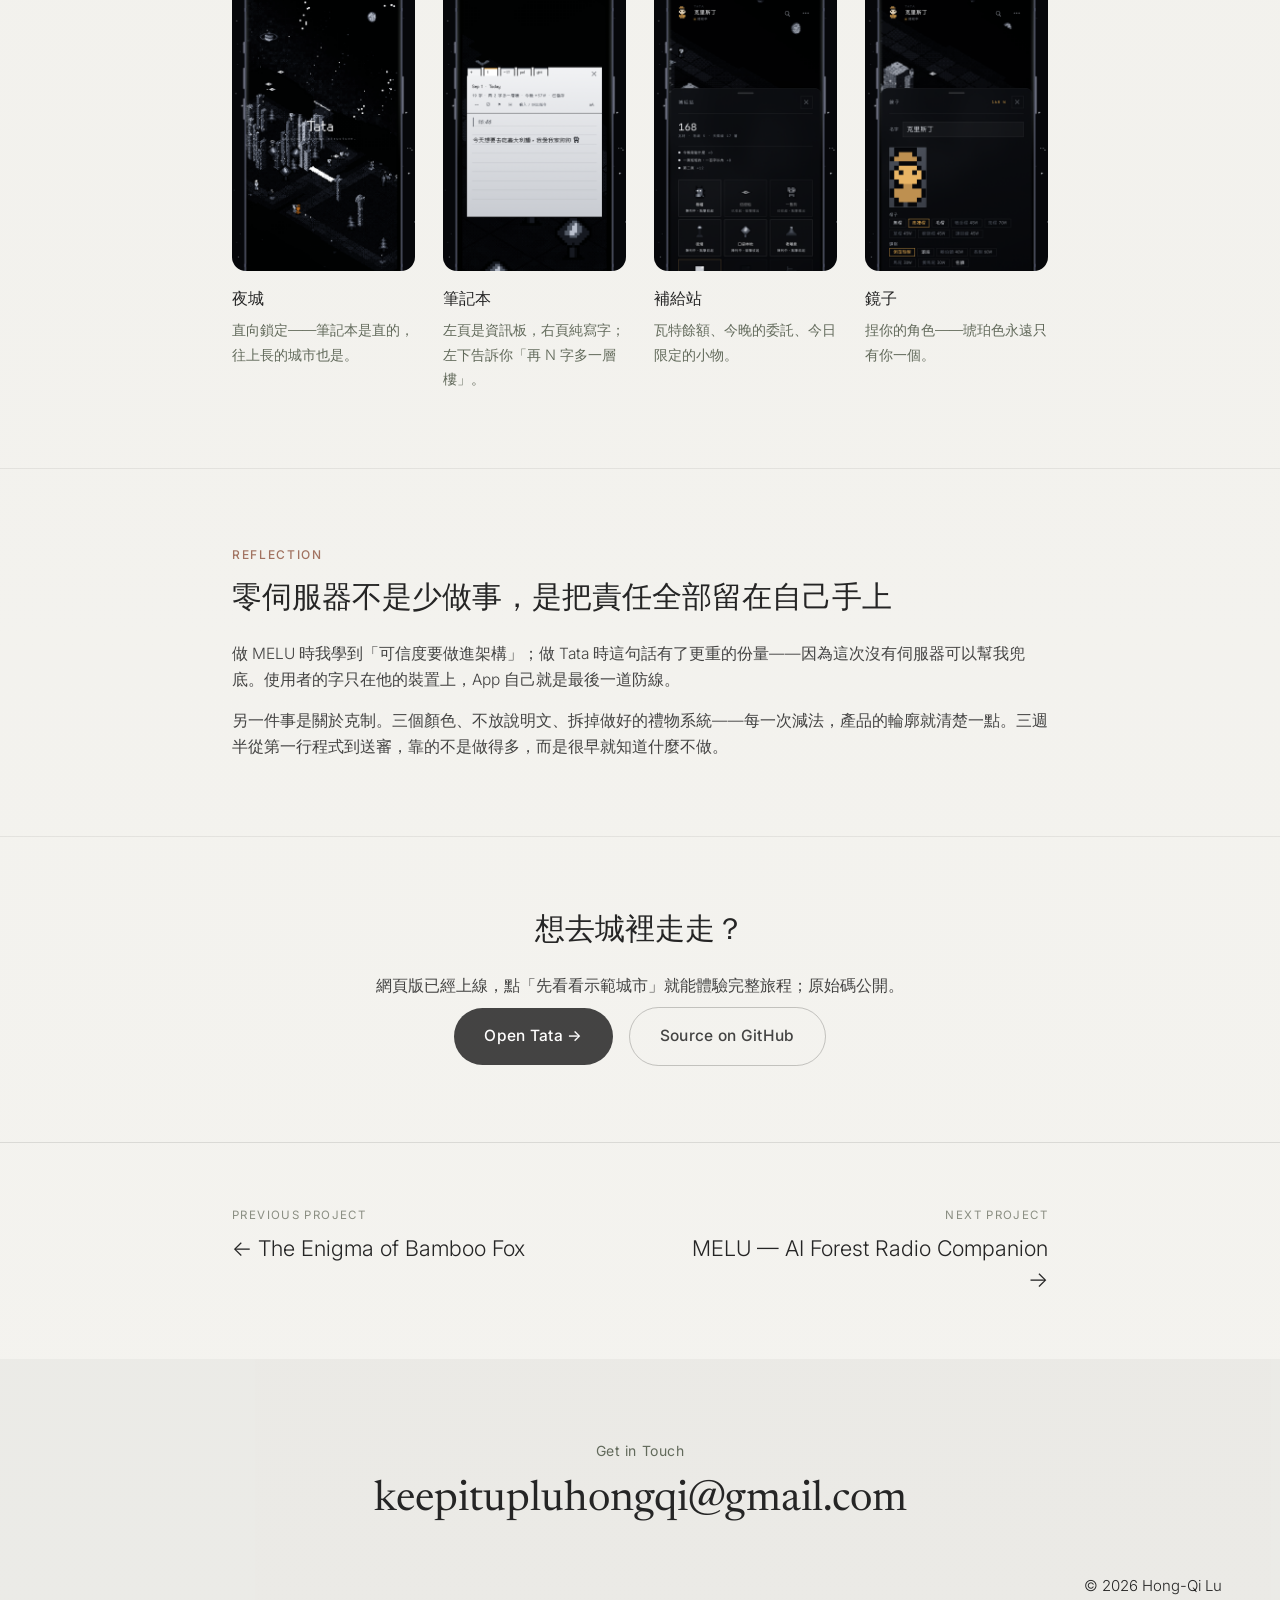
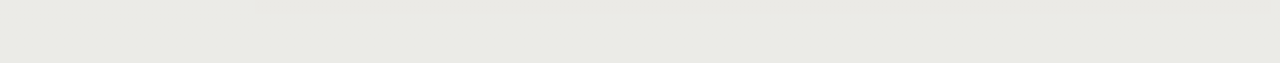
<file: project-tata.html>
<!DOCTYPE html>
<html lang="zh-Hant">
<head>
<meta charset="UTF-8">
<meta name="viewport" content="width=device-width, initial-scale=1.0">
<title>Tata — Hong-Qi Lu</title>
<link rel="preconnect" href="https://fonts.googleapis.com">
<link rel="preconnect" href="https://fonts.gstatic.com" crossorigin>
<link href="https://fonts.googleapis.com/css2?family=Newsreader:ital,opsz,wght@0,6..72,300;0,6..72,400;0,6..72,500;1,6..72,400&family=Inter:wght@300;400;500&display=swap" rel="stylesheet">
<meta name="description" content="Tata — 一座用日記長成的像素城市。每晚寫一頁，字會變成一棟樓；零伺服器、零帳號，字永遠只住在使用者自己的裝置裡。已上線於 tata.page。">
<link rel="icon" type="image/png" href="assets/logo/hongqi-h-logo.png">
<meta property="og:type" content="website">
<meta property="og:title" content="Tata — 把日子寫成一座城">
<meta property="og:description" content="Local-first 像素日記城市。每晚寫一頁，字會變成一棟樓。">
<meta property="og:image" content="https://benson-lu77.github.io/Benson/assets/tata/tata-og.png">
<meta property="og:url" content="https://benson-lu77.github.io/Benson/project-tata.html">
<meta name="twitter:card" content="summary_large_image">
<link rel="stylesheet" href="style.css?v=20260903-hero4">
<style>
  /* Section rhythm: give each section more air and a firmer title hierarchy */
  .case-section{ padding:76px 0; }
  .case-section .case-label{
    font-size:12px;
    font-weight:500;
    letter-spacing:.14em;
    margin-bottom:16px;
  }
  .case-section > .wrap > h2{
    font-size:clamp(23px,3.2vw,30px);
    line-height:1.32;
    margin-bottom:20px;
  }
  @media (max-width:700px){
    .case-section{ padding:56px 0; }
  }

  /* Tata is a black / white / amber pixel world — every image sits on its own black */
  .tata-shots{
    display:grid;
    grid-template-columns:repeat(2,minmax(0,1fr));
    gap:28px;
    margin-top:40px;
  }
  .tata-shots figure{ margin:0; }
  .tata-shots img{
    width:100%;
    aspect-ratio:16 / 10;
    object-fit:cover;
    display:block;
    border-radius:12px;
    background:#0a0a0c;
    image-rendering:auto;
  }
  .tata-shots figcaption{ margin-top:14px; }
  .tata-shots figcaption strong{
    display:block;
    font-weight:500;
    color:var(--charcoal);
  }
  .tata-shots figcaption span{
    display:block;
    margin-top:6px;
    color:var(--text-muted);
    line-height:1.7;
    font-size:0.95rem;
  }
  @media (max-width:640px){
    .tata-shots{ grid-template-columns:1fr; gap:24px; }
  }

  /* Hero: the site-wide 16:9 frame crops this 2.4:1 image on the sides —
     bias the crop toward the right so the "Tata" wordmark keeps its breathing room */
  .project-hero__inner img{
    object-position:76% center;
    background:#010102;
  }

  /* Pixel sheets (lineup / objects) — never blur these */
  .tata-pixel img{
    width:100%;
    display:block;
    border-radius:12px;
    background:#0b0d10;
    image-rendering:pixelated;
    image-rendering:crisp-edges;
  }
  .tata-pixel figcaption{ margin-top:14px; }
  /* Object sheets are wide strips; show them whole. The two sheets differ slightly
     in ratio, so they share one frame and letterbox onto the sheet's own dark —
     invisible, and both tiles stay the same height. */
  .tata-shots .tata-pixel img{
    aspect-ratio:8 / 3;
    object-fit:contain;
  }
  /* 08 is slightly wider than the frame, so the sides get cropped — pull the
     crop left so the star sits where it does in frame 06. */
  .tata-journey--start img{ object-position:44% center; }

  /* Phone screenshots — four in one row, equal height (same source size) */
  .tata-phones{
    display:grid;
    grid-template-columns:repeat(4,minmax(0,1fr));
    gap:clamp(16px,2.5vw,28px);
    margin-top:40px;
  }
  .tata-phones figure{ margin:0; }
  .tata-phones img{
    width:100%;
    height:auto;
    display:block;
    border-radius:14px;
    background:#0a0a0c;
  }
  .tata-phones figcaption{ margin-top:14px; }
  .tata-phones figcaption strong{ display:block; font-weight:500; color:var(--charcoal); }
  .tata-phones figcaption span{
    display:block; margin-top:6px;
    color:var(--text-muted); line-height:1.7; font-size:0.9rem;
  }
  @media (max-width:640px){
    .tata-phones{ grid-template-columns:repeat(2,minmax(0,1fr)); gap:20px; }
  }

  /* Even 3-column grids */
  .tata-grid-3{ grid-template-columns:repeat(3,minmax(0,1fr)) !important; }
  @media (max-width:1000px){ .tata-grid-3{ grid-template-columns:repeat(2,minmax(0,1fr)) !important; } }
  @media (max-width:700px){ .tata-grid-3{ grid-template-columns:1fr !important; } }

  /* Sub-heading inside a section */
  .tata-lead{
    position:relative;
    margin-top:64px;
    margin-bottom:20px;
    padding-top:22px;
    font-family:'Newsreader',serif;
    font-size:18px;
    font-weight:500;
    line-height:1.7;
    color:var(--charcoal);
    opacity:1;
  }
  .tata-lead::before{
    content:"";
    position:absolute;
    top:0; left:0;
    width:34px;
    height:2px;
    background:var(--clay);
    opacity:.7;
  }
  figure + .tata-lead{ margin-top:52px; }

  /* Architecture diagram — pixel art on its own black, same treatment as the sheets */
  .tata-arch{ margin-top:36px; }

  /* Takeaway note */
  .tata-note{
    margin-top:48px;
    padding:22px 26px;
    background:rgba(37,37,34,0.045);
    border-radius:12px;
  }
  .tata-note p{ margin:0; font-size:15px; line-height:1.9; opacity:.9; }
  .tata-note strong{ color:var(--charcoal); }

  /* Iteration rows (head left, detail right) */
  .tata-iter{ margin-top:48px; }
  .tata-iter__row{
    display:grid;
    grid-template-columns:minmax(190px,0.85fr) minmax(0,1.6fr);
    gap:20px 44px;
    padding:26px 0;
    border-top:1px solid var(--border);
  }
  .tata-iter__row:last-of-type{ border-bottom:1px solid var(--border); }
  .tata-iter__head .meta-label{ margin-bottom:8px; }
  .tata-iter__head h3{ margin:0; }
  .tata-iter__body p{ margin:0; line-height:1.9; }
  .tata-iter--tight{ margin-top:8px; }
  .tata-lbl{ font-weight:600; }
  .tata-lbl--q{ color:#b0553f; }
  .tata-lbl--c{ color:#8c7a4b; }
  .tata-lbl--f{ color:#5e8368; }
  @media (max-width:700px){
    .tata-iter__row{ grid-template-columns:1fr; gap:10px; padding:22px 0; }
  }

  /* CTA */
  .tata-cta{ text-align:center; }
  .tata-cta .wrap > p{ margin-left:auto; margin-right:auto; }
  .tata-cta__btn{
    display:inline-block;
    margin:8px 6px 0;
    padding:15px 30px;
    border-radius:999px;
    background:var(--charcoal,#252525);
    color:#fff;
    text-decoration:none;
    font-weight:500;
    letter-spacing:.02em;
    transition:transform .18s ease, opacity .18s ease;
  }
  .tata-cta__btn--ghost{
    background:transparent;
    color:var(--charcoal);
    border:1px solid rgba(37,37,34,0.28);
  }
  .tata-cta__btn:hover{ transform:translateY(-2px); opacity:.92; }
</style>
<style>
  .site-nav{ border-bottom:0; }
</style>
</head>
<body>

<a class="skip-link" href="#main-content">Skip to content</a>

<nav class="site-nav">
  <div class="wrap">
    <a
      href="index.html"
      class="nav-name site-logo--image"
      aria-label="Hong-Qi Lu — Home"
    >
      <img
        src="assets/logo/hongqi-h-logo.png?v=20260625-transparent"
        alt=""
        class="site-logo-image"
      >
    </a>
    <div class="nav-menu">
      <ul>
        <li><a href="index.html" class="nav-link">Home</a></li>
        <li><a href="projects.html" class="nav-link active">Projects</a></li>
        <li><a href="about.html" class="nav-link">About</a></li>
        <li><a href="contact.html" class="nav-link">Contact</a></li>
      </ul>
      <button class="nav-toggle" type="button" aria-label="Menu" aria-expanded="false">
        <svg viewBox="0 0 24 24" xmlns="http://www.w3.org/2000/svg" aria-hidden="true">
          <rect x="3" y="6" width="18" height="1.6" rx="0.8" fill="currentColor"/>
          <rect x="3" y="11.2" width="18" height="1.6" rx="0.8" fill="currentColor"/>
          <rect x="3" y="16.4" width="18" height="1.6" rx="0.8" fill="currentColor"/>
        </svg>
      </button>
    </div>
  </div>
</nav>

<header class="site-header compact" id="main-content">
  <div class="wrap">
    <a href="projects.html" class="back-link">← Back to Projects</a>

    <p class="eyebrow">PIXEL JOURNAL CITY</p>

    <h1>Tata</h1>

    <div class="project-meta">
      <span>Local-first × Pixel City × Daily Journaling</span>

      <span>
        Product Concept · Game Design · UX Writing · Pixel Art Direction
      </span>

      <span>Aug 2026 – Present</span>
    </div>
  </div>
</header>

<!-- Hero -->
<section class="project-hero">
  <div class="project-hero__inner">
    <img
      src="assets/tata/tata-hero.png"
      alt="Tata 夜城遠景：黑白像素的等距城市浮在星空之中，一個琥珀色的小人站在島上的街道"
    >
  </div>
</section>

<!-- At a glance -->
<section class="at-glance" aria-label="At a glance">
  <div class="wrap at-glance__inner">
    <div class="at-glance__item">
      <p class="at-glance__label">Concept</p>
      <p class="at-glance__value">A pixel city grown from your journal: write a page each night and the words become a building. No server, no account — your words never leave your device.</p>
    </div>
    <div class="at-glance__item">
      <p class="at-glance__label">Outcome</p>
      <p class="at-glance__value">Solo-built and shipped in three and a half weeks: live as a PWA at tata.page, iOS build in App Store review. 220+ commits, 74 automated tests, $0 server cost.</p>
    </div>
  </div>
</section>

<!-- Project Overview -->
<section class="case-section">
  <div class="wrap">
    <p class="case-label">Project Overview</p>

    <h2>一座用日記長成的像素城市</h2>

    <p>
      Tata 是一個 local-first 的筆記城市：每晚寫一頁日記，字會變成一棟像素建築，寫得越多，城市越大。沒有伺服器、沒有帳號、不收集任何資料——字只存在使用者自己的裝置裡。</p>

    <p class="paragraph-spaced">
      這是我第二個從概念做到上線的個人產品。跟 MELU 不同，這次的核心挑戰不在 AI 對話，而在「怎麼在完全沒有伺服器的前提下，把使用者最私密的字守好」——同步、合併、備份全部要在裝置端解決。</p>

    <div class="meta-grid">

      <div class="meta-item">
        <p class="meta-label">Role</p>
        <p>
          Product Concept · Game / Interaction Design ·
          UX Writing · Pixel Art Direction
        </p>
      </div>

      <div class="meta-item">
        <p class="meta-label">Duration</p>
        <p>Aug 2026 – Present</p>
      </div>

      <div class="meta-item">
        <p class="meta-label">Type</p>
        <p>Self-initiated Product</p>
      </div>

      <div class="meta-item">
        <p class="meta-label">Tools</p>
        <p>
          React · Three.js · CodeMirror ·
          Capacitor + Swift · PWA · GitHub Pages + Cloudflare
        </p>
      </div>

      <div class="meta-item">
        <p class="meta-label">Status</p>
        <p>Live at tata.page · iOS in App Review</p>
      </div>

    </div>

    <div class="contribution-note">
      <p class="meta-label">My Contribution</p>
      <p>
        這是一個人規模、已上線並持續演進的產品。我負責產品概念、世界觀與角色（外太空夜城、Ash 和城裡十二種職業的居民）、遊戲機制（瓦特經濟、好感系統、不懲罰哲學）、UX 文案與全部台詞的語氣準則、像素美術方向，以及每一次架構決策的拍板與驗收——產品鐵律、否決權與品質標準始終在我手上。</p>
    </div>
  </div>
</section>

<!-- Why Tata -->
<section class="case-section">
  <div class="wrap">
    <p class="case-label">Why Tata</p>

    <h2>最不會外洩的資料，是從沒離開過你機器的資料</h2>

    <p>
      日記是一個人最私密的東西，但多數日記 App 的第一步是「請先註冊」——你的字從第一個字開始就住在別人的伺服器上。我想反過來做：零伺服器、零帳號，字永遠留在使用者手上，而且是一般的 .md 純文字檔，隨時可以整包帶走。</p>

    <p class="paragraph-spaced">
      這不是省事，是產品定位。代價是所有同步、合併、備份都得在裝置端解決——這正是後面最有工程含量的部分。至於要讓人每天回來寫，靠的不是推播轟炸，而是讓字看得見：每一頁，都會在城裡長成一棟樓。</p>

    <p class="paragraph-spaced">
      這條定位也是一條界線：任何會把字送出裝置的功能——同步、分析、雲端——預設答案是不做。<strong>那是產品轉向，不是新功能。</strong></p>
  </div>
</section>

<!-- Concept -->
<section class="case-section">
  <div class="wrap">
    <p class="case-label">Concept</p>

    <h2>每一頁，是一棟樓；每一個月，是一座島</h2>

    <p>
      城市的規則很簡單：一天一頁，一頁一棟樓，字數決定樓高；一個月是一座島，島與島之間以棧道相連。整座城只有三個顏色——黑、白、琥珀——琥珀留給使用者自己，永不販售。夜空裡的星座對應等級，月相是真實的月相。</p>

    <p class="paragraph-spaced">
      城裡有十二種職業的居民：站長、園丁、信使、天文學家、麵包師⋯⋯每一位的身分終身固定，寫得夠久，他們會記得你的名字、記得你上次選過的回話。這些不是隨機的：居民的身分、今晚誰來請託，都是對日期做確定性計算的結果——換一台裝置重算，結果完全一樣。</p>

    <figure class="case-image case-image--wide case-image--push tata-pixel">
      <img src="assets/tata/tata-lineup.png"
           alt="城裡的人：琥珀色的你，以及站長、園丁、信使、天文學家、麵包師、修船師、守燈人、詩人、裁縫、檔案員、觀星者、鄰居十二種職業的居民，還有一隻巷貓與一隻狗"
           loading="lazy">
      <figcaption>城裡的人｜你是唯一的琥珀色；十二種職業終身固定，好感分四階，277 句開場台詞、554 條專屬回話，覆蓋率由測試強制為 100%。</figcaption>
    </figure>
  </div>
</section>

<!-- Opening Ritual -->
<section class="case-section">
  <div class="wrap">
    <p class="case-label">Opening Ritual</p>

    <h2>不放說明文，讓居民來教你</h2>

    <p>
      Tata 沒有任何一段教學文字。第一次打開，你收到的是一封封蠟的信；打開後鏡頭降臨到一座示範城市的路口，一位叫 Ash 的居民走過來跟你說話——怎麼寫字、怎麼看羅盤，都在對話裡學會。這是產品鐵律之一：能用角色和設計教的，就不寫說明。</p>

    <div class="tata-shots">
      <figure>
        <img src="assets/tata/tata-journey-01.png" alt="開場第一幀：一封封蠟的信" loading="lazy">
        <figcaption><strong>一封信</strong><span>打開 App，沒有登入頁，只有一封等你拆開的信。當信封開啟，城市的故事也隨之開始。</span></figcaption>
      </figure>
      <figure>
        <img src="assets/tata/tata-journey-03.png" alt="鏡頭從高空降臨到示範城市的路口" loading="lazy">
        <figcaption><strong>降臨</strong><span>鏡頭從遙遠的星空緩緩落下，最後停在一座陌生的城市。</span></figcaption>
      </figure>
      <figure>
        <img src="assets/tata/tata-journey-05.png" alt="居民 Ash 走過來，對話框寫著「歡迎來到 Tata。」" loading="lazy">
        <figcaption><strong>Ash 走來</strong><span>一位名叫 Ash 的居民從街角走來，在你身旁停下，帶你認識 Tata 與這座城市。</span></figcaption>
      </figure>
      <figure>
        <img src="assets/tata/tata-journey-06.png" alt="星辰邀請" loading="lazy">
        <figcaption><strong>星辰邀請</strong><span>「看到左下方那顆星辰了嗎？點點看。」教學由 Ash 自然地說出口，不在畫面上堆疊額外的操作說明。</span></figcaption>
      </figure>
      <figure class="tata-journey--compass">
        <img src="assets/tata/tata-journey-07.png?v=3" alt="羅盤介紹：居民教你左下角的羅盤怎麼用" loading="lazy">
        <figcaption><strong>羅盤課</strong><span>Ash 帶你認識羅盤的四個方向：上方是筆記本、左側是檔案庫、右側是鏡子、下方是補給站。</span></figcaption>
      </figure>
      <figure class="tata-journey--start">
        <img src="assets/tata/tata-journey-08.png" alt="正式開始：回到自己的城市，還是空的，等第一頁" loading="lazy">
        <figcaption><strong>正式開始</strong><span>旅程結束後，你回到屬於自己的城市。從第一篇日記開始，一筆一畫，打造只屬於你的 Tata。</span></figcaption>
      </figure>
    </div>
  </div>
</section>

<!-- Product Rules -->
<section class="case-section">
  <div class="wrap">
    <p class="case-label">Product Rules</p>

    <h2>不懲罰、看得見、字勝過家具</h2>

    <p>
      這三條不是風格偏好，是擋過東西的判準——第二條砍掉了一整套做完的功能。</p>

    <div class="development-stages tata-grid-3">
      <article>
        <p class="meta-label">01 · 不懲罰</p>
        <h3>斷更不倒扣，刪字城不縮</h3>
        <p>別的日記 App 靠「連續天數」逼你回來，斷一天歸零。Tata 反過來：樓只升不降，街燈記的是你最好的那次連寫。會罵人的日記本，沒人想打開第二次。</p>
      </article>
      <article>
        <p class="meta-label">02 · 花瓦特必須看得見</p>
        <h3>買了看不到的東西，不如收掉</h3>
        <p>禮物系統做完之後，我把它整組拆掉——送出去的禮物在城裡看不見。換成每日限定的街邊小物：買了，就擺在城裡。</p>
      </article>
      <article>
        <p class="meta-label">03 · 字勝過家具</p>
        <h3>新樓永遠優先，擺飾自動讓路</h3>
        <p>新的一天要蓋樓時，擋路的裝飾自動退位，城市跳一句「地標為新的樓讓了路」——東西不會消失，只是回到原位。連我花最多時間畫的那些小物，都是配角。</p>
      </article>
    </div>
  </div>
</section>

<!-- Under the Hood -->
<section class="case-section">
  <div class="wrap">
    <p class="case-label">Under the Hood</p>

    <h2>城市不是存下來的，是從字長出來的</h2>

    <p>
      你寫的那些文字檔，就是城市的全部。樓的高低、居民是誰、今晚誰來找你——都是當場從你的字算出來的，沒有另外存一份。所以換一台電腦打開，城市長得一模一樣；就算存檔壞了，城市也能照著你的字重新長回來。</p>

    <p class="tata-lead">四座橋，同一套規則</p>

    <p>
      字可以住在四個地方：瀏覽器裡、你挑的資料夾、Obsidian，或 iPhone 的檔案 App。電腦上讓你自己選，手機上不用選——就存在 App 自己的文件夾裡。不管住哪，字都要先過守衛才准落地；<strong>哪天多開第五個地方，照同一套規則走就行</strong>。</p>

    <figure class="case-image case-image--wide case-image--push tata-pixel tata-arch">
      <img src="assets/tata/tata-architecture.png?v=2" alt="架構圖（像素風）：你寫的每晚一頁先經過站長把守的守衛（四座橋同一套規則：草稿落地、讀遠端比對、影子備份、就地寫入、寫後驗證；缺欄位拒寫、讀不到拋錯），再走四條棧道去它住的島：瀏覽器內建儲存、電腦上自選的資料夾、Obsidian 資料夾、iPhone 檔案 App" loading="lazy">
    </figure>

    <p class="tata-lead">像素感是畫出來的，不是套濾鏡</p>

    <p>
      城市沒有用現成的遊戲引擎，是自己一格一格畫的：居民和街邊小物都是手繪像素圖。一條鐵則：<strong>只要東西小到跟人差不多，就一定要手畫</strong>——用方塊拼出來的樹，在那個尺寸永遠不像樹。</p>

    <div class="tata-shots">
      <figure class="tata-pixel">
        <img src="assets/tata/tata-objects-street.png" alt="街邊小物十六款：花圃、街貓石像、斜路牌、投幣望遠鏡、雨傘桶、報攤箱、信鴿棲架、風向雞等手繪像素小物" loading="lazy">
        <figcaption><strong>街邊小物 ×16</strong><span>每日限定商品，24 小時輪替。買了就擺在城裡——花瓦特必須看得見。</span></figcaption>
      </figure>
      <figure class="tata-pixel">
        <img src="assets/tata/tata-objects-stamps.png" alt="印章十四款：筆記本裡可蓋的像素印章" loading="lazy">
        <figcaption><strong>印章 ×14</strong><span>筆記本裡的小儀式；連中文輸入法打出的全形冒號都要能觸發。</span></figcaption>
      </figure>
    </div>
  </div>
</section>

<!-- Data Guard -->
<section class="case-section">
  <div class="wrap">
    <p class="case-label">Trust</p>

    <h2>開發第十天，我把使用者的字弄丟了</h2>

    <p>
      零伺服器的產品，最真實的威脅不是被駭，是 App 自己把使用者的字弄丟。它真的發生了。</p>

    <div class="tata-iter tata-iter--tight">
      <article class="tata-iter__row">
        <div class="tata-iter__head">
          <p class="meta-label">Incident · 08-21</p>
          <h3>寫的字突然消失，連 Obsidian 那邊也一起被蓋掉</h3>
        </div>
        <div class="tata-iter__body">
          <p>
            <strong class="tata-lbl tata-lbl--q">問題：</strong>使用者寫好的內容不見了；因為 Obsidian 有同步，遠端的正本也被空白覆蓋。<br>
            <strong class="tata-lbl tata-lbl--c">根因：</strong>存檔前本來要先跟遠端比對。某次遠端回不了資料，程式把「沒讀到」當成「沒衝突」，整段檢查被跳過，直接覆寫。<br>
            <strong class="tata-lbl tata-lbl--f">修正：</strong>立下契約——<strong>讀不到就不准寫</strong>。所有存檔只走同一個守衛：覆寫前先留一份備份，寫完讀回來核對，有衝突就問使用者、不自己猜。最後用 12 個場景的測試，把這次事故永久釘死。</p>
        </div>
      </article>
    </div>

    <p class="paragraph-spaced">
      有一種情況 Tata 刻意不自己決定：同一頁在 Tata 和 Obsidian 兩邊都被改過——只有在電腦上和 Obsidian 共用同一份筆記的人會遇到。這時它不自動合併、也不挑一邊，而是問你：保留我的、用對方的，還是兩個都留。日記不適合自動合併，<strong>錯合併比衝突更傷</strong>。</p>
  </div>
</section>

<!-- iOS -->
<section class="case-section">
  <div class="wrap">
    <p class="case-label">iOS</p>

    <h2>從網頁到口袋：字要存在使用者看得到的地方</h2>

    <p>
      iOS 版用原生外掛把字存進 App 的文件夾——在「檔案」App 裡看得到、可以自己備份，也可以在設定裡一鍵打包帶走。手機上不用選存哪裡，只有一條路：少一個選擇，少一個出錯的機會。</p>

    <div class="tata-phones">
      <figure>
        <img src="assets/tata/tata-shot-01-city.png" alt="iOS 版：Tata 標題浮在夜城上" loading="lazy">
        <figcaption><strong>夜城</strong><span>直向鎖定——筆記本是直的，往上長的城市也是。</span></figcaption>
      </figure>
      <figure>
        <img src="assets/tata/tata-shot-02-notebook.png" alt="iOS 版：攤開的像素筆記本，正在寫今天這一頁" loading="lazy">
        <figcaption><strong>筆記本</strong><span>左頁是資訊板，右頁純寫字；左下告訴你「再 N 字多一層樓」。</span></figcaption>
      </figure>
      <figure>
        <img src="assets/tata/tata-shot-03-depot.png" alt="iOS 版：補給站，顯示瓦特餘額、今晚委託與可買的東西" loading="lazy">
        <figcaption><strong>補給站</strong><span>瓦特餘額、今晚的委託、今日限定的小物。</span></figcaption>
      </figure>
      <figure>
        <img src="assets/tata/tata-shot-04-mirror.png" alt="iOS 版：鏡子，換裝與外觀" loading="lazy">
        <figcaption><strong>鏡子</strong><span>捏你的角色——琥珀色永遠只有你一個。</span></figcaption>
      </figure>
    </div>
  </div>
</section>

<!-- Reflection -->
<section class="case-section">
  <div class="wrap">
    <p class="case-label">Reflection</p>

    <h2>零伺服器不是少做事，是把責任全部留在自己手上</h2>

    <p>
      做 MELU 時我學到「可信度要做進架構」；做 Tata 時這句話有了更重的份量——因為這次沒有伺服器可以幫我兜底。使用者的字只在他的裝置上，App 自己就是最後一道防線。</p>

    <p class="paragraph-spaced">
      另一件事是關於克制。三個顏色、不放說明文、拆掉做好的禮物系統——每一次減法，產品的輪廓就清楚一點。三週半從第一行程式到送審，靠的不是做得多，而是很早就知道什麼不做。</p>
  </div>
</section>

<!-- CTA -->
<section class="case-section tata-cta">
  <div class="wrap">
    <h2>想去城裡走走？</h2>
    <p class="paragraph-spaced">網頁版已經上線，點「先看看示範城市」就能體驗完整旅程；原始碼公開。</p>
    <p>
      <a class="tata-cta__btn" href="https://tata.page" target="_blank" rel="noopener">
        Open Tata →
      </a>
      <a class="tata-cta__btn tata-cta__btn--ghost" href="https://github.com/Benson-LU77/tata" target="_blank" rel="noopener">
        Source on GitHub
      </a>
    </p>
  </div>
</section>

<!-- Previous / Next Project -->
<nav class="project-nav-footer" aria-label="Project navigation">
  <div class="wrap project-nav-footer__inner">
    <a
      href="project-enigma.html"
      class="project-nav-link project-nav-link--previous"
    >
      <span class="project-nav-direction">Previous Project</span>
      <span class="project-nav-title">
        ← The Enigma of Bamboo Fox
      </span>
    </a>
    <a
      href="project-melu.html"
      class="project-nav-link project-nav-link--next"
    >
      <span class="project-nav-direction">Next Project</span>
      <span class="project-nav-title">
        MELU — AI Forest Radio Companion →
      </span>
    </a>
  </div>
</nav>

<footer class="site-footer">
  <div class="wrap">
    <a href="contact.html" class="footer-getintouch">
      <span class="footer-getintouch__eyebrow">Get in Touch</span>
      <span class="footer-getintouch__email">keepitupluhongqi@gmail.com</span>
    </a>
    <p class="footer-note">© 2026 Hong-Qi Lu</p>
  </div>
</footer>

<button class="back-to-top" aria-label="Back to top" onclick="window.scrollTo({top:0,behavior:'smooth'})">↑</button>

<script src="back-to-top.js?v=20260714-project-footer1"></script>
<script src="case-toc.js?v=20260714f"></script>
<script src="nav.js?v=20260717c"></script>
</body>
</html>
</file>
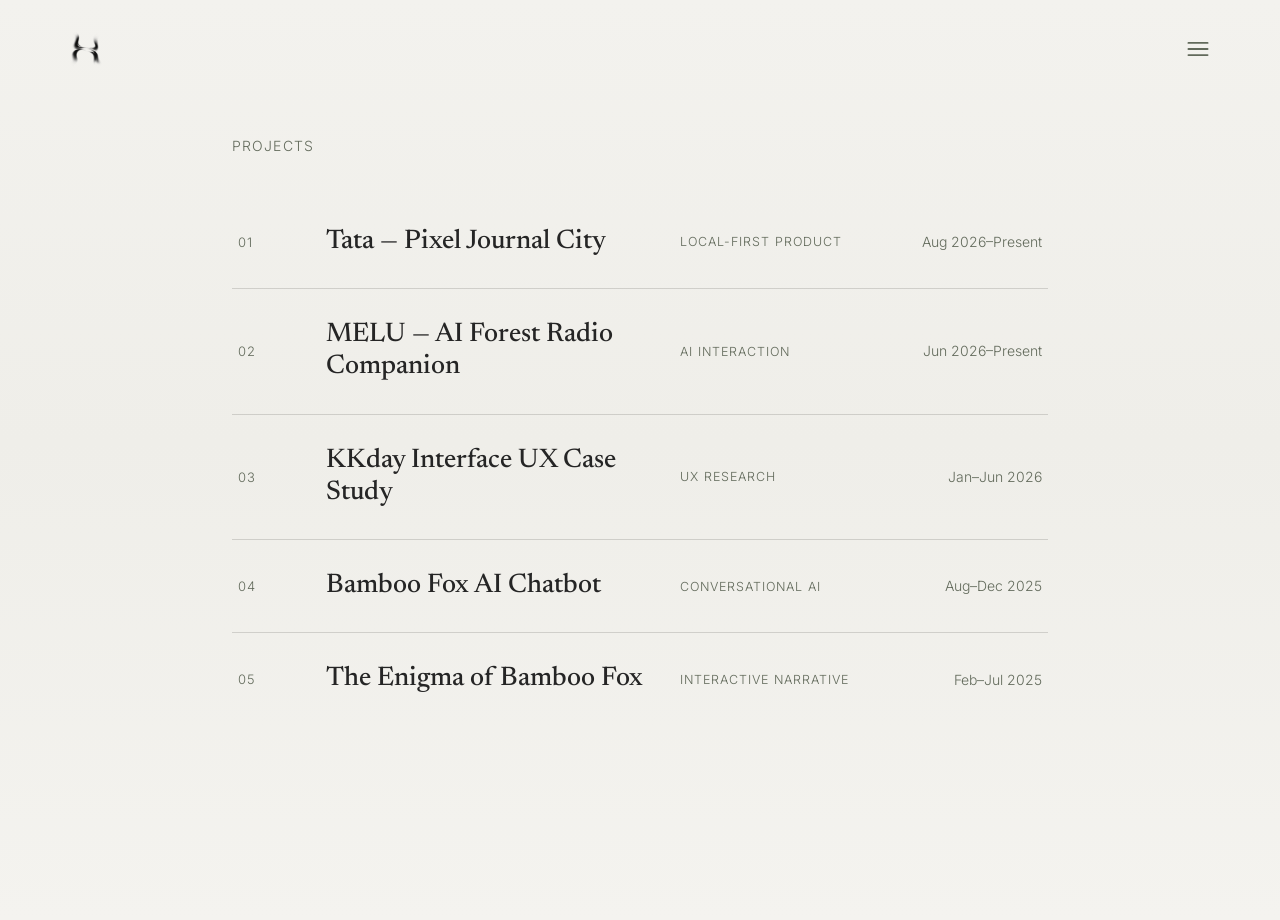
<file: projects.html>
<!DOCTYPE html>
<html lang="zh-Hant">
<head>
<meta charset="UTF-8">
<meta name="viewport" content="width=device-width, initial-scale=1.0">
<title>Projects — Hong-Qi Lu</title>
<link rel="preconnect" href="https://fonts.googleapis.com">
<link rel="preconnect" href="https://fonts.gstatic.com" crossorigin>
<link href="https://fonts.googleapis.com/css2?family=Newsreader:ital,opsz,wght@0,6..72,300;0,6..72,400;0,6..72,500;1,6..72,400&family=Inter:wght@300;400;500&display=swap" rel="stylesheet">
<meta name="description" content="Selected projects in user research, product evaluation, conversational AI, and interactive storytelling.">
<link rel="icon" type="image/png" href="assets/logo/hongqi-h-logo.png">
<link rel="stylesheet" href="style.css?v=20260903-hero4">
<style>
  /* ── Projects index (hover reveals a full-bleed cover) ── */
  .proj-bg{
    position:fixed; inset:0; z-index:0;
    background-size:cover; background-position:center;
    opacity:0; transition:opacity .45s ease;
    pointer-events:none;
  }
  .proj-bg::after{ content:""; position:absolute; inset:0; background:rgba(18,20,18,0.46); }
  body.proj-active .proj-bg{ opacity:1; }

  /* keep page content above the background layer */
  .site-header, .work{ position:relative; z-index:1; }
  /* nav outranks them so the dropdown menu isn't swallowed by the list below it */
  .site-nav{ position:relative; z-index:30; }
  /* list sits at the top under the heading, fixed row spacing (one screen, no scroll) */
  .work{
    min-height:calc(100vh - 168px);
    padding:8px 0 28px;
  }
  html, body{ overflow-x:hidden; }
  /* nav is always transparent here (like the homepage) — no cream bar, no divider,
     and nothing at the top that animates on its own beat */
  .site-nav{ border-bottom:0; background:transparent; }

  .proj-index{ list-style:none; margin:0; padding:0; }
  /* no closing line under the last project, and no line above the footer */
  .proj-index li:last-child .proj-row{ border-bottom:0; }
  .site-footer{ border-top:0; margin-top:clamp(72px,9vw,140px); }
  .proj-index li{ margin:0; }
  .proj-row{
    display:grid;
    grid-template-columns:64px minmax(0,1fr) 210px 128px;
    align-items:center;
    gap:24px;
    padding:30px 6px;
    border-bottom:1px solid rgba(37,37,34,0.16);
    text-decoration:none;
    color:var(--charcoal);
    transition:color .35s ease, opacity .35s ease, padding-left .35s ease;
  }
  .proj-num{ font-size:13px; letter-spacing:.08em; color:var(--olive); }
  .proj-title{
    font-family:'Newsreader',serif; font-weight:500;
    font-size:clamp(20px,2.1vw,27px); line-height:1.2;
  }
  .proj-cat{
    font-size:12.5px; letter-spacing:.08em; text-transform:uppercase; color:var(--olive);
  }
  .proj-date{ font-size:14px; color:var(--text-muted); text-align:right; }

  /* when a cover is showing: whole list goes light, hovered row stays bright */
  body.proj-active .proj-row{ color:#fff; }
  body.proj-active .proj-num,
  body.proj-active .proj-cat,
  body.proj-active .proj-date{ color:rgba(255,255,255,0.72); }
  body.proj-active .proj-index{ border-color:rgba(255,255,255,0.28); }
  body.proj-active .proj-row{ border-color:rgba(255,255,255,0.28); }
  body.proj-active .proj-row:not(:hover){ opacity:.5; }
  .proj-row:hover{ padding-left:14px; }

  /* lift nav + header text over the image */
  /* transitions live on the base elements so reveal AND hide animate in sync */
  .site-nav .nav-link,
  .site-nav .nav-name,
  .site-nav .nav-toggle,
  .site-header .eyebrow{ transition:color .45s ease; }
  .site-logo-image{ transition:filter .45s ease; }
  body.proj-active .site-nav .nav-link,
  body.proj-active .site-nav .nav-name,
  body.proj-active .site-nav .nav-toggle,
  body.proj-active .site-header .eyebrow{ color:#fff; }
  body.proj-active .site-logo-image{ filter:brightness(0) invert(1); }
  /* footer text goes light over a cover too */
  .footer-getintouch__eyebrow,
  .footer-getintouch__email,
  .footer-note{ transition:color .45s ease; }
  body.proj-active .footer-getintouch__eyebrow,
  body.proj-active .footer-getintouch__email,
  body.proj-active .footer-note{ color:#fff; }
  body.proj-active .footer-getintouch__email::after{ background:#fff; }

  @media (max-width:720px){
    .proj-row{ grid-template-columns:38px 1fr; row-gap:6px; column-gap:16px; padding:22px 2px; }
    .proj-title{ grid-column:2; }
    .proj-cat{ grid-column:2; }
    .proj-date{ display:none; }
    /* on touch, don't rely on hover reveal */
    .proj-bg::after{ background:rgba(18,20,18,0.4); }
  }
</style>
</head>
<body>

<a class="skip-link" href="#main-content">Skip to content</a>

<div class="proj-bg" aria-hidden="true"></div>

<nav class="site-nav">
  <div class="wrap">
    <a
      href="index.html"
      class="nav-name site-logo--image"
      aria-label="Hong-Qi Lu — Home"
    >
      <img
        src="assets/logo/hongqi-h-logo.png?v=20260625-transparent"
        alt=""
        class="site-logo-image"
      >
    </a>
    <div class="nav-menu">
      <ul>
        <li><a href="index.html" class="nav-link">Home</a></li>
        <li><a href="projects.html" class="nav-link active">Projects</a></li>
        <li><a href="about.html" class="nav-link">About</a></li>
        <li><a href="contact.html" class="nav-link">Contact</a></li>
      </ul>
      <button class="nav-toggle" type="button" aria-label="Menu" aria-expanded="false">
        <svg viewBox="0 0 24 24" xmlns="http://www.w3.org/2000/svg" aria-hidden="true">
          <rect x="3" y="6" width="18" height="1.6" rx="0.8" fill="currentColor"/>
          <rect x="3" y="11.2" width="18" height="1.6" rx="0.8" fill="currentColor"/>
          <rect x="3" y="16.4" width="18" height="1.6" rx="0.8" fill="currentColor"/>
        </svg>
      </button>
    </div>
  </div>
</nav>

<header class="site-header slim" id="main-content">
  <div class="wrap">
    <h1 class="eyebrow">Projects</h1>
  </div>
</header>

<section class="work">
  <div class="wrap">

    <ul class="proj-index">

      <li>
        <a href="project-tata.html" class="proj-row" data-cover="assets/tata/tata-hero.png">
          <span class="proj-num">01</span>
          <span class="proj-title">Tata — Pixel Journal City</span>
          <span class="proj-cat">Local-first Product</span>
          <span class="proj-date">Aug 2026–Present</span>
        </a>
      </li>

      <li>
        <a href="project-melu.html" class="proj-row" data-cover="assets/melu/melu-cover-icon.svg">
          <span class="proj-num">02</span>
          <span class="proj-title">MELU — AI Forest Radio Companion</span>
          <span class="proj-cat">AI Interaction</span>
          <span class="proj-date">Jun 2026–Present</span>
        </a>
      </li>

      <li>
        <a href="project-kkday.html" class="proj-row" data-cover="assets/kkday/kkday-project-cover.svg">
          <span class="proj-num">03</span>
          <span class="proj-title">KKday Interface UX Case Study</span>
          <span class="proj-cat">UX Research</span>
          <span class="proj-date">Jan–Jun 2026</span>
        </a>
      </li>

      <li>
        <a href="project-bamboofox-chatbot.html" class="proj-row" data-cover="assets/bamboofox-chatbot/bamboofox-chatbot-cover.png">
          <span class="proj-num">04</span>
          <span class="proj-title">Bamboo Fox AI Chatbot</span>
          <span class="proj-cat">Conversational AI</span>
          <span class="proj-date">Aug–Dec 2025</span>
        </a>
      </li>

      <li>
        <a href="project-enigma.html" class="proj-row" data-cover="assets/enigma/cover-fox-forest.jpg">
          <span class="proj-num">05</span>
          <span class="proj-title">The Enigma of Bamboo Fox</span>
          <span class="proj-cat">Interactive Narrative</span>
          <span class="proj-date">Feb–Jul 2025</span>
        </a>
      </li>

    </ul>
  </div>
</section>

<script>
  (function(){
    // Cover reveal is a pointer-only flourish. On touch, iOS synthesises
    // mouseenter on tap, so the first tap would be spent on the transition
    // instead of opening the project — skip it entirely there.
    if(!window.matchMedia('(hover: hover) and (pointer: fine)').matches) return;
    var body = document.body;
    var bg = document.querySelector('.proj-bg');
    var index = document.querySelector('.proj-index');
    var rows = document.querySelectorAll('.proj-row');
    if(!bg || !index) return;
    rows.forEach(function(row){
      row.addEventListener('mouseenter', function(){
        var cover = row.getAttribute('data-cover');
        if(cover){
          bg.style.backgroundImage = 'url("' + cover + '")';
          body.classList.add('proj-active');
        }
      });
    });
    index.addEventListener('mouseleave', function(){
      body.classList.remove('proj-active');
    });
  })();
</script>

<script src="nav.js?v=20260717c"></script>
</body>
</html>
</file>
<file: style.css>
:root {
  --warm-white: #F4F1EA;
  --paper-white: #FCFBF7;
  --charcoal: #252525;
  --olive: #626A5B; /* a11y: darkened from #7D8575 for WCAG AA text contrast */
  --clay: #935D48;  /* a11y: darkened from #A9705A for WCAG AA text contrast */
}

* {
  margin: 0;
  padding: 0;
  box-sizing: border-box;
}

html {
  scroll-behavior: smooth;
}

body {
  background: linear-gradient(180deg, #f3f2ee 0%, #efeee9 48%, #f4f3ef 100%);
  min-height: 100vh;
  color: var(--charcoal);
  font-family: 'Inter', -apple-system, BlinkMacSystemFont, sans-serif;
  font-weight: 300;
  line-height: 1.7;
  -webkit-font-smoothing: antialiased;
  overflow-wrap: break-word;
}

.wrap {
  max-width: 880px;
  margin: 0 auto;
  padding: 0 32px;
}

/* Nav */
.site-nav {
  position: relative;
  z-index: 20;
  background: rgba(244, 241, 234, 0.9);
  border-bottom: 1px solid rgba(37, 37, 37, 0.08);
}

.site-nav .wrap {
  display: flex;
  align-items: center;
  justify-content: space-between;
  max-width: none;
  padding-top: 22px;
  padding-bottom: 22px;
  padding-left: clamp(28px, 4.5vw, 64px);
  padding-right: clamp(28px, 4.5vw, 64px);
}

.site-nav .nav-name {
  font-family: 'Newsreader', serif;
  font-size: 17px;
  color: var(--charcoal);
  text-decoration: none;
}

.site-nav ul {
  display: flex;
  gap: 32px;
  list-style: none;
}

.site-nav a.nav-link {
  font-size: 14px;
  letter-spacing: 0.04em;
  color: var(--olive);
  text-decoration: none;
  padding-bottom: 4px;
  border-bottom: 1px solid transparent;
  transition: color 0.2s ease, border-color 0.2s ease;
}

.site-nav a.nav-link:hover,
.site-nav a.nav-link.active {
  color: var(--clay);
  border-color: var(--clay);
}

/* Nav menu — transparent hamburger, expands on hover */
.nav-menu {
  position: relative;
  display: flex;
  align-items: center;
  justify-content: flex-end;
}
.nav-toggle {
  display: flex;
  align-items: center;
  justify-content: center;
  width: 48px;
  height: 48px;
  padding: 0;
  border: 0;
  background: transparent;
  color: var(--olive);
  cursor: pointer;
  transition: color 0.2s ease;
}
.nav-toggle svg { width: 28px; height: 28px; display: block; }
.nav-menu.is-open .nav-toggle { color: var(--clay); }
.nav-toggle:focus-visible { outline: 2px solid var(--clay); outline-offset: 2px; }
/* no grey/black flash on tap anywhere — use soft tints for feedback instead */
html {
  -webkit-tap-highlight-color: transparent;
}
.site-nav .nav-menu > ul .nav-link:active { background: rgba(169, 112, 90, 0.12); }
.nav-toggle:active { color: var(--clay); }

.site-nav .nav-menu > ul {
  position: absolute;
  right: 100%;
  top: 50%;
  transform: translateY(-50%);
  margin: 0;
  padding: 0 22px 0 0;
  display: flex;
  align-items: center;
  gap: 30px;
  list-style: none;
  white-space: nowrap;
  background: transparent;
  opacity: 0;
  visibility: hidden;
  pointer-events: none;
  transition: opacity 0.25s ease, visibility 0.25s;
}
.site-nav .nav-menu > ul li {
  opacity: 0;
  transform: translateX(10px);
  transition: opacity 0.28s ease, transform 0.34s cubic-bezier(0.2, 0.7, 0.2, 1);
}
/* Opened via the .is-open class that nav.js sets.
   NOTE: :hover is deliberately gated behind a real-pointer media query —
   iOS Safari emulates a sticky :hover on tap, which would leave the menu
   stuck open and swallow the first tap on a link. */
.nav-menu.is-open > ul {
  opacity: 1;
  visibility: visible;
  pointer-events: auto;
}
.nav-menu.is-open > ul li {
  opacity: 1;
  transform: none;
}
@media (hover: hover) and (pointer: fine) {
  .nav-menu:hover .nav-toggle { color: var(--clay); }
  .nav-menu:hover > ul {
    opacity: 1;
    visibility: visible;
    pointer-events: auto;
  }
  .nav-menu:hover > ul li { opacity: 1; transform: none; }
}
/* stagger outwards from the icon */
.nav-menu.is-open > ul li:nth-last-child(1) { transition-delay: 0.02s; }
.nav-menu.is-open > ul li:nth-last-child(2) { transition-delay: 0.06s; }
.nav-menu.is-open > ul li:nth-last-child(3) { transition-delay: 0.1s; }
.nav-menu.is-open > ul li:nth-last-child(4) { transition-delay: 0.14s; }

/* Small screens: icon keeps its original size, links drop into a compact panel */
@media (max-width: 640px) {
  .nav-toggle { width: 44px; height: 44px; }
  .nav-toggle svg { width: 22px; height: 22px; }
  .site-nav .nav-menu > ul {
    right: 0;
    top: calc(100% + 4px);
    transform: none;
    flex-direction: column;
    align-items: stretch;
    gap: 0;
    min-width: 124px;
    padding: 4px;
    border: 1px solid rgba(37, 37, 34, 0.08);
    border-radius: 9px;
    background: rgba(246, 244, 238, 0.94);
    -webkit-backdrop-filter: blur(10px);
    backdrop-filter: blur(10px);
    box-shadow: 0 8px 20px rgba(37, 37, 34, 0.12);
  }
  .site-nav .nav-menu > ul li { transform: none; }
  .site-nav .nav-menu > ul .nav-link {
    display: block;
    min-height: 0;
    padding: 7px 11px;
    border: 0;
    border-radius: 5px;
    text-align: right;
    font-size: 12.5px;
    line-height: 1.5;
  }
  .site-nav .nav-menu > ul .nav-link.active {
    color: var(--clay);
    border: 0;
    background: rgba(169, 112, 90, 0.09);
  }
}
@media (prefers-reduced-motion: reduce) {
  .site-nav .nav-menu > ul li { transition: opacity 0.2s ease; transform: none; }
}

/* Header */
.site-header {
  padding: 96px 0 64px;
}

.site-header.compact {
  padding: 72px 0 48px;
}

.site-header.slim {
  padding: 36px 0 12px;
}

.back-link {
  display: inline-block;
  font-size: 14px;
  color: var(--olive);
  text-decoration: none;
  margin-bottom: 24px;
  border-bottom: 1px solid transparent;
}

.back-link:hover {
  color: var(--clay);
  border-color: var(--clay);
}

.project-meta {
  display: flex;
  gap: 24px;
  margin-top: 20px;
  font-size: 14px;
  color: var(--olive);
}

.eyebrow {
  font-size: 14px;
  letter-spacing: 0.08em;
  text-transform: uppercase;
  color: var(--olive);
  margin-bottom: 18px;
}

.site-header h1 {
  font-family: 'Newsreader', serif;
  font-weight: 400;
  font-size: clamp(32px, 5vw, 52px);
  line-height: 1.25;
  max-width: none;
  color: var(--charcoal);
}

/* h1 used as page eyebrow (semantic heading, eyebrow visual) */
.site-header h1.eyebrow {
  font-family: 'Inter', -apple-system, BlinkMacSystemFont, sans-serif;
  font-weight: 300;
  font-size: 14px;
  line-height: 1.7;
  letter-spacing: 0.08em;
  color: var(--olive);
}

/* Skip to content (visible on keyboard focus only) */
.skip-link {
  position: absolute;
  top: 16px;
  left: -9999px;
  z-index: 200;
  background: var(--charcoal);
  color: #FCFBF7;
  padding: 8px 16px;
  font-size: 14px;
  text-decoration: none;
  border-radius: 4px;
}

.skip-link:focus {
  left: 16px;
}

/* Inner page header: light entrance fade (home uses water-reveal) */
@keyframes headerEnter {
  from {
    opacity: 0;
    transform: translateY(14px);
  }
  to {
    opacity: 1;
    transform: translateY(0);
  }
}

.site-header .wrap > * {
  animation: headerEnter 0.7s cubic-bezier(0.2, 0.75, 0.25, 1) both;
}

.site-header .wrap > *:nth-child(2) { animation-delay: 90ms; }
.site-header .wrap > *:nth-child(3) { animation-delay: 180ms; }
.site-header .wrap > *:nth-child(4) { animation-delay: 270ms; }
.site-header .wrap > *:nth-child(n+5) { animation-delay: 360ms; }

@media (prefers-reduced-motion: reduce) {
  .site-header .wrap > * {
    animation: none;
  }
}

/* Intro */
.intro {
  padding: 0 0 96px;
}

.intro-en {
  font-family: 'Newsreader', serif;
  font-style: italic;
  font-size: 20px;
  line-height: 1.65;
  color: var(--charcoal);
  max-width: 620px;
  margin-bottom: 20px;
}

.intro-zh {
  font-size: 16px;
  color: var(--olive);
  max-width: 620px;
}

/* Capabilities */
.capabilities {
  padding: 64px 0;
  border-top: 1px solid rgba(37,37,37,0.1);
  border-bottom: 1px solid rgba(37,37,37,0.1);
}

.cap-grid {
  display: grid;
  grid-template-columns: repeat(2, 1fr);
  gap: 40px 48px;
}

.cap-label {
  font-family: 'Newsreader', serif;
  font-size: 19px;
  color: var(--clay);
  margin-bottom: 10px;
}

.cap-detail {
  font-size: 15px;
  color: var(--charcoal);
  opacity: 0.85;
  max-width: 360px;
}

/* Work */
.work {
  padding: 16px 0;
}

.work-item {
  display: grid;
  grid-template-columns: 1fr 1fr;
  gap: 56px;
  align-items: center;
  margin-bottom: 120px;
}

.work-item:last-child {
  margin-bottom: 0;
}

.work-item.reverse .work-visual {
  order: 2;
}

.work-item.reverse .work-text {
  order: 1;
}

.work-visual {
  aspect-ratio: 4 / 3;
  border-radius: 2px;
  background: var(--paper-white);
}

.visual-1 { background: linear-gradient(135deg, #D9D4C5, var(--olive)); }
.visual-2 { background: linear-gradient(135deg, #E8DCD2, var(--clay)); }
.visual-3 { background: linear-gradient(135deg, #DDE0D6, #8C9787); }
.visual-4 { background: linear-gradient(135deg, #EFE6DC, #BFA08C); }

.work-kicker {
  font-size: 13px;
  letter-spacing: 0.06em;
  text-transform: uppercase;
  color: var(--olive);
  margin-bottom: 12px;
}

.work-text h2 {
  font-family: 'Newsreader', serif;
  font-weight: 500;
  font-size: 28px;
  margin-bottom: 16px;
  color: var(--charcoal);
}

.work-text p:not(.work-kicker) {
  font-size: 15.5px;
  color: var(--charcoal);
  opacity: 0.85;
  max-width: 420px;
}

/* Footer */
.site-footer {
  padding: 80px 0 64px;
  border-top: 1px solid rgba(37,37,37,0.1);
  background: rgba(37, 37, 34, 0.04);
}

.site-footer .wrap {
  position: relative;
  max-width: none;
  padding-left: clamp(28px, 4.5vw, 64px);
  padding-right: clamp(28px, 4.5vw, 64px);
}

.footer-grid {
  display: flex;
  justify-content: center;
  align-items: flex-start;
  gap: clamp(48px, 8vw, 120px);
  margin-bottom: 48px;
}

.footer-grid > div {
  text-align: left;
}

.footer-label {
  font-size: 13px;
  letter-spacing: 0.06em;
  text-transform: uppercase;
  color: var(--olive);
  margin-bottom: 8px;
}

.site-footer a {
  color: var(--clay);
  text-decoration: none;
  font-size: 15px;
  border-bottom: 1px solid transparent;
  transition: border-color 0.2s ease;
}

.site-footer a:hover {
  border-color: var(--clay);
}

.site-footer p {
  font-size: 15px;
  color: var(--charcoal);
}

.footer-note {
  font-size: 12px;
  color: var(--olive);
  text-align: right;
}

/* Footer "Get in Touch" CTA (index / projects / resume) */
.site-footer a.footer-getintouch {
  display: block;
  text-align: center;
  color: var(--charcoal);
  text-decoration: none;
  border-bottom: 0;
  margin-bottom: 40px;
}
.site-footer a.footer-getintouch:hover { border-color: transparent; }
.footer-getintouch__eyebrow {
  display: block;
  font-family: 'Inter', -apple-system, BlinkMacSystemFont, sans-serif;
  font-weight: 400;
  font-size: 14px;
  letter-spacing: 0.04em;
  color: var(--olive);
  margin-bottom: 14px;
}
.footer-getintouch__email {
  position: relative;
  display: inline-block;
  padding-bottom: 10px;
  font-family: 'Newsreader', serif;
  font-weight: 400;
  font-size: clamp(24px, 4vw, 42px);
  line-height: 1.1;
  color: var(--charcoal);
}
.footer-getintouch__email::after {
  content: "";
  position: absolute;
  left: 0;
  right: 0;
  bottom: 0;
  height: 2px;
  background: var(--charcoal);
  transform: scaleX(0);
  transform-origin: center;
  transition: transform 0.35s ease;
}
.footer-getintouch:hover .footer-getintouch__email::after { transform: scaleX(1); }

/* Responsive */
@media (max-width: 720px) {
  .site-header {
    padding: 80px 0 48px;
  }

  .cap-grid {
    grid-template-columns: 1fr;
  }

  .work-item,
  .work-item.reverse {
    grid-template-columns: 1fr;
  }

  .work-item.reverse .work-visual,
  .work-item.reverse .work-text {
    order: initial;
  }

  .work-item {
    margin-bottom: 72px;
  }

  .footer-grid {
    grid-template-columns: 1fr;
    gap: 24px;
  }
}

/* Project grid (Projects page + home preview) */
.project-grid {
  display: grid;
  grid-template-columns: repeat(2, 1fr);
  gap: 48px;
  padding: 16px 0 96px;
}

.project-card {
  text-decoration: none;
  color: var(--charcoal);
  display: block;
}

/* ── Project thumbnail ── */
.project-thumbnail {
  width: 100%;
  aspect-ratio: 16 / 10;
  overflow: hidden;
  background: #ecebe6;
  margin-bottom: 20px;
}

.project-thumbnail img {
  display: block;
  width: 100%;
  height: 100%;
  object-fit: cover;
  object-position: center;
}

.project-card--chatbot .project-thumbnail img {
  object-position: center center;
}

/* ── Project category label ── */
.project-category {
  font-size: 13px;
  letter-spacing: 0.06em;
  text-transform: uppercase;
  color: var(--olive);
  margin-bottom: 8px;
}

.project-card .work-visual {
  margin-bottom: 20px;
  transition: opacity 0.2s ease;
}

.project-card:hover .work-visual {
  opacity: 0.85;
}

.project-card .card-kicker {
  font-size: 13px;
  letter-spacing: 0.06em;
  text-transform: uppercase;
  color: var(--olive);
  margin-bottom: 8px;
}

.project-card h3 {
  font-family: 'Newsreader', serif;
  font-weight: 500;
  font-size: 22px;
}

/* ── Projects page grid ── */
.projects-grid {
  display: grid;
  grid-template-columns: repeat(2, 1fr);
  gap: 40px;
  padding: 4px 0 80px;
}

.project-card:hover .project-thumbnail img {
  transform: scale(1.02);
  transition: transform 0.3s ease;
}

.project-thumbnail img {
  transition: transform 0.3s ease;
}

.project-title {
  font-family: 'Newsreader', serif;
  font-weight: 500;
  font-size: 22px;
  color: var(--charcoal);
  margin: 0;
}

/* Case study sections */
.case-section {
  padding: 64px 0;
  border-top: 1px solid rgba(37,37,37,0.08);
}

.case-section .case-label {
  font-size: 13px;
  letter-spacing: 0.06em;
  text-transform: uppercase;
  color: var(--clay);
  margin-bottom: 12px;
}

.case-section h2 {
  font-family: 'Newsreader', serif;
  font-weight: 500;
  font-size: 24px;
  margin-bottom: 14px;
}

.case-section p {
  font-size: 15.5px;
  max-width: none;
  opacity: 0.85;
}

/* ── At a glance (case-page summary) ── */
.at-glance {
  padding: clamp(30px, 4vw, 48px) 0;
  border-top: 1px solid rgba(37, 37, 34, 0.12);
  border-bottom: 1px solid rgba(37, 37, 34, 0.12);
}
.at-glance__inner {
  display: grid;
  grid-template-columns: 1fr 1fr;
  gap: clamp(28px, 4vw, 64px);
}
.at-glance__label {
  font-size: 11px;
  letter-spacing: 0.08em;
  text-transform: uppercase;
  color: var(--clay);
  margin: 0 0 10px;
}
.at-glance__value {
  font-size: 15.5px;
  line-height: 1.7;
  color: var(--charcoal);
  opacity: 0.85;
  margin: 0;
  max-width: none;
}
@media (max-width: 640px) {
  .at-glance__inner { grid-template-columns: 1fr; gap: 22px; }
}

/* ── Floating case-page contents (side, hover to reveal) ── */
html { scroll-behavior: smooth; }
.case-section[id] { scroll-margin-top: 40px; }

.case-toc-widget {
  position: fixed;
  z-index: 60;
  left: 26px;
  bottom: 30px;
  opacity: 0;
  visibility: hidden;
  transform: translateY(8px);
  transition: opacity 0.3s ease, transform 0.3s ease, visibility 0.3s;
}
.case-toc-widget.is-ready {
  opacity: 1;
  visibility: visible;
  transform: none;
}
/* transparent bridge so moving from button to panel keeps hover */
.case-toc-widget::before {
  content: "";
  position: absolute;
  left: 0;
  bottom: 50px;
  width: 54px;
  height: 22px;
}
.case-toc-fab {
  width: 54px;
  height: 54px;
  padding: 0;
  border: 1px solid rgba(37, 37, 34, 0.14);
  border-radius: 50%;
  background: rgba(247, 246, 242, 0.86);
  -webkit-backdrop-filter: blur(6px);
  backdrop-filter: blur(6px);
  color: var(--olive);
  display: flex;
  align-items: center;
  justify-content: center;
  cursor: pointer;
  box-shadow: 0 6px 18px rgba(37, 37, 34, 0.1);
  transition: color 0.2s ease, box-shadow 0.25s ease;
}
.case-toc-widget:hover .case-toc-fab,
.case-toc-fab:focus-visible { color: var(--charcoal); box-shadow: 0 8px 22px rgba(37, 37, 34, 0.14); }
.case-toc-fab:focus-visible { outline: 2px solid var(--clay); outline-offset: 3px; }
.case-toc-fab svg { width: 24px; height: 24px; display: block; }

.case-toc-panel {
  position: absolute;
  left: 0;
  bottom: 64px;
  width: min(280px, calc(100vw - 52px));
  max-height: min(68vh, 540px);
  overflow-y: auto;
  background: rgba(249, 248, 245, 0.78);
  -webkit-backdrop-filter: blur(14px);
  backdrop-filter: blur(14px);
  color: var(--charcoal);
  border: 1px solid rgba(37, 37, 34, 0.1);
  border-radius: 16px;
  padding: 16px 16px 18px;
  box-shadow: 0 12px 30px rgba(37, 37, 34, 0.1);
  opacity: 0;
  visibility: hidden;
  transform: translateY(8px);
  transform-origin: bottom left;
  transition: opacity 0.22s ease, transform 0.22s ease, visibility 0.22s;
}
.case-toc-widget:hover .case-toc-panel,
.case-toc-panel.is-open { opacity: 1; visibility: visible; transform: none; }
.case-toc-panel__title {
  font-family: "Inter", sans-serif;
  font-size: 10px;
  letter-spacing: 0.14em;
  text-transform: uppercase;
  color: var(--clay);
  opacity: 0.9;
  margin: 0 0 12px;
}
.case-toc-panel ol { list-style: none; margin: 0; padding: 0; counter-reset: toc; }
.case-toc-panel li { margin: 0; counter-increment: toc; }
.case-toc-panel a {
  display: flex;
  gap: 11px;
  padding: 7px 0;
  font-family: "Inter", sans-serif;
  font-size: 12px;
  line-height: 1.45;
  color: rgba(37, 37, 34, 0.62);
  text-decoration: none;
  border-bottom: 1px solid rgba(37, 37, 34, 0.07);
  transition: color 0.2s ease;
}
.case-toc-panel li:last-child a { border-bottom: 0; }
.case-toc-panel a::before {
  content: counter(toc, decimal-leading-zero);
  color: rgba(37, 37, 34, 0.32);
  font-size: 10px;
  letter-spacing: 0.06em;
  padding-top: 2px;
}
.case-toc-panel a:hover,
.case-toc-panel a.is-current { color: var(--charcoal); }
.case-toc-panel a.is-current::before { color: var(--clay); }

@media (max-width: 760px) {
  .case-toc-widget { left: 16px; bottom: 20px; }
  .case-toc-widget::before { bottom: 46px; width: 48px; }
  .case-toc-fab { width: 48px; height: 48px; }
  .case-toc-fab svg { width: 22px; height: 22px; }
  .case-toc-panel { bottom: 60px; }
}
@media (prefers-reduced-motion: reduce) {
  .case-toc-panel { transition: opacity 0.2s ease, visibility 0.2s; transform: none; }
}

/* Previous / Next Project Navigation */
.project-nav-footer {
  border-top: 1px solid rgba(37, 37, 34, 0.12);
  border-bottom: 0;
}

.project-nav-footer + .site-footer { border-top: 0; }

.project-nav-footer__inner {
  display: grid;
  grid-template-columns: minmax(0, 1fr) minmax(0, 1fr);
  column-gap: 96px;
  padding-top: 64px;
  padding-bottom: 64px;
}

.project-nav-link {
  display: flex;
  flex-direction: column;
  gap: 10px;
  min-width: 0;
  color: inherit;
  text-decoration: none;
}

.project-nav-link--previous {
  align-items: flex-start;
  text-align: left;
}

.project-nav-link--next {
  align-items: flex-end;
  text-align: right;
}

.project-nav-direction {
  font-family: "Inter", sans-serif;
  font-size: 0.72rem;
  font-weight: 400;
  line-height: 1.4;
  letter-spacing: 0.12em;
  text-transform: uppercase;
  color: var(--muted, #8a8e82);
}

.project-nav-title {
  font-family: "Inter", sans-serif;
  font-size: clamp(1rem, 1.8vw, 1.35rem);
  font-weight: 300;
  line-height: 1.45;
  color: var(--text, #252522);
  overflow-wrap: anywhere;
}

.project-nav-link:hover .project-nav-title {
  opacity: 0.62;
}

.project-nav-link:focus-visible {
  outline: 1px solid currentColor;
  outline-offset: 8px;
}

/* Resume page */
.resume-section {
  padding: 56px 0;
  border-top: 1px solid rgba(37,37,37,0.08);
}

.resume-section h2 {
  font-family: 'Newsreader', serif;
  font-weight: 500;
  font-size: 22px;
  color: var(--charcoal);
  margin-bottom: 32px;
}

.resume-entry {
  margin-bottom: 32px;
}

.resume-entry:last-child {
  margin-bottom: 0;
}

.resume-entry + .resume-entry {
  margin-top: 44px;
}

.resume-entry > p:last-child {
  max-width: 880px;
  line-height: 1.75;
}

.resume-entry-head {
  display: flex;
  justify-content: space-between;
  align-items: baseline;
  flex-wrap: wrap;
  gap: 8px;
  margin-bottom: 8px;
}

.resume-entry-head h3 {
  font-family: 'Newsreader', serif;
  font-weight: 500;
  font-size: 18px;
  color: var(--charcoal);
}

.resume-entry-org {
  font-size: 14.5px;
  color: var(--clay);
}

.resume-entry-date {
  font-size: 13.5px;
  color: var(--olive);
  white-space: nowrap;
}

.resume-entry p {
  font-size: 15px;
  opacity: 0.85;
  max-width: none;
}

/* ── Resume intro (positioning + summary) ── */
.resume-intro {
  max-width: none;
  margin-top: 24px;
}

.resume-positioning {
  margin: 0;
  font-family: "Newsreader", serif;
  font-size: clamp(1.65rem, 3vw, 2.35rem);
  font-weight: 400;
  font-style: normal;
  line-height: 1.2;
  letter-spacing: 0;
  text-transform: none;
  color: var(--text);
}

.resume-summary {
  margin: 14px 0 0;
  max-width: none;
  font-family: "Inter", sans-serif;
  font-size: 1rem;
  font-weight: 300;
  font-style: normal;
  line-height: 1.75;
  color: var(--text-muted);
}

.resume-buttons {
  display: flex;
  gap: 16px;
  margin-top: 30px;
  flex-wrap: wrap;
}

.btn-outline {
  display: inline-block;
  padding: 12px 24px;
  font-size: 14px;
  color: var(--charcoal);
  border: 1px solid var(--clay);
  border-radius: 2px;
  text-decoration: none;
  transition: background 0.2s ease, color 0.2s ease;
}

.btn-outline:hover {
  background: var(--clay);
  color: var(--paper-white);
}

/* Contact page */
.contact-hero {
  padding: 96px 0 64px;
}

.contact-hero h1 {
  font-family: 'Newsreader', serif;
  font-weight: 400;
  font-size: clamp(28px, 4vw, 40px);
  max-width: 520px;
}

.contact-list {
  padding: 0 0 120px;
  display: flex;
  flex-direction: column;
  gap: 28px;
}

.contact-list a,
.contact-list p {
  font-size: 17px;
}

.contact-list a {
  color: var(--clay);
  text-decoration: none;
  border-bottom: 1px solid transparent;
  transition: border-color 0.2s ease;
}

.contact-list a:hover {
  border-color: var(--clay);
}

.contact-layout {
  display: grid;
  grid-template-columns: clamp(180px, 20vw, 240px) 1fr;
  gap: clamp(56px, 8vw, 120px);
  align-items: center;
  padding-top: 24px;
}

.contact-portrait {
  margin: 0;
  text-align: center;
}

.contact-portrait figcaption strong {
  display: block;
  margin-top: 22px;
  font-family: "Newsreader", serif;
  font-size: 1.35rem;
  font-weight: 400;
  line-height: 1.3;
  color: #242421;
}

.contact-portrait figcaption span {
  display: block;
  margin-top: 8px;
  font-family: "Inter", sans-serif;
  font-size: 0.68rem;
  font-weight: 400;
  letter-spacing: 0.12em;
  text-transform: uppercase;
  color: rgba(66, 70, 64, 0.62);
}

.contact-portrait img {
  display: block;
  width: 100%;
  aspect-ratio: 1 / 1;
  object-fit: cover;
  border-radius: 50%;
  box-shadow: 0 12px 32px rgba(37, 37, 37, 0.14);
}

.contact-list__items {
  display: flex;
  flex-direction: column;
  gap: 40px;
}

@media (max-width: 720px) {
  .contact-layout {
    grid-template-columns: 1fr;
    gap: 36px;
  }

  .contact-portrait {
    max-width: 160px;
  }
}

/* Responsive additions */
@media (max-width: 720px) {
  .project-grid {
    grid-template-columns: 1fr;
  }

  .projects-grid {
    grid-template-columns: 1fr;
  }

  .resume-entry-head {
    flex-direction: column;
    align-items: flex-start;
  }

  /* Footer mobile */
  .site-footer {
    padding: 48px 0 40px;
  }

  .site-footer .wrap {
    position: static;
  }

  .footer-grid {
    flex-direction: column;
    align-items: center;
    gap: 24px;
    text-align: center;
    margin-bottom: 28px;
  }

  .footer-grid > div {
    text-align: center !important;
  }

  .footer-note {
    text-align: center;
  }
}

@media (max-width: 700px) {
  .resume-entry-head {
    display: grid;
    gap: 6px;
  }

  .resume-entry-date {
    justify-self: start;
  }
}

/* =====================================================
   CASE STUDY — Bamboo Fox AI Chatbot
===================================================== */

/* ── CSS variable additions ── */
:root {
  --line: rgba(37,37,37,0.08);
  --background: var(--warm-white);
  --text-muted: var(--olive);
}

/* ── Global safety ── */
html, body { margin: 0; padding: 0; }
img { max-width: 100%; }
body { overflow-x: hidden; }

/* Updated case-section heading — slightly more presence */
.case-section h2 {
  font-size: clamp(20px, 3vw, 26px);
  line-height: 1.3;
  margin-bottom: 16px;
}

/* ── Typography overrides ── */
.case-section h2 {
  font-size: clamp(20px, 3vw, 26px);
  line-height: 1.3;
  margin-bottom: 16px;
}

.case-section h3 {
  font-family: 'Newsreader', serif;
  font-weight: 500;
  font-size: 18px;
  color: var(--charcoal);
  margin-bottom: 6px;
}

.project-meta {
  flex-wrap: wrap;
  gap: 10px 24px;
}

/* ── Paragraph spacing utility ── */
.paragraph-spaced { margin-top: 14px; }

/* ── Hero image (contained, centred) ── */
.project-hero {
  padding: 32px 0 64px;
}

.project-hero__inner {
  width: min(90vw, 1280px);
  max-width: 1280px;
  margin: 0 auto;
  padding: 0;
}

.project-hero__inner img {
  display: block;
  width: 100%;
  max-width: 100%;
  height: auto;
  /* One frame for every case page, keyed to MELU's native 16:10 cover:
     MELU shows uncropped; the 16:9 covers lose ~5% at the sides; Tata's
     2.4:1 panorama is cropped to the same frame. */
  aspect-ratio: 16 / 10;
  object-fit: cover;
  object-position: center;
  margin: 0 auto;
  padding: 0;
  border: 0;
  border-radius: 0;
}

/* ── Persona grid: two personas side by side (breakout) ── */
/* Bamboo Fox Chatbot — Persona & Customer Journey */

.persona-journey-section > .wrap > p:not(.case-label) {
  max-width: 920px;
}

.persona-journey-section .wrap {
  overflow: visible;
}

.persona-grid {
  display: grid;
  grid-template-columns: repeat(2, minmax(0, 1fr));
  gap: 40px;
  align-items: start;
  margin-top: 48px;
  margin-bottom: 80px;
}

.persona-card {
  min-width: 0;
  margin: 0;
}

.persona-card img {
  display: block;
  width: 100%;
  height: auto;
  object-fit: contain;
}

.persona-caption {
  display: flex;
  flex-direction: column;
  align-items: flex-start;
  gap: 10px;
  margin-top: 18px;
}

.persona-caption strong {
  display: block;
  margin: 0;
  font-family: "Inter", sans-serif;
  font-size: 1.05rem;
  font-weight: 500;
  line-height: 1.4;
  color: var(--text);
}

.persona-caption span {
  display: block;
  width: 100%;
  margin: 0;
  font-family: "Inter", sans-serif;
  font-size: 0.95rem;
  font-weight: 300;
  line-height: 1.75;
  color: var(--text-muted);
}

/* ── Customer Journey: full-width below personas ── */
.customer-journey-figure {
  width: 100%;
  max-width: 1180px;
  margin: 0 auto;
}

.customer-journey-figure img {
  display: block;
  width: 100%;
  height: auto;
  object-fit: contain;
}

.customer-journey-figure figcaption {
  display: flex;
  flex-direction: column;
  align-items: flex-start;
  gap: 10px;
  margin-top: 18px;
}

.customer-journey-figure figcaption strong {
  font-size: 1.05rem;
  font-weight: 500;
}

.customer-journey-figure figcaption span {
  max-width: none;
  font-size: 0.95rem;
  line-height: 1.75;
  color: var(--text-muted);
}

/* ── Case grid (two-column) ── */
.case-grid {
  display: grid;
  grid-template-columns: 1fr 1fr;
  gap: 48px;
  align-items: start;
  margin-top: 40px;
}
.case-grid--equal {
  grid-template-columns: 1fr 1fr;
}
.case-grid p,
.results-grid p { max-width: none; }

/* ── Case image & analysis figure ── */
.case-image,
.analysis-figure { margin: 0; }

.case-image img,
.analysis-figure img {
  display: block;
  width: 100%;
  max-width: 100%;
  height: auto;
}

.case-image--spaced { margin-top: 40px; margin-bottom: 40px; }
.case-image--push { margin-top: 48px; }
.research-stats--push { margin-top: 48px; }

.case-image figcaption,
.analysis-figure figcaption {
  margin-top: 12px;
  color: var(--text-muted);
  font-size: 0.92rem;
  line-height: 1.65;
  font-style: italic;
}

/* Prevent case-section p max-width from leaking into component children */
.finding-card p,
.strategy-flow p,
.version-timeline p,
.issue-response-table p,
.iteration-item p,
.research-stats p,
.result-stats p { max-width: none; }

/* ── Meta grid (project overview — 5 items auto-wrap) ── */
.meta-grid {
  display: grid;
  grid-template-columns: repeat(auto-fill, minmax(160px, 1fr));
  gap: 28px;
  margin-top: 48px;
  padding-top: 36px;
  border-top: 1px solid var(--line);
}
.meta-label {
  font-size: 11px;
  letter-spacing: 0.08em;
  text-transform: uppercase;
  color: var(--clay);
  margin-bottom: 7px;
}
.meta-item p:not(.meta-label) {
  font-size: 13.5px;
  color: var(--charcoal);
  opacity: 0.8;
  line-height: 1.65;
  max-width: none;
}

/* ── Contribution note ── */
.contribution-note {
  margin-top: 56px;
  padding-top: 36px;
  border-top: 1px solid var(--border);
}
.contribution-note p:not(.meta-label) {
  font-size: 14px;
  opacity: 0.8;
  line-height: 1.65;
  max-width: none;
}
.contribution-note > p:last-child {
  max-width: 980px;
  margin-top: 14px;
}

/* ── Analysis image list ── */
.analysis-image-list {
  display: grid;
  gap: 64px;
  margin-top: 40px;
}

/* ── Strategy flow ── */
.strategy-flow {
  display: grid;
  grid-template-columns: repeat(4, minmax(0, 1fr));
  gap: 24px;
  margin-top: 40px;
}
.strategy-flow article {
  display: flex;
  flex-direction: column;
  gap: 8px;
  padding: 20px;
  border: 1px solid var(--line);
  background: var(--paper-white);
}
.strategy-flow article span {
  font-family: 'Newsreader', serif;
  font-size: 22px;
  color: var(--clay);
  opacity: 0.35;
  line-height: 1;
  display: block;
}
.strategy-flow article h3 {
  font-family: 'Newsreader', serif;
  font-weight: 500;
  font-size: 14px;
  color: var(--charcoal);
  margin-bottom: 0;
}
.strategy-flow article p {
  font-size: 13px;
  opacity: 0.7;
  line-height: 1.55;
  max-width: none;
}

/* ── Research stats ── */
.research-stats {
  display: grid;
  grid-template-columns: repeat(4, minmax(0, 1fr));
  gap: 24px;
  margin: 40px 0;
}
.research-stats > div {
  display: flex;
  flex-direction: column;
  gap: 8px;
  padding: 24px 20px;
  border: 1px solid var(--line);
  background: var(--paper-white);
}
.research-stats span {
  font-size: 11px;
  letter-spacing: 0.06em;
  text-transform: uppercase;
  color: var(--olive);
}

/* ── Research flow ── */
.research-flow {
  display: flex;
  flex-wrap: wrap;
  gap: 12px;
  align-items: center;
  margin-top: 8px;
}
.research-flow span {
  font-size: 13px;
  color: var(--charcoal);
  opacity: 0.75;
}
.research-flow span:not(:last-child)::after {
  content: "→";
  margin-left: 12px;
  color: var(--clay);
  opacity: 0.5;
}

/* ── Findings grid (four-column) ── */
.findings-grid--four {
  display: grid;
  grid-template-columns: repeat(4, minmax(0, 1fr));
  gap: 24px;
  margin-top: 40px;
}
.finding-card {
  display: flex;
  flex-direction: column;
  gap: 10px;
}
.finding-num {
  font-family: 'Newsreader', serif;
  font-size: 32px;
  color: var(--clay);
  opacity: 0.25;
  line-height: 1;
}
.finding-card h3 {
  font-family: 'Newsreader', serif;
  font-weight: 500;
  font-size: 16px;
  color: var(--charcoal);
  line-height: 1.3;
}
.finding-card p {
  font-size: 13.5px;
  opacity: 0.8;
  line-height: 1.65;
}

/* ── Prompt evolution section emphasis ── */
.prompt-evolution.case-section {
  padding-top: 80px;
  padding-bottom: 80px;
}

/* ── Version timeline ── */
.version-timeline {
  display: grid;
  grid-template-columns: repeat(5, minmax(0, 1fr));
  gap: 16px;
  margin-top: 40px;
}
.version-timeline article {
  padding: 18px 16px;
  border: 1px solid var(--line);
  background: var(--paper-white);
}
.version-timeline article span {
  font-family: 'Newsreader', serif;
  font-size: 12px;
  letter-spacing: 0.06em;
  color: var(--clay);
  opacity: 0.8;
  display: block;
  margin-bottom: 8px;
  text-transform: uppercase;
}
.version-timeline article h3 {
  font-family: 'Newsreader', serif;
  font-weight: 500;
  font-size: 13.5px;
  color: var(--charcoal);
  margin-bottom: 6px;
  line-height: 1.35;
}
.version-timeline article p {
  font-size: 12.5px;
  opacity: 0.7;
  line-height: 1.55;
}

/* ── Issue–response table ── */
.issue-response-table {
  display: grid;
  gap: 1px;
  margin-top: 40px;
  background: var(--line);
  border: 1px solid var(--line);
}
.issue-response-table > div {
  display: grid;
  grid-template-columns: minmax(200px, 1fr) minmax(0, 1fr);
  gap: 32px;
  padding: 16px 20px;
  background: var(--background);
  align-items: center;
}
.issue-response-table strong {
  font-size: 14px;
  font-weight: 500;
  color: var(--charcoal);
  opacity: 0.85;
}
.issue-response-table code {
  font-family: 'SFMono-Regular', 'Consolas', monospace;
  font-size: 12px;
  color: var(--olive);
  background: rgba(125,133,117,0.1);
  padding: 3px 7px;
  border-radius: 2px;
}

/* ── Iteration list ── */
.iteration-list {
  display: grid;
  gap: 72px;
  margin-top: 48px;
}
.iteration-item {
  display: flex;
  flex-direction: column;
  gap: 20px;
}
.iteration-number {
  font-family: 'Newsreader', serif;
  font-size: 48px;
  color: var(--clay);
  opacity: 0.2;
  line-height: 1;
}
.iteration-label {
  margin-top: 20px;
  font-size: 11px;
  letter-spacing: 0.08em;
  text-transform: uppercase;
  color: var(--olive);
  margin-bottom: 4px;
}
.iteration-item h3 {
  font-family: 'Newsreader', serif;
  font-weight: 500;
  font-size: 20px;
  color: var(--charcoal);
  margin-bottom: 4px;
}
.iteration-item p:not(.iteration-label):not(.iteration-number) {
  font-size: 15px;
  opacity: 0.85;
  line-height: 1.65;
  max-width: none;
}

/* ── Results stats ── */
.result-stats {
  display: grid;
  grid-template-columns: repeat(3, minmax(0, 1fr));
  gap: 24px;
  margin: 40px 0;
}
.result-stats > div {
  display: flex;
  flex-direction: column;
  gap: 8px;
  padding: 28px 24px;
  border: 1px solid var(--line);
  background: var(--paper-white);
}
.result-stats span {
  font-size: 11px;
  letter-spacing: 0.06em;
  text-transform: uppercase;
  color: var(--olive);
}
.result-stats strong,
.research-stats strong {
  display: block;
  font-family: 'Newsreader', serif;
  font-size: clamp(2.4rem, 5vw, 4rem);
  font-weight: 400;
  line-height: 1;
  color: var(--charcoal);
}
.result-note {
  color: var(--text-muted);
  font-size: 0.9rem;
  font-style: italic;
}

/* ── Results section lists ── */
.results-grid h3 {
  font-family: 'Newsreader', serif;
  font-weight: 500;
  font-size: 17px;
  color: var(--charcoal);
  margin-bottom: 14px;
}
.results-grid ul {
  list-style: none;
  display: flex;
  flex-direction: column;
  gap: 9px;
}
.results-grid ul li {
  font-size: 14.5px;
  opacity: 0.85;
  padding-left: 18px;
  position: relative;
  line-height: 1.55;
}
.results-grid ul li::before {
  content: '—';
  position: absolute;
  left: 0;
  color: var(--clay);
  opacity: 0.5;
}

/* ── Project nav footer (legacy rule removed — see new rules above) ── */

/* ── Responsive: 900px ── */
@media (max-width: 900px) {
  .strategy-flow,
  .research-stats,
  .version-timeline,
  .findings-grid--four {
    grid-template-columns: repeat(2, minmax(0, 1fr));
  }
  .meta-grid {
    grid-template-columns: repeat(2, 1fr);
    gap: 20px;
  }
  .issue-response-table > div {
    grid-template-columns: 1fr;
    gap: 6px;
  }
  .guided-onboarding-pair {
    grid-template-columns: 1fr;
    gap: 48px;
  }
  .persona-grid {
    grid-template-columns: 1fr;
    gap: 56px;
    margin-top: 40px;
    margin-bottom: 64px;
  }
  .persona-caption {
    margin-top: 16px;
  }
  .customer-journey-figure {
    max-width: 100%;
  }
}

/* ── Responsive: 768px ── */
@media (max-width: 768px) {
  .case-grid,
  .case-grid--equal {
    grid-template-columns: 1fr;
    gap: 28px;
  }
  .project-nav-footer__inner {
    grid-template-columns: 1fr;
    row-gap: 32px;
    padding-top: 44px;
    padding-bottom: 44px;
  }
  .project-nav-link--previous,
  .project-nav-link--next {
    align-items: flex-start;
    text-align: left;
  }
  .project-nav-link--next {
    padding-top: 32px;
    border-top: 1px solid rgba(37, 37, 34, 0.12);
  }
  .project-nav-title {
    font-size: 1rem;
  }
  .project-meta {
    flex-direction: column;
    gap: 6px;
  }
  .footer-grid {
    grid-template-columns: 1fr;
    gap: 24px;
  }
  .project-hero {
    padding: 20px 0 48px;
  }
}

/* ── Responsive: 600px ── */
@media (max-width: 600px) {
  .strategy-flow,
  .research-stats,
  .result-stats,
  .version-timeline,
  .findings-grid--four {
    grid-template-columns: 1fr;
  }
  .analysis-image-list {
    gap: 40px;
  }
  .research-flow {
    display: grid;
    grid-template-columns: 1fr;
    gap: 6px;
  }
  .research-flow span:not(:last-child)::after {
    content: "";
    margin: 0;
  }
  .meta-grid {
    grid-template-columns: 1fr;
    gap: 16px;
  }
}

/* =====================================================
   FINAL INTERACTION + SOLUTION SUMMARY ADDITIONS
===================================================== */

/* ── CSS variable addition ── */
:root {
  --text: var(--charcoal);
}

/* ── analysis-image-list extended spacing ── */
.analysis-image-list--extended {
  margin-top: 64px;
  padding-top: 48px;
  border-top: 1px solid var(--line);
}

/* ── Figcaption: two-column label+desc layout ── */
.analysis-figure figcaption,
.interaction-figure figcaption {
  display: grid;
  grid-template-columns: minmax(180px, 0.3fr) minmax(0, 1fr);
  gap: 32px;
  margin-top: 16px;
  font-size: 0.92rem;
  line-height: 1.65;
  font-style: normal;
  color: var(--text-muted);
}

.analysis-figure figcaption strong,
.interaction-figure figcaption strong {
  color: var(--text);
  font-weight: 500;
  font-style: normal;
  line-height: 1.4;
}

.analysis-figure figcaption span,
.interaction-figure figcaption span {
  opacity: 0.85;
}

/* ── Strategy tags (replace full article grid) ── */
.strategy-tags {
  display: flex;
  flex-wrap: wrap;
  gap: 10px;
  margin-top: 24px;
}
.strategy-tags span {
  font-size: 13px;
  color: var(--charcoal);
  opacity: 0.7;
  padding: 6px 14px;
  border: 1px solid var(--line);
  border-radius: 2px;
  background: var(--paper-white);
}

/* ── CUQ context note ── */
.cuq-context {
  font-size: 14px;
  color: var(--text-muted);
  margin-top: 8px;
  opacity: 0.85;
  max-width: none;
}

/* ── Interaction sequence ── */
.interaction-sequence {
  display: grid;
  gap: 72px;
  margin-top: 48px;
}

.interaction-figure {
  margin: 0;
}

.interaction-figure img {
  display: block;
  width: 100%;
  max-width: 100%;
  height: auto;
  border: 0;
  border-radius: 0;
}

/* ── Guided onboarding pair: two screens side by side ── */
.guided-onboarding-pair {
  display: grid;
  grid-template-columns: repeat(2, minmax(0, 1fr));
  gap: 32px;
  align-items: start;
}

/* ── Solution summary (SVG full-width, no repeat grid) ── */
.solution-summary-grid {
  display: grid;
  grid-template-columns: repeat(3, minmax(0, 1fr));
  gap: 32px;
  margin-top: 40px;
}

.solution-summary-grid article {
  padding: 20px;
  border: 1px solid var(--line);
  background: var(--paper-white);
}

.solution-summary-grid h3 {
  font-family: 'Newsreader', serif;
  font-weight: 500;
  font-size: 16px;
  color: var(--charcoal);
  margin-bottom: 8px;
}

.solution-summary-grid p {
  font-size: 13.5px;
  opacity: 0.8;
  line-height: 1.65;
  max-width: none;
}

/* ── Responsive additions ── */
@media (max-width: 768px) {
  .interaction-sequence {
    gap: 48px;
  }

  .analysis-figure figcaption,
  .interaction-figure figcaption {
    grid-template-columns: 1fr;
    gap: 6px;
  }

  .solution-summary-grid {
    grid-template-columns: 1fr;
    gap: 20px;
  }

}

@media (max-width: 600px) {
  .meta-grid {
    grid-template-columns: 1fr 1fr;
  }

  .interaction-figure figcaption {
    grid-template-columns: 1fr;
    gap: 6px;
  }
}

/* ── Bamboo Fox Chatbot: Mobile App Prototype ── */
.mobile-app-prototype .wrap > p:not(.case-label) {
  max-width: none;
}

.mobile-screen-showcase {
  display: grid;
  grid-template-columns: repeat(3, minmax(0, 1fr));
  gap: clamp(28px, 4vw, 48px);
  align-items: start;
  margin-top: 56px;
}

.mobile-screen {
  margin: 0;
  min-width: 0;
}

.mobile-screen img {
  display: block;
  width: 100%;
  height: auto;
  background: #f4f1ea;
  border-radius: 6px;
  box-shadow:
    0 28px 80px rgba(0, 48, 128, 0.16),
    0 8px 24px rgba(37, 37, 37, 0.08);
}

.mobile-screen figcaption {
  display: flex;
  flex-direction: column;
  gap: 8px;
  margin-top: 20px;
  font-style: normal;
}

.mobile-screen figcaption strong {
  font-family: "Inter", sans-serif;
  font-size: 0.95rem;
  font-weight: 500;
  line-height: 1.4;
  color: var(--text, #252522);
}

.mobile-screen figcaption span {
  font-size: 0.9rem;
  line-height: 1.7;
  color: var(--text-muted);
}

@media (max-width: 900px) {
  .mobile-screen-showcase {
    grid-template-columns: repeat(3, minmax(220px, 1fr));
    overflow-x: auto;
    padding-bottom: 12px;
    scroll-snap-type: x proximity;
  }

  .mobile-screen {
    scroll-snap-align: start;
  }
}

@media (max-width: 640px) {
  .mobile-screen-showcase {
    grid-template-columns: 1fr;
    overflow-x: visible;
    gap: 48px;
  }

  .mobile-screen {
    width: min(100%, 340px);
    margin: 0 auto;
  }

  .mobile-screen img {
    box-shadow:
      0 20px 56px rgba(0, 48, 128, 0.14),
      0 6px 18px rgba(37, 37, 37, 0.08);
  }
}

/* =====================================================
   CAMPAIGN — Bamboo Fox × MeiChu Games
===================================================== */

:root {
  --border: var(--line);
  --accent: var(--clay);
}

.campaign-framework img,
.event-concept img,
.activity-details img {
  display: block;
  width: 100%;
  height: auto;
  object-fit: contain;
}

.campaign-framework .case-image,
.activity-details .case-image {
  width: 100%;
  max-width: 100%;
  margin-left: auto;
  margin-right: auto;
}

.event-meta-grid {
  display: grid;
  grid-template-columns: repeat(4, minmax(0, 1fr));
  gap: 36px;
  margin-top: 56px;
  padding-top: 40px;
  border-top: 1px solid var(--border);
}

.experience-steps {
  display: grid;
  grid-template-columns: repeat(4, minmax(0, 1fr));
  gap: 32px;
  margin-top: 48px;
}

.experience-steps article {
  padding-top: 22px;
  border-top: 1px solid var(--border);
}

.experience-steps span,
.phase-number {
  display: block;
  margin-bottom: 24px;
  font-size: 0.78rem;
  letter-spacing: 0.12em;
  color: var(--accent);
}

.experience-steps h3,
.phase-card h3 {
  margin: 0 0 14px;
}

.experience-steps p,
.phase-card p {
  line-height: 1.75;
}

.phase-grid {
  display: grid;
  grid-template-columns: repeat(2, minmax(0, 1fr));
  gap: 40px;
  margin-top: 48px;
}

.phase-card {
  padding-top: 28px;
  border-top: 1px solid var(--border);
}

.phase-card ul {
  margin-top: 24px;
}

.integrated-flow {
  display: grid;
  grid-template-columns: repeat(4, minmax(0, 1fr));
  margin-top: 48px;
  border-top: 1px solid var(--border);
  border-bottom: 1px solid var(--border);
}

.integrated-flow span {
  padding: 24px 18px;
  text-align: center;
  font-size: 0.85rem;
  letter-spacing: 0.05em;
}

.integrated-flow span + span {
  border-left: 1px solid var(--border);
}

.case-image figcaption {
  margin-top: 16px;
  max-width: none;
  font-size: 0.92rem;
  line-height: 1.7;
  color: var(--text-muted);
  font-style: normal;
}

@media (max-width: 1000px) {
  .event-meta-grid,
  .experience-steps,
  .integrated-flow {
    grid-template-columns: repeat(2, minmax(0, 1fr));
  }

  .integrated-flow span:nth-child(3) {
    border-left: 0;
    border-top: 1px solid var(--border);
  }

  .integrated-flow span:nth-child(4) {
    border-top: 1px solid var(--border);
  }
}

@media (max-width: 900px) {
  .phase-grid {
    grid-template-columns: 1fr;
    gap: 56px;
  }
}

@media (max-width: 640px) {
  .event-meta-grid,
  .experience-steps,
  .integrated-flow {
    grid-template-columns: 1fr;
  }

  .integrated-flow span + span {
    border-left: 0;
    border-top: 1px solid var(--border);
  }
}

/* =====================================================
   INTERACTIVE NARRATIVE — The Enigma of Bamboo Fox
===================================================== */

.character-card img,
.artifact-figure img,
.prototype-grid img,
.battle-card img {
  display: block;
  width: 100%;
  height: auto;
  object-fit: contain;
}

.challenge-grid,
.interaction-loop,
.outcome-grid,
.limitation-list {
  display: grid;
  grid-template-columns: repeat(3, minmax(0, 1fr));
  gap: 32px;
  margin-top: 48px;
}

.interaction-loop,
.outcome-grid,
.limitation-list {
  grid-template-columns: repeat(4, minmax(0, 1fr));
}

.challenge-grid article,
.interaction-loop article,
.development-stages article,
.limitation-list article {
  padding-top: 22px;
  border-top: 1px solid var(--border);
}

.challenge-grid span,
.interaction-loop span,
.battle-number {
  display: block;
  margin-bottom: 20px;
  font-size: 0.78rem;
  letter-spacing: 0.12em;
  color: var(--accent);
}

.experience-concept-grid {
  display: grid;
  grid-template-columns: minmax(280px, 0.85fr) minmax(0, 1.15fr);
  gap: 72px;
  align-items: center;
  margin-top: 48px;
}

.artifact-figure {
  margin: 0;
}

.artifact-figure img {
  max-height: 540px;
}

.artifact-figure figcaption,
.prototype-grid figcaption,
.battle-card figcaption {
  display: flex;
  flex-direction: column;
  gap: 9px;
  margin-top: 18px;
  font-style: normal;
}

.artifact-figure figcaption span,
.prototype-grid figcaption span,
.battle-card figcaption p {
  color: var(--text-muted);
  line-height: 1.7;
}

.experience-concept-copy {
  display: grid;
  gap: 30px;
}

.experience-concept-copy article {
  padding-top: 20px;
  border-top: 1px solid var(--border);
}

.narrative-themes {
  display: flex;
  flex-wrap: wrap;
  gap: 12px;
  margin-top: 40px;
}

.narrative-themes span {
  padding: 10px 16px;
  border: 1px solid var(--border);
  border-radius: 999px;
  font-size: 0.82rem;
  letter-spacing: 0.04em;
}

.character-grid {
  display: grid;
  grid-template-columns: repeat(3, minmax(0, 1fr));
  gap: 56px 36px;
  margin-top: 56px;
}

.character-card {
  min-width: 0;
}

.character-card img {
  width: 100%;
  max-height: 460px;
  margin-bottom: 24px;
}

.character-card h3 {
  margin: 8px 0 12px;
}

.character-card p:last-child {
  color: var(--text-muted);
  line-height: 1.7;
}

.prototype-grid {
  display: grid;
  grid-template-columns: repeat(3, minmax(0, 1fr));
  gap: 40px;
  align-items: start;
  margin-top: 48px;
}

.prototype-grid figure {
  margin: 0;
}

.prototype-grid img {
  width: 100%;
  max-width: 340px;
  margin: 0 auto;
}

.battle-grid {
  display: grid;
  grid-template-columns: repeat(4, minmax(0, 1fr));
  gap: 24px;
  margin-top: 56px;
  align-items: start;
}

.battle-card {
  display: flex;
  flex-direction: column;
  min-width: 0;
  margin: 0;
}

.battle-card img {
  display: block;
  width: 100%;
  max-width: none;
  height: auto;
  margin: 0;
  object-fit: contain;
  aspect-ratio: auto;
}

.battle-card figcaption {
  max-width: none;
  margin: 18px 0 0;
}

.battle-card figcaption strong {
  display: block;
  min-height: 2.8em;
  font-size: 0.95rem;
  line-height: 1.4;
}

.battle-card figcaption p {
  margin-top: 10px;
  font-size: 0.88rem;
  line-height: 1.65;
}

.battle-number {
  margin-bottom: 12px;
}

.development-stages {
  display: grid;
  grid-template-columns: repeat(3, minmax(0, 1fr));
  gap: 40px;
  margin-top: 48px;
}

.outcome-grid {
  padding-top: 40px;
  border-top: 1px solid var(--border);
}

.outcome-grid > div {
  min-width: 0;
}

@media (max-width: 1100px) {
  .battle-grid {
    grid-template-columns: repeat(2, minmax(0, 1fr));
    gap: 56px 32px;
  }

  .battle-card figcaption strong {
    min-height: auto;
  }
}

@media (max-width: 1000px) {
  .character-grid,
  .development-stages {
    grid-template-columns: repeat(2, minmax(0, 1fr));
  }

  .interaction-loop,
  .outcome-grid,
  .limitation-list {
    grid-template-columns: repeat(2, minmax(0, 1fr));
  }
}

@media (max-width: 800px) {
  .experience-concept-grid {
    grid-template-columns: 1fr;
    gap: 48px;
  }

  .challenge-grid,
  .prototype-grid {
    grid-template-columns: 1fr;
  }

  .prototype-grid {
    gap: 56px;
  }
}

@media (max-width: 700px) {
  .character-grid,
  .battle-grid,
  .development-stages,
  .interaction-loop,
  .outcome-grid,
  .limitation-list {
    grid-template-columns: 1fr;
  }

  .character-grid {
    gap: 48px;
  }

  .battle-grid {
    gap: 64px;
  }
}

/* =====================================================
   KKday Interface UX — Case Study Styles
===================================================== */

/* ── External resource link ── */
.case-resource-link {
  margin-top: 32px;
}

.case-resource-link a {
  display: inline-flex;
  align-items: center;
  gap: 10px;
  padding: 0 0 7px;
  border-bottom: 1px solid currentColor;
  color: var(--text);
  font-size: 0.92rem;
  font-weight: 500;
  text-decoration: none;
  transition: color 180ms ease, gap 180ms ease, border-color 180ms ease;
}

.case-resource-link a:hover,
.case-resource-link a:focus-visible {
  gap: 14px;
  color: var(--accent);
  border-color: var(--accent);
}

/* ── Wide image variant (full wrap width, no max-width constraint) ── */
.case-image--wide {
  display: block;
}

.case-image--wide img {
  width: 100%;
  height: auto;
  object-fit: contain;
}

/* ── Research question grid (2 col) ── */
.research-question-grid {
  display: grid;
  grid-template-columns: repeat(2, minmax(0, 1fr));
  gap: 32px;
  margin-top: 48px;
}

.research-question-grid article {
  padding-top: 22px;
  border-top: 1px solid var(--border);
}

.research-question-grid span {
  display: block;
  margin-bottom: 14px;
  font-size: 0.78rem;
  letter-spacing: 0.12em;
  text-transform: uppercase;
  color: var(--accent);
}

.research-question-grid h3 {
  font-family: 'Newsreader', serif;
  font-size: 1.1rem;
  font-weight: 500;
  line-height: 1.45;
  margin-bottom: 12px;
}

.research-question-grid p {
  font-size: 0.92rem;
  line-height: 1.7;
  color: var(--text-muted);
  max-width: none;
}

/* ── Method tag row ── */
.role-state-grid {
  display: flex;
  flex-wrap: wrap;
  gap: 10px;
}

.role-state-grid span {
  padding: 8px 16px;
  border: 1px solid var(--border);
  border-radius: 999px;
  font-size: 0.82rem;
  letter-spacing: 0.03em;
  color: var(--text-muted);
}

/* ── Evaluation paths (2 col) & Test process (3 col) ── */
.evaluation-paths,
.test-process {
  display: grid;
  gap: 28px;
  margin-top: 40px;
}

.evaluation-paths {
  grid-template-columns: repeat(2, minmax(0, 1fr));
}

.test-process {
  grid-template-columns: repeat(3, minmax(0, 1fr));
}

.evaluation-paths article,
.test-process article {
  padding-top: 22px;
  border-top: 1px solid var(--border);
}

.evaluation-paths span,
.test-process span {
  display: block;
  margin-bottom: 14px;
  font-size: 0.78rem;
  letter-spacing: 0.12em;
  text-transform: uppercase;
  color: var(--accent);
}

.evaluation-paths h3,
.test-process h3 {
  font-family: 'Newsreader', serif;
  font-size: 1.05rem;
  font-weight: 500;
  margin-bottom: 10px;
}

.evaluation-paths p,
.test-process p {
  font-size: 0.92rem;
  line-height: 1.7;
  color: var(--text-muted);
  max-width: none;
}

/* ── Finding rows (alternating image-left / image-right) ── */
.finding-list {
  max-width: 880px;
  margin: 0 auto;
  padding: 0 32px;
}

.finding-row {
  display: grid;
  grid-template-columns: minmax(0, 1fr) minmax(0, 1fr);
  gap: 56px;
  align-items: center;
  padding: 64px 0;
  border-top: 1px solid var(--border);
}

.finding-row--reverse .finding-image {
  order: 2;
}

.finding-row--reverse .finding-body {
  order: 1;
}

.finding-image {
  margin: 0;
}

.finding-image img {
  display: block;
  width: 100%;
  height: auto;
  object-fit: contain;
  border-radius: 2px;
}

.finding-body {
  display: flex;
  flex-direction: column;
  gap: 16px;
}

.finding-body > span {
  display: block;
  font-size: 0.78rem;
  letter-spacing: 0.10em;
  text-transform: uppercase;
  color: var(--accent);
}

.finding-body h3 {
  font-family: 'Newsreader', serif;
  font-size: clamp(1.1rem, 2vw, 1.3rem);
  font-weight: 500;
  line-height: 1.4;
}

.finding-body p {
  font-size: 0.95rem;
  line-height: 1.75;
  color: var(--text-muted);
  max-width: none;
}

/* ── Solution grid (3 col) ── */
.solution-grid {
  display: grid;
  grid-template-columns: repeat(3, minmax(0, 1fr));
  gap: 40px;
  margin-top: 56px;
}

.solution-card {
  display: flex;
  flex-direction: column;
  gap: 0;
  min-width: 0;
}

.solution-card figure {
  margin: 0;
}

.solution-card img {
  display: block;
  width: 100%;
  height: auto;
  object-fit: contain;
}

.solution-body {
  display: flex;
  flex-direction: column;
  gap: 10px;
  margin-top: 20px;
}

.solution-body > span {
  display: block;
  font-size: 0.78rem;
  letter-spacing: 0.10em;
  text-transform: uppercase;
  color: var(--accent);
}

.solution-body h3 {
  font-family: 'Newsreader', serif;
  font-size: 1.05rem;
  font-weight: 500;
  line-height: 1.4;
}

.solution-body p {
  font-size: 0.92rem;
  line-height: 1.7;
  color: var(--text-muted);
  max-width: none;
}

/* ── Outcome grid: number + description ── */
.outcome-grid > div > strong {
  display: block;
  font-family: 'Newsreader', serif;
  font-size: clamp(2.4rem, 5vw, 4rem);
  font-weight: 400;
  line-height: 1;
  color: var(--charcoal);
  margin-bottom: 12px;
}

.outcome-grid > div > p {
  font-size: 0.9rem;
  line-height: 1.65;
  color: var(--text-muted);
  max-width: none;
}

/* ── Limitation list: article children ── */
.limitation-list span {
  display: block;
  margin-bottom: 14px;
  font-size: 0.78rem;
  letter-spacing: 0.10em;
  text-transform: uppercase;
  color: var(--accent);
}

.limitation-list h3 {
  font-family: 'Newsreader', serif;
  font-size: 1.05rem;
  font-weight: 500;
  margin-bottom: 10px;
}

.limitation-list p {
  font-size: 0.92rem;
  line-height: 1.7;
  color: var(--text-muted);
  max-width: none;
}

/* ── KKday responsive ── */
@media (max-width: 900px) {
  .test-process {
    grid-template-columns: repeat(2, minmax(0, 1fr));
  }

  .solution-grid {
    grid-template-columns: repeat(2, minmax(0, 1fr));
  }
}

@media (max-width: 700px) {
  .research-question-grid,
  .evaluation-paths,
  .test-process,
  .solution-grid {
    grid-template-columns: 1fr;
  }

  .finding-row {
    grid-template-columns: 1fr;
    gap: 32px;
    padding: 48px 0;
  }

  .finding-row--reverse .finding-image,
  .finding-row--reverse .finding-body {
    order: unset;
  }
}

/* =====================================================
   KKday 繁體中文版追加樣式
===================================================== */

/* ── Affinity Mapping 雙欄版面 ── */
.affinity-mapping-layout {
  display: grid;
  grid-template-columns: minmax(280px, 0.72fr) minmax(0, 1.28fr);
  gap: clamp(48px, 6vw, 88px);
  align-items: start;
  margin-top: 56px;
}

.affinity-mapping-visual {
  width: 100%;
  margin: 0;
}

.affinity-mapping-visual img {
  display: block;
  width: 100%;
  max-height: 620px;
  object-fit: cover;
  object-position: center top;
}

.affinity-mapping-visual figcaption {
  margin-top: 16px;
  color: var(--text-muted);
  font-size: 0.88rem;
  line-height: 1.7;
}

.affinity-mapping-content {
  min-width: 0;
}

.affinity-mapping-content .meta-label {
  margin-bottom: 14px;
}

.affinity-mapping-content h3 {
  max-width: 680px;
  margin: 0 0 24px;
  font-family: "Newsreader", serif;
  font-size: clamp(1.8rem, 3vw, 2.65rem);
  font-weight: 400;
  line-height: 1.15;
}

.affinity-mapping-content > p:not(.meta-label) {
  max-width: 720px;
  margin: 0 0 18px;
  line-height: 1.85;
}

.affinity-analysis-steps {
  display: grid;
  gap: 0;
  margin-top: 40px;
  border-top: 1px solid var(--border);
}

.affinity-analysis-steps article {
  display: grid;
  grid-template-columns: 42px minmax(0, 1fr);
  gap: 18px;
  padding: 22px 0;
  border-bottom: 1px solid var(--border);
}

.affinity-analysis-steps article > span {
  color: var(--accent);
  font-size: 0.78rem;
  letter-spacing: 0.12em;
  line-height: 1.6;
}

.affinity-analysis-steps h4 {
  margin: 0 0 8px;
  font-size: 0.96rem;
  font-weight: 500;
  line-height: 1.4;
}

.affinity-analysis-steps p {
  margin: 0;
  color: var(--text-muted);
  font-size: 0.92rem;
  line-height: 1.7;
  max-width: none;
}

@media (max-width: 1000px) {
  .affinity-mapping-layout {
    grid-template-columns: minmax(240px, 0.8fr) minmax(0, 1.2fr);
    gap: 40px;
  }

  .affinity-mapping-visual img {
    max-height: 540px;
  }
}

@media (max-width: 760px) {
  .affinity-mapping-layout {
    grid-template-columns: 1fr;
    gap: 36px;
    margin-top: 40px;
  }

  .affinity-mapping-visual {
    width: min(100%, 520px);
    margin: 0 auto;
  }

  .affinity-mapping-visual img {
    max-height: 460px;
  }

  .affinity-mapping-content h3 {
    font-size: clamp(1.7rem, 8vw, 2.25rem);
  }
}

/* ── 研究方法標籤列標題 ── */
.research-methods-label {
  max-width: none;
  margin: 48px 0 16px;
  color: var(--text-muted);
  font-size: 0.82rem;
  letter-spacing: 0.08em;
}

/* ── 研究統計欄位：純文字型數字（覆蓋大字體） ── */
.research-stat-text {
  font-size: clamp(1.2rem, 2vw, 1.65rem) !important;
  line-height: 1.25;
}

/* ── Enigma Project Video ── */
.enigma-project-video .responsive-video {
  position: relative;
  width: 100%;
  margin-top: 48px;
  aspect-ratio: 16 / 9;
  overflow: hidden;
  background: #000;
}

.enigma-project-video .responsive-video iframe {
  display: block;
  width: 100%;
  height: 100%;
  border: 0;
}

@supports not (aspect-ratio: 16 / 9) {
  .enigma-project-video .responsive-video {
    height: 0;
    padding-bottom: 56.25%;
  }

  .enigma-project-video .responsive-video iframe {
    position: absolute;
    inset: 0;
  }
}

/* ── Header image logo ── */
.site-logo--image {
  display: inline-flex;
  align-items: center;
  justify-content: center;
  width: 54px;
  height: 54px;
  flex: 0 0 auto;
  line-height: 0;
  text-decoration: none;
  background: transparent;
}

.site-logo-image {
  display: block;
  width: 100%;
  height: 100%;
  object-fit: contain;
  background: transparent;
}

.site-logo--image:hover,
.site-logo--image:focus-visible {
  text-decoration: none;
}

.site-logo--image:hover .site-logo-image {
  opacity: 0.72;
}

.site-logo--image:focus-visible {
  outline: 1px solid currentColor;
  outline-offset: 6px;
}

@media (max-width: 760px) {
  .site-logo--image {
    width: 44px;
    height: 44px;
  }
}


/* ══════════════════════════════════════════
   Full-Page Water — Homepage Redesign 2026-07-01
   ══════════════════════════════════════════ */

/* ── page-home: background already set on body globally ── */

/* ── Site water canvas layer (fixed, full viewport) ── */
.site-water-layer {
  position: fixed;
  inset: 0;
  z-index: 0;
  pointer-events: none;
  overflow: hidden;
  background: #f2f1ed;
  animation: waterLayerEnter 1450ms cubic-bezier(0.2, 0.72, 0.2, 1) both;
  will-change: opacity;
}

.site-water-layer::after {
  content: "";
  position: absolute;
  inset: 0;
  background:
    radial-gradient(ellipse 82% 76% at 48% 42%, transparent 44%, rgba(45, 43, 40, 0.045) 100%);
  opacity: 0.24;
}

#siteWaterCanvas {
  width: 100%;
  height: 100%;
  display: block;
  opacity: 0.92;
}

@keyframes waterLayerEnter {
  from {
    opacity: 0.34;
  }
  to {
    opacity: 1;
  }
}

.page-home .site-nav .wrap {
  animation: homeNavEnter 820ms 80ms cubic-bezier(0.2, 0.72, 0.2, 1) both;
}

@keyframes homeNavEnter {
  from {
    opacity: 0;
    transform: translateY(-12px);
  }
  to {
    opacity: 1;
    transform: translateY(0);
  }
}

/* ── Homepage-only: nav bleeds into canvas background ── */
.page-home .site-nav {
  background: transparent;
  border-bottom: none;
}

/* Nav wrap matches hero frame padding so logo/links align with h1 / BASED IN TAIWAN */

/* ── Section z-index stacking over canvas ── */
.site-nav,
.water-hero,
.expertise-strip,
.work-intro,
.project-showcase,
.home-profile,
.site-footer {
  position: relative;
  z-index: 1;
}

/* The nav must outrank those sections: they share z-index 1 and come later in
   the DOM, so the (transparent) hero would otherwise swallow taps meant for the
   dropdown menu. */
.site-nav { z-index: 30; }

/* ── Scroll Reveal ── */
.water-reveal {
  opacity: 0;
  transform: translateY(22px);
  transition:
    opacity 780ms ease,
    transform 940ms cubic-bezier(0.2, 0.72, 0.2, 1);
}

.water-reveal.is-visible {
  opacity: 1;
  transform: translateY(0);
}

/* Hero content is visible by default and animates in immediately on load
   (not gated on the scroll observer) — prevents a blank first paint and
   the SCROLL cue appearing only after scrolling. */
.water-hero .water-reveal {
  opacity: 1;
  transform: none;
  animation: heroReveal 820ms cubic-bezier(0.2, 0.72, 0.2, 1) both;
}
.water-hero .water-hero__intro.water-reveal { animation-delay: 140ms; }
.water-hero .water-hero__bottom.water-reveal { animation-delay: 300ms; }
@keyframes heroReveal {
  from { opacity: 0; transform: translateY(22px); }
  to   { opacity: 1; transform: none; }
}
@media (prefers-reduced-motion: reduce) {
  .water-hero .water-reveal { animation: none; }
}

/* ── Hero ── */
.water-hero {
  min-height: calc(100svh - 92px);
  display: flex;
  align-items: stretch;
  overflow: hidden;
  background: transparent;
}

.water-hero__frame {
  width: 100%;
  max-width: none;
  min-height: calc(100svh - 92px);
  display: grid;
  grid-template-rows: 1fr auto;
  padding-top: 16px;
  padding-bottom: clamp(28px, 4vh, 52px);
  padding-left: clamp(28px, 4.5vw, 64px);
  padding-right: clamp(28px, 4.5vw, 64px);
}

.water-hero__meta,
.water-hero__bottom {
  display: flex;
  align-items: center;
  justify-content: space-between;
  gap: 32px;
}

.water-hero__meta p,
.water-hero__bottom p,
.water-hero__scroll {
  margin: 0;
  font-family: "Inter", sans-serif;
  font-size: 0.68rem;
  font-weight: 400;
  line-height: 1.5;
  letter-spacing: 0.18em;
  text-transform: uppercase;
  color: rgba(52, 56, 50, 0.92);
}

.water-hero__identity {
  display: grid;
  grid-template-columns:
    minmax(0, 1.25fr)
    minmax(280px, 0.75fr);
  align-items: end;
  gap: clamp(64px, 10vw, 160px);
  padding: clamp(44px, 7vh, 80px) 0 clamp(90px, 14vh, 150px);
}

.water-hero__kicker {
  margin: 0 0 26px;
  font-family: "Inter", sans-serif;
  font-size: 0.72rem;
  font-weight: 400;
  letter-spacing: 0.17em;
  text-transform: uppercase;
  color: rgba(52, 56, 50, 0.92);
}

.water-hero h1 {
  margin: 0;
  font-family: "Newsreader", serif;
  font-size: clamp(3.4rem, 6.8vw, 6.4rem);
  font-weight: 300;
  line-height: 0.92;
  letter-spacing: -0.035em;
  color: #242421;
}

.water-hero__intro {
  max-width: 430px;
  padding-bottom: 4px;
}

.water-hero__intro p {
  margin: 0;
  font-family: "Inter", sans-serif;
  font-size: clamp(0.96rem, 1.2vw, 1.1rem);
  font-weight: 400;
  line-height: 1.9;
  color: rgba(40, 43, 38, 0.94);
}

.water-hero__intro p + p {
  margin-top: 20px;
}

.water-hero__scroll {
  display: inline-flex;
  align-items: center;
  gap: 14px;
  text-decoration: none;
  transition: color 200ms ease;
}

.water-hero__scroll span:last-child {
  transition: transform 250ms ease;
}

.water-hero__scroll:hover span:last-child {
  transform: translateY(4px);
}

.water-hero__scroll:focus-visible {
  outline: 1px solid currentColor;
  outline-offset: 6px;
}

/* ── Expertise Strip ── */
.expertise-strip {
  padding: 42px 0;
  background: transparent;
}

.expertise-strip__inner {
  display: grid;
  grid-template-columns: 180px 1fr;
  gap: 48px;
  align-items: start;
}

.expertise-strip__label {
  margin: 0;
  font-family: "Inter", sans-serif;
  font-size: 0.68rem;
  font-weight: 400;
  letter-spacing: 0.15em;
  text-transform: uppercase;
  color: rgba(66, 70, 64, 0.68);
}

.expertise-strip__list {
  display: flex;
  flex-wrap: wrap;
  gap: 12px 42px;
}

.expertise-strip__list span {
  font-family: "Newsreader", serif;
  font-size: clamp(1.2rem, 2vw, 1.8rem);
  font-weight: 300;
  line-height: 1.35;
  color: #242421;
}

/* ── Work Intro ── */
.work-intro {
  min-height: 100svh;
  display: flex;
  align-items: center;
  padding: clamp(60px, 7vw, 96px) 0;
  background: transparent;
}

.work-intro__inner {
  width: 100%;
  display: grid;
  grid-template-columns: 180px minmax(0, 760px);
  gap: 48px;
}

.work-intro h2 {
  margin: 0;
  font-family: "Newsreader", serif;
  font-size: clamp(2.2rem, 4.4vw, 4.6rem);
  font-weight: 300;
  line-height: 1.04;
  letter-spacing: -0.03em;
  color: #242421;
}

.work-intro__copy > p {
  max-width: 550px;
  margin: 30px 0 0;
  font-family: "Inter", sans-serif;
  font-size: 0.94rem;
  font-weight: 300;
  line-height: 1.8;
  color: rgba(53, 55, 50, 0.78);
}

/* ── Project Showcase ── */
.project-showcase {
  background: transparent;
}

.project-feature {
  padding: clamp(80px, 10vw, 140px) 0;
}

.project-feature__link {
  display: block;
  width: min(1180px, calc(100% - 48px));
  margin: 0 auto;
  color: inherit;
  text-decoration: none;
}

.project-feature__meta {
  display: flex;
  justify-content: space-between;
  gap: 32px;
  margin-bottom: 36px;
  font-family: "Inter", sans-serif;
  font-size: 0.66rem;
  font-weight: 400;
  line-height: 1.5;
  letter-spacing: 0.15em;
  text-transform: uppercase;
  color: rgba(66, 70, 64, 0.68);
}

.project-feature__layout {
  display: grid;
  grid-template-columns: minmax(240px, 0.72fr) minmax(0, 1.28fr);
  gap: clamp(54px, 8vw, 120px);
  align-items: end;
}

.project-feature--reverse .project-feature__layout {
  grid-template-columns: minmax(0, 1.28fr) minmax(240px, 0.72fr);
}

.project-feature--reverse .project-feature__copy {
  order: 2;
}

.project-feature--reverse .project-feature__media {
  order: 1;
}

.project-feature__copy {
  padding-bottom: 12px;
}

.project-feature h3 {
  margin: 0;
  max-width: 520px;
  font-family: "Newsreader", serif;
  font-size: clamp(2rem, 4vw, 4rem);
  font-weight: 300;
  line-height: 1;
  letter-spacing: -0.032em;
  color: #242421;
}

.project-feature__view {
  display: inline-block;
  margin-top: 28px;
  font-family: "Inter", sans-serif;
  font-size: 0.7rem;
  font-weight: 400;
  letter-spacing: 0.13em;
  text-transform: uppercase;
  color: rgba(66, 70, 64, 0.72);
  transition: transform 250ms ease;
}

.project-feature__link:hover .project-feature__view {
  transform: translateX(5px);
}

.project-feature__media {
  position: relative;
  margin: 0;
  overflow: hidden;
  aspect-ratio: 16 / 10;
  background: rgba(224, 224, 216, 0.45);
}

.project-feature__media img {
  width: 100%;
  height: 100%;
  object-fit: cover;
  transition: transform 900ms cubic-bezier(0.2, 0.75, 0.25, 1);
}

.project-feature__link:hover .project-feature__media img {
  transform: translate3d(var(--media-x, 0px), var(--media-y, 0px), 0) scale(1.025);
}

/* Water media: JS sets --media-x / --media-y on the figure element */
.water-media {
  cursor: none;
}

.water-media img {
  transform: translate3d(var(--media-x, 0px), var(--media-y, 0px), 0);
  transition: transform 320ms ease;
  will-change: transform;
}

/* ── Home Profile ── */
.home-profile {
  padding: clamp(120px, 17vw, 220px) 0;
  background: transparent;
}

/* Blur-to-focus portrait reveal */
.home-profile__portrait img {
  filter: blur(14px);
  transform: scale(1.04);
  transition: filter 1.1s ease, transform 1.1s ease;
}

.home-profile__portrait.is-visible img {
  filter: blur(0);
  transform: none;
}

@media (prefers-reduced-motion: reduce) {
  .home-profile__portrait img {
    filter: none;
    transform: none;
    transition: none;
  }
}

.home-profile .wrap {
  max-width: 1180px;
}

.home-profile__inner {
  display: grid;
  grid-template-columns: 180px minmax(0, 1fr) clamp(300px, 30vw, 420px);
  gap: 48px clamp(40px, 5vw, 80px);
  align-items: center;
}

.home-profile__portrait {
  margin: 0;
  position: relative;
}

.home-profile__portrait img {
  display: block;
  width: 100%;
  height: auto;
  border-radius: 2px;
  box-shadow: 0 16px 44px rgba(37, 37, 37, 0.14);
}



.home-profile__copy > p {
  margin: 0;
  font-family: "Newsreader", serif;
  font-size: clamp(1.6rem, 2.5vw, 2.5rem);
  font-weight: 300;
  line-height: 1.45;
  letter-spacing: -0.015em;
  color: #242421;
}

.home-profile__copy > p.home-profile__name {
  margin-top: 36px;
  font-family: "Inter", sans-serif;
  font-size: 0.95rem;
  font-weight: 500;
  line-height: 1.4;
  letter-spacing: 0.04em;
  color: var(--clay);
}

.home-profile__copy > p.home-profile__role {
  margin-top: 10px;
  font-family: "Inter", sans-serif;
  font-size: 0.76rem;
  font-weight: 400;
  line-height: 1.6;
  letter-spacing: 0.12em;
  text-transform: uppercase;
  color: rgba(52, 56, 50, 0.86);
}

.home-profile__copy a {
  display: inline-block;
  margin-top: 38px;
  font-family: "Inter", sans-serif;
  font-size: 0.72rem;
  font-weight: 400;
  letter-spacing: 0.13em;
  text-transform: uppercase;
  text-decoration: none;
  color: rgba(66, 70, 64, 0.78);
  transition: color 200ms ease;
}

.home-profile__copy a:hover {
  color: #242421;
}

.home-profile__link {
  display: inline-flex;
  align-items: center;
  gap: 7px;
}

.link-arrow {
  width: 11px;
  height: 11px;
  display: block;
  transition: transform 0.2s ease;
}

.home-profile__link:hover .link-arrow {
  transform: translate(2px, -2px);
}

/* ── Mobile ── */
@media (max-width: 760px) {
  .water-hero {
    min-height: calc(100svh - 76px);
  }

  .water-hero__frame {
    min-height: calc(100svh - 76px);
    padding-top: 24px;
    padding-bottom: 24px;
  }

  .water-hero__identity {
    grid-template-columns: 1fr;
    gap: 42px;
    padding: 72px 0 58px;
  }

  .water-hero h1 {
    font-size: clamp(3rem, 14vw, 4.2rem);
  }

  .water-hero__intro {
    max-width: 100%;
  }

  .expertise-strip__inner,
  .work-intro__inner,
  .home-profile__inner {
    grid-template-columns: 1fr;
    gap: 28px;
  }

  .home-profile__portrait {
    max-width: 300px;
    margin-top: 12px;
  }

  /* P1-6: comfortable tap targets (>=44px) */
  .site-nav a.nav-link {
    display: inline-flex;
    align-items: center;
    min-height: 44px;
    padding: 6px 2px;
  }
  .contact-list a,
  .contact-list__items a {
    display: inline-flex;
    align-items: center;
    min-height: 44px;
  }
  .footer-getintouch {
    padding: 8px 0;
  }

  /* P2-10: no blur-to-focus on mobile — just a quick fade */
  .home-profile__portrait img,
  .home-profile__portrait.is-visible img {
    filter: none;
    transform: none;
    transition: opacity 0.5s ease;
  }

  .expertise-strip__list {
    flex-direction: column;
    gap: 8px;
  }

  .project-feature {
    padding: 72px 0;
  }

  .project-feature__link {
    width: calc(100% - 32px);
  }

  .project-feature__layout,
  .project-feature--reverse .project-feature__layout {
    grid-template-columns: 1fr;
    gap: 34px;
  }

  .project-feature--reverse .project-feature__copy,
  .project-feature--reverse .project-feature__media {
    order: initial;
  }

  .project-feature__copy {
    order: 2;
  }

  .project-feature__media {
    order: 1;
  }

  .project-feature h3 {
    font-size: clamp(2rem, 10vw, 3rem);
  }

  #siteWaterCanvas {
    opacity: 0.72;
  }
}

/* ── Reduced Motion ── */
@media (prefers-reduced-motion: reduce) {
  .site-water-layer,
  .page-home .site-nav .wrap {
    animation: none;
  }

  .water-reveal {
    opacity: 1;
    transform: none;
    transition: none;
  }

  .water-media img,
  .project-feature__media img {
    transform: none !important;
    transition: none;
  }

  .water-hero__scroll span:last-child {
    transition: none;
  }
}

/* ── Homepage footer: transparent, centered (default wrap layout) ── */
.page-home .site-footer {
  background: transparent;
  border-top: none;
}

/* ── Back to top ── */
.back-to-top {
  position: fixed;
  bottom: clamp(24px, 4vh, 48px);
  right: clamp(24px, 4vw, 48px);
  z-index: 100;
  width: 44px;
  height: 44px;
  border-radius: 50%;
  border: 1px solid rgba(37, 37, 37, 0.18);
  background: rgba(243, 242, 238, 0.85);
  backdrop-filter: blur(8px);
  color: var(--charcoal);
  font-size: 16px;
  cursor: pointer;
  display: flex;
  align-items: center;
  justify-content: center;
  opacity: 0;
  pointer-events: none;
  transition: opacity 0.3s ease, transform 0.3s ease;
}

.back-to-top.is-visible {
  opacity: 1;
  pointer-events: auto;
}

html.footer-in-view .back-to-top.is-visible,
html.footer-in-view .case-toc-widget.is-ready {
  opacity: 0;
  visibility: hidden;
  pointer-events: none;
  transform: translateY(8px);
}

.back-to-top:hover {
  background: rgba(37, 37, 37, 0.08);
  transform: translateY(-2px);
}

/* ── Project panel: anchored media + accordion list (home only) ── */
.project-panel {
  padding: clamp(40px, 6vw, 80px) 0 clamp(72px, 9vw, 120px);
}

.project-panel__inner {
  width: min(1180px, calc(100% - 48px));
  margin: 0 auto;
  display: grid;
  grid-template-columns: minmax(300px, 0.9fr) 1.1fr;
  gap: clamp(48px, 6vw, 96px);
  align-items: start;
}

.project-panel__media {
  will-change: transform;
}

.project-panel__frame {
  aspect-ratio: 16 / 9;
  overflow: hidden;
  border-radius: 2px;
  background: rgba(224, 224, 216, 0.45);
  box-shadow: 0 16px 44px rgba(37, 37, 37, 0.14);
}

.project-panel__frame img {
  display: block;
  width: 100%;
  height: 100%;
  object-fit: cover;
  opacity: 1;
  filter: blur(0);
  transition: opacity 0.28s ease, filter 0.6s ease;
}

.project-panel__list {
  border-top: 1px solid rgba(37, 37, 37, 0.14);
}

.project-panel__row {
  display: block;
  padding: clamp(22px, 3vw, 30px) 0;
  border-bottom: 1px solid rgba(37, 37, 37, 0.14);
  color: inherit;
  text-decoration: none;
}

.project-panel__head {
  display: flex;
  align-items: baseline;
  gap: clamp(16px, 2.5vw, 28px);
}

.project-panel__num {
  font-family: "Inter", sans-serif;
  font-size: 0.7rem;
  font-weight: 400;
  letter-spacing: 0.15em;
  color: rgba(66, 70, 64, 0.55);
}

.project-panel__title {
  display: inline-block;
  font-family: "Newsreader", serif;
  font-size: clamp(1.45rem, 2.4vw, 2.2rem);
  font-weight: 300;
  line-height: 1.15;
  letter-spacing: -0.02em;
  color: #242421;
  transition: color 0.3s ease;
}

.project-panel__row.is-active .project-panel__title {
  color: var(--clay);
}

/* Accordion detail */
.project-panel__detail {
  display: grid;
  grid-template-rows: 0fr;
  opacity: 0;
  transition: grid-template-rows 0.5s cubic-bezier(0.2, 0.75, 0.25, 1), opacity 0.4s ease;
}

.project-panel__row.is-active .project-panel__detail {
  grid-template-rows: 1fr;
  opacity: 1;
}

.project-panel__detail-inner {
  overflow: hidden;
  min-height: 0;
  display: flex;
  flex-direction: column;
  gap: 10px;
}

.project-panel__meta {
  padding-top: 16px;
  font-family: "Inter", sans-serif;
  font-size: 0.66rem;
  font-weight: 400;
  letter-spacing: 0.15em;
  text-transform: uppercase;
  color: rgba(66, 70, 64, 0.62);
}

.project-panel__desc {
  font-size: 0.92rem;
  line-height: 1.85;
  color: rgba(37, 37, 37, 0.78);
  max-width: none;
}

.project-panel__thumb {
  display: none;
}

@media (prefers-reduced-motion: reduce) {
  .project-panel__detail,
  .project-panel__frame img,
  .project-panel__title {
    transition: none;
  }
}

.project-index__viewall {
  width: min(1180px, calc(100% - 48px));
  margin: 36px auto 0;
  text-align: right;
}

.project-index__viewall a {
  font-family: "Inter", sans-serif;
  font-size: 0.7rem;
  font-weight: 400;
  letter-spacing: 0.15em;
  color: rgba(66, 70, 64, 0.72);
  text-decoration: none;
  padding-bottom: 4px;
  border-bottom: 1px solid rgba(37, 37, 37, 0.25);
  transition: color 0.2s ease, border-color 0.2s ease;
}

.project-index__viewall a:hover {
  color: var(--clay);
  border-color: var(--clay);
}

/* Mobile: media panel hidden, all details expanded with inline thumbs */
@media (max-width: 900px) {
  .project-panel__inner {
    grid-template-columns: 1fr;
    gap: 0;
  }

  .project-panel__media {
    display: none;
  }

  .project-panel__row {
    padding: 28px 0;
  }

  .project-panel__row.is-active .project-panel__title {
    color: #242421;
  }

  .project-panel__detail {
    grid-template-rows: 1fr;
    opacity: 1;
  }

  .project-panel__meta {
    padding-top: 12px;
  }

  .project-panel__thumb {
    display: block;
    width: 100%;
    aspect-ratio: 16 / 9;
    object-fit: cover;
    border-radius: 2px;
    margin-top: 14px;
  }

  .project-index__viewall {
    text-align: left;
  }
}
</file>
